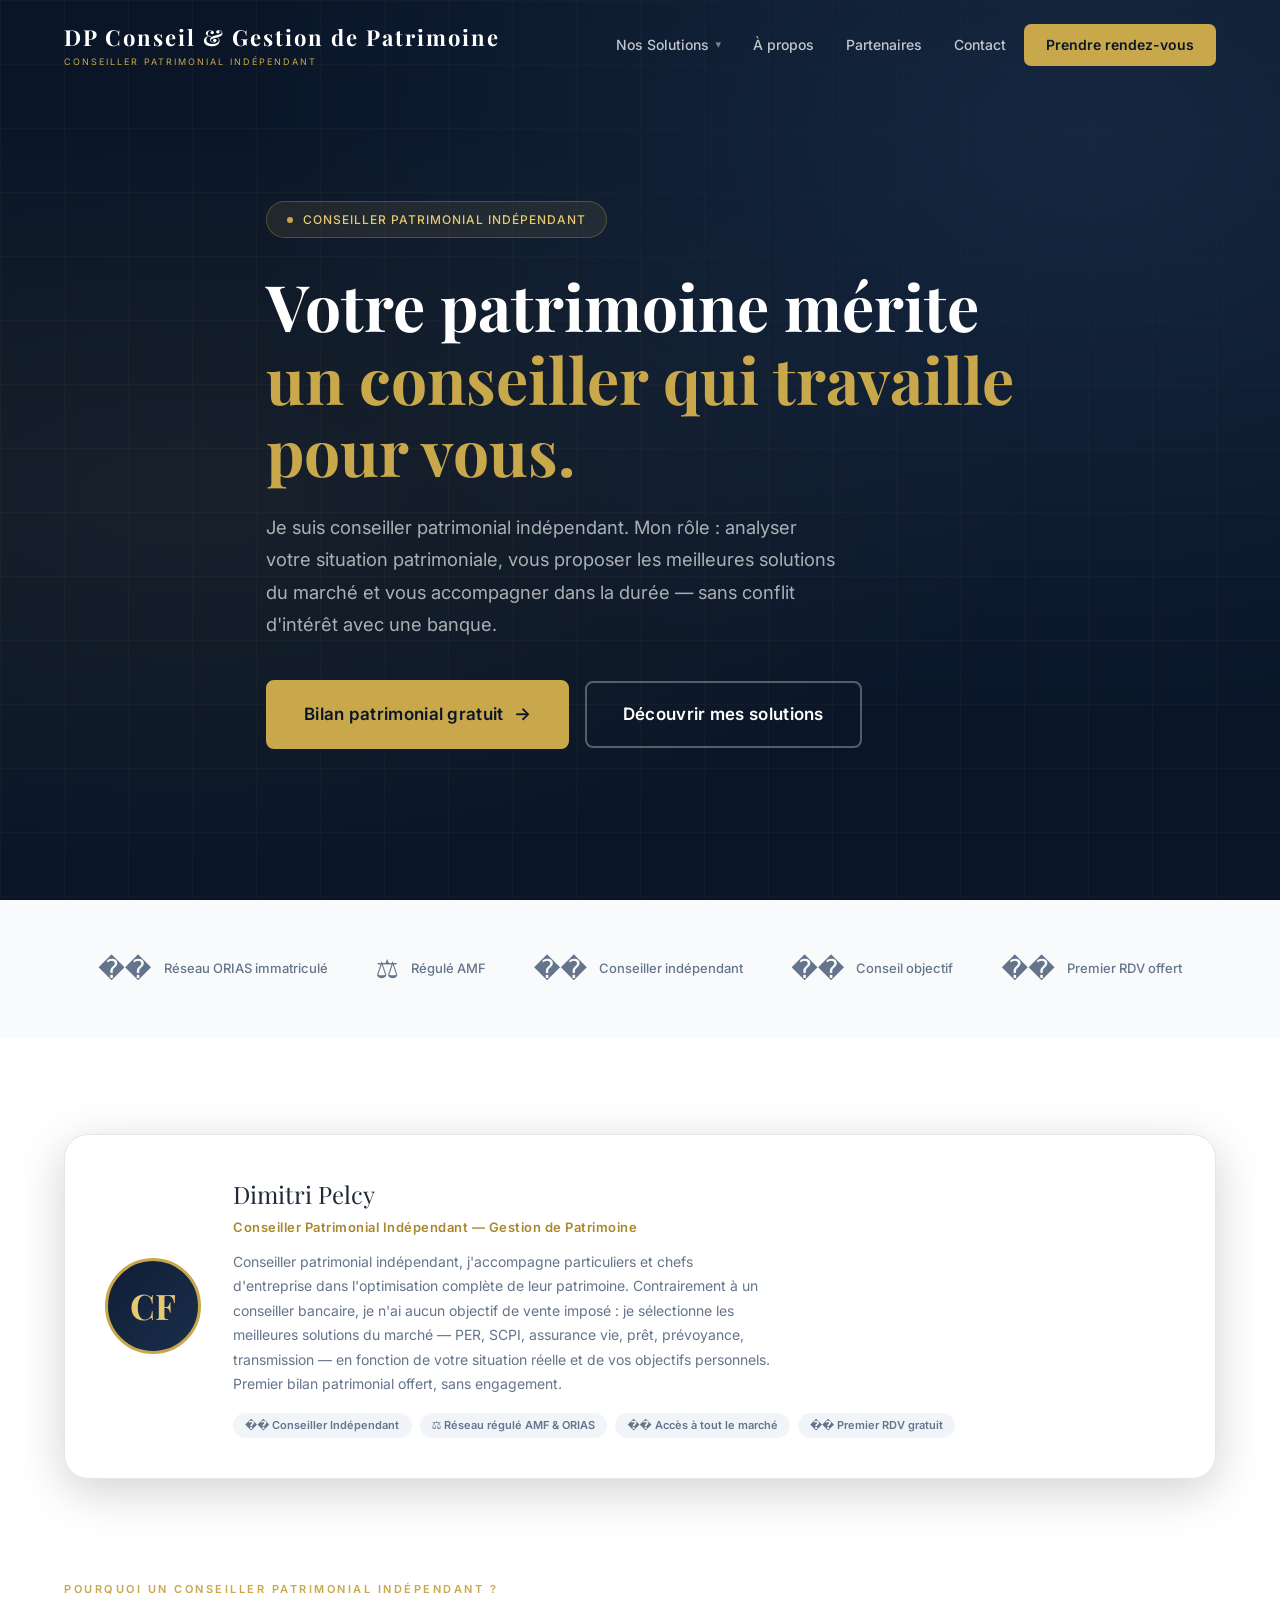
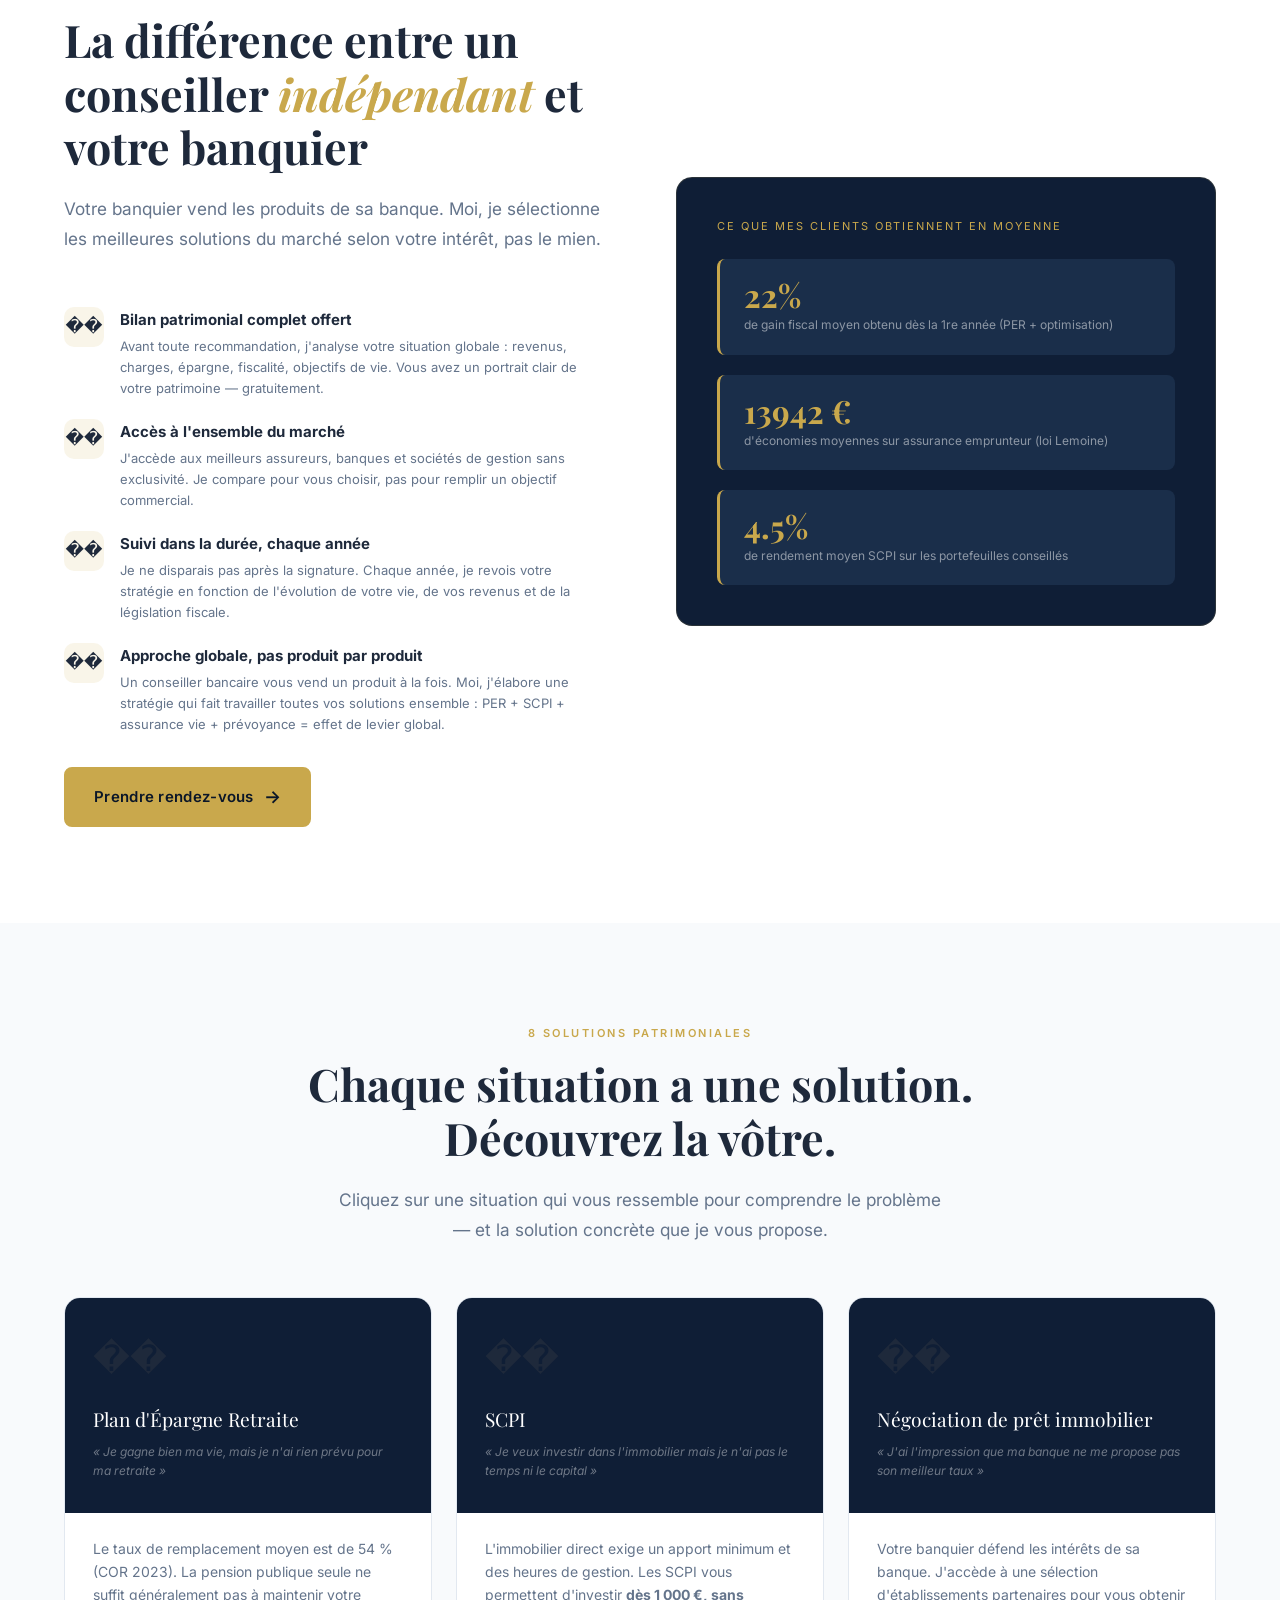
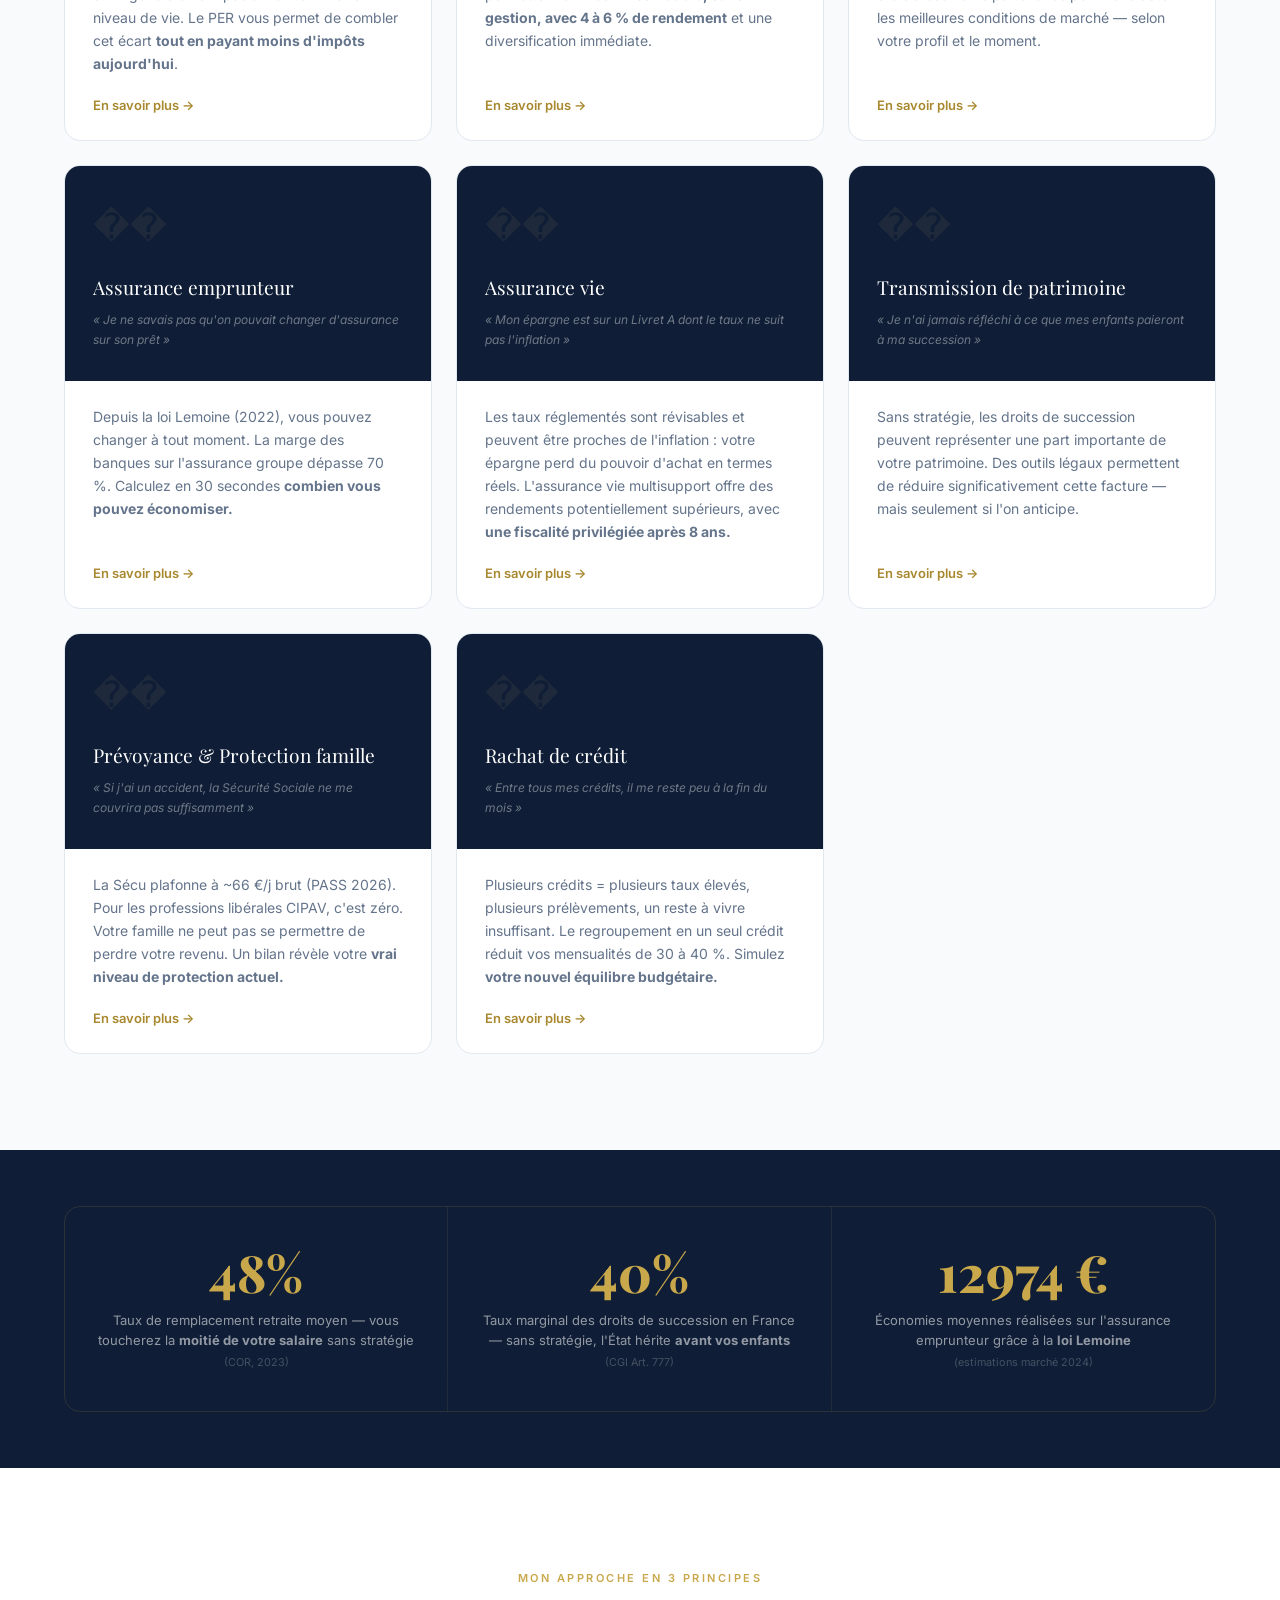
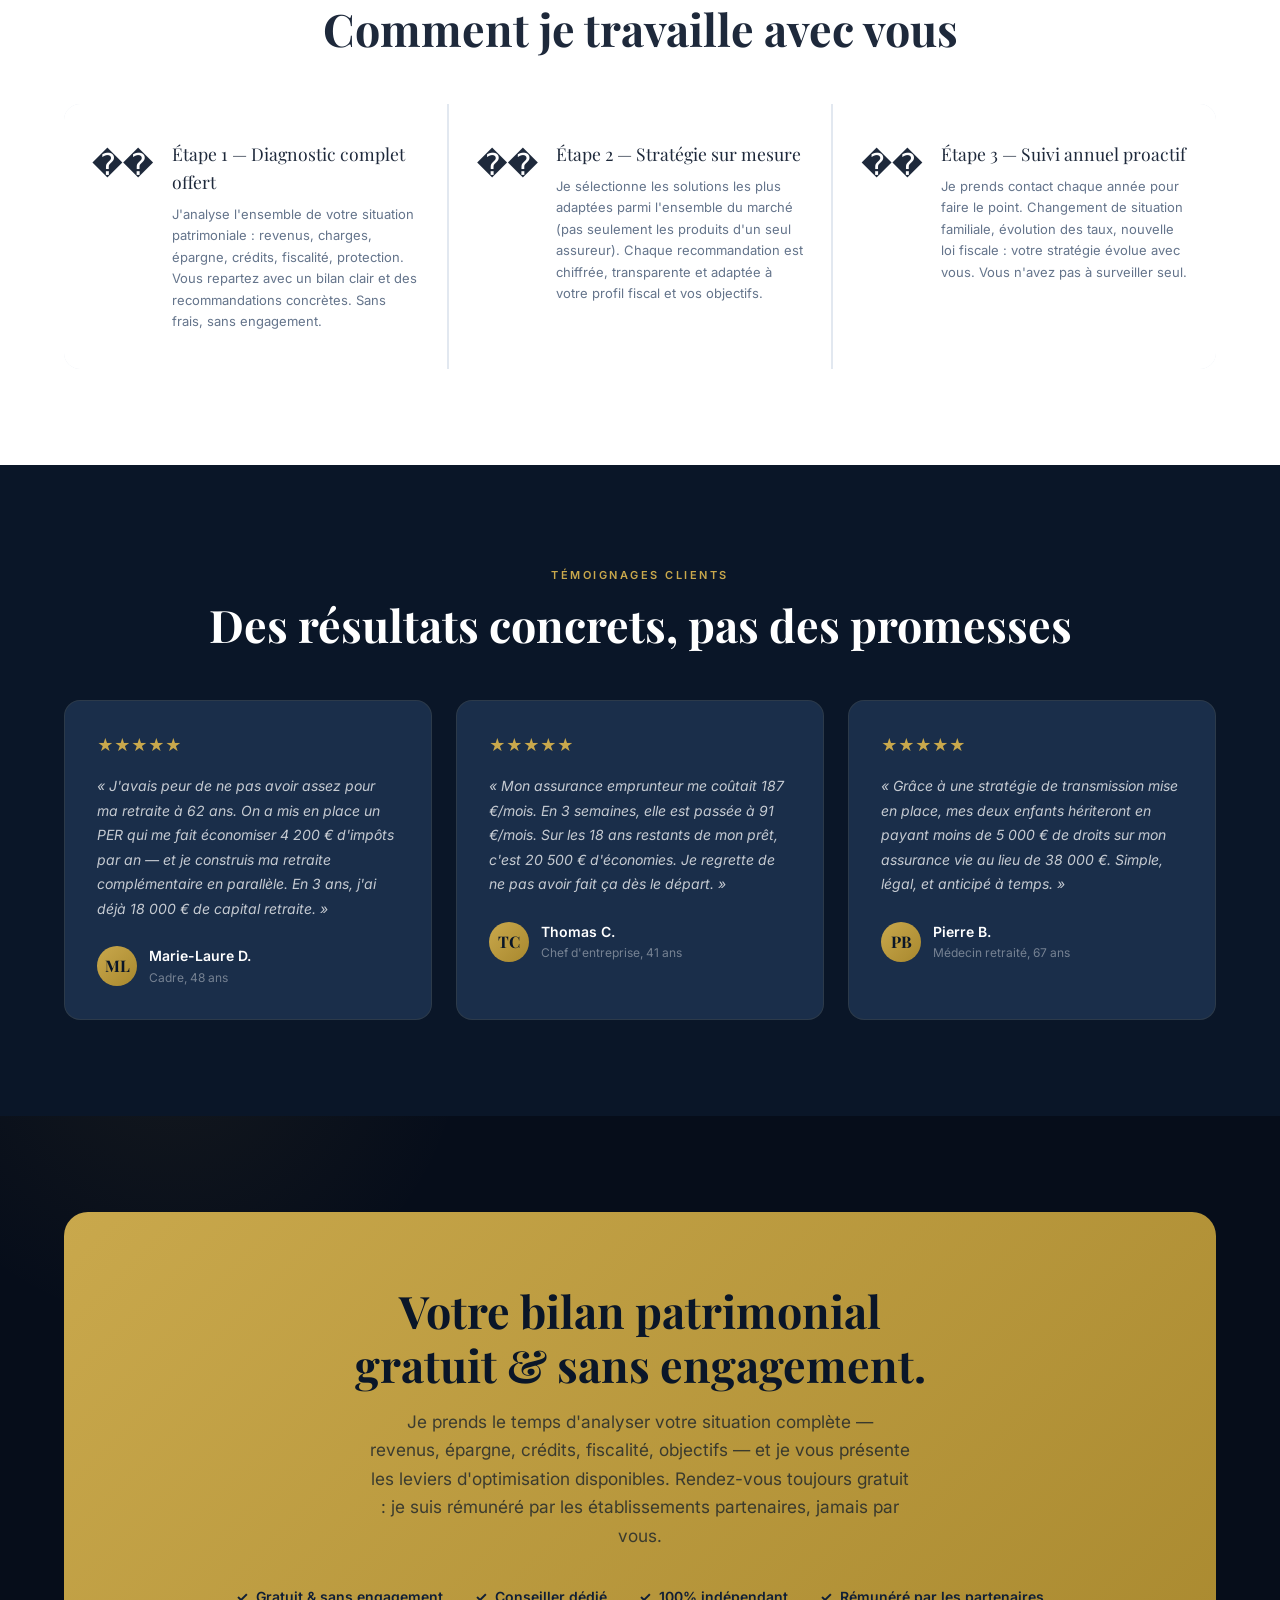
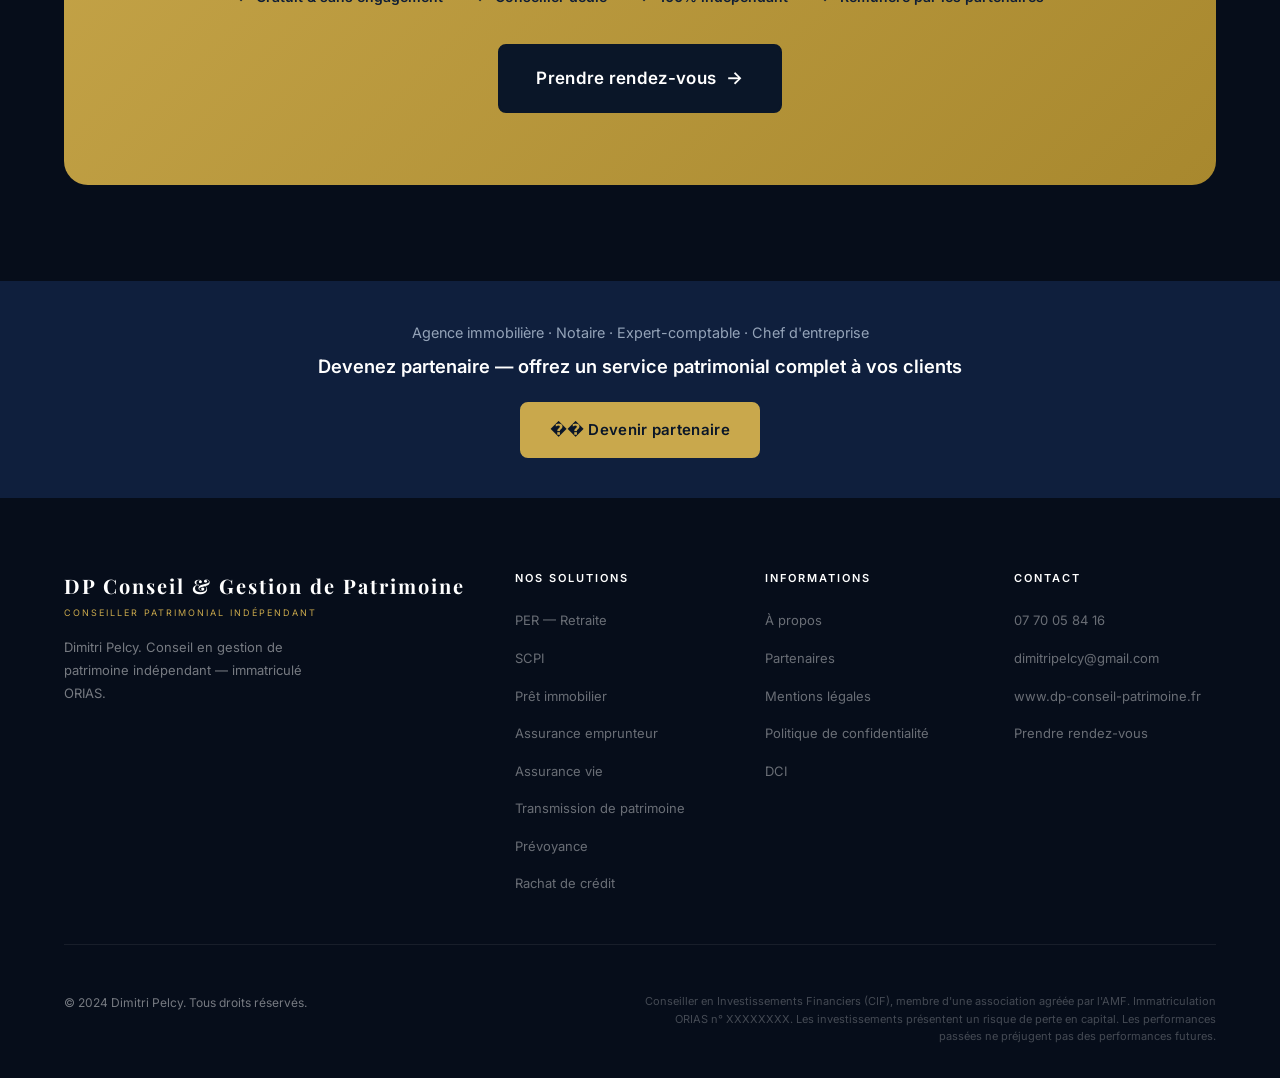
<file: index.html>
﻿<!DOCTYPE html>
<html lang="fr">
<head>
  <meta charset="UTF-8" />
  <meta name="viewport" content="width=device-width, initial-scale=1.0" />
  <title>Conseil Patrimonial Indépendant — Bilan &amp; Gestion de Patrimoine</title>
  <meta name="description" content="Conseiller patrimonial indépendant. PER, SCPI, assurance vie, prêt immobilier, transmission, prévoyance. Premier bilan patrimonial gratuit." />
  <link rel="canonical" href="https://www.dp-conseil-patrimoine.fr/" />
  <meta property="og:type" content="website" />
  <meta property="og:title" content="DP Conseil &amp; Gestion de Patrimoine — Conseiller Patrimonial Indépendant" />
  <meta property="og:description" content="Conseiller patrimonial indépendant. PER, SCPI, assurance vie, prêt immobilier, transmission, prévoyance. Premier bilan patrimonial gratuit." />
  <meta property="og:url" content="https://www.dp-conseil-patrimoine.fr/" />
  <meta name="twitter:card" content="summary" />
  <link rel="stylesheet" href="css/styles.css" />
  <link rel="stylesheet" href="css/simulators.css" />
</head>
<body>

<nav class="nav" id="nav">
  <div class="container">
    <div class="nav-inner">
      <a href="index.html" class="nav-logo">
        <span class="nav-logo-name">DP Conseil &amp; Gestion de Patrimoine</span>
        <span class="nav-logo-sub">Conseiller Patrimonial Indépendant</span>
      </a>
      <ul class="nav-links" id="nav-links">
        <li class="nav-dropdown">
          <span class="nav-dropdown-toggle">Nos Solutions</span>
          <div class="nav-dropdown-menu">
            <a href="retraite.html">�� PER — Préparer sa retraite</a>
            <a href="scpi.html">�� SCPI — Investissement immobilier</a>
            <a href="pret-immobilier.html">�� Négociation de prêt immobilier</a>
            <a href="assurance-emprunteur.html">�� Renégociation assurance emprunteur</a>
            <a href="assurance-vie.html">�� Assurance vie</a>
            <a href="transmission.html">��️ Transmission de patrimoine</a>
            <a href="prevoyance.html">��️ Prévoyance &amp; protection famille</a>
            <a href="rachat-credit.html">�� Rachat de crédit</a>
          </div>
        </li>
        <li><a href="#apropos">À propos</a></li>
        <li><a href="partenaires.html">Partenaires</a></li>
        <li><a href="#contact">Contact</a></li>
        <li><a href="#contact" class="nav-cta">Prendre rendez-vous</a></li>
      </ul>
      <button class="nav-mobile-toggle" id="nav-toggle" aria-label="Menu" aria-expanded="false">
        <span></span><span></span><span></span>
      </button>
    </div>
  </div>
</nav>

<!-- ── HERO ── -->
<section class="hero" style="min-height:100vh;">
  <div class="hero-bg-grid"></div>
  <div class="hero-bg-glow"></div>
  <div class="container">
    <div class="hero-content">
      <div class="hero-badge">
        <span class="hero-badge-dot"></span>
        Conseiller Patrimonial Indépendant
      </div>
      <h1>Votre patrimoine mérite<br/><em>un conseiller qui travaille<br/>pour vous.</em></h1>
      <p class="hero-lead">Je suis conseiller patrimonial indépendant. Mon rôle : analyser votre situation patrimoniale, vous proposer les meilleures solutions du marché et vous accompagner dans la durée — sans conflit d'intérêt avec une banque.</p>
      <div class="hero-actions">
        <a href="#contact" class="btn btn-primary btn-lg btn-arrow">Bilan patrimonial gratuit</a>
        <a href="#solutions" class="btn btn-outline btn-lg">Découvrir mes solutions</a>
      </div>
    </div>
  </div>
</section>

<!-- ── TRUST STRIP ── -->
<div class="trust-section">
  <div class="container">
    <div class="trust-items">
      <div class="trust-item"><span class="trust-icon">��️</span> Réseau ORIAS immatriculé</div>
      <div class="trust-item"><span class="trust-icon">⚖️</span> Régulé AMF</div>
      <div class="trust-item"><span class="trust-icon">��</span> Conseiller indépendant</div>
      <div class="trust-item"><span class="trust-icon">��</span> Conseil objectif</div>
      <div class="trust-item"><span class="trust-icon">��</span> Premier RDV offert</div>
    </div>
  </div>
</div>

<!-- ── ADVISOR CARD ── -->
<section class="section" id="apropos" style="padding-bottom:0;">
  <div class="container">
    <div class="advisor-card animate-in">
      <div class="advisor-avatar">CF</div>
      <div>
        <div class="advisor-name">Dimitri Pelcy</div>
        <div class="advisor-role">Conseiller Patrimonial Indépendant — Gestion de Patrimoine</div>
        <p class="advisor-bio">Conseiller patrimonial indépendant, j'accompagne particuliers et chefs d'entreprise dans l'optimisation complète de leur patrimoine. Contrairement à un conseiller bancaire, je n'ai aucun objectif de vente imposé : je sélectionne les meilleures solutions du marché — PER, SCPI, assurance vie, prêt, prévoyance, transmission — en fonction de votre situation réelle et de vos objectifs personnels. Premier bilan patrimonial offert, sans engagement.</p>
        <div class="advisor-badges">
          <span class="advisor-badge">��️ Conseiller Indépendant</span>
          <span class="advisor-badge">⚖️ Réseau régulé AMF &amp; ORIAS</span>
          <span class="advisor-badge">�� Accès à tout le marché</span>
          <span class="advisor-badge">�� Premier RDV gratuit</span>
        </div>
      </div>
    </div>
  </div>
</section>

<!-- ── DIFFERENTIATEURS ── -->
<section class="section" id="solutions">
  <div class="container">
    <div class="intro-split">
      <div>
        <span class="section-label">Pourquoi un conseiller patrimonial indépendant ?</span>
        <h2 class="section-title">La différence entre un conseiller <em class="text-gold">indépendant</em> et votre banquier</h2>
        <p class="section-subtitle">Votre banquier vend les produits de sa banque. Moi, je sélectionne les meilleures solutions du marché selon votre intérêt, pas le mien.</p>
        <div style="display:flex;flex-direction:column;gap:20px;margin-bottom:32px;">
          <div style="display:flex;gap:16px;align-items:flex-start;">
            <div style="flex-shrink:0;width:40px;height:40px;background:rgba(201,168,76,0.12);border-radius:10px;display:flex;align-items:center;justify-content:center;font-size:18px;">��</div>
            <div>
              <strong style="font-size:15px;color:var(--gray-800);">Bilan patrimonial complet offert</strong>
              <p style="font-size:13px;color:var(--gray-600);margin-top:4px;">Avant toute recommandation, j'analyse votre situation globale : revenus, charges, épargne, fiscalité, objectifs de vie. Vous avez un portrait clair de votre patrimoine — gratuitement.</p>
            </div>
          </div>
          <div style="display:flex;gap:16px;align-items:flex-start;">
            <div style="flex-shrink:0;width:40px;height:40px;background:rgba(201,168,76,0.12);border-radius:10px;display:flex;align-items:center;justify-content:center;font-size:18px;">��</div>
            <div>
              <strong style="font-size:15px;color:var(--gray-800);">Accès à l'ensemble du marché</strong>
              <p style="font-size:13px;color:var(--gray-600);margin-top:4px;">J'accède aux meilleurs assureurs, banques et sociétés de gestion sans exclusivité. Je compare pour vous choisir, pas pour remplir un objectif commercial.</p>
            </div>
          </div>
          <div style="display:flex;gap:16px;align-items:flex-start;">
            <div style="flex-shrink:0;width:40px;height:40px;background:rgba(201,168,76,0.12);border-radius:10px;display:flex;align-items:center;justify-content:center;font-size:18px;">��</div>
            <div>
              <strong style="font-size:15px;color:var(--gray-800);">Suivi dans la durée, chaque année</strong>
              <p style="font-size:13px;color:var(--gray-600);margin-top:4px;">Je ne disparais pas après la signature. Chaque année, je revois votre stratégie en fonction de l'évolution de votre vie, de vos revenus et de la législation fiscale.</p>
            </div>
          </div>
          <div style="display:flex;gap:16px;align-items:flex-start;">
            <div style="flex-shrink:0;width:40px;height:40px;background:rgba(201,168,76,0.12);border-radius:10px;display:flex;align-items:center;justify-content:center;font-size:18px;">��</div>
            <div>
              <strong style="font-size:15px;color:var(--gray-800);">Approche globale, pas produit par produit</strong>
              <p style="font-size:13px;color:var(--gray-600);margin-top:4px;">Un conseiller bancaire vous vend un produit à la fois. Moi, j'élabore une stratégie qui fait travailler toutes vos solutions ensemble : PER + SCPI + assurance vie + prévoyance = effet de levier global.</p>
            </div>
          </div>
        </div>
        <a href="#contact" class="btn btn-primary btn-arrow">Prendre rendez-vous</a>
      </div>
      <div class="animate-in delay-2">
        <div class="intro-visual-inner">
          <div style="font-size:11px;color:var(--gold-500);letter-spacing:2px;text-transform:uppercase;margin-bottom:24px;">Ce que mes clients obtiennent en moyenne</div>
          <div class="intro-stat-row">
            <div class="intro-stat-item">
              <div class="intro-stat-num" data-counter="23" data-suffix="%" data-decimals="0">0%</div>
              <div class="intro-stat-lbl">de gain fiscal moyen obtenu dès la 1re année (PER + optimisation)</div>
            </div>
            <div class="intro-stat-item">
              <div class="intro-stat-num" data-counter="14500" data-suffix=" €" data-decimals="0">0 €</div>
              <div class="intro-stat-lbl">d'économies moyennes sur assurance emprunteur (loi Lemoine)</div>
            </div>
            <div class="intro-stat-item">
              <div class="intro-stat-num" data-counter="4.7" data-suffix="%" data-decimals="1">0%</div>
              <div class="intro-stat-lbl">de rendement moyen SCPI sur les portefeuilles conseillés</div>
            </div>
          </div>
        </div>
      </div>
    </div>
  </div>
</section>

<!-- ── SOLUTIONS GRID ── -->
<section class="section section-light" id="nos-solutions">
  <div class="container">
    <div class="text-center">
      <span class="section-label">8 solutions patrimoniales</span>
      <h2 class="section-title animate-in">Chaque situation a une solution.<br/>Découvrez la vôtre.</h2>
      <p class="section-subtitle animate-in delay-1">Cliquez sur une situation qui vous ressemble pour comprendre le problème — et la solution concrète que je vous propose.</p>
    </div>
    <div class="products-grid">
      <a href="retraite.html" class="product-card animate-in">
        <div class="product-card-top">
          <div class="product-card-icon">��</div>
          <div class="product-card-title">Plan d'Épargne Retraite</div>
          <div class="product-card-problem">« Je gagne bien ma vie, mais je n'ai rien prévu pour ma retraite »</div>
        </div>
        <div class="product-card-body">
          <p class="product-card-desc">Le taux de remplacement moyen est de 54 % (COR 2023). La pension publique seule ne suffit généralement pas à maintenir votre niveau de vie. Le PER vous permet de combler cet écart <strong>tout en payant moins d'impôts aujourd'hui</strong>.</p>
          <span class="product-card-link">En savoir plus →</span>
        </div>
      </a>
      <a href="scpi.html" class="product-card animate-in delay-1">
        <div class="product-card-top">
          <div class="product-card-icon">��</div>
          <div class="product-card-title">SCPI</div>
          <div class="product-card-problem">« Je veux investir dans l'immobilier mais je n'ai pas le temps ni le capital »</div>
        </div>
        <div class="product-card-body">
          <p class="product-card-desc">L'immobilier direct exige un apport minimum et des heures de gestion. Les SCPI vous permettent d'investir <strong>dès 1 000 €, sans gestion, avec 4 à 6 % de rendement</strong> et une diversification immédiate.</p>
          <span class="product-card-link">En savoir plus →</span>
        </div>
      </a>
      <a href="pret-immobilier.html" class="product-card animate-in delay-2">
        <div class="product-card-top">
          <div class="product-card-icon">��</div>
          <div class="product-card-title">Négociation de prêt immobilier</div>
          <div class="product-card-problem">« J'ai l'impression que ma banque ne me propose pas son meilleur taux »</div>
        </div>
        <div class="product-card-body">
          <p class="product-card-desc">Votre banquier défend les intérêts de sa banque. J'accède à une sélection d'établissements partenaires pour vous obtenir les meilleures conditions de marché — selon votre profil et le moment.</p>
          <span class="product-card-link">En savoir plus →</span>
        </div>
      </a>
      <a href="assurance-emprunteur.html" class="product-card animate-in">
        <div class="product-card-top">
          <div class="product-card-icon">��</div>
          <div class="product-card-title">Assurance emprunteur</div>
          <div class="product-card-problem">« Je ne savais pas qu'on pouvait changer d'assurance sur son prêt »</div>
        </div>
        <div class="product-card-body">
          <p class="product-card-desc">Depuis la loi Lemoine (2022), vous pouvez changer à tout moment. La marge des banques sur l'assurance groupe dépasse 70 %. Calculez en 30 secondes <strong>combien vous pouvez économiser.</strong></p>
          <span class="product-card-link">En savoir plus →</span>
        </div>
      </a>
      <a href="assurance-vie.html" class="product-card animate-in delay-1">
        <div class="product-card-top">
          <div class="product-card-icon">��</div>
          <div class="product-card-title">Assurance vie</div>
          <div class="product-card-problem">« Mon épargne est sur un Livret A dont le taux ne suit pas l'inflation »</div>
        </div>
        <div class="product-card-body">
          <p class="product-card-desc">Les taux réglementés sont révisables et peuvent être proches de l'inflation : votre épargne perd du pouvoir d'achat en termes réels. L'assurance vie multisupport offre des rendements potentiellement supérieurs, avec <strong>une fiscalité privilégiée après 8 ans.</strong></p>
          <span class="product-card-link">En savoir plus →</span>
        </div>
      </a>
      <a href="transmission.html" class="product-card animate-in delay-2">
        <div class="product-card-top">
          <div class="product-card-icon">��️</div>
          <div class="product-card-title">Transmission de patrimoine</div>
          <div class="product-card-problem">« Je n'ai jamais réfléchi à ce que mes enfants paieront à ma succession »</div>
        </div>
        <div class="product-card-body">
          <p class="product-card-desc">Sans stratégie, les droits de succession peuvent représenter une part importante de votre patrimoine. Des outils légaux permettent de réduire significativement cette facture — mais seulement si l'on anticipe.</p>
          <span class="product-card-link">En savoir plus →</span>
        </div>
      </a>
      <a href="prevoyance.html" class="product-card animate-in">
        <div class="product-card-top">
          <div class="product-card-icon">��️</div>
          <div class="product-card-title">Prévoyance &amp; Protection famille</div>
          <div class="product-card-problem">« Si j'ai un accident, la Sécurité Sociale ne me couvrira pas suffisamment »</div>
        </div>
        <div class="product-card-body">
          <p class="product-card-desc">La Sécu plafonne à ~66 €/j brut (PASS 2026). Pour les professions libérales CIPAV, c'est zéro. Votre famille ne peut pas se permettre de perdre votre revenu. Un bilan révèle votre <strong>vrai niveau de protection actuel.</strong></p>
          <span class="product-card-link">En savoir plus →</span>
        </div>
      </a>
      <a href="rachat-credit.html" class="product-card animate-in delay-1">
        <div class="product-card-top">
          <div class="product-card-icon">��</div>
          <div class="product-card-title">Rachat de crédit</div>
          <div class="product-card-problem">« Entre tous mes crédits, il me reste peu à la fin du mois »</div>
        </div>
        <div class="product-card-body">
          <p class="product-card-desc">Plusieurs crédits = plusieurs taux élevés, plusieurs prélèvements, un reste à vivre insuffisant. Le regroupement en un seul crédit réduit vos mensualités de 30 à 40 %. Simulez <strong>votre nouvel équilibre budgétaire.</strong></p>
          <span class="product-card-link">En savoir plus →</span>
        </div>
      </a>
    </div>
  </div>
</section>

<!-- ── STATS ── -->
<div class="stats-strip">
  <div class="container">
    <div class="stats-grid">
      <div class="stat-item animate-in">
        <div class="stat-number" data-counter="54" data-suffix="%" data-decimals="0">0%</div>
        <div class="stat-label">Taux de remplacement retraite moyen — vous toucherez la <strong>moitié de votre salaire</strong> sans stratégie<br/><small style="opacity:0.4;">(COR, 2023)</small></div>
      </div>
      <div class="stat-item animate-in delay-1">
        <div class="stat-number" data-counter="45" data-suffix="%" data-decimals="0">0%</div>
        <div class="stat-label">Taux marginal des droits de succession en France — sans stratégie, l'État hérite <strong>avant vos enfants</strong><br/><small style="opacity:0.4;">(CGI Art. 777)</small></div>
      </div>
      <div class="stat-item animate-in delay-2">
        <div class="stat-number" data-counter="14500" data-suffix=" €" data-decimals="0">0 €</div>
        <div class="stat-label">Économies moyennes réalisées sur l'assurance emprunteur grâce à la <strong>loi Lemoine</strong><br/><small style="opacity:0.4;">(estimations marché 2024)</small></div>
      </div>
    </div>
  </div>
</div>

<!-- ── HIGHLIGHTS ── -->
<section class="section">
  <div class="container">
    <div class="text-center" style="margin-bottom:48px;">
      <span class="section-label">Mon approche en 3 principes</span>
      <h2 class="section-title animate-in">Comment je travaille avec vous</h2>
    </div>
    <div class="highlight-grid">
      <div class="highlight-item animate-in">
        <span class="highlight-icon">��</span>
        <div>
          <div class="highlight-title">Étape 1 — Diagnostic complet offert</div>
          <p class="highlight-text">J'analyse l'ensemble de votre situation patrimoniale : revenus, charges, épargne, crédits, fiscalité, protection. Vous repartez avec un bilan clair et des recommandations concrètes. Sans frais, sans engagement.</p>
        </div>
      </div>
      <div class="highlight-item animate-in delay-1">
        <span class="highlight-icon">��</span>
        <div>
          <div class="highlight-title">Étape 2 — Stratégie sur mesure</div>
          <p class="highlight-text">Je sélectionne les solutions les plus adaptées parmi l'ensemble du marché (pas seulement les produits d'un seul assureur). Chaque recommandation est chiffrée, transparente et adaptée à votre profil fiscal et vos objectifs.</p>
        </div>
      </div>
      <div class="highlight-item animate-in delay-2">
        <span class="highlight-icon">��</span>
        <div>
          <div class="highlight-title">Étape 3 — Suivi annuel proactif</div>
          <p class="highlight-text">Je prends contact chaque année pour faire le point. Changement de situation familiale, évolution des taux, nouvelle loi fiscale : votre stratégie évolue avec vous. Vous n'avez pas à surveiller seul.</p>
        </div>
      </div>
    </div>
  </div>
</section>

<!-- ── TESTIMONIALS ── -->
<section class="section section-dark">
  <div class="container">
    <div class="text-center" style="margin-bottom:48px;">
      <span class="section-label">Témoignages clients</span>
      <h2 class="section-title" style="color:var(--white);">Des résultats concrets, pas des promesses</h2>
    </div>
    <div class="testimonials-grid">
      <div class="testimonial-card animate-in">
        <div class="testimonial-stars">★★★★★</div>
        <p class="testimonial-text">« J'avais peur de ne pas avoir assez pour ma retraite à 62 ans. On a mis en place un PER qui me fait économiser 4 200 € d'impôts par an — et je construis ma retraite complémentaire en parallèle. En 3 ans, j'ai déjà 18 000 € de capital retraite. »</p>
        <div class="testimonial-author">
          <div class="testimonial-avatar">ML</div>
          <div>
            <div class="testimonial-name">Marie-Laure D.</div>
            <div class="testimonial-role">Cadre, 48 ans</div>
          </div>
        </div>
      </div>
      <div class="testimonial-card animate-in delay-1">
        <div class="testimonial-stars">★★★★★</div>
        <p class="testimonial-text">« Mon assurance emprunteur me coûtait 187 €/mois. En 3 semaines, elle est passée à 91 €/mois. Sur les 18 ans restants de mon prêt, c'est 20 500 € d'économies. Je regrette de ne pas avoir fait ça dès le départ. »</p>
        <div class="testimonial-author">
          <div class="testimonial-avatar">TC</div>
          <div>
            <div class="testimonial-name">Thomas C.</div>
            <div class="testimonial-role">Chef d'entreprise, 41 ans</div>
          </div>
        </div>
      </div>
      <div class="testimonial-card animate-in delay-2">
        <div class="testimonial-stars">★★★★★</div>
        <p class="testimonial-text">« Grâce à une stratégie de transmission mise en place, mes deux enfants hériteront en payant moins de 5 000 € de droits sur mon assurance vie au lieu de 38 000 €. Simple, légal, et anticipé à temps. »</p>
        <div class="testimonial-author">
          <div class="testimonial-avatar">PB</div>
          <div>
            <div class="testimonial-name">Pierre B.</div>
            <div class="testimonial-role">Médecin retraité, 67 ans</div>
          </div>
        </div>
      </div>
    </div>
  </div>
</section>

<!-- ── CTA ── -->
<section class="cta-section" id="contact">
  <div class="container">
    <div class="cta-box">
      <h2>Votre bilan patrimonial<br/>gratuit &amp; sans engagement.</h2>
      <p>Je prends le temps d'analyser votre situation complète — revenus, épargne, crédits, fiscalité, objectifs — et je vous présente les leviers d'optimisation disponibles. Rendez-vous toujours gratuit : je suis rémunéré par les établissements partenaires, jamais par vous.</p>
      <div class="cta-features">
        <span class="cta-feature">Gratuit &amp; sans engagement</span>
        <span class="cta-feature">Conseiller dédié</span>
        <span class="cta-feature">100% indépendant</span>
        <span class="cta-feature">Rémunéré par les partenaires</span>
      </div>
      <a href="index.html#contact" class="btn btn-dark btn-lg btn-arrow">Prendre rendez-vous</a>
    </div>
  </div>
</section>

<!-- ── DEVENIR PARTENAIRE ── -->
<div style="background:#0f1f3d;padding:2.5rem 0;text-align:center;">
  <div class="container">
    <p style="color:#94a3b8;margin:0 0 0.5rem;font-size:0.9rem;">Agence immobilière · Notaire · Expert-comptable · Chef d'entreprise</p>
    <p style="color:#fff;font-size:1.15rem;font-weight:600;margin:0 0 1.25rem;">Devenez partenaire — offrez un service patrimonial complet à vos clients</p>
    <a href="partenaires.html" class="btn btn-primary">�� Devenir partenaire</a>
  </div>
</div>

<footer class="footer">
  <div class="container">
    <div class="footer-top">
      <div>
        <div class="footer-brand-name">DP Conseil &amp; Gestion de Patrimoine</div>
        <div class="footer-brand-sub">Conseiller Patrimonial Indépendant</div>
        <p class="footer-brand-desc">Dimitri Pelcy. Conseil en gestion de patrimoine indépendant — immatriculé ORIAS.</p>
      </div>
      <div>
        <div class="footer-col-title">Nos Solutions</div>
        <ul class="footer-links">
          <li><a href="retraite.html">PER — Retraite</a></li>
          <li><a href="scpi.html">SCPI</a></li>
          <li><a href="pret-immobilier.html">Prêt immobilier</a></li>
          <li><a href="assurance-emprunteur.html">Assurance emprunteur</a></li>
          <li><a href="assurance-vie.html">Assurance vie</a></li>
          <li><a href="transmission.html">Transmission de patrimoine</a></li>
          <li><a href="prevoyance.html">Prévoyance</a></li>
          <li><a href="rachat-credit.html">Rachat de crédit</a></li>
        </ul>
      </div>
      <div>
        <div class="footer-col-title">Informations</div>
        <ul class="footer-links">
          <li><a href="#apropos">À propos</a></li>
          <li><a href="partenaires.html">Partenaires</a></li>
          <li><a href="mentions-legales.html">Mentions légales</a></li>
          <li><a href="politique-confidentialite.html">Politique de confidentialité</a></li>
          <li><a href="dci.html">DCI</a></li>
        </ul>
      </div>
      <div>
        <div class="footer-col-title">Contact</div>
        <ul class="footer-links">
          <li><a href="tel:0770058416">07 70 05 84 16</a></li>
          <li><a href="mailto:dimitripelcy@gmail.com">dimitripelcy@gmail.com</a></li>
          <li><a href="https://www.dp-conseil-patrimoine.fr">www.dp-conseil-patrimoine.fr</a></li>
          <li><a href="#contact">Prendre rendez-vous</a></li>
        </ul>
      </div>
    </div>
    <div class="footer-bottom">
      <p class="footer-copy">© 2024 Dimitri Pelcy. Tous droits réservés.</p>
      <p class="footer-legal">Conseiller en Investissements Financiers (CIF), membre d'une association agréée par l'AMF. Immatriculation ORIAS n° XXXXXXXX. Les investissements présentent un risque de perte en capital. Les performances passées ne préjugent pas des performances futures.</p>
    </div>
  </div>
</footer>

<!-- ══════════════════════ POP-UP INVITATION PARTENAIRES ══════════════════════ -->
<div class="modal-overlay" id="invite-modal" aria-hidden="true">
  <div class="modal" role="dialog" aria-modal="true" aria-labelledby="invite-title">
    <button class="modal-close" data-invite-close aria-label="Fermer">&times;</button>
    <div class="modal-pad modal-invite">
      <div class="modal-invite-icon">🤝</div>
      <h3 id="invite-title">Découvrez notre réseau de partenaires</h3>
      <p>Agences immobilières, notaires, experts-comptables, courtiers… Trouvez le professionnel de confiance le plus adapté à vos besoins, près de chez vous.</p>
      <a href="partenaires.html" class="btn btn-primary btn-arrow">Voir les partenaires</a>
      <button class="modal-invite-skip" data-invite-close>Plus tard</button>
    </div>
  </div>
</div>

<script src="js/main.js"></script>
<script src="js/simulators.js"></script>
<script>
/* ── Pop-up d'invitation vers la page Partenaires (1 fois par visiteur) ── */
(function () {
  var modal = document.getElementById('invite-modal');
  if (!modal) return;
  var KEY = 'dpcp_invite_partenaires_v1';
  var seen = false;
  try { seen = localStorage.getItem(KEY) === '1'; } catch (e) {}

  var mark = function () { try { localStorage.setItem(KEY, '1'); } catch (e) {} };
  var close = function () {
    modal.classList.remove('open');
    document.body.style.overflow = '';
    modal.setAttribute('aria-hidden', 'true');
    mark();
  };

  if (!seen) {
    setTimeout(function () {
      modal.classList.add('open');
      modal.setAttribute('aria-hidden', 'false');
      document.body.style.overflow = 'hidden';
    }, 6000);
  }

  modal.addEventListener('click', function (e) {
    if (e.target.closest('a[href]')) { mark(); return; }            // clic sur "Voir les partenaires"
    if (e.target === modal || e.target.closest('[data-invite-close]')) close();
  });
  document.addEventListener('keydown', function (e) {
    if (e.key === 'Escape' && modal.classList.contains('open')) close();
  });
})();
</script>
</body>
</html>
</file>
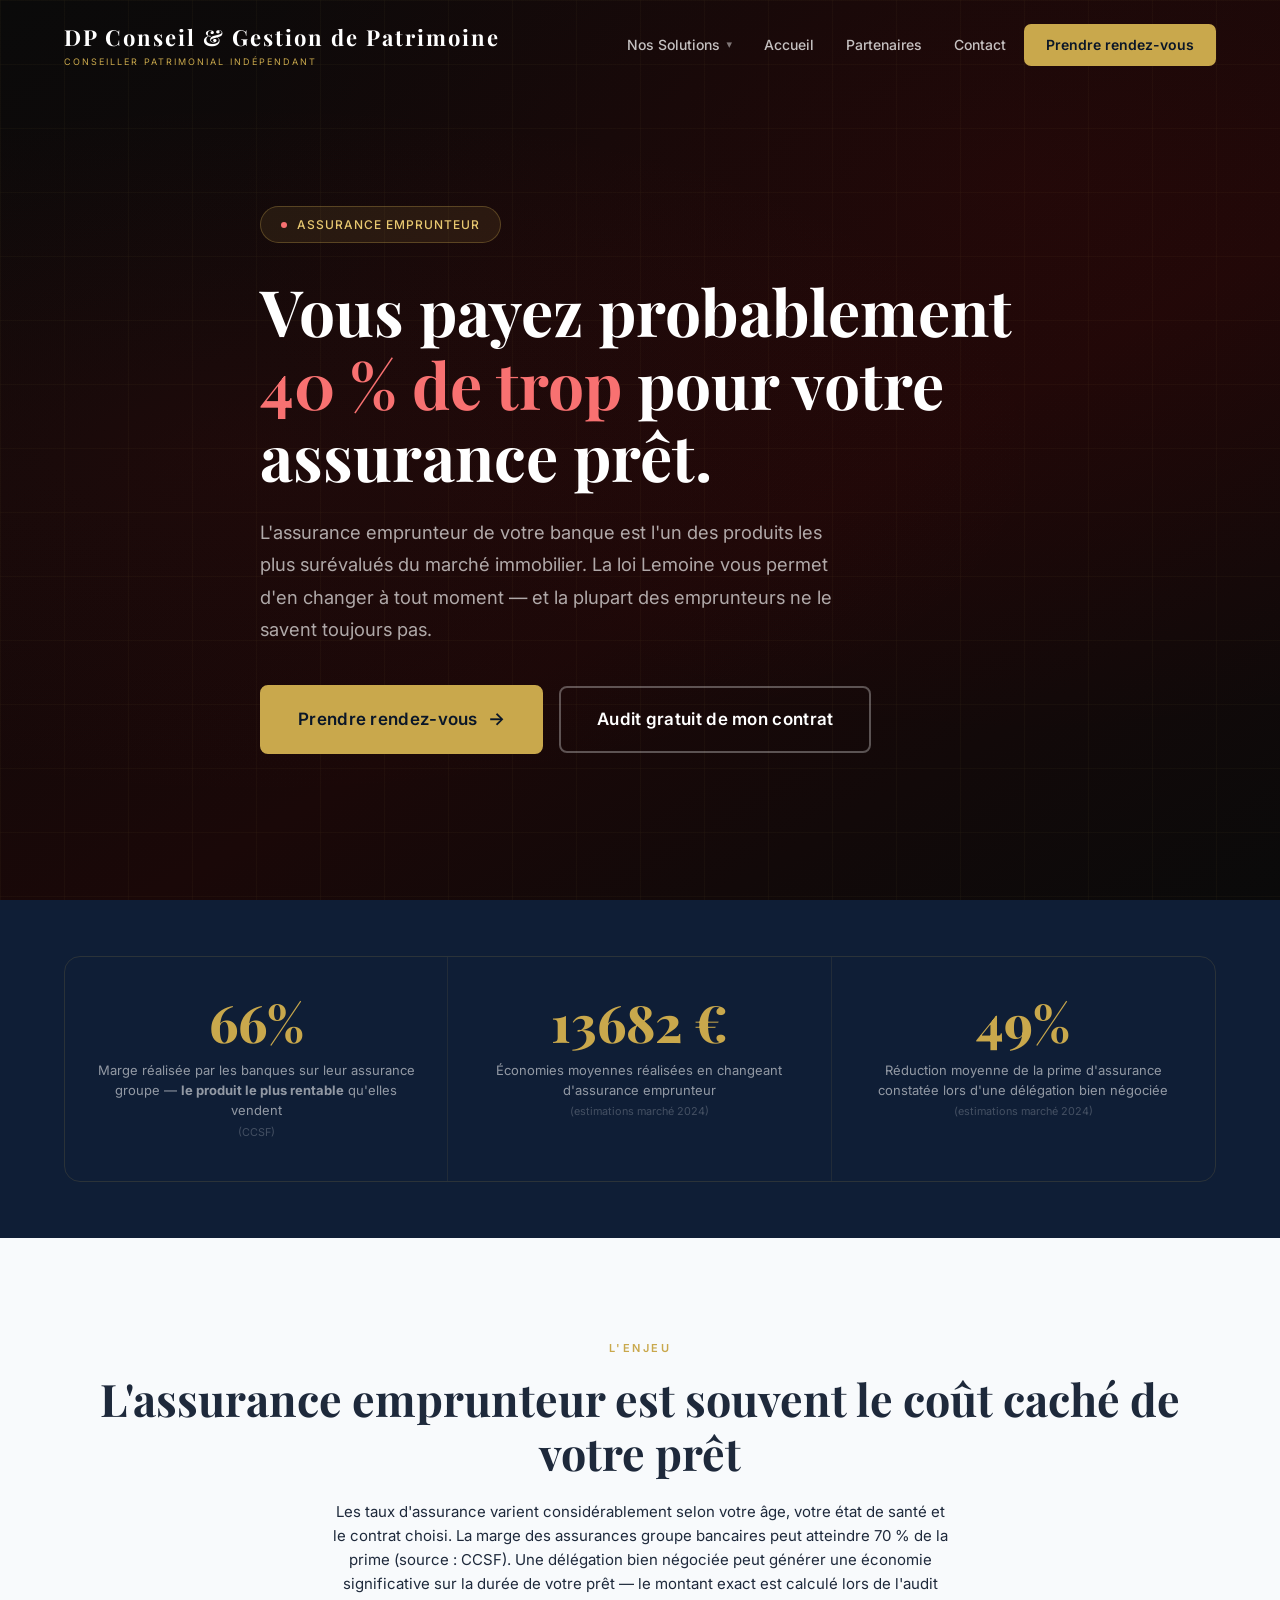
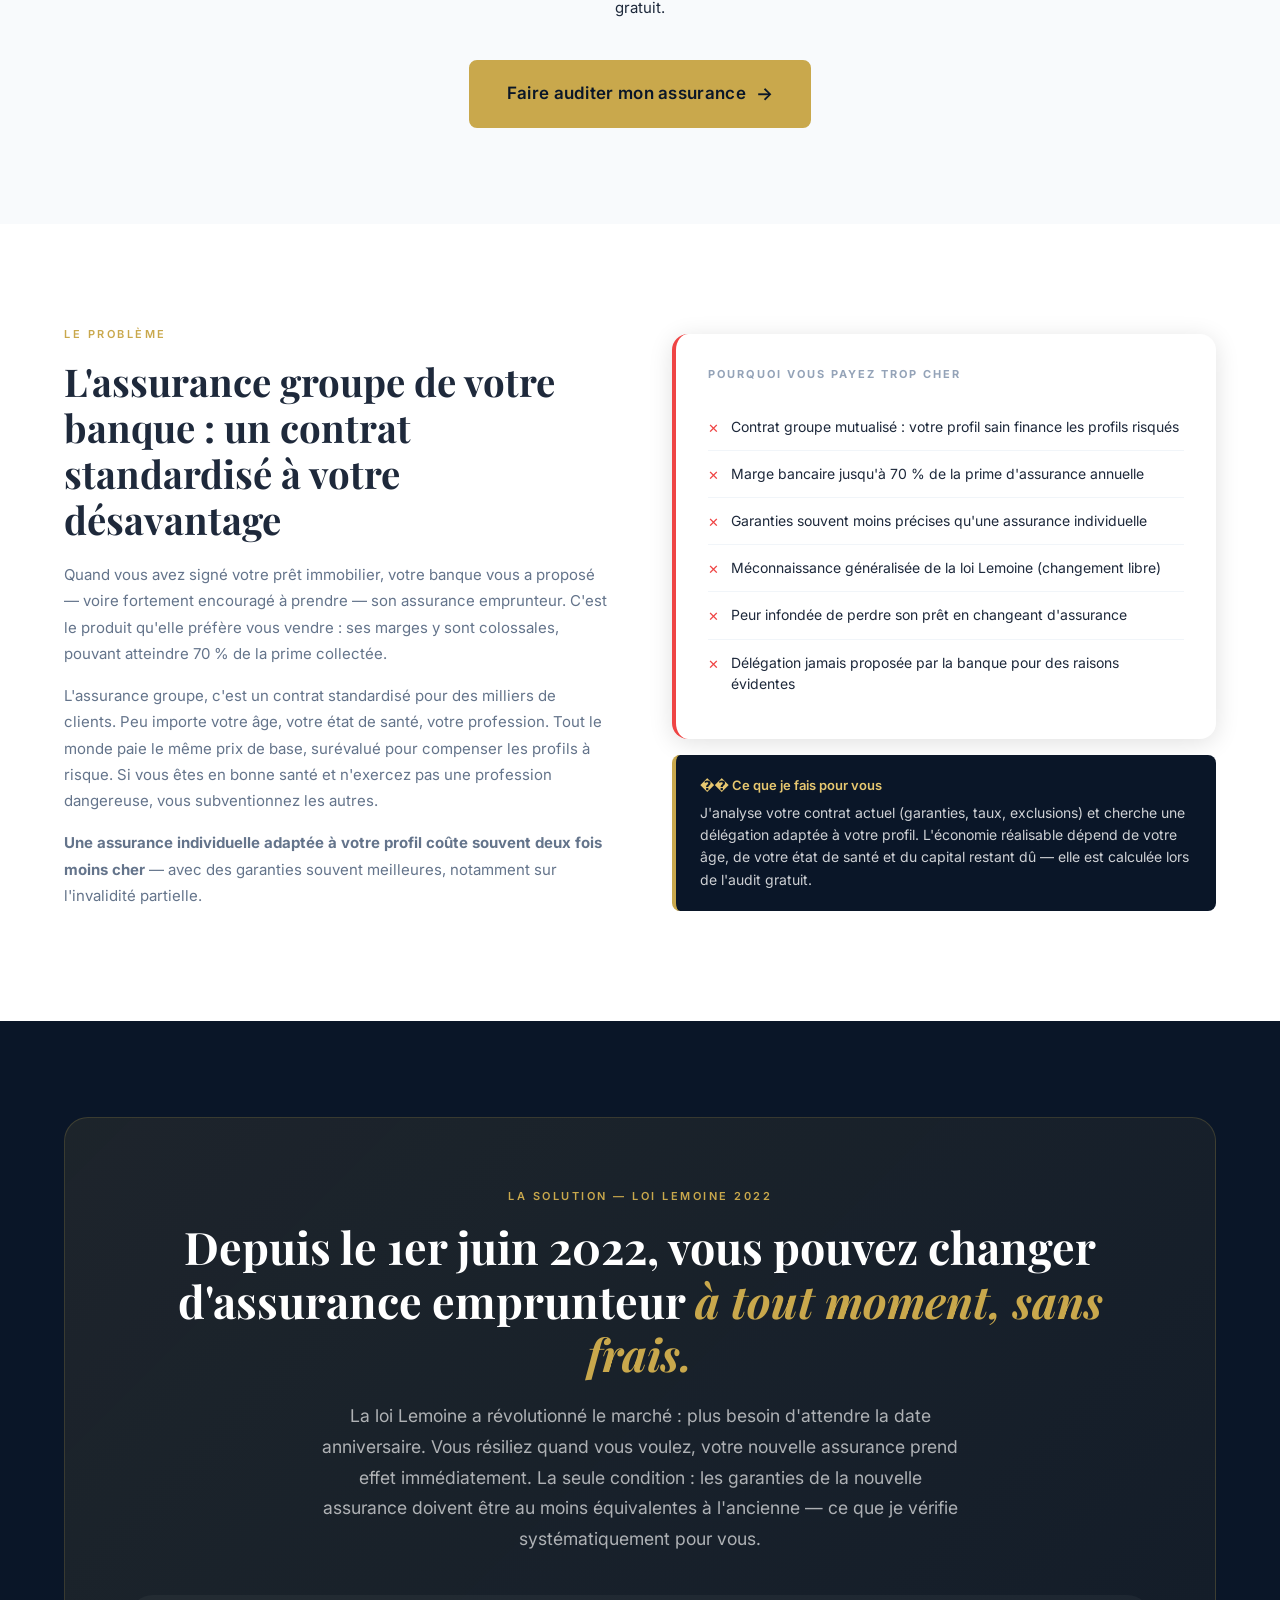
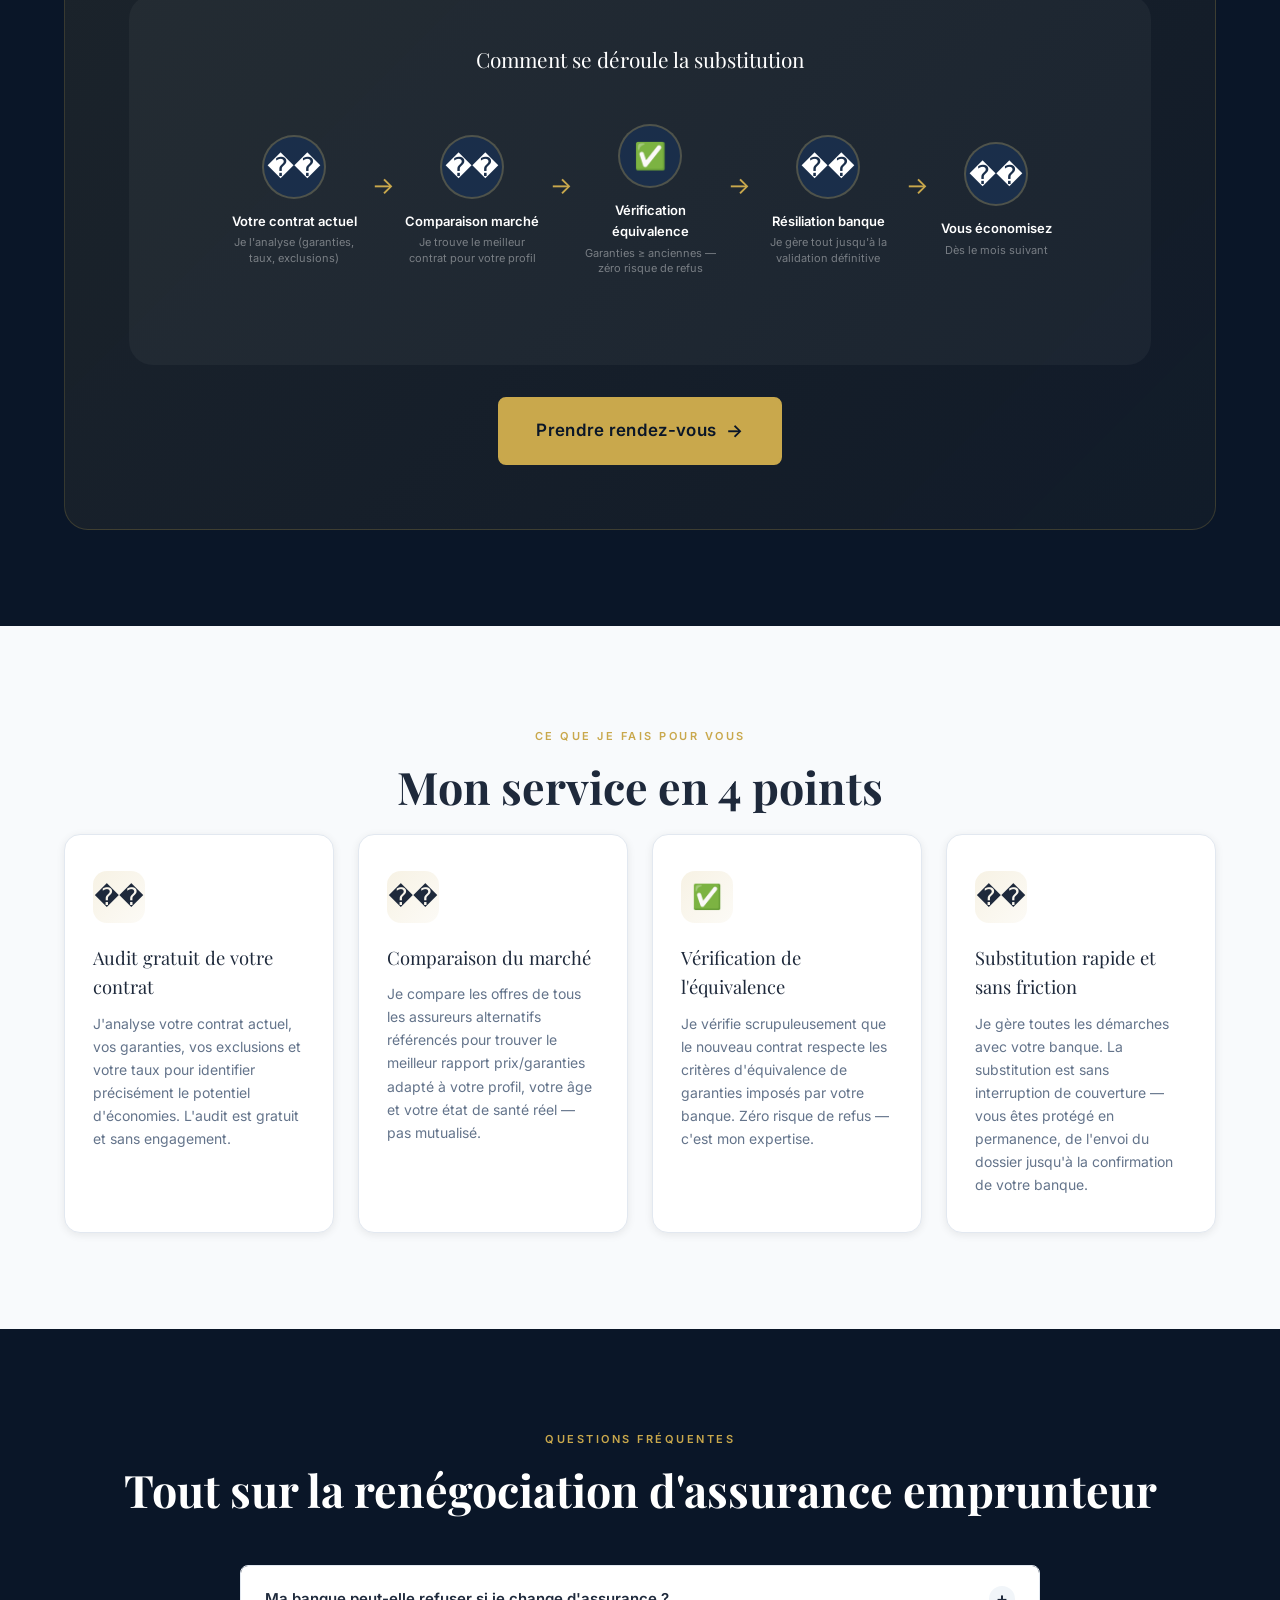
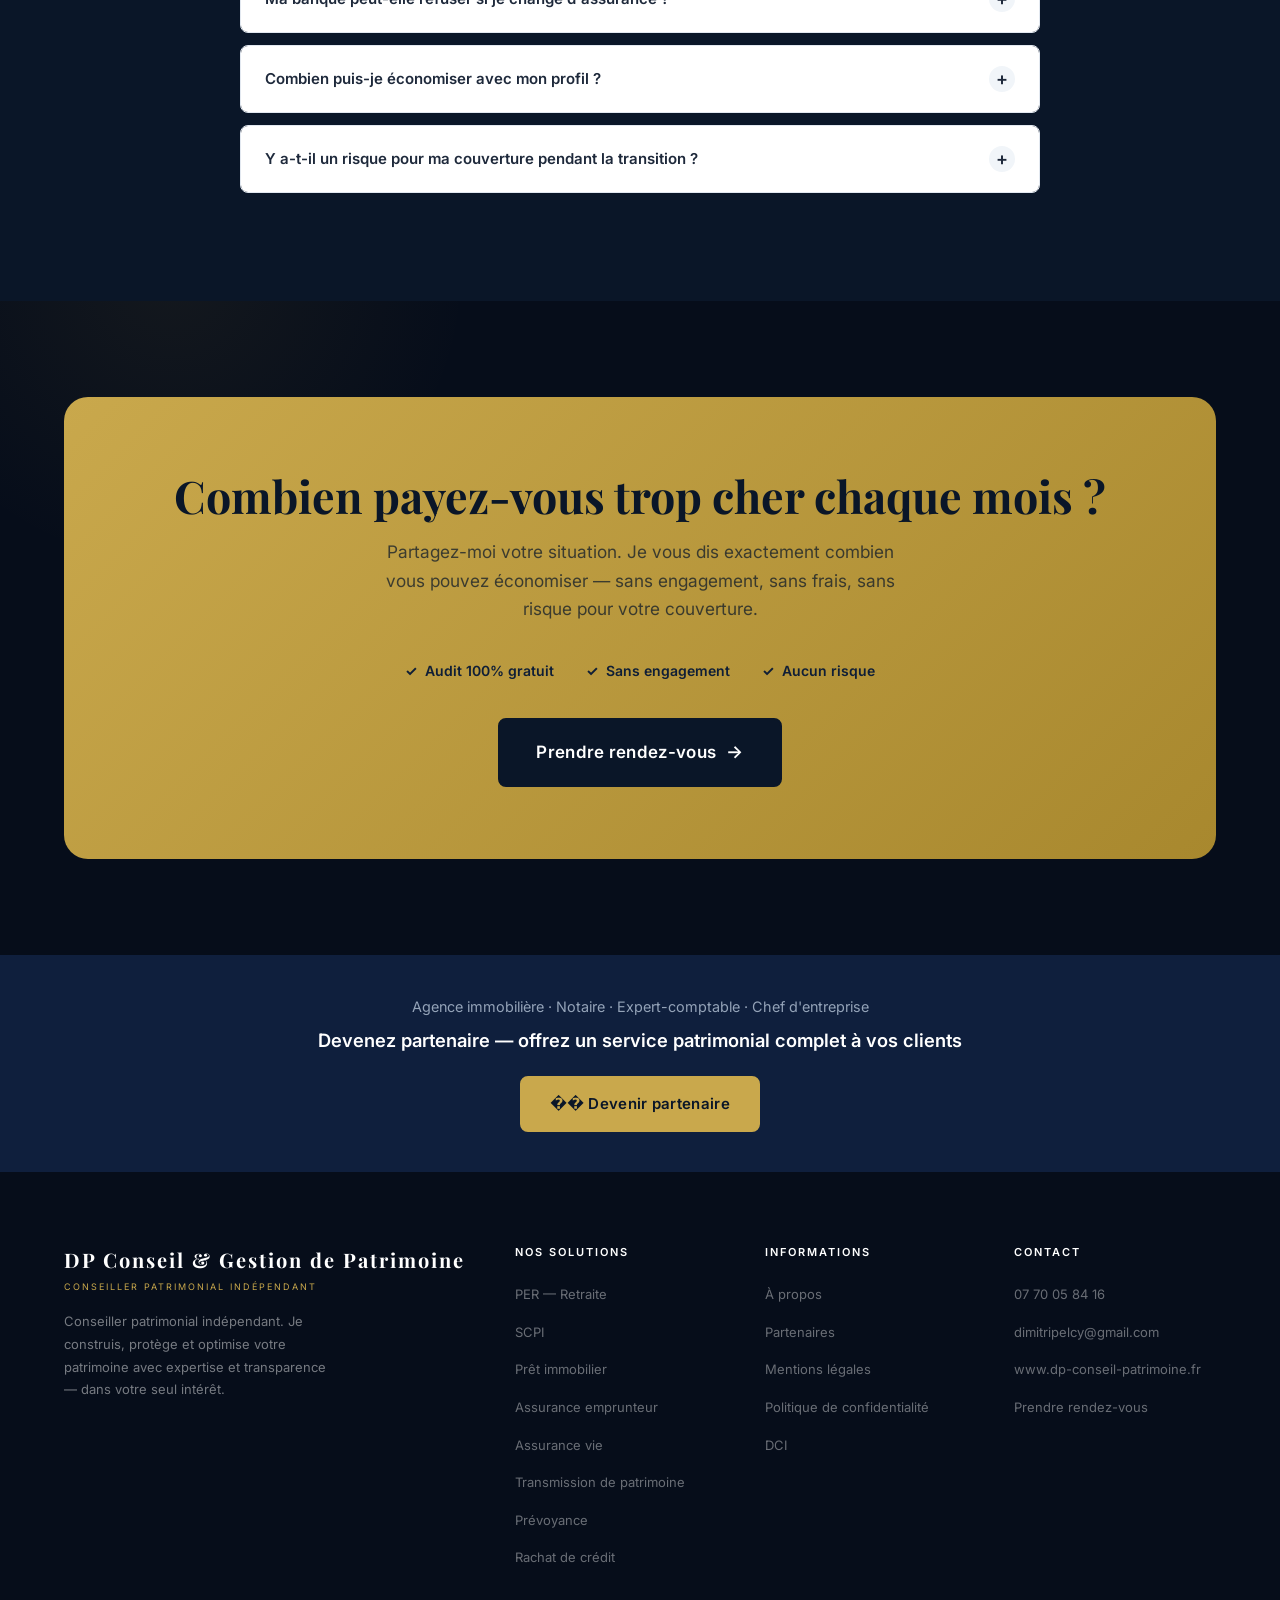
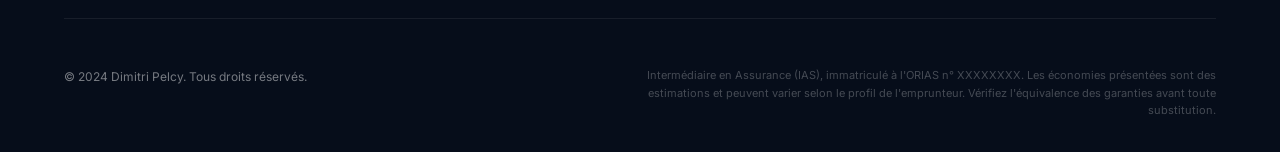
<file: assurance-emprunteur.html>
﻿<!DOCTYPE html>
<html lang="fr">
<head>
  <meta charset="UTF-8" />
  <meta name="viewport" content="width=device-width, initial-scale=1.0" />
  <title>Assurance emprunteur — Vous payez trop cher | DP Conseil &amp; Gestion de Patrimoine</title>
  <meta name="description" content="Depuis la loi Lemoine, vous pouvez changer d'assurance emprunteur à tout moment. Économisez jusqu'à 15 000 € sur la durée de votre prêt." />
  <link rel="stylesheet" href="css/styles.css" />
  <link rel="stylesheet" href="css/simulators.css" />
</head>
<body>

<nav class="nav" id="nav">
  <div class="container">
    <div class="nav-inner">
      <a href="index.html" class="nav-logo">
        <span class="nav-logo-name">DP Conseil &amp; Gestion de Patrimoine</span>
        <span class="nav-logo-sub">Conseiller Patrimonial Indépendant</span>
      </a>
      <ul class="nav-links" id="nav-links">
        <li class="nav-dropdown">
          <span class="nav-dropdown-toggle">Nos Solutions</span>
          <div class="nav-dropdown-menu">
            <a href="retraite.html">�� PER — Préparer sa retraite</a>
            <a href="scpi.html">�� SCPI — Investissement immobilier</a>
            <a href="pret-immobilier.html">�� Négociation de prêt immobilier</a>
            <a href="assurance-emprunteur.html">�� Renégociation assurance emprunteur</a>
            <a href="assurance-vie.html">�� Assurance vie</a>
            <a href="transmission.html">��️ Transmission de patrimoine</a>
            <a href="prevoyance.html">��️ Prévoyance &amp; protection famille</a>
            <a href="rachat-credit.html">�� Rachat de crédit</a>
          </div>
        </li>
        <li><a href="index.html">Accueil</a></li>
        <li><a href="partenaires.html">Partenaires</a></li>
        <li><a href="index.html#contact">Contact</a></li>
        <li><a href="index.html#contact" class="nav-cta">Prendre rendez-vous</a></li>
      </ul>
      <button class="nav-mobile-toggle" id="nav-toggle" aria-label="Menu" aria-expanded="false">
        <span></span><span></span><span></span>
      </button>
    </div>
  </div>
</nav>

<!-- ══════════════════════ HERO ══════════════════════ -->
<section class="hero hero-problem" style="padding-top:140px;padding-bottom:80px;">
  <div class="hero-bg-grid"></div>
  <div class="hero-bg-glow"></div>
  <div class="container">
    <div class="hero-content">
      <div class="hero-badge">
        <span class="hero-badge-dot" style="background:#F87171;"></span>
        Assurance emprunteur
      </div>
      <h1>Vous payez probablement<br/><span style="color:#F87171;">40 % de trop</span> pour votre assurance prêt.</h1>
      <p class="hero-lead">L'assurance emprunteur de votre banque est l'un des produits les plus surévalués du marché immobilier. La loi Lemoine vous permet d'en changer à tout moment — et la plupart des emprunteurs ne le savent toujours pas.</p>
      <div class="hero-actions">
        <a href="index.html#contact" class="btn btn-primary btn-lg btn-arrow">Prendre rendez-vous</a>
        <a href="index.html#contact" class="btn btn-outline btn-lg">Audit gratuit de mon contrat</a>
      </div>
    </div>
  </div>
</section>

<!-- ══════════════════════ STATS ══════════════════════ -->
<div class="stats-strip">
  <div class="container">
    <div class="stats-grid">
      <div class="stat-item">
        <div class="stat-number" data-counter="70" data-suffix="%" data-decimals="0">0%</div>
        <div class="stat-label">Marge réalisée par les banques sur leur assurance groupe — <strong>le produit le plus rentable</strong> qu'elles vendent<br/><small style="opacity:0.4;">(CCSF)</small></div>
      </div>
      <div class="stat-item">
        <div class="stat-number" data-counter="14500" data-suffix=" €" data-decimals="0">0</div>
        <div class="stat-label">Économies moyennes réalisées en changeant d'assurance emprunteur<br/><small style="opacity:0.4;">(estimations marché 2024)</small></div>
      </div>
      <div class="stat-item">
        <div class="stat-number" data-counter="52" data-suffix="%" data-decimals="0">0%</div>
        <div class="stat-label">Réduction moyenne de la prime d'assurance constatée lors d'une délégation bien négociée<br/><small style="opacity:0.4;">(estimations marché 2024)</small></div>
      </div>
    </div>
  </div>
</div>

<!-- ══════════════════════ ENJEU ══════════════════════ -->
<section class="section section-light">
  <div class="container">
    <div class="text-center" style="margin-bottom:40px;">
      <span class="section-label">L'enjeu</span>
      <h2 class="section-title animate-in">L'assurance emprunteur est souvent le coût caché de votre prêt</h2>
      <p style="color:var(--gray-500);max-width:620px;margin:0 auto;font-size:15px;">Les taux d'assurance varient considérablement selon votre âge, votre état de santé et le contrat choisi. La marge des assurances groupe bancaires peut atteindre 70 % de la prime (source : CCSF). Une délégation bien négociée peut générer une économie significative sur la durée de votre prêt — le montant exact est calculé lors de l'audit gratuit.</p>
    </div>
    <div style="max-width:500px;margin:0 auto;text-align:center;" class="animate-in">
      <a href="index.html#contact" class="btn btn-primary btn-lg btn-arrow">Faire auditer mon assurance</a>
    </div>
  </div>
</section>

<!-- ══════════════════════ PROBLÈME ══════════════════════ -->
<section class="section">
  <div class="container">
    <div class="problem-content">
      <div class="problem-text animate-in">
        <span class="section-label">Le problème</span>
        <h3>L'assurance groupe de votre banque : un contrat standardisé à votre désavantage</h3>
        <p>Quand vous avez signé votre prêt immobilier, votre banque vous a proposé — voire fortement encouragé à prendre — son assurance emprunteur. C'est le produit qu'elle préfère vous vendre : ses marges y sont colossales, pouvant atteindre 70 % de la prime collectée.</p>
        <p>L'assurance groupe, c'est un contrat standardisé pour des milliers de clients. Peu importe votre âge, votre état de santé, votre profession. Tout le monde paie le même prix de base, surévalué pour compenser les profils à risque. Si vous êtes en bonne santé et n'exercez pas une profession dangereuse, vous subventionnez les autres.</p>
        <p><strong>Une assurance individuelle adaptée à votre profil coûte souvent deux fois moins cher</strong> — avec des garanties souvent meilleures, notamment sur l'invalidité partielle.</p>
      </div>
      <div class="animate-in delay-2">
        <div class="problem-card">
          <div class="problem-card-title">Pourquoi vous payez trop cher</div>
          <ul class="problem-list">
            <li>Contrat groupe mutualisé : votre profil sain finance les profils risqués</li>
            <li>Marge bancaire jusqu'à 70 % de la prime d'assurance annuelle</li>
            <li>Garanties souvent moins précises qu'une assurance individuelle</li>
            <li>Méconnaissance généralisée de la loi Lemoine (changement libre)</li>
            <li>Peur infondée de perdre son prêt en changeant d'assurance</li>
            <li>Délégation jamais proposée par la banque pour des raisons évidentes</li>
          </ul>
        </div>
        <div style="margin-top:16px;background:var(--navy-800);border-radius:var(--radius-sm);padding:20px 24px;border-left:4px solid var(--gold-500);">
          <div style="font-size:13px;color:var(--gold-400);font-weight:600;margin-bottom:6px;">�� Ce que je fais pour vous</div>
          <div style="font-size:14px;color:rgba(255,255,255,0.8);line-height:1.6;">J'analyse votre contrat actuel (garanties, taux, exclusions) et cherche une délégation adaptée à votre profil. L'économie réalisable dépend de votre âge, de votre état de santé et du capital restant dû — elle est calculée lors de l'audit gratuit.</div>
        </div>
      </div>
    </div>
  </div>
</section>

<!-- ══════════════════════ SOLUTION ══════════════════════ -->
<section class="section section-dark" id="solution">
  <div class="container">
    <div class="solution-banner animate-in">
      <span class="section-label">La solution — Loi Lemoine 2022</span>
      <h2>Depuis le 1er juin 2022, vous pouvez changer<br/>d'assurance emprunteur <em class="text-gold">à tout moment, sans frais.</em></h2>
      <p>La loi Lemoine a révolutionné le marché : plus besoin d'attendre la date anniversaire. Vous résiliez quand vous voulez, votre nouvelle assurance prend effet immédiatement. La seule condition : les garanties de la nouvelle assurance doivent être au moins équivalentes à l'ancienne — ce que je vérifie systématiquement pour vous.</p>

      <!-- Flow schema substitution -->
      <div class="schema-section" style="background:rgba(255,255,255,0.04);margin-top:40px;">
        <div class="schema-section-title" style="color:var(--white);">Comment se déroule la substitution</div>
        <div class="flow-schema">
          <div class="flow-step">
            <div class="flow-icon">��</div>
            <div class="flow-step-title">Votre contrat actuel</div>
            <div class="flow-step-sub">Je l'analyse (garanties, taux, exclusions)</div>
          </div>
          <div class="flow-arrow">→</div>
          <div class="flow-step">
            <div class="flow-icon">��</div>
            <div class="flow-step-title">Comparaison marché</div>
            <div class="flow-step-sub">Je trouve le meilleur contrat pour votre profil</div>
          </div>
          <div class="flow-arrow">→</div>
          <div class="flow-step">
            <div class="flow-icon">✅</div>
            <div class="flow-step-title">Vérification équivalence</div>
            <div class="flow-step-sub">Garanties ≥ anciennes — zéro risque de refus</div>
          </div>
          <div class="flow-arrow">→</div>
          <div class="flow-step">
            <div class="flow-icon">��</div>
            <div class="flow-step-title">Résiliation banque</div>
            <div class="flow-step-sub">Je gère tout jusqu'à la validation définitive</div>
          </div>
          <div class="flow-arrow">→</div>
          <div class="flow-step">
            <div class="flow-icon">��</div>
            <div class="flow-step-title">Vous économisez</div>
            <div class="flow-step-sub">Dès le mois suivant</div>
          </div>
        </div>
      </div>

      <div style="margin-top:32px;text-align:center;">
        <a href="index.html#contact" class="btn btn-primary btn-lg btn-arrow">Prendre rendez-vous</a>
      </div>
    </div>
  </div>
</section>


<!-- ══════════════════════ AVANTAGES ══════════════════════ -->
<section class="section section-light">
  <div class="container">
    <div class="text-center">
      <span class="section-label">Ce que je fais pour vous</span>
      <h2 class="section-title animate-in">Mon service en 4 points</h2>
    </div>
    <div class="benefits-grid">
      <div class="benefit-card animate-in">
        <div class="benefit-icon">��</div>
        <div class="benefit-title">Audit gratuit de votre contrat</div>
        <p class="benefit-text">J'analyse votre contrat actuel, vos garanties, vos exclusions et votre taux pour identifier précisément le potentiel d'économies. L'audit est gratuit et sans engagement.</p>
      </div>
      <div class="benefit-card animate-in delay-1">
        <div class="benefit-icon">��</div>
        <div class="benefit-title">Comparaison du marché</div>
        <p class="benefit-text">Je compare les offres de tous les assureurs alternatifs référencés pour trouver le meilleur rapport prix/garanties adapté à votre profil, votre âge et votre état de santé réel — pas mutualisé.</p>
      </div>
      <div class="benefit-card animate-in delay-2">
        <div class="benefit-icon">✅</div>
        <div class="benefit-title">Vérification de l'équivalence</div>
        <p class="benefit-text">Je vérifie scrupuleusement que le nouveau contrat respecte les critères d'équivalence de garanties imposés par votre banque. Zéro risque de refus — c'est mon expertise.</p>
      </div>
      <div class="benefit-card animate-in delay-3">
        <div class="benefit-icon">��</div>
        <div class="benefit-title">Substitution rapide et sans friction</div>
        <p class="benefit-text">Je gère toutes les démarches avec votre banque. La substitution est sans interruption de couverture — vous êtes protégé en permanence, de l'envoi du dossier jusqu'à la confirmation de votre banque.</p>
      </div>
    </div>
  </div>
</section>

<!-- ══════════════════════ FAQ ══════════════════════ -->
<section class="section section-dark">
  <div class="container">
    <div class="text-center" style="margin-bottom:48px;">
      <span class="section-label">Questions fréquentes</span>
      <h2 class="section-title" style="color:var(--white);">Tout sur la renégociation d'assurance emprunteur</h2>
    </div>
    <div class="faq-list">
      <div class="faq-item">
        <button class="faq-question">Ma banque peut-elle refuser si je change d'assurance ?<span class="faq-icon">+</span></button>
        <div class="faq-answer"><p>Non, pas si votre nouvelle assurance présente des garanties au moins équivalentes à l'ancienne. La banque dispose de 10 jours ouvrés pour accepter ou refuser, et doit motiver tout refus par écrit. Si elle refuse sans motif valable, vous pouvez saisir le médiateur bancaire. Je vérifie systématiquement l'équivalence des garanties avant la substitution pour éliminer tout risque de refus.</p></div>
      </div>
      <div class="faq-item">
        <button class="faq-question">Combien puis-je économiser avec mon profil ?<span class="faq-icon">+</span></button>
        <div class="faq-answer"><p>Cela dépend de votre âge, de votre état de santé, du capital restant dû et du taux de votre assurance actuelle. En général, les économies sont d'autant plus importantes que vous êtes jeune et en bonne santé. Un emprunteur de 35-45 ans en bonne santé peut économiser entre 8 000 et 20 000 € sur la durée restante. L'audit gratuit vous donne le chiffre exact, sans engagement.</p></div>
      </div>
      <div class="faq-item">
        <button class="faq-question">Y a-t-il un risque pour ma couverture pendant la transition ?<span class="faq-icon">+</span></button>
        <div class="faq-answer"><p>Non. La procédure légale garantit la continuité de votre couverture. Le nouveau contrat prend effet exactement au moment où l'ancien est résilié. Vous n'êtes jamais sans protection. Je coordonne les délais entre les deux contrats pour qu'il n'y ait aucun vide de couverture.</p></div>
      </div>
    </div>
  </div>
</section>

<!-- ══════════════════════ CTA ══════════════════════ -->
<section class="cta-section">
  <div class="container">
    <div class="cta-box">
      <h2>Combien payez-vous trop cher chaque mois ?</h2>
      <p>Partagez-moi votre situation. Je vous dis exactement combien vous pouvez économiser — sans engagement, sans frais, sans risque pour votre couverture.</p>
      <div class="cta-features">
        <span class="cta-feature">Audit 100% gratuit</span>
        <span class="cta-feature">Sans engagement</span>
        <span class="cta-feature">Aucun risque</span>
      </div>
      <a href="index.html#contact" class="btn btn-dark btn-lg btn-arrow">Prendre rendez-vous</a>
    </div>
  </div>
</section>

<!-- ── DEVENIR PARTENAIRE ── -->
<div style="background:#0f1f3d;padding:2.5rem 0;text-align:center;">
  <div class="container">
    <p style="color:#94a3b8;margin:0 0 0.5rem;font-size:0.9rem;">Agence immobilière · Notaire · Expert-comptable · Chef d'entreprise</p>
    <p style="color:#fff;font-size:1.15rem;font-weight:600;margin:0 0 1.25rem;">Devenez partenaire — offrez un service patrimonial complet à vos clients</p>
    <a href="partenaires.html" class="btn btn-primary">�� Devenir partenaire</a>
  </div>
</div>

<!-- ══════════════════════ FOOTER ══════════════════════ -->
<footer class="footer">
  <div class="container">
    <div class="footer-top">
      <div>
        <div class="footer-brand-name">DP Conseil &amp; Gestion de Patrimoine</div>
        <div class="footer-brand-sub">Conseiller Patrimonial Indépendant</div>
        <p class="footer-brand-desc">Conseiller patrimonial indépendant. Je construis, protège et optimise votre patrimoine avec expertise et transparence — dans votre seul intérêt.</p>
      </div>
      <div>
        <div class="footer-col-title">Nos Solutions</div>
        <ul class="footer-links">
          <li><a href="retraite.html">PER — Retraite</a></li>
          <li><a href="scpi.html">SCPI</a></li>
          <li><a href="pret-immobilier.html">Prêt immobilier</a></li>
          <li><a href="assurance-emprunteur.html">Assurance emprunteur</a></li>
          <li><a href="assurance-vie.html">Assurance vie</a></li>
          <li><a href="transmission.html">Transmission de patrimoine</a></li>
          <li><a href="prevoyance.html">Prévoyance</a></li>
          <li><a href="rachat-credit.html">Rachat de crédit</a></li>
        </ul>
      </div>
      <div>
        <div class="footer-col-title">Informations</div>
        <ul class="footer-links">
          <li><a href="index.html#apropos">À propos</a></li>
          <li><a href="partenaires.html">Partenaires</a></li>
          <li><a href="mentions-legales.html">Mentions légales</a></li>
          <li><a href="politique-confidentialite.html">Politique de confidentialité</a></li>
          <li><a href="dci.html">DCI</a></li>
        </ul>
      </div>
      <div>
        <div class="footer-col-title">Contact</div>
        <ul class="footer-links">
          <li><a href="tel:0770058416">07 70 05 84 16</a></li>
          <li><a href="mailto:dimitripelcy@gmail.com">dimitripelcy@gmail.com</a></li>
          <li><a href="https://www.dp-conseil-patrimoine.fr">www.dp-conseil-patrimoine.fr</a></li>
          <li><a href="index.html#contact">Prendre rendez-vous</a></li>
        </ul>
      </div>
    </div>
    <div class="footer-bottom">
      <p class="footer-copy">© 2024 Dimitri Pelcy. Tous droits réservés.</p>
      <p class="footer-legal">Intermédiaire en Assurance (IAS), immatriculé à l'ORIAS n° XXXXXXXX. Les économies présentées sont des estimations et peuvent varier selon le profil de l'emprunteur. Vérifiez l'équivalence des garanties avant toute substitution.</p>
    </div>
  </div>
</footer>

<script src="js/main.js"></script>
<script src="js/simulators.js"></script>
</body>
</html>
</file>
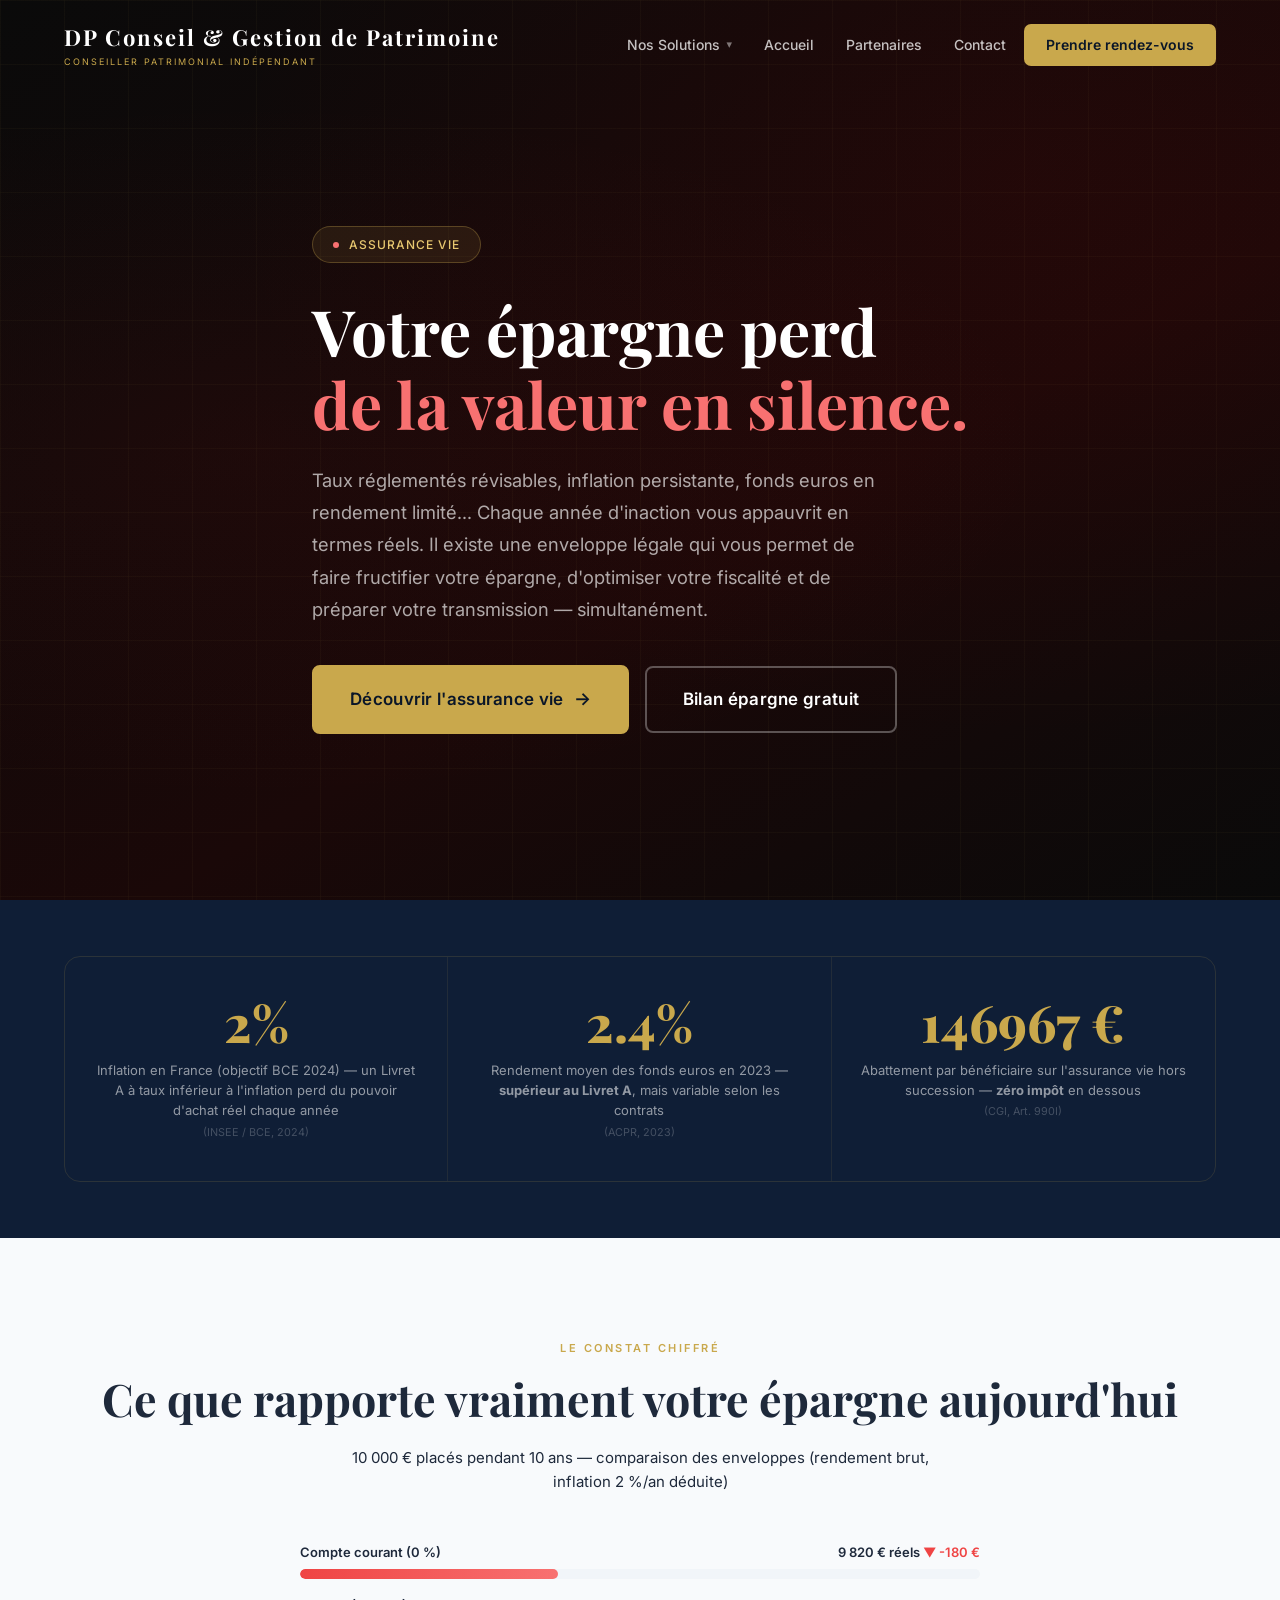
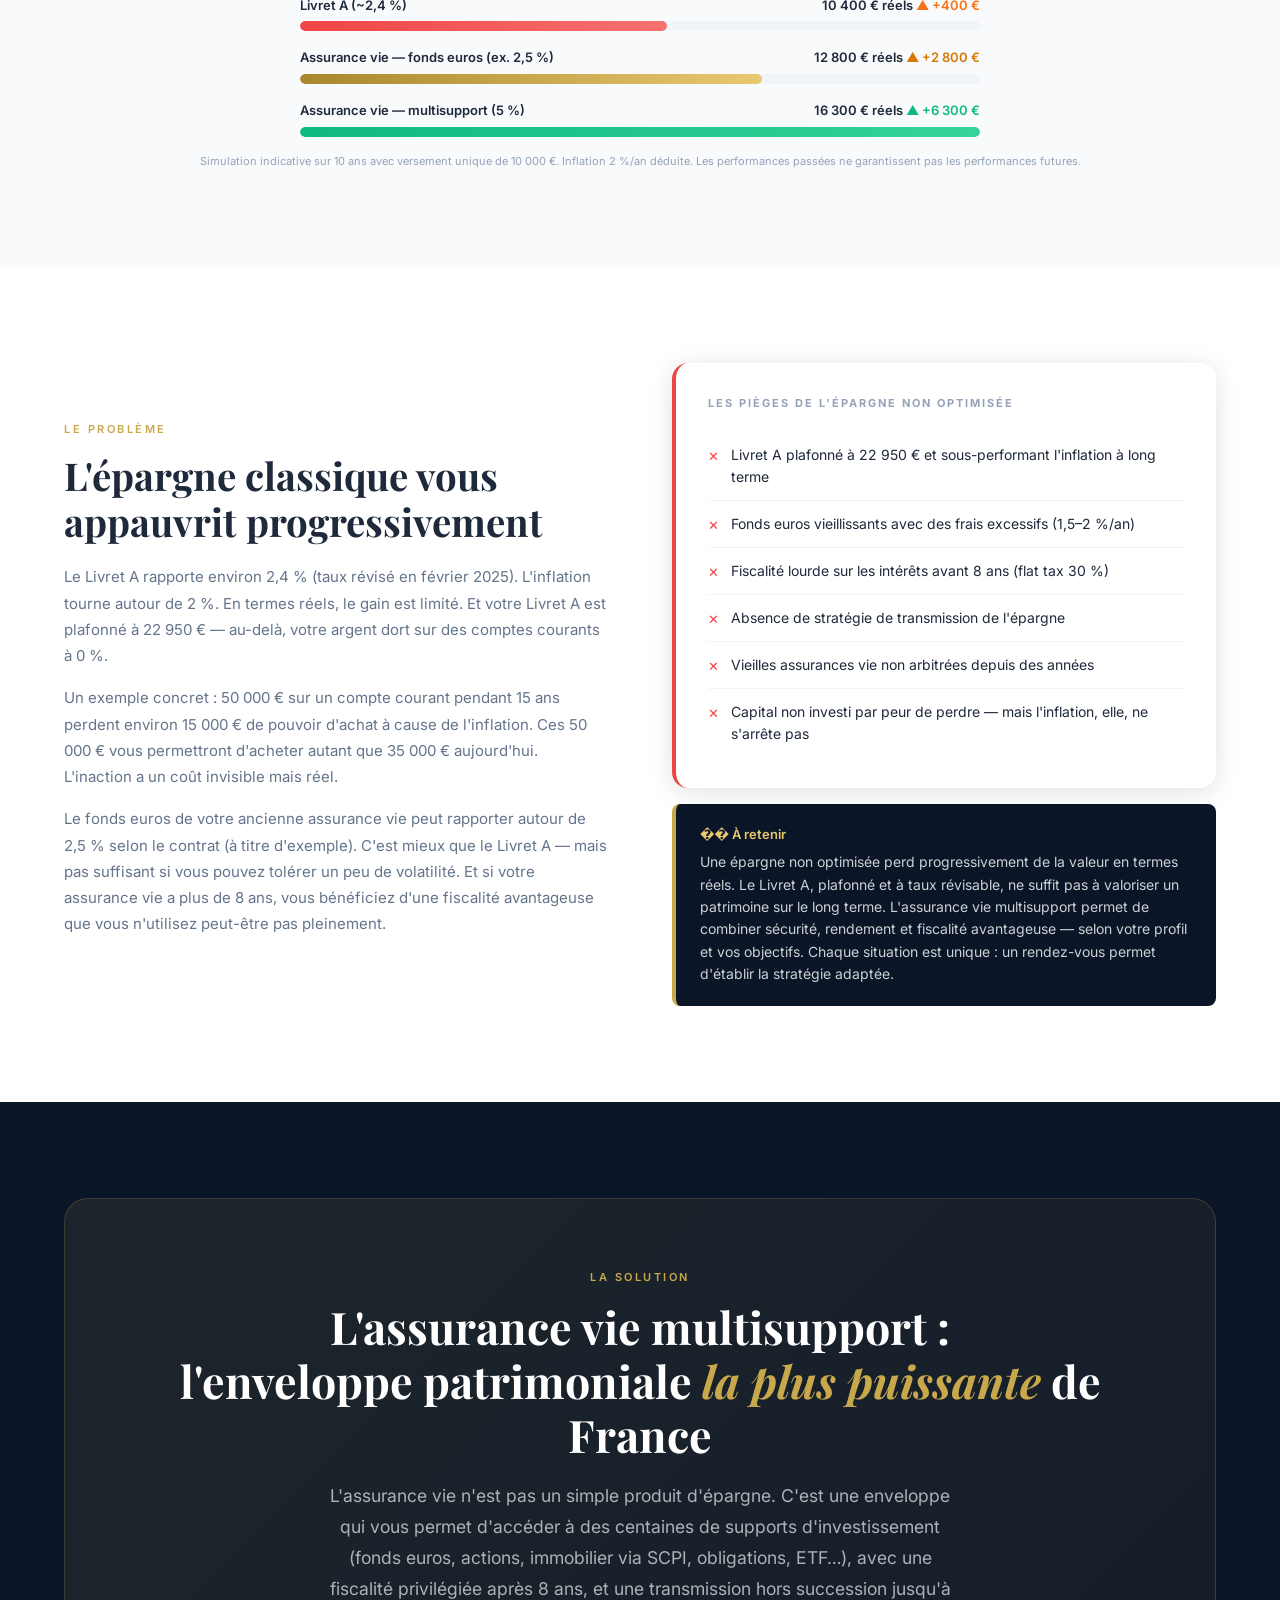
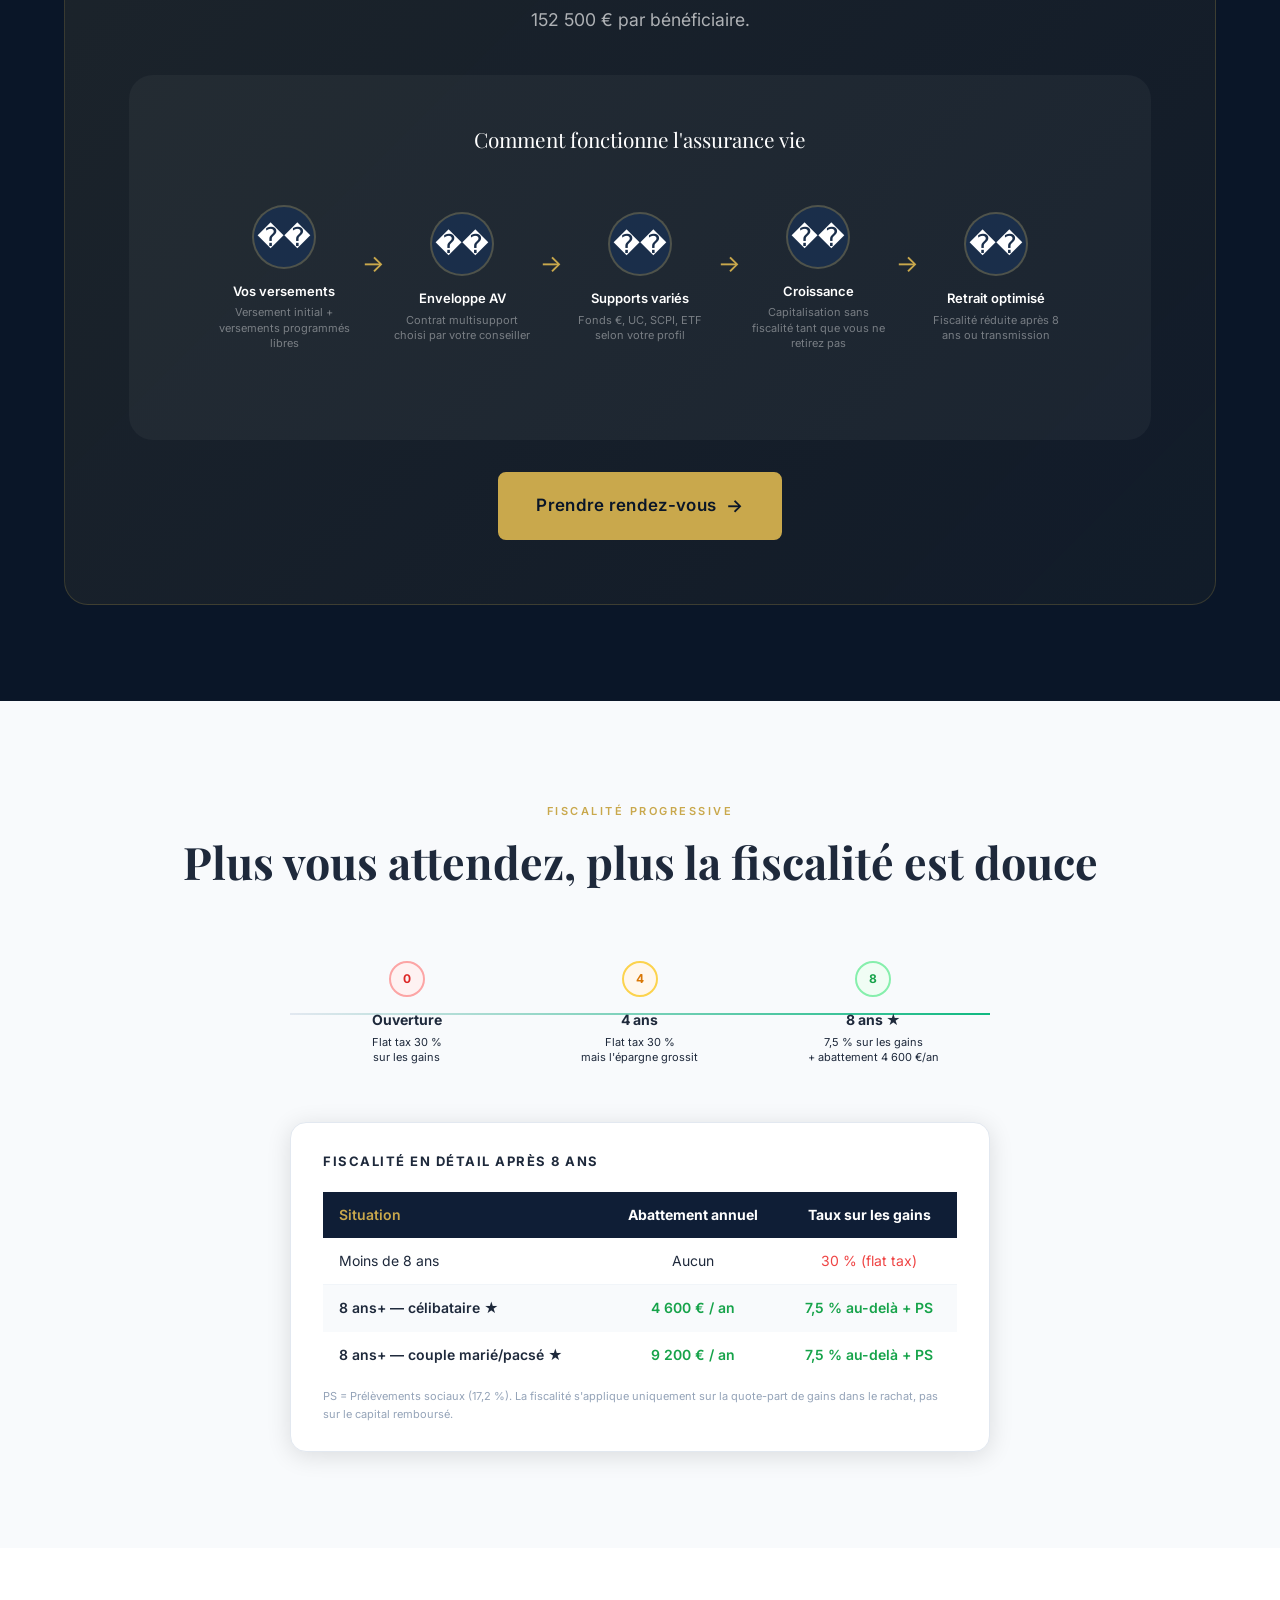
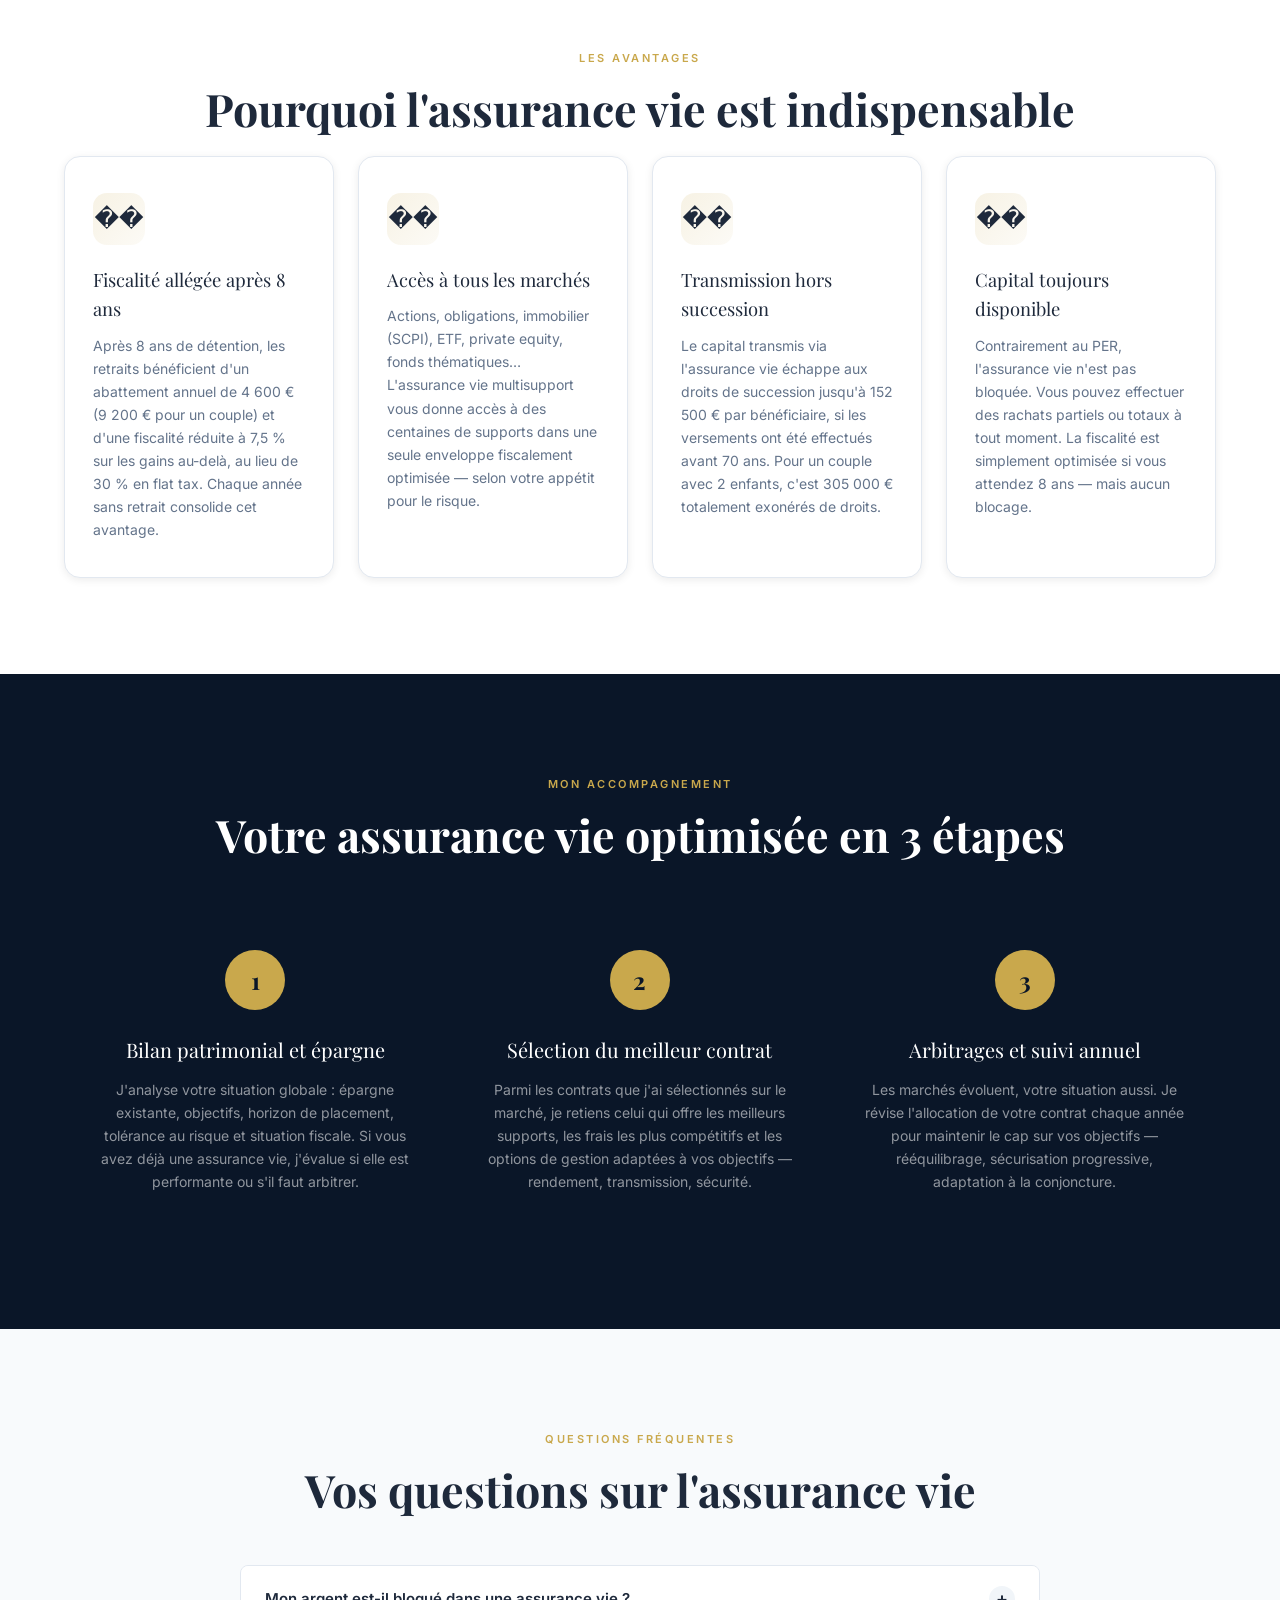
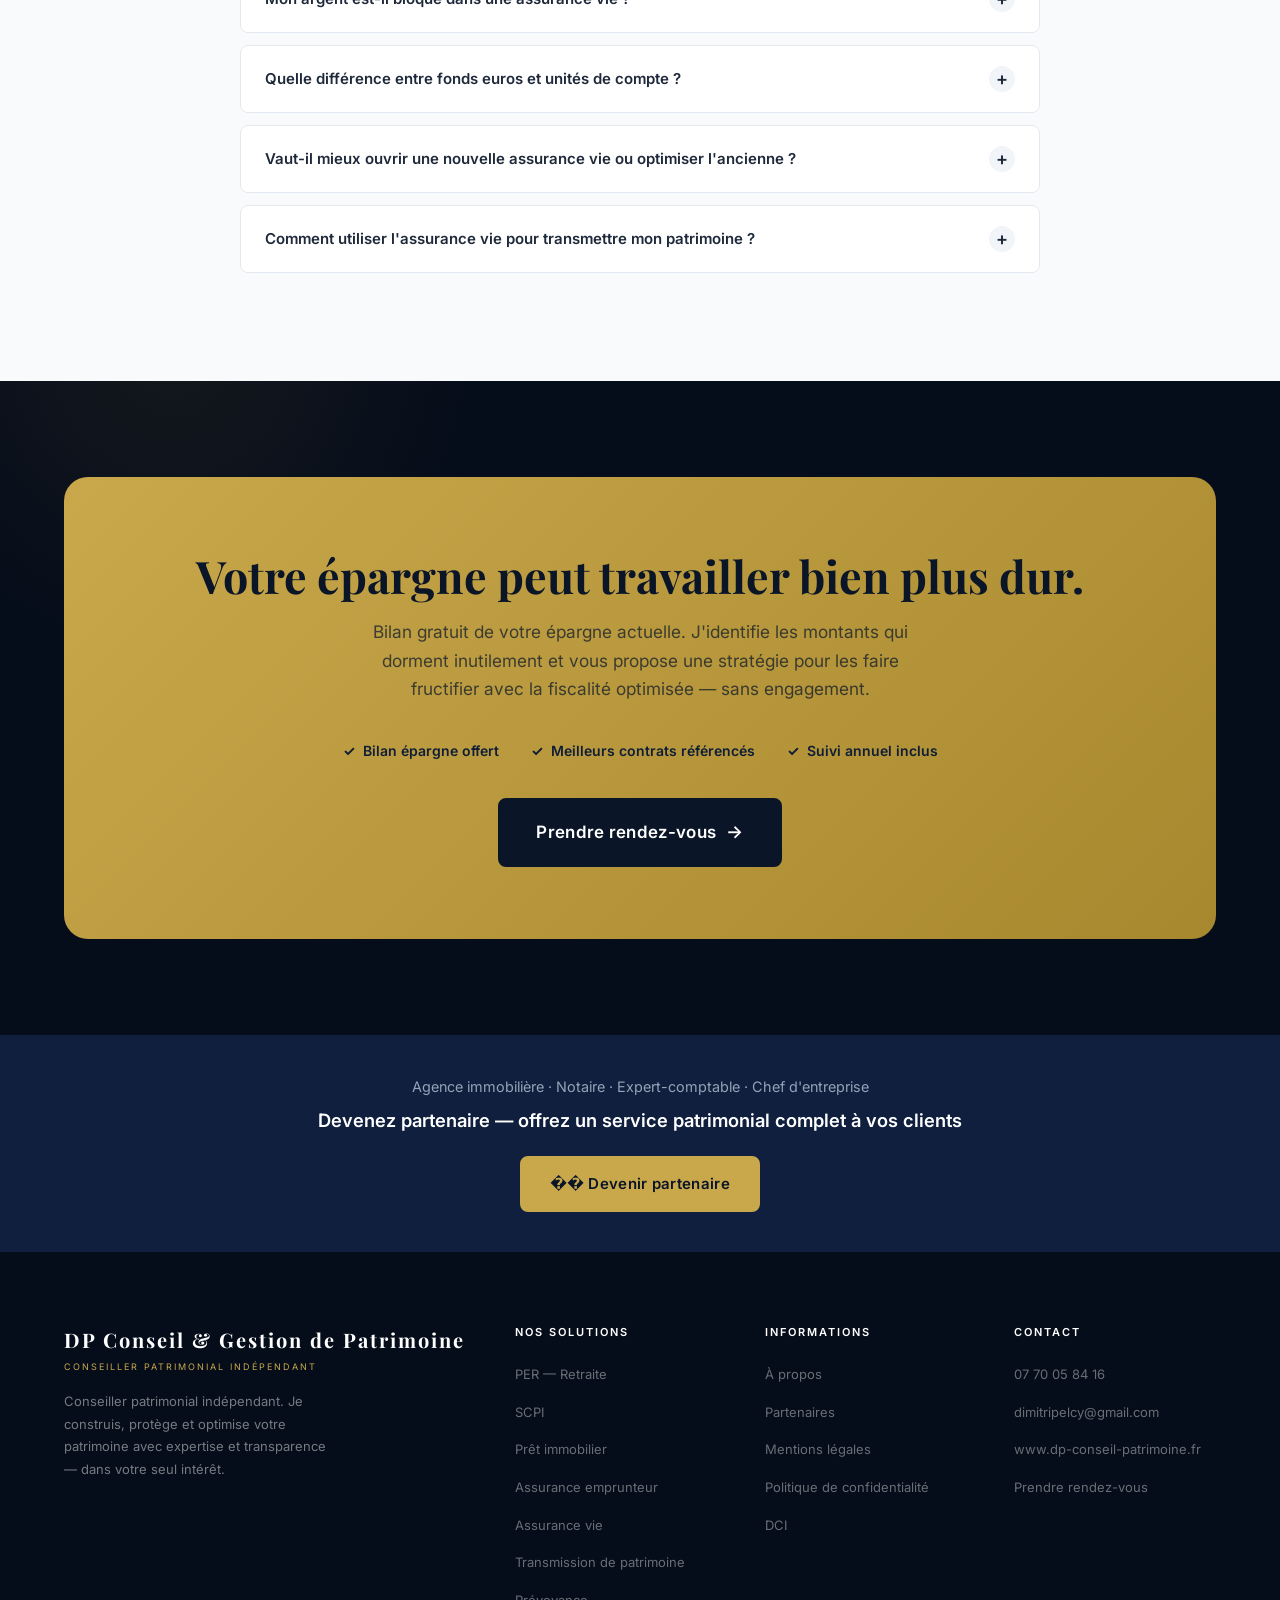
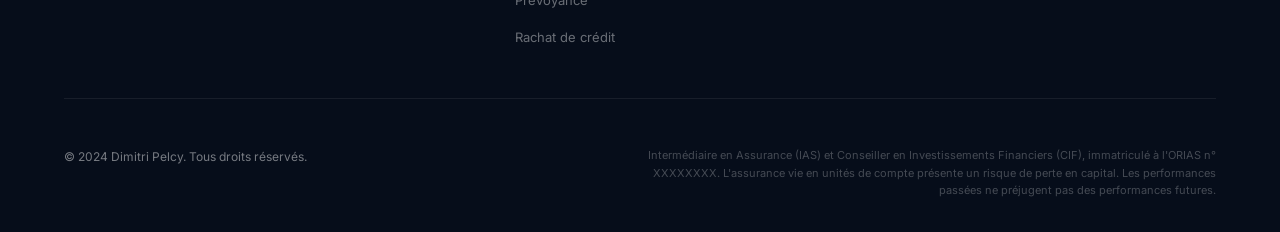
<file: assurance-vie.html>
﻿<!DOCTYPE html>
<html lang="fr">
<head>
  <meta charset="UTF-8" />
  <meta name="viewport" content="width=device-width, initial-scale=1.0" />
  <title>Assurance vie — Votre épargne perd de la valeur | DP Conseil &amp; Gestion de Patrimoine</title>
  <meta name="description" content="Inflation, taux réglementés révisables, fonds euros… votre épargne s'appauvrit en silence. L'assurance vie multisupport est l'enveloppe patrimoniale la plus puissante du marché français." />
  <link rel="stylesheet" href="css/styles.css" />
  <link rel="stylesheet" href="css/simulators.css" />
</head>
<body>

<nav class="nav" id="nav">
  <div class="container">
    <div class="nav-inner">
      <a href="index.html" class="nav-logo">
        <span class="nav-logo-name">DP Conseil &amp; Gestion de Patrimoine</span>
        <span class="nav-logo-sub">Conseiller Patrimonial Indépendant</span>
      </a>
      <ul class="nav-links" id="nav-links">
        <li class="nav-dropdown">
          <span class="nav-dropdown-toggle">Nos Solutions</span>
          <div class="nav-dropdown-menu">
            <a href="retraite.html">�� PER — Préparer sa retraite</a>
            <a href="scpi.html">�� SCPI — Investissement immobilier</a>
            <a href="pret-immobilier.html">�� Négociation de prêt immobilier</a>
            <a href="assurance-emprunteur.html">�� Renégociation assurance emprunteur</a>
            <a href="assurance-vie.html">�� Assurance vie</a>
            <a href="transmission.html">��️ Transmission de patrimoine</a>
            <a href="prevoyance.html">��️ Prévoyance &amp; protection famille</a>
            <a href="rachat-credit.html">�� Rachat de crédit</a>
          </div>
        </li>
        <li><a href="index.html">Accueil</a></li>
        <li><a href="partenaires.html">Partenaires</a></li>
        <li><a href="index.html#contact">Contact</a></li>
        <li><a href="index.html#contact" class="nav-cta">Prendre rendez-vous</a></li>
      </ul>
      <button class="nav-mobile-toggle" id="nav-toggle" aria-label="Menu" aria-expanded="false">
        <span></span><span></span><span></span>
      </button>
    </div>
  </div>
</nav>

<!-- ══════════════════════ HERO ══════════════════════ -->
<section class="hero hero-problem" style="padding-top:140px;padding-bottom:80px;">
  <div class="hero-bg-grid"></div>
  <div class="hero-bg-glow"></div>
  <div class="container">
    <div class="hero-content">
      <div class="hero-badge">
        <span class="hero-badge-dot" style="background:#F87171;"></span>
        Assurance vie
      </div>
      <h1>Votre épargne perd<br/><span style="color:#F87171;">de la valeur en silence.</span></h1>
      <p class="hero-lead">Taux réglementés révisables, inflation persistante, fonds euros en rendement limité… Chaque année d'inaction vous appauvrit en termes réels. Il existe une enveloppe légale qui vous permet de faire fructifier votre épargne, d'optimiser votre fiscalité et de préparer votre transmission — simultanément.</p>
      <div class="hero-actions">
        <a href="#solution" class="btn btn-primary btn-lg btn-arrow">Découvrir l'assurance vie</a>
        <a href="index.html#contact" class="btn btn-outline btn-lg">Bilan épargne gratuit</a>
      </div>
    </div>
  </div>
</section>

<!-- ══════════════════════ STATS ══════════════════════ -->
<div class="stats-strip">
  <div class="container">
    <div class="stats-grid">
      <div class="stat-item">
        <div class="stat-number" data-counter="2" data-suffix="%" data-decimals="0">0%</div>
        <div class="stat-label">Inflation en France (objectif BCE 2024) — un Livret A à taux inférieur à l'inflation perd du pouvoir d'achat réel chaque année<br/><small style="opacity:0.4;">(INSEE / BCE, 2024)</small></div>
      </div>
      <div class="stat-item">
        <div class="stat-number" data-counter="2.5" data-suffix="%" data-decimals="1">0%</div>
        <div class="stat-label">Rendement moyen des fonds euros en 2023 — <strong>supérieur au Livret A</strong>, mais variable selon les contrats<br/><small style="opacity:0.4;">(ACPR, 2023)</small></div>
      </div>
      <div class="stat-item">
        <div class="stat-number" data-counter="152500" data-suffix=" €" data-decimals="0">0</div>
        <div class="stat-label">Abattement par bénéficiaire sur l'assurance vie hors succession — <strong>zéro impôt</strong> en dessous<br/><small style="opacity:0.4;">(CGI, Art. 990I)</small></div>
      </div>
    </div>
  </div>
</div>

<!-- ══════════════════════ COMPARAISON VISUELLE ÉPARGNE ══════════════════════ -->
<section class="section section-light">
  <div class="container">
    <div class="text-center" style="margin-bottom:48px;">
      <span class="section-label">Le constat chiffré</span>
      <h2 class="section-title animate-in">Ce que rapporte vraiment votre épargne aujourd'hui</h2>
      <p style="color:var(--gray-500);max-width:600px;margin:0 auto;font-size:15px;">10 000 € placés pendant 10 ans — comparaison des enveloppes (rendement brut, inflation 2 %/an déduite)</p>
    </div>

    <div class="compare-bars animate-in" style="max-width:680px;margin:0 auto;">
      <div class="compare-bar-item">
        <div class="compare-bar-label">
          <span class="bar-name">Compte courant (0 %)</span>
          <span class="bar-val">9 820 € réels <span style="color:#EF4444;">▼ -180 €</span></span>
        </div>
        <div class="compare-bar-track"><div class="compare-bar-fill bar-bad" data-width="38%" style="width:0"></div></div>
      </div>
      <div class="compare-bar-item">
        <div class="compare-bar-label">
          <span class="bar-name">Livret A (~2,4 %)</span>
          <span class="bar-val">10 400 € réels <span style="color:#F97316;">▲ +400 €</span></span>
        </div>
        <div class="compare-bar-track"><div class="compare-bar-fill bar-bad" data-width="54%" style="width:0"></div></div>
      </div>
      <div class="compare-bar-item">
        <div class="compare-bar-label">
          <span class="bar-name">Assurance vie — fonds euros (ex. 2,5 %)</span>
          <span class="bar-val">12 800 € réels <span style="color:#D97706;">▲ +2 800 €</span></span>
        </div>
        <div class="compare-bar-track"><div class="compare-bar-fill bar-good" data-width="68%" style="width:0"></div></div>
      </div>
      <div class="compare-bar-item">
        <div class="compare-bar-label">
          <span class="bar-name">Assurance vie — multisupport (5 %)</span>
          <span class="bar-val">16 300 € réels <span style="color:#10B981;">▲ +6 300 €</span></span>
        </div>
        <div class="compare-bar-track"><div class="compare-bar-fill bar-great" data-width="100%" style="width:0"></div></div>
      </div>
    </div>
    <p style="font-size:11px;color:var(--gray-400);text-align:center;margin-top:16px;">Simulation indicative sur 10 ans avec versement unique de 10 000 €. Inflation 2 %/an déduite. Les performances passées ne garantissent pas les performances futures.</p>
  </div>
</section>

<!-- ══════════════════════ PROBLÈME ══════════════════════ -->
<section class="section">
  <div class="container">
    <div class="problem-content">
      <div class="problem-text animate-in">
        <span class="section-label">Le problème</span>
        <h3>L'épargne classique vous appauvrit progressivement</h3>
        <p>Le Livret A rapporte environ 2,4 % (taux révisé en février 2025). L'inflation tourne autour de 2 %. En termes réels, le gain est limité. Et votre Livret A est plafonné à 22 950 € — au-delà, votre argent dort sur des comptes courants à 0 %.</p>
        <p>Un exemple concret : 50 000 € sur un compte courant pendant 15 ans perdent environ 15 000 € de pouvoir d'achat à cause de l'inflation. Ces 50 000 € vous permettront d'acheter autant que 35 000 € aujourd'hui. L'inaction a un coût invisible mais réel.</p>
        <p>Le fonds euros de votre ancienne assurance vie peut rapporter autour de 2,5 % selon le contrat (à titre d'exemple). C'est mieux que le Livret A — mais pas suffisant si vous pouvez tolérer un peu de volatilité. Et si votre assurance vie a plus de 8 ans, vous bénéficiez d'une fiscalité avantageuse que vous n'utilisez peut-être pas pleinement.</p>
      </div>
      <div class="animate-in delay-2">
        <div class="problem-card">
          <div class="problem-card-title">Les pièges de l'épargne non optimisée</div>
          <ul class="problem-list">
            <li>Livret A plafonné à 22 950 € et sous-performant l'inflation à long terme</li>
            <li>Fonds euros vieillissants avec des frais excessifs (1,5–2 %/an)</li>
            <li>Fiscalité lourde sur les intérêts avant 8 ans (flat tax 30 %)</li>
            <li>Absence de stratégie de transmission de l'épargne</li>
            <li>Vieilles assurances vie non arbitrées depuis des années</li>
            <li>Capital non investi par peur de perdre — mais l'inflation, elle, ne s'arrête pas</li>
          </ul>
        </div>

        <div style="margin-top:16px;background:var(--navy-800);border-radius:var(--radius-sm);padding:20px 24px;border-left:4px solid var(--gold-500);">
          <div style="font-size:13px;color:var(--gold-400);font-weight:600;margin-bottom:6px;">�� À retenir</div>
          <div style="font-size:14px;color:rgba(255,255,255,0.8);line-height:1.6;">Une épargne non optimisée perd progressivement de la valeur en termes réels. Le Livret A, plafonné et à taux révisable, ne suffit pas à valoriser un patrimoine sur le long terme. L'assurance vie multisupport permet de combiner sécurité, rendement et fiscalité avantageuse — selon votre profil et vos objectifs. Chaque situation est unique : un rendez-vous permet d'établir la stratégie adaptée.</div>
        </div>
      </div>
    </div>
  </div>
</section>

<!-- ══════════════════════ SOLUTION ══════════════════════ -->
<section class="section section-dark" id="solution">
  <div class="container">
    <div class="solution-banner animate-in">
      <span class="section-label">La solution</span>
      <h2>L'assurance vie multisupport :<br/>l'enveloppe patrimoniale <em class="text-gold">la plus puissante</em> de France</h2>
      <p>L'assurance vie n'est pas un simple produit d'épargne. C'est une enveloppe qui vous permet d'accéder à des centaines de supports d'investissement (fonds euros, actions, immobilier via SCPI, obligations, ETF…), avec une fiscalité privilégiée après 8 ans, et une transmission hors succession jusqu'à 152 500 € par bénéficiaire.</p>

      <!-- Flow schema : comment ça fonctionne -->
      <div class="schema-section" style="background:rgba(255,255,255,0.04);margin-top:40px;">
        <div class="schema-section-title" style="color:var(--white);">Comment fonctionne l'assurance vie</div>
        <div class="flow-schema">
          <div class="flow-step">
            <div class="flow-icon">��</div>
            <div class="flow-step-title">Vos versements</div>
            <div class="flow-step-sub">Versement initial + versements programmés libres</div>
          </div>
          <div class="flow-arrow">→</div>
          <div class="flow-step">
            <div class="flow-icon">��️</div>
            <div class="flow-step-title">Enveloppe AV</div>
            <div class="flow-step-sub">Contrat multisupport choisi par votre conseiller</div>
          </div>
          <div class="flow-arrow">→</div>
          <div class="flow-step">
            <div class="flow-icon">��</div>
            <div class="flow-step-title">Supports variés</div>
            <div class="flow-step-sub">Fonds €, UC, SCPI, ETF selon votre profil</div>
          </div>
          <div class="flow-arrow">→</div>
          <div class="flow-step">
            <div class="flow-icon">��</div>
            <div class="flow-step-title">Croissance</div>
            <div class="flow-step-sub">Capitalisation sans fiscalité tant que vous ne retirez pas</div>
          </div>
          <div class="flow-arrow">→</div>
          <div class="flow-step">
            <div class="flow-icon">��️</div>
            <div class="flow-step-title">Retrait optimisé</div>
            <div class="flow-step-sub">Fiscalité réduite après 8 ans ou transmission</div>
          </div>
        </div>
      </div>

      <div style="margin-top:32px;text-align:center;">
        <a href="index.html#contact" class="btn btn-primary btn-lg btn-arrow">Prendre rendez-vous</a>
      </div>
    </div>
  </div>
</section>

<!-- ══════════════════════ TIMELINE FISCAL ══════════════════════ -->
<section class="section section-light">
  <div class="container">
    <div class="text-center" style="margin-bottom:48px;">
      <span class="section-label">Fiscalité progressive</span>
      <h2 class="section-title animate-in">Plus vous attendez, plus la fiscalité est douce</h2>
    </div>

    <div class="fiscal-timeline animate-in" style="max-width:700px;margin:0 auto;">
      <div class="fiscal-point">
        <div class="fiscal-dot year-0">0</div>
        <div class="fiscal-year">Ouverture</div>
        <div class="fiscal-label">Flat tax 30 %<br/>sur les gains</div>
      </div>
      <div class="fiscal-point">
        <div class="fiscal-dot year-4">4</div>
        <div class="fiscal-year">4 ans</div>
        <div class="fiscal-label">Flat tax 30 %<br/>mais l'épargne grossit</div>
      </div>
      <div class="fiscal-point">
        <div class="fiscal-dot year-8">8</div>
        <div class="fiscal-year">8 ans ★</div>
        <div class="fiscal-label">7,5 % sur les gains<br/>+ abattement 4 600 €/an</div>
      </div>
    </div>

    <div style="max-width:700px;margin:32px auto 0;background:var(--white);border-radius:var(--radius);padding:28px 32px;border:1px solid var(--gray-200);box-shadow:var(--shadow);">
      <div style="font-size:13px;font-weight:700;letter-spacing:1.5px;text-transform:uppercase;color:var(--gray-500);margin-bottom:20px;">Fiscalité en détail après 8 ans</div>
      <div style="overflow-x:auto;">
        <table style="width:100%;border-collapse:collapse;font-size:14px;">
          <thead>
            <tr style="background:var(--navy-700);">
              <th style="padding:12px 16px;text-align:left;color:var(--gold-500);font-weight:600;">Situation</th>
              <th style="padding:12px 16px;text-align:center;color:var(--white);">Abattement annuel</th>
              <th style="padding:12px 16px;text-align:center;color:var(--white);">Taux sur les gains</th>
            </tr>
          </thead>
          <tbody>
            <tr style="background:var(--white);border-bottom:1px solid var(--gray-100);">
              <td style="padding:12px 16px;color:var(--gray-700);">Moins de 8 ans</td>
              <td style="padding:12px 16px;text-align:center;color:var(--gray-500);">Aucun</td>
              <td style="padding:12px 16px;text-align:center;color:#EF4444;">30 % (flat tax)</td>
            </tr>
            <tr style="background:var(--gray-50);">
              <td style="padding:12px 16px;color:var(--gray-800);font-weight:600;">8 ans+ — célibataire ★</td>
              <td style="padding:12px 16px;text-align:center;color:#16A34A;font-weight:600;">4 600 € / an</td>
              <td style="padding:12px 16px;text-align:center;color:#16A34A;font-weight:600;">7,5 % au-delà + PS</td>
            </tr>
            <tr style="background:var(--white);">
              <td style="padding:12px 16px;color:var(--gray-800);font-weight:600;">8 ans+ — couple marié/pacsé ★</td>
              <td style="padding:12px 16px;text-align:center;color:#16A34A;font-weight:600;">9 200 € / an</td>
              <td style="padding:12px 16px;text-align:center;color:#16A34A;font-weight:600;">7,5 % au-delà + PS</td>
            </tr>
          </tbody>
        </table>
      </div>
      <p style="font-size:11px;color:var(--gray-400);margin-top:10px;">PS = Prélèvements sociaux (17,2 %). La fiscalité s'applique uniquement sur la quote-part de gains dans le rachat, pas sur le capital remboursé.</p>
    </div>
  </div>
</section>

<!-- ══════════════════════ AVANTAGES ══════════════════════ -->
<section class="section">
  <div class="container">
    <div class="text-center">
      <span class="section-label">Les avantages</span>
      <h2 class="section-title animate-in">Pourquoi l'assurance vie est indispensable</h2>
    </div>
    <div class="benefits-grid">
      <div class="benefit-card animate-in">
        <div class="benefit-icon">��</div>
        <div class="benefit-title">Fiscalité allégée après 8 ans</div>
        <p class="benefit-text">Après 8 ans de détention, les retraits bénéficient d'un abattement annuel de 4 600 € (9 200 € pour un couple) et d'une fiscalité réduite à 7,5 % sur les gains au-delà, au lieu de 30 % en flat tax. Chaque année sans retrait consolide cet avantage.</p>
      </div>
      <div class="benefit-card animate-in delay-1">
        <div class="benefit-icon">��</div>
        <div class="benefit-title">Accès à tous les marchés</div>
        <p class="benefit-text">Actions, obligations, immobilier (SCPI), ETF, private equity, fonds thématiques… L'assurance vie multisupport vous donne accès à des centaines de supports dans une seule enveloppe fiscalement optimisée — selon votre appétit pour le risque.</p>
      </div>
      <div class="benefit-card animate-in delay-2">
        <div class="benefit-icon">��️</div>
        <div class="benefit-title">Transmission hors succession</div>
        <p class="benefit-text">Le capital transmis via l'assurance vie échappe aux droits de succession jusqu'à 152 500 € par bénéficiaire, si les versements ont été effectués avant 70 ans. Pour un couple avec 2 enfants, c'est 305 000 € totalement exonérés de droits.</p>
      </div>
      <div class="benefit-card animate-in delay-3">
        <div class="benefit-icon">��</div>
        <div class="benefit-title">Capital toujours disponible</div>
        <p class="benefit-text">Contrairement au PER, l'assurance vie n'est pas bloquée. Vous pouvez effectuer des rachats partiels ou totaux à tout moment. La fiscalité est simplement optimisée si vous attendez 8 ans — mais aucun blocage.</p>
      </div>
    </div>
  </div>
</section>


<!-- ══════════════════════ PROCESS ══════════════════════ -->
<section class="section section-dark">
  <div class="container">
    <div class="text-center" style="margin-bottom:48px;">
      <span class="section-label">Mon accompagnement</span>
      <h2 class="section-title animate-in" style="color:var(--white);">Votre assurance vie optimisée en 3 étapes</h2>
    </div>
    <div class="process-grid">
      <div class="process-step animate-in">
        <div class="step-number">1</div>
        <div class="step-title">Bilan patrimonial et épargne</div>
        <p class="step-text">J'analyse votre situation globale : épargne existante, objectifs, horizon de placement, tolérance au risque et situation fiscale. Si vous avez déjà une assurance vie, j'évalue si elle est performante ou s'il faut arbitrer.</p>
      </div>
      <div class="process-step animate-in delay-1">
        <div class="step-number">2</div>
        <div class="step-title">Sélection du meilleur contrat</div>
        <p class="step-text">Parmi les contrats que j'ai sélectionnés sur le marché, je retiens celui qui offre les meilleurs supports, les frais les plus compétitifs et les options de gestion adaptées à vos objectifs — rendement, transmission, sécurité.</p>
      </div>
      <div class="process-step animate-in delay-2">
        <div class="step-number">3</div>
        <div class="step-title">Arbitrages et suivi annuel</div>
        <p class="step-text">Les marchés évoluent, votre situation aussi. Je révise l'allocation de votre contrat chaque année pour maintenir le cap sur vos objectifs — rééquilibrage, sécurisation progressive, adaptation à la conjoncture.</p>
      </div>
    </div>
  </div>
</section>

<!-- ══════════════════════ FAQ ══════════════════════ -->
<section class="section section-light">
  <div class="container">
    <div class="text-center" style="margin-bottom:48px;">
      <span class="section-label">Questions fréquentes</span>
      <h2 class="section-title animate-in">Vos questions sur l'assurance vie</h2>
    </div>
    <div class="faq-list">
      <div class="faq-item">
        <button class="faq-question">Mon argent est-il bloqué dans une assurance vie ?<span class="faq-icon">+</span></button>
        <div class="faq-answer"><p>Non. Vous pouvez effectuer des retraits partiels ou totaux à tout moment, quel que soit l'âge du contrat. La seule différence concerne la fiscalité : avant 8 ans de détention, les gains sont soumis à la flat tax de 30 %. Après 8 ans, vous bénéficiez d'un abattement annuel (4 600 € / 9 200 € couple) et d'une fiscalité à 7,5 % sur les gains au-delà. Il n'y a aucune pénalité de retrait anticipé — seulement une fiscalité plus ou moins optimisée.</p></div>
      </div>
      <div class="faq-item">
        <button class="faq-question">Quelle différence entre fonds euros et unités de compte ?<span class="faq-icon">+</span></button>
        <div class="faq-answer"><p>Le fonds euros est sécurisé : votre capital est garanti (à l'exception des frais d'entrée), mais le rendement est limité selon le contrat (généralement 2 à 4 %/an, variable selon l'assureur et l'année). Les unités de compte (UC) sont des supports investis sur les marchés financiers, immobiliers ou alternatifs. Elles ne garantissent pas le capital mais offrent un potentiel de rendement bien supérieur sur le long terme — notamment pour des horizons de 8 ans et plus. Un contrat multisupport vous permet de combiner les deux selon votre tolérance au risque et votre horizon.</p></div>
      </div>
      <div class="faq-item">
        <button class="faq-question">Vaut-il mieux ouvrir une nouvelle assurance vie ou optimiser l'ancienne ?<span class="faq-icon">+</span></button>
        <div class="faq-answer"><p>Cela dépend de l'âge de votre contrat actuel. Si votre assurance vie a plus de 8 ans, elle bénéficie déjà de l'ancienneté fiscale — mieux vaut souvent l'optimiser en arbitrant les supports ou en ajoutant des versements plutôt que de la fermer (vous perdriez l'antériorité fiscale). Si elle a moins de 8 ans et présente des frais élevés ou peu de supports performants, il peut être judicieux d'en ouvrir une meilleure en parallèle. Je réalise ce diagnostic gratuitement lors d'un premier entretien.</p></div>
      </div>
      <div class="faq-item">
        <button class="faq-question">Comment utiliser l'assurance vie pour transmettre mon patrimoine ?<span class="faq-icon">+</span></button>
        <div class="faq-answer"><p>L'assurance vie est l'outil de transmission le plus puissant en France. Les versements effectués avant 70 ans bénéficient d'un abattement de 152 500 € par bénéficiaire désigné, complètement hors succession. Concrètement : si vous désignez vos 2 enfants bénéficiaires, 305 000 € de capital transmis sont totalement exonérés de droits. Au-delà, la fiscalité est de 20 % (bien inférieure aux droits de succession classiques). La clause bénéficiaire doit être rédigée avec soin — c'est ce que je fais avec vous.</p></div>
      </div>
    </div>
  </div>
</section>

<!-- ══════════════════════ CTA ══════════════════════ -->
<section class="cta-section">
  <div class="container">
    <div class="cta-box">
      <h2>Votre épargne peut travailler bien plus dur.</h2>
      <p>Bilan gratuit de votre épargne actuelle. J'identifie les montants qui dorment inutilement et vous propose une stratégie pour les faire fructifier avec la fiscalité optimisée — sans engagement.</p>
      <div class="cta-features">
        <span class="cta-feature">Bilan épargne offert</span>
        <span class="cta-feature">Meilleurs contrats référencés</span>
        <span class="cta-feature">Suivi annuel inclus</span>
      </div>
      <a href="index.html#contact" class="btn btn-dark btn-lg btn-arrow">Prendre rendez-vous</a>
    </div>
  </div>
</section>

<!-- ── DEVENIR PARTENAIRE ── -->
<div style="background:#0f1f3d;padding:2.5rem 0;text-align:center;">
  <div class="container">
    <p style="color:#94a3b8;margin:0 0 0.5rem;font-size:0.9rem;">Agence immobilière · Notaire · Expert-comptable · Chef d'entreprise</p>
    <p style="color:#fff;font-size:1.15rem;font-weight:600;margin:0 0 1.25rem;">Devenez partenaire — offrez un service patrimonial complet à vos clients</p>
    <a href="partenaires.html" class="btn btn-primary">�� Devenir partenaire</a>
  </div>
</div>

<!-- ══════════════════════ FOOTER ══════════════════════ -->
<footer class="footer">
  <div class="container">
    <div class="footer-top">
      <div>
        <div class="footer-brand-name">DP Conseil &amp; Gestion de Patrimoine</div>
        <div class="footer-brand-sub">Conseiller Patrimonial Indépendant</div>
        <p class="footer-brand-desc">Conseiller patrimonial indépendant. Je construis, protège et optimise votre patrimoine avec expertise et transparence — dans votre seul intérêt.</p>
      </div>
      <div>
        <div class="footer-col-title">Nos Solutions</div>
        <ul class="footer-links">
          <li><a href="retraite.html">PER — Retraite</a></li>
          <li><a href="scpi.html">SCPI</a></li>
          <li><a href="pret-immobilier.html">Prêt immobilier</a></li>
          <li><a href="assurance-emprunteur.html">Assurance emprunteur</a></li>
          <li><a href="assurance-vie.html">Assurance vie</a></li>
          <li><a href="transmission.html">Transmission de patrimoine</a></li>
          <li><a href="prevoyance.html">Prévoyance</a></li>
          <li><a href="rachat-credit.html">Rachat de crédit</a></li>
        </ul>
      </div>
      <div>
        <div class="footer-col-title">Informations</div>
        <ul class="footer-links">
          <li><a href="index.html#apropos">À propos</a></li>
          <li><a href="partenaires.html">Partenaires</a></li>
          <li><a href="mentions-legales.html">Mentions légales</a></li>
          <li><a href="politique-confidentialite.html">Politique de confidentialité</a></li>
          <li><a href="dci.html">DCI</a></li>
        </ul>
      </div>
      <div>
        <div class="footer-col-title">Contact</div>
        <ul class="footer-links">
          <li><a href="tel:0770058416">07 70 05 84 16</a></li>
          <li><a href="mailto:dimitripelcy@gmail.com">dimitripelcy@gmail.com</a></li>
          <li><a href="https://www.dp-conseil-patrimoine.fr">www.dp-conseil-patrimoine.fr</a></li>
          <li><a href="index.html#contact">Prendre rendez-vous</a></li>
        </ul>
      </div>
    </div>
    <div class="footer-bottom">
      <p class="footer-copy">© 2024 Dimitri Pelcy. Tous droits réservés.</p>
      <p class="footer-legal">Intermédiaire en Assurance (IAS) et Conseiller en Investissements Financiers (CIF), immatriculé à l'ORIAS n° XXXXXXXX. L'assurance vie en unités de compte présente un risque de perte en capital. Les performances passées ne préjugent pas des performances futures.</p>
    </div>
  </div>
</footer>

<script src="js/main.js"></script>
<script src="js/simulators.js"></script>
</body>
</html>
</file>
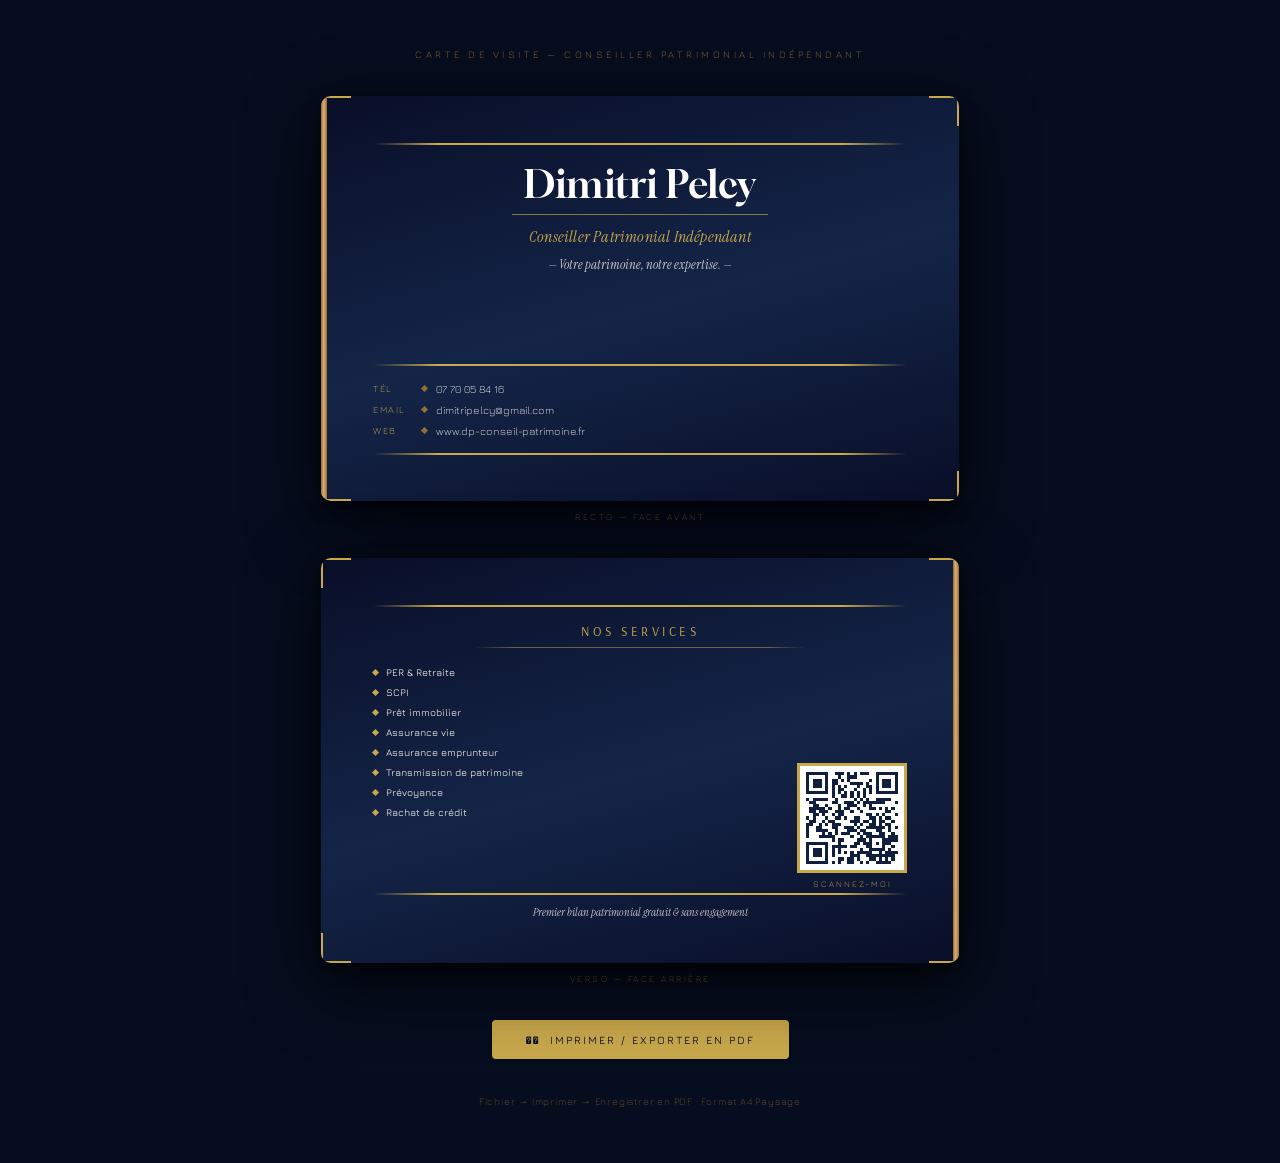
<file: carte-visite.html>
﻿<!DOCTYPE html>
<html lang="fr">
<head>
<meta charset="UTF-8"/>
<meta name="viewport" content="width=device-width,initial-scale=1"/>
<title>Carte de visite — Conseiller Patrimonial Indépendant</title>
<link href="https://fonts.googleapis.com/css2?family=Gloock&family=Instrument+Serif:ital@0;1&family=Jura:wght@300;400;500&family=Arsenal+SC&display=swap" rel="stylesheet"/>
<style>
*, *::before, *::after { box-sizing: border-box; margin: 0; padding: 0; }

:root {
  --navy-deep:  #090e28;
  --navy:       #0f1f3d;
  --navy-mid:   #142548;
  --gold:       #C9A84C;
  --gold-light: #DEAD78;
  --gold-dark:  #947030;
  --white:      #FFFFFF;
  --white-soft: #EEE8E0;
  --bg:         #060D1E;
}

body {
  background: var(--bg);
  min-height: 100vh;
  display: flex;
  flex-direction: column;
  align-items: center;
  justify-content: center;
  padding: 48px 32px 56px;
  font-family: 'Jura', sans-serif;
  gap: 36px;
}

.page-title {
  color: var(--gold-dark);
  font-family: 'Jura', sans-serif;
  font-weight: 300;
  font-size: 10px;
  letter-spacing: 3.5px;
  text-transform: uppercase;
  text-align: center;
}

.cards-row {
  display: flex;
  gap: 36px;
  align-items: flex-start;
  flex-wrap: wrap;
  justify-content: center;
}

.card-wrapper {
  display: flex;
  flex-direction: column;
  align-items: center;
  gap: 10px;
}

.card-label {
  font-family: 'Jura', sans-serif;
  font-weight: 300;
  font-size: 9px;
  letter-spacing: 2.5px;
  text-transform: uppercase;
  color: var(--gold-dark);
}

/* ═══════════════════════════════════
   CARD  —  638 × 405 px screen
   (= 85mm × 54mm at ~190 dpi equiv)
═══════════════════════════════════ */
.card {
  width: 638px;
  height: 405px;
  position: relative;
  overflow: hidden;
  border-radius: 10px;
  box-shadow: 0 20px 70px rgba(0,0,0,.75), 0 5px 18px rgba(0,0,0,.45);
  background: linear-gradient(165deg, var(--navy-deep) 0%, var(--navy-mid) 52%, var(--navy-deep) 100%);
  flex-shrink: 0;
}

/* Vertical gold accent bar */
.card::after {
  content: '';
  position: absolute;
  top: 0; bottom: 0;
  width: 6px;
  background: linear-gradient(to right, var(--gold-dark) 0%, var(--gold-light) 45%, var(--gold-dark) 100%);
}
.card-recto::after { left: 0; }
.card-verso::after { right: 0; }

/* Corner brackets */
.corner {
  position: absolute;
  width: 30px;
  height: 30px;
}
.corner::before, .corner::after {
  content: '';
  position: absolute;
  background: var(--gold);
}
.corner::before { width: 100%; height: 2px; }
.corner::after  { width: 2px;  height: 100%; }
.corner-tl { top: 0; left: 0; }
.corner-tr { top: 0; right: 0; transform: scaleX(-1); }
.corner-bl { bottom: 0; left: 0; transform: scaleY(-1); }
.corner-br { bottom: 0; right: 0; transform: scale(-1); }

/* Gold rule helper */
.rule {
  flex-shrink: 0;
  height: 2px;
  background: linear-gradient(to right, transparent 0%, var(--gold) 12%, var(--gold) 88%, transparent 100%);
}
.rule-thin {
  flex-shrink: 0;
  height: 1px;
  background: linear-gradient(to right, transparent 0%, var(--gold) 12%, var(--gold) 88%, transparent 100%);
  opacity: .5;
}

/* ═══════════ RECTO ═══════════ */
.recto-inner {
  position: absolute;
  inset: 0;
  padding: 0 52px;
  display: flex;
  flex-direction: column;
}

.recto-inner .rule    { margin-top: 47px; }

.name-block {
  display: flex;
  flex-direction: column;
  align-items: center;
  padding-top: 20px;
  flex-shrink: 0;
}

.name {
  font-family: 'Gloock', serif;
  font-size: 38px;
  color: var(--white);
  letter-spacing: .5px;
  line-height: 1;
  white-space: nowrap;
  text-align: center;
}

.name-underrule {
  width: 48%;
  height: 1px;
  background: var(--gold);
  margin: 11px auto 0;
  opacity: .65;
}

.card-title {
  font-family: 'Instrument Serif', serif;
  font-style: italic;
  font-size: 16px;
  color: var(--gold);
  text-align: center;
  margin-top: 11px;
  letter-spacing: .2px;
}

.card-tagline {
  font-family: 'Instrument Serif', serif;
  font-style: italic;
  font-size: 13px;
  color: var(--white-soft);
  text-align: center;
  margin-top: 9px;
  opacity: .85;
}

.spacer { flex: 1; }

.recto-inner .rule.divider { }

.contact-block {
  padding: 16px 0 0;
  display: flex;
  flex-direction: column;
  gap: 8px;
  flex-shrink: 0;
}

.contact-row {
  display: flex;
  align-items: center;
  gap: 9px;
}

.c-label {
  font-family: 'Jura', sans-serif;
  font-weight: 300;
  font-size: 9.5px;
  color: var(--gold);
  letter-spacing: 1.5px;
  text-transform: uppercase;
  min-width: 40px;
}

.c-dot {
  width: 5px;
  height: 5px;
  background: var(--gold-dark);
  transform: rotate(45deg);
  flex-shrink: 0;
}

.c-value {
  font-family: 'Jura', sans-serif;
  font-weight: 300;
  font-size: 11px;
  color: var(--white-soft);
}

.recto-inner .rule.bottom { margin-top: 16px; margin-bottom: 46px; }

/* ═══════════ VERSO ═══════════ */
.verso-inner {
  position: absolute;
  inset: 0;
  padding: 0 52px;
  display: flex;
  flex-direction: column;
}

.verso-inner .rule { margin-top: 47px; }

.verso-header {
  flex-shrink: 0;
  text-align: center;
  margin-top: 16px;
}

.verso-svc-title {
  font-family: 'Arsenal SC', sans-serif;
  font-size: 13px;
  letter-spacing: 3.5px;
  color: var(--gold);
  text-transform: uppercase;
}

.verso-inner .rule-thin { width: 62%; margin: 8px auto 0; }

.verso-body {
  display: flex;
  flex: 1;
  margin-top: 18px;
  min-height: 0;
  gap: 0;
}

.svc-list {
  flex: 1;
  display: flex;
  flex-direction: column;
  gap: 8px;
}

.svc-item {
  display: flex;
  align-items: center;
  gap: 8px;
}

.svc-bullet {
  width: 5px;
  height: 5px;
  background: var(--gold);
  transform: rotate(45deg);
  flex-shrink: 0;
}

.svc-name {
  font-family: 'Jura', sans-serif;
  font-weight: 500;
  font-size: 10px;
  color: var(--white-soft);
}

/* QR placeholder */
.qr-zone {
  display: flex;
  flex-direction: column;
  align-items: flex-end;
  justify-content: flex-end;
  padding-bottom: 4px;
  flex-shrink: 0;
  margin-left: 20px;
}

.qr-box {
  width: 110px;
  height: 110px;
  border: 3px solid var(--gold);
  background: white;
  position: relative;
  display: flex;
  align-items: center;
  justify-content: center;
}

.qr-finder {
  position: absolute;
  width: 24px;
  height: 24px;
}
.qr-finder::before {
  content: '';
  position: absolute;
  inset: 0;
  background: #1a1a1a;
}
.qr-finder::after {
  content: '';
  position: absolute;
  inset: 4px;
  background: white;
  box-shadow: inset 0 0 0 5px #1a1a1a;
}
.qr-finder-tl { top: 6px; left: 6px; }
.qr-finder-tr { top: 6px; right: 6px; }
.qr-finder-bl { bottom: 6px; left: 6px; }

.qr-img {
  width: 100%;
  height: 100%;
  display: block;
  object-fit: contain;
}

.qr-scan-lbl {
  font-size: 7px;
  color: #999;
  letter-spacing: 1.5px;
  font-family: 'Jura', sans-serif;
  text-transform: uppercase;
  z-index: 1;
}

.qr-caption {
  font-family: 'Jura', sans-serif;
  font-weight: 300;
  font-size: 8.5px;
  color: var(--gold);
  letter-spacing: 2px;
  text-transform: uppercase;
  margin-top: 6px;
  text-align: center;
  width: 100%;
}

.verso-inner .rule.bottom { margin-top: auto; }

.verso-tagline {
  font-family: 'Instrument Serif', serif;
  font-style: italic;
  font-size: 11px;
  color: var(--white-soft);
  text-align: center;
  padding: 10px 0 44px;
  opacity: .82;
  flex-shrink: 0;
}

/* ═══════════ PRINT BUTTON ═══════════ */
.print-btn {
  background: var(--gold);
  color: var(--navy-deep);
  border: none;
  padding: 13px 34px;
  font-family: 'Jura', sans-serif;
  font-weight: 500;
  font-size: 11px;
  letter-spacing: 2px;
  text-transform: uppercase;
  cursor: pointer;
  border-radius: 4px;
  transition: opacity .2s;
}
.print-btn:hover { opacity: .85; }

.print-note {
  color: var(--gold-dark);
  font-family: 'Jura', sans-serif;
  font-weight: 300;
  font-size: 10px;
  letter-spacing: .8px;
  text-align: center;
  opacity: .7;
}

/* ═══════════ PRINT STYLES ═══════════ */
@media print {
  @page { size: A4 landscape; margin: 12mm; }

  body {
    background: white;
    padding: 0;
    gap: 6mm;
    justify-content: flex-start;
    padding-top: 4mm;
  }
  .page-title, .print-btn, .print-note { display: none; }
  .cards-row { gap: 8mm; justify-content: center; }
  .card-wrapper { gap: 2mm; }

  .card {
    width: 85mm;
    height: 54mm;
    box-shadow: none;
    border-radius: 2px;
    -webkit-print-color-adjust: exact;
    print-color-adjust: exact;
  }

  .card::after { width: 1.5mm; }
  .corner { width: 5mm; height: 5mm; }
  .corner::before { height: .4mm; }
  .corner::after  { width: .4mm; }
  .rule    { height: .4mm; }
  .rule-thin { height: .2mm; }

  .recto-inner, .verso-inner { padding: 0 7mm; }
  .recto-inner .rule { margin-top: 6mm; }
  .verso-inner .rule { margin-top: 6mm; }

  .name  { font-size: 14pt; }
  .card-title  { font-size: 6.5pt; margin-top: 2mm; }
  .card-tagline { font-size: 5.5pt; margin-top: 1.5mm; }
  .name-block { padding-top: 3mm; }
  .name-underrule { margin: 1.5mm auto 0; }

  .contact-block { gap: 1.5mm; padding-top: 2.5mm; }
  .c-label  { font-size: 4pt; min-width: 8mm; letter-spacing: .5px; }
  .c-value  { font-size: 4.5pt; }
  .c-dot    { width: 1mm; height: 1mm; }
  .recto-inner .rule.bottom { margin-top: 2.5mm; margin-bottom: 6mm; }

  .verso-header { margin-top: 2mm; }
  .verso-svc-title { font-size: 5.5pt; letter-spacing: 1.5px; }
  .verso-inner .rule-thin { margin: 1.5mm auto 0; }
  .verso-body { margin-top: 2.5mm; }
  .svc-item { gap: 1.5mm; }
  .svc-list { gap: 1.5mm; }
  .svc-name { font-size: 4pt; }
  .svc-bullet { width: 1mm; height: 1mm; }

  .qr-zone { margin-left: 3mm; }
  .qr-box { width: 22mm; height: 22mm; border-width: .6mm; }
  .qr-finder { width: 5mm; height: 5mm; }
  .qr-finder::after { inset: .8mm; box-shadow: inset 0 0 0 1mm #1a1a1a; }
  .qr-finder-tl { top: 1.2mm; left: 1.2mm; }
  .qr-finder-tr { top: 1.2mm; right: 1.2mm; }
  .qr-finder-bl { bottom: 1.2mm; left: 1.2mm; }
  .qr-scan-lbl  { font-size: 3pt; }
  .qr-caption   { font-size: 3.5pt; margin-top: 1mm; }

  .verso-inner .rule.bottom { margin-top: auto; }
  .verso-tagline { font-size: 5pt; padding: 2mm 0 5mm; }
  .card-label { font-size: 6pt; letter-spacing: 1px; }
}
</style>
</head>
<body>

<p class="page-title">Carte de visite — Conseiller Patrimonial Indépendant</p>

<div class="cards-row">

  <!-- ════════ RECTO ════════ -->
  <div class="card-wrapper">
    <div class="card card-recto">
      <div class="corner corner-tl"></div>
      <div class="corner corner-tr"></div>
      <div class="corner corner-bl"></div>
      <div class="corner corner-br"></div>
      <div class="recto-inner">
        <div class="rule"></div>
        <div class="name-block">
          <div class="name">Dimitri Pelcy</div>
          <div class="name-underrule"></div>
          <div class="card-title">Conseiller Patrimonial Indépendant</div>
          <div class="card-tagline">— Votre patrimoine, notre expertise. —</div>
        </div>
        <div class="spacer"></div>
        <div class="rule divider"></div>
        <div class="contact-block">
          <div class="contact-row">
            <span class="c-label">Tél</span>
            <span class="c-dot"></span>
            <span class="c-value">07 70 05 84 16</span>
          </div>
          <div class="contact-row">
            <span class="c-label">Email</span>
            <span class="c-dot"></span>
            <span class="c-value">dimitripelcy@gmail.com</span>
          </div>
          <div class="contact-row">
            <span class="c-label">Web</span>
            <span class="c-dot"></span>
            <span class="c-value">www.dp-conseil-patrimoine.fr</span>
          </div>
        </div>
        <div class="rule bottom"></div>
      </div>
    </div>
    <div class="card-label">Recto — Face avant</div>
  </div>

  <!-- ════════ VERSO ════════ -->
  <div class="card-wrapper">
    <div class="card card-verso">
      <div class="corner corner-tl"></div>
      <div class="corner corner-tr"></div>
      <div class="corner corner-bl"></div>
      <div class="corner corner-br"></div>
      <div class="verso-inner">
        <div class="rule"></div>
        <div class="verso-header">
          <div class="verso-svc-title">Nos Services</div>
          <div class="rule-thin"></div>
        </div>
        <div class="verso-body">
          <div class="svc-list">
            <div class="svc-item"><div class="svc-bullet"></div><span class="svc-name">PER &amp; Retraite</span></div>
            <div class="svc-item"><div class="svc-bullet"></div><span class="svc-name">SCPI</span></div>
            <div class="svc-item"><div class="svc-bullet"></div><span class="svc-name">Prêt immobilier</span></div>
            <div class="svc-item"><div class="svc-bullet"></div><span class="svc-name">Assurance vie</span></div>
            <div class="svc-item"><div class="svc-bullet"></div><span class="svc-name">Assurance emprunteur</span></div>
            <div class="svc-item"><div class="svc-bullet"></div><span class="svc-name">Transmission de patrimoine</span></div>
            <div class="svc-item"><div class="svc-bullet"></div><span class="svc-name">Prévoyance</span></div>
            <div class="svc-item"><div class="svc-bullet"></div><span class="svc-name">Rachat de crédit</span></div>
          </div>
          <div class="qr-zone">
            <div class="qr-box">
              <img src="qr-code.svg" alt="QR code vers www.dp-conseil-patrimoine.fr" class="qr-img" />
            </div>
            <div class="qr-caption">Scannez-moi</div>
          </div>
        </div>
        <div class="rule bottom"></div>
        <div class="verso-tagline">Premier bilan patrimonial gratuit &amp; sans engagement</div>
      </div>
    </div>
    <div class="card-label">Verso — Face arrière</div>
  </div>

</div>

<button class="print-btn" onclick="window.print()">��&nbsp; Imprimer / Exporter en PDF</button>
<p class="print-note">Fichier → Imprimer → Enregistrer en PDF · Format A4 Paysage</p>

</body>
</html>
</file>
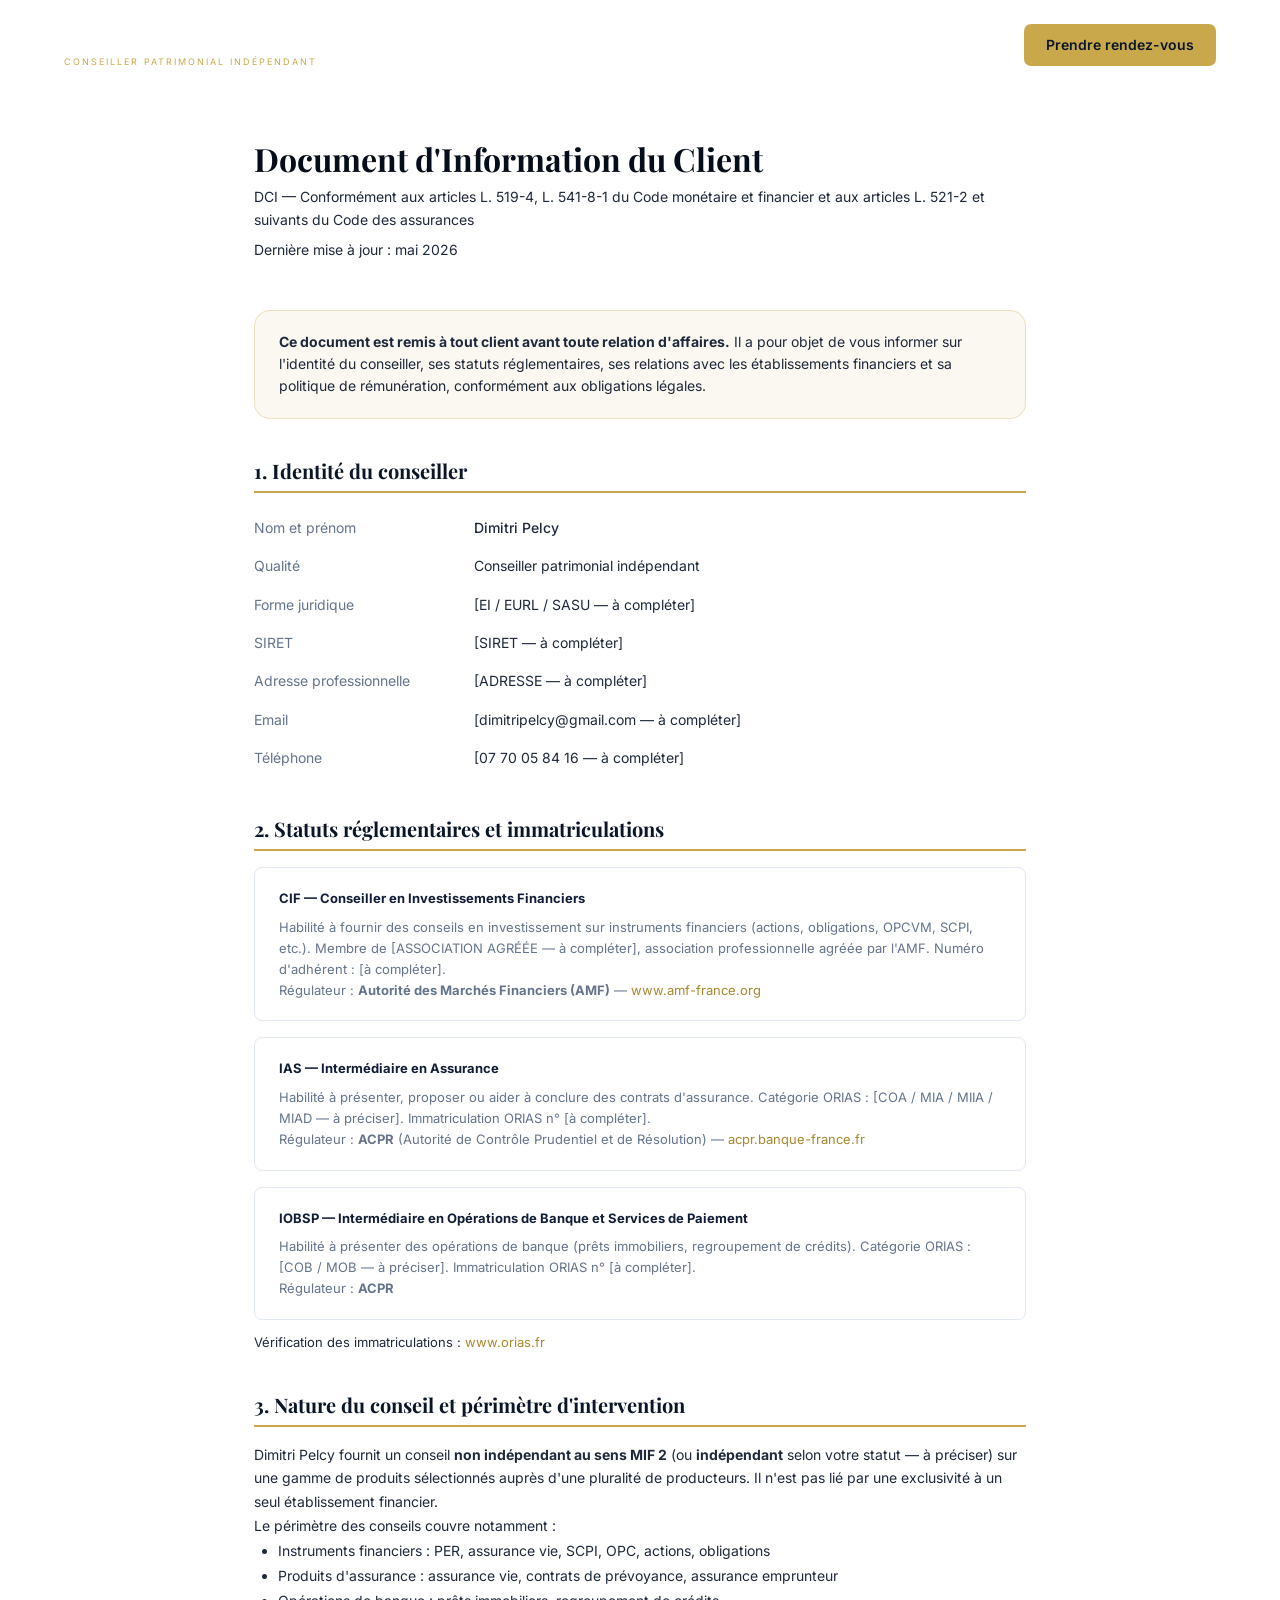
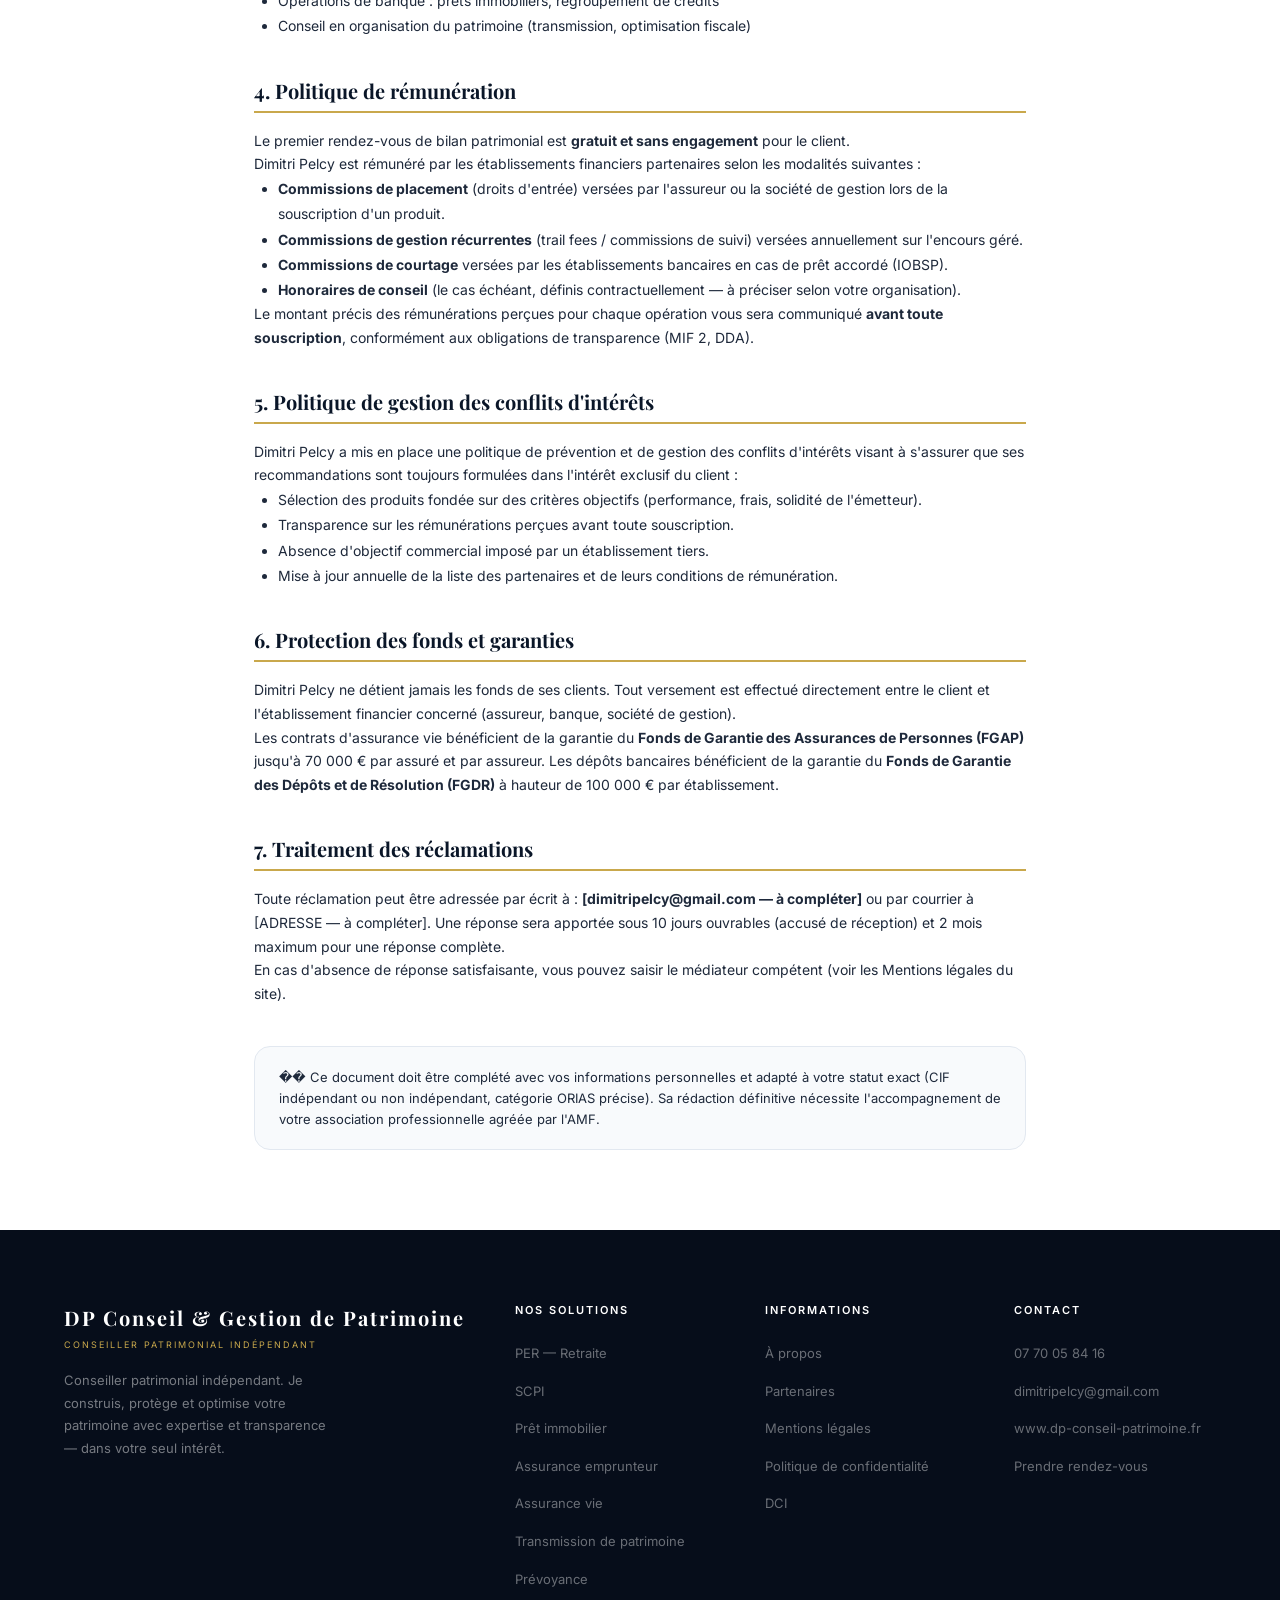
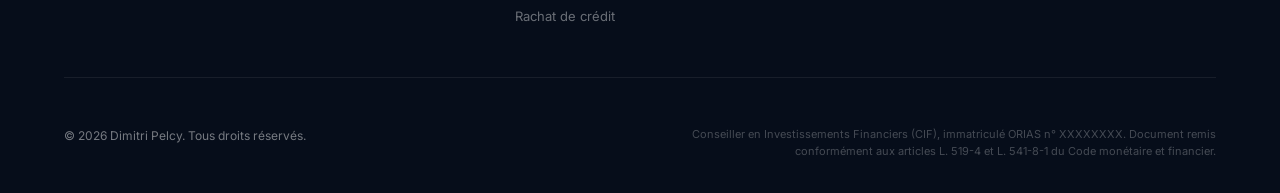
<file: dci.html>
﻿<!DOCTYPE html>
<html lang="fr">
<head>
  <meta charset="UTF-8" />
  <meta name="viewport" content="width=device-width, initial-scale=1.0" />
  <title>Document d'Information Client (DCI) — Conseil Patrimonial Indépendant</title>
  <meta name="description" content="Document d'Information du Client — présentation du conseiller, statuts réglementaires, rémunération et politique de gestion des conflits d'intérêts." />
  <link rel="stylesheet" href="css/styles.css" />
</head>
<body>

<nav class="nav" id="nav">
  <div class="container">
    <div class="nav-inner">
      <a href="index.html" class="nav-logo">
        <span class="nav-logo-name">DP Conseil &amp; Gestion de Patrimoine</span>
        <span class="nav-logo-sub">Conseiller Patrimonial Indépendant</span>
      </a>
      <ul class="nav-links" id="nav-links">
        <li class="nav-dropdown">
          <span class="nav-dropdown-toggle">Nos Solutions</span>
          <div class="nav-dropdown-menu">
            <a href="retraite.html">�� PER — Préparer sa retraite</a>
            <a href="scpi.html">�� SCPI — Investissement immobilier</a>
            <a href="pret-immobilier.html">�� Négociation de prêt immobilier</a>
            <a href="assurance-emprunteur.html">�� Renégociation assurance emprunteur</a>
            <a href="assurance-vie.html">�� Assurance vie</a>
            <a href="transmission.html">��️ Transmission de patrimoine</a>
            <a href="prevoyance.html">��️ Prévoyance &amp; protection famille</a>
            <a href="rachat-credit.html">�� Rachat de crédit</a>
          </div>
        </li>
        <li><a href="index.html">Accueil</a></li>
        <li><a href="partenaires.html">Partenaires</a></li>
        <li><a href="index.html#contact">Contact</a></li>
        <li><a href="index.html#contact" class="nav-cta">Prendre rendez-vous</a></li>
      </ul>
      <button class="nav-mobile-toggle" id="nav-toggle" aria-label="Menu" aria-expanded="false">
        <span></span><span></span><span></span>
      </button>
    </div>
  </div>
</nav>

<!-- ══════════════════════ CONTENU ══════════════════════ -->
<section style="padding-top:140px;padding-bottom:80px;">
  <div class="container" style="max-width:820px;">

    <h1 style="font-size:2rem;margin-bottom:8px;color:var(--navy-900);">Document d'Information du Client</h1>
    <p style="color:var(--gray-500);font-size:14px;margin-bottom:8px;">DCI — Conformément aux articles L. 519-4, L. 541-8-1 du Code monétaire et financier et aux articles L. 521-2 et suivants du Code des assurances</p>
    <p style="color:var(--gray-500);font-size:14px;margin-bottom:48px;">Dernière mise à jour : mai 2026</p>

    <div style="background:rgba(201,168,76,0.08);border:1px solid rgba(201,168,76,0.3);border-radius:var(--radius);padding:20px 24px;margin-bottom:40px;">
      <p style="font-size:14px;color:var(--gray-700);margin:0;line-height:1.6;"><strong>Ce document est remis à tout client avant toute relation d'affaires.</strong> Il a pour objet de vous informer sur l'identité du conseiller, ses statuts réglementaires, ses relations avec les établissements financiers et sa politique de rémunération, conformément aux obligations légales.</p>
    </div>

    <!-- 1. IDENTITÉ -->
    <div style="margin-bottom:40px;">
      <h2 style="font-size:1.25rem;color:var(--navy-800);margin-bottom:16px;padding-bottom:8px;border-bottom:2px solid var(--gold-500);">1. Identité du conseiller</h2>
      <table style="width:100%;border-collapse:collapse;font-size:14px;">
        <tr><td style="padding:8px 0;color:var(--gray-600);width:220px;">Nom et prénom</td><td style="padding:8px 0;color:var(--gray-800);font-weight:500;">Dimitri Pelcy</td></tr>
        <tr><td style="padding:8px 0;color:var(--gray-600);">Qualité</td><td style="padding:8px 0;color:var(--gray-800);">Conseiller patrimonial indépendant</td></tr>
        <tr><td style="padding:8px 0;color:var(--gray-600);">Forme juridique</td><td style="padding:8px 0;color:var(--gray-800);">[EI / EURL / SASU — à compléter]</td></tr>
        <tr><td style="padding:8px 0;color:var(--gray-600);">SIRET</td><td style="padding:8px 0;color:var(--gray-800);">[SIRET — à compléter]</td></tr>
        <tr><td style="padding:8px 0;color:var(--gray-600);">Adresse professionnelle</td><td style="padding:8px 0;color:var(--gray-800);">[ADRESSE — à compléter]</td></tr>
        <tr><td style="padding:8px 0;color:var(--gray-600);">Email</td><td style="padding:8px 0;color:var(--gray-800);">[dimitripelcy@gmail.com — à compléter]</td></tr>
        <tr><td style="padding:8px 0;color:var(--gray-600);">Téléphone</td><td style="padding:8px 0;color:var(--gray-800);">[07 70 05 84 16 — à compléter]</td></tr>
      </table>
    </div>

    <!-- 2. STATUTS RÉGLEMENTAIRES -->
    <div style="margin-bottom:40px;">
      <h2 style="font-size:1.25rem;color:var(--navy-800);margin-bottom:16px;padding-bottom:8px;border-bottom:2px solid var(--gold-500);">2. Statuts réglementaires et immatriculations</h2>

      <div style="display:grid;gap:16px;">
        <div style="background:var(--white);border:1px solid var(--gray-200);border-radius:var(--radius-sm);padding:20px 24px;">
          <div style="font-size:13px;font-weight:700;color:var(--navy-700);margin-bottom:8px;">CIF — Conseiller en Investissements Financiers</div>
          <p style="font-size:13px;color:var(--gray-600);line-height:1.6;margin:0;">Habilité à fournir des conseils en investissement sur instruments financiers (actions, obligations, OPCVM, SCPI, etc.). Membre de [ASSOCIATION AGRÉÉE — à compléter], association professionnelle agréée par l'AMF. Numéro d'adhérent : [à compléter].<br/>Régulateur : <strong>Autorité des Marchés Financiers (AMF)</strong> — <a href="https://www.amf-france.org" target="_blank" rel="noopener" style="color:var(--gold-600);">www.amf-france.org</a></p>
        </div>
        <div style="background:var(--white);border:1px solid var(--gray-200);border-radius:var(--radius-sm);padding:20px 24px;">
          <div style="font-size:13px;font-weight:700;color:var(--navy-700);margin-bottom:8px;">IAS — Intermédiaire en Assurance</div>
          <p style="font-size:13px;color:var(--gray-600);line-height:1.6;margin:0;">Habilité à présenter, proposer ou aider à conclure des contrats d'assurance. Catégorie ORIAS : [COA / MIA / MIIA / MIAD — à préciser]. Immatriculation ORIAS n° [à compléter].<br/>Régulateur : <strong>ACPR</strong> (Autorité de Contrôle Prudentiel et de Résolution) — <a href="https://acpr.banque-france.fr" target="_blank" rel="noopener" style="color:var(--gold-600);">acpr.banque-france.fr</a></p>
        </div>
        <div style="background:var(--white);border:1px solid var(--gray-200);border-radius:var(--radius-sm);padding:20px 24px;">
          <div style="font-size:13px;font-weight:700;color:var(--navy-700);margin-bottom:8px;">IOBSP — Intermédiaire en Opérations de Banque et Services de Paiement</div>
          <p style="font-size:13px;color:var(--gray-600);line-height:1.6;margin:0;">Habilité à présenter des opérations de banque (prêts immobiliers, regroupement de crédits). Catégorie ORIAS : [COB / MOB — à préciser]. Immatriculation ORIAS n° [à compléter].<br/>Régulateur : <strong>ACPR</strong></p>
        </div>
      </div>
      <p style="font-size:13px;color:var(--gray-500);margin-top:12px;">Vérification des immatriculations : <a href="https://www.orias.fr" target="_blank" rel="noopener" style="color:var(--gold-600);">www.orias.fr</a></p>
    </div>

    <!-- 3. NATURE DE L'ACTIVITÉ -->
    <div style="margin-bottom:40px;">
      <h2 style="font-size:1.25rem;color:var(--navy-800);margin-bottom:16px;padding-bottom:8px;border-bottom:2px solid var(--gold-500);">3. Nature du conseil et périmètre d'intervention</h2>
      <p style="font-size:14px;color:var(--gray-700);line-height:1.7;">Dimitri Pelcy fournit un conseil <strong>non indépendant au sens MIF 2</strong> (ou <strong>indépendant</strong> selon votre statut — à préciser) sur une gamme de produits sélectionnés auprès d'une pluralité de producteurs. Il n'est pas lié par une exclusivité à un seul établissement financier.</p>
      <p style="font-size:14px;color:var(--gray-700);line-height:1.7;">Le périmètre des conseils couvre notamment :</p>
      <ul style="font-size:14px;color:var(--gray-700);line-height:1.8;padding-left:24px;">
        <li>Instruments financiers : PER, assurance vie, SCPI, OPC, actions, obligations</li>
        <li>Produits d'assurance : assurance vie, contrats de prévoyance, assurance emprunteur</li>
        <li>Opérations de banque : prêts immobiliers, regroupement de crédits</li>
        <li>Conseil en organisation du patrimoine (transmission, optimisation fiscale)</li>
      </ul>
    </div>

    <!-- 4. RÉMUNÉRATION -->
    <div style="margin-bottom:40px;">
      <h2 style="font-size:1.25rem;color:var(--navy-800);margin-bottom:16px;padding-bottom:8px;border-bottom:2px solid var(--gold-500);">4. Politique de rémunération</h2>
      <p style="font-size:14px;color:var(--gray-700);line-height:1.7;">Le premier rendez-vous de bilan patrimonial est <strong>gratuit et sans engagement</strong> pour le client.</p>
      <p style="font-size:14px;color:var(--gray-700);line-height:1.7;">Dimitri Pelcy est rémunéré par les établissements financiers partenaires selon les modalités suivantes :</p>
      <ul style="font-size:14px;color:var(--gray-700);line-height:1.8;padding-left:24px;">
        <li><strong>Commissions de placement</strong> (droits d'entrée) versées par l'assureur ou la société de gestion lors de la souscription d'un produit.</li>
        <li><strong>Commissions de gestion récurrentes</strong> (trail fees / commissions de suivi) versées annuellement sur l'encours géré.</li>
        <li><strong>Commissions de courtage</strong> versées par les établissements bancaires en cas de prêt accordé (IOBSP).</li>
        <li><strong>Honoraires de conseil</strong> (le cas échéant, définis contractuellement — à préciser selon votre organisation).</li>
      </ul>
      <p style="font-size:14px;color:var(--gray-700);line-height:1.7;">Le montant précis des rémunérations perçues pour chaque opération vous sera communiqué <strong>avant toute souscription</strong>, conformément aux obligations de transparence (MIF 2, DDA).</p>
    </div>

    <!-- 5. CONFLITS D'INTÉRÊTS -->
    <div style="margin-bottom:40px;">
      <h2 style="font-size:1.25rem;color:var(--navy-800);margin-bottom:16px;padding-bottom:8px;border-bottom:2px solid var(--gold-500);">5. Politique de gestion des conflits d'intérêts</h2>
      <p style="font-size:14px;color:var(--gray-700);line-height:1.7;">Dimitri Pelcy a mis en place une politique de prévention et de gestion des conflits d'intérêts visant à s'assurer que ses recommandations sont toujours formulées dans l'intérêt exclusif du client :</p>
      <ul style="font-size:14px;color:var(--gray-700);line-height:1.8;padding-left:24px;">
        <li>Sélection des produits fondée sur des critères objectifs (performance, frais, solidité de l'émetteur).</li>
        <li>Transparence sur les rémunérations perçues avant toute souscription.</li>
        <li>Absence d'objectif commercial imposé par un établissement tiers.</li>
        <li>Mise à jour annuelle de la liste des partenaires et de leurs conditions de rémunération.</li>
      </ul>
    </div>

    <!-- 6. PROTECTION DES FONDS -->
    <div style="margin-bottom:40px;">
      <h2 style="font-size:1.25rem;color:var(--navy-800);margin-bottom:16px;padding-bottom:8px;border-bottom:2px solid var(--gold-500);">6. Protection des fonds et garanties</h2>
      <p style="font-size:14px;color:var(--gray-700);line-height:1.7;">Dimitri Pelcy ne détient jamais les fonds de ses clients. Tout versement est effectué directement entre le client et l'établissement financier concerné (assureur, banque, société de gestion).</p>
      <p style="font-size:14px;color:var(--gray-700);line-height:1.7;">Les contrats d'assurance vie bénéficient de la garantie du <strong>Fonds de Garantie des Assurances de Personnes (FGAP)</strong> jusqu'à 70 000 € par assuré et par assureur. Les dépôts bancaires bénéficient de la garantie du <strong>Fonds de Garantie des Dépôts et de Résolution (FGDR)</strong> à hauteur de 100 000 € par établissement.</p>
    </div>

    <!-- 7. RÉCLAMATIONS -->
    <div style="margin-bottom:40px;">
      <h2 style="font-size:1.25rem;color:var(--navy-800);margin-bottom:16px;padding-bottom:8px;border-bottom:2px solid var(--gold-500);">7. Traitement des réclamations</h2>
      <p style="font-size:14px;color:var(--gray-700);line-height:1.7;">Toute réclamation peut être adressée par écrit à : <strong>[dimitripelcy@gmail.com — à compléter]</strong> ou par courrier à [ADRESSE — à compléter]. Une réponse sera apportée sous 10 jours ouvrables (accusé de réception) et 2 mois maximum pour une réponse complète.</p>
      <p style="font-size:14px;color:var(--gray-700);line-height:1.7;">En cas d'absence de réponse satisfaisante, vous pouvez saisir le médiateur compétent (voir les Mentions légales du site).</p>
    </div>

    <div style="background:var(--gray-50);border-radius:var(--radius);padding:20px 24px;border:1px solid var(--gray-200);">
      <p style="font-size:13px;color:var(--gray-500);margin:0;">�� Ce document doit être complété avec vos informations personnelles et adapté à votre statut exact (CIF indépendant ou non indépendant, catégorie ORIAS précise). Sa rédaction définitive nécessite l'accompagnement de votre association professionnelle agréée par l'AMF.</p>
    </div>

  </div>
</section>

<!-- ══════════════════════ FOOTER ══════════════════════ -->
<footer class="footer">
  <div class="container">
    <div class="footer-top">
      <div>
        <div class="footer-brand-name">DP Conseil &amp; Gestion de Patrimoine</div>
        <div class="footer-brand-sub">Conseiller Patrimonial Indépendant</div>
        <p class="footer-brand-desc">Conseiller patrimonial indépendant. Je construis, protège et optimise votre patrimoine avec expertise et transparence — dans votre seul intérêt.</p>
      </div>
      <div>
        <div class="footer-col-title">Nos Solutions</div>
        <ul class="footer-links">
          <li><a href="retraite.html">PER — Retraite</a></li>
          <li><a href="scpi.html">SCPI</a></li>
          <li><a href="pret-immobilier.html">Prêt immobilier</a></li>
          <li><a href="assurance-emprunteur.html">Assurance emprunteur</a></li>
          <li><a href="assurance-vie.html">Assurance vie</a></li>
          <li><a href="transmission.html">Transmission de patrimoine</a></li>
          <li><a href="prevoyance.html">Prévoyance</a></li>
          <li><a href="rachat-credit.html">Rachat de crédit</a></li>
        </ul>
      </div>
      <div>
        <div class="footer-col-title">Informations</div>
        <ul class="footer-links">
          <li><a href="index.html#apropos">À propos</a></li>
          <li><a href="partenaires.html">Partenaires</a></li>
          <li><a href="mentions-legales.html">Mentions légales</a></li>
          <li><a href="politique-confidentialite.html">Politique de confidentialité</a></li>
          <li><a href="dci.html">DCI</a></li>
        </ul>
      </div>
      <div>
        <div class="footer-col-title">Contact</div>
        <ul class="footer-links">
          <li><a href="tel:0770058416">07 70 05 84 16</a></li>
          <li><a href="mailto:dimitripelcy@gmail.com">dimitripelcy@gmail.com</a></li>
          <li><a href="https://www.dp-conseil-patrimoine.fr">www.dp-conseil-patrimoine.fr</a></li>
          <li><a href="index.html#contact">Prendre rendez-vous</a></li>
        </ul>
      </div>
    </div>
    <div class="footer-bottom">
      <p class="footer-copy">© 2026 Dimitri Pelcy. Tous droits réservés.</p>
      <p class="footer-legal">Conseiller en Investissements Financiers (CIF), immatriculé ORIAS n° XXXXXXXX. Document remis conformément aux articles L. 519-4 et L. 541-8-1 du Code monétaire et financier.</p>
    </div>
  </div>
</footer>

<script src="js/main.js"></script>
</body>
</html>
</file>
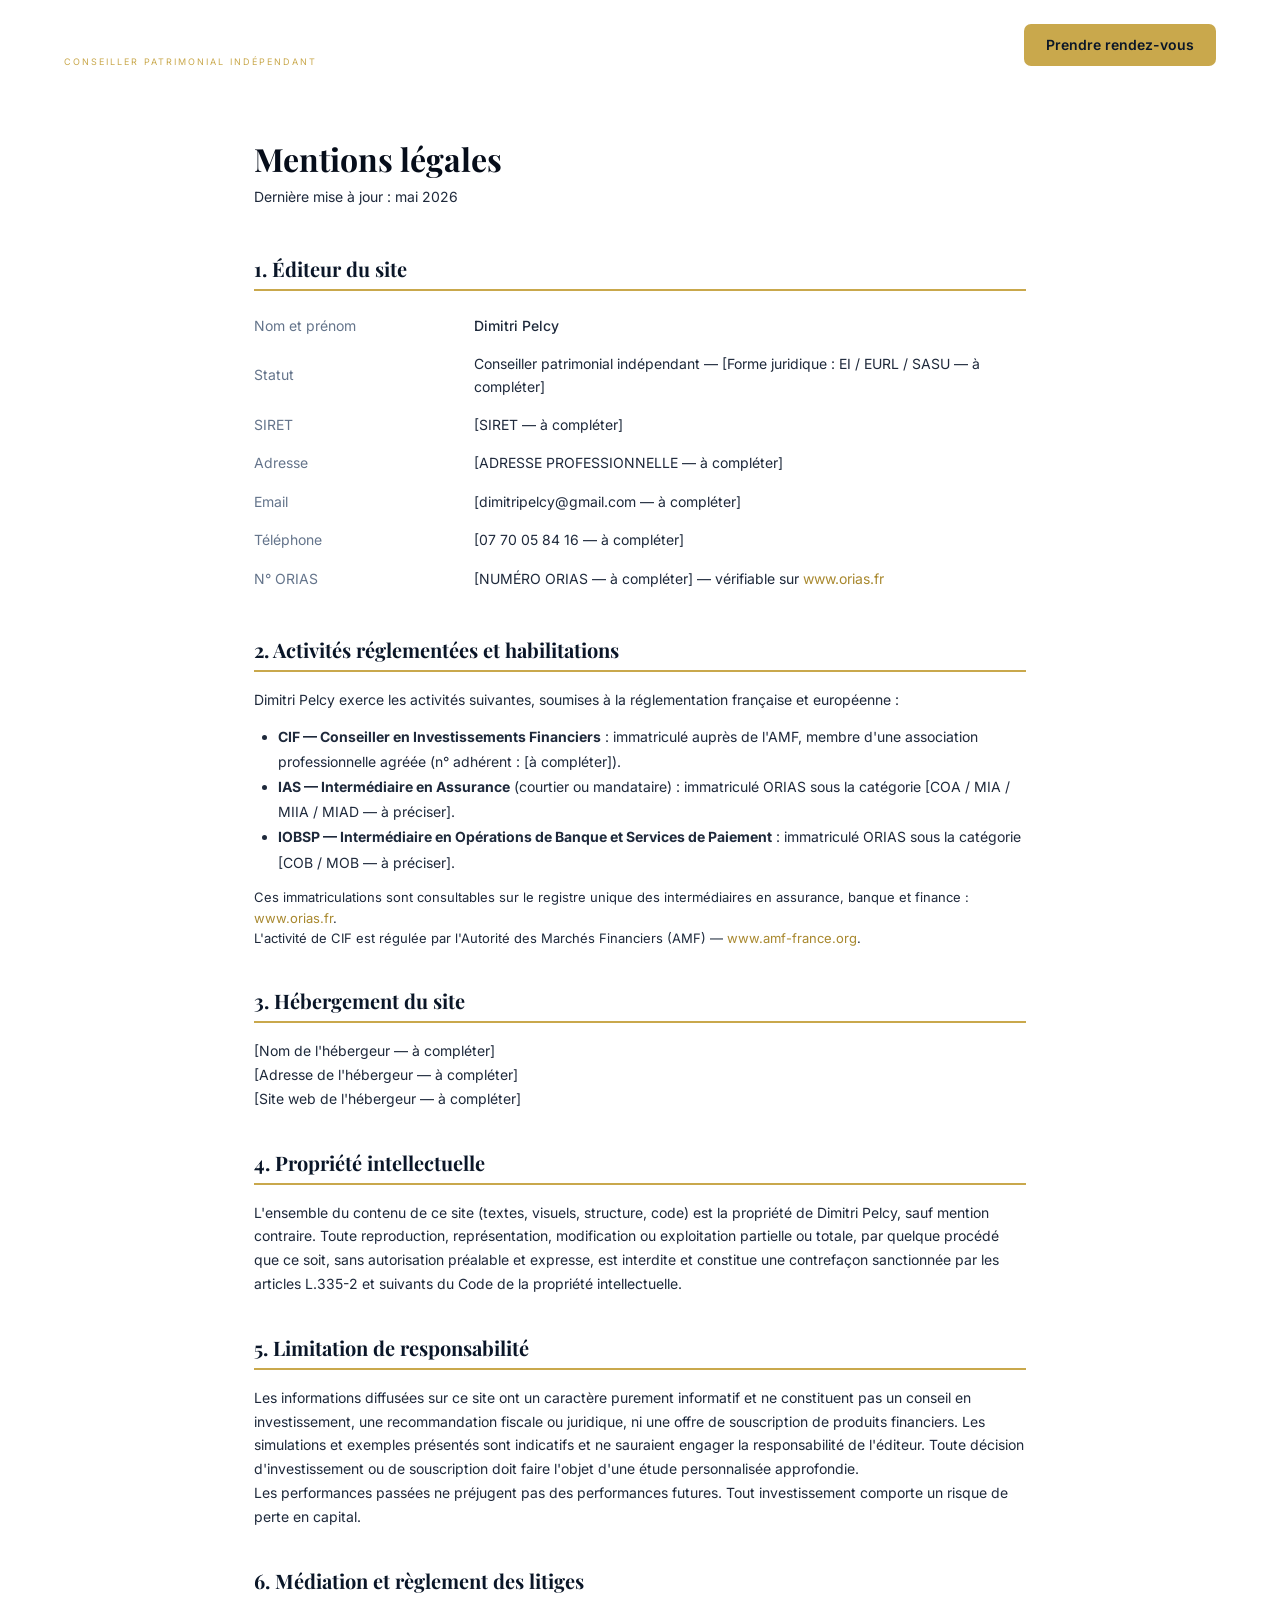
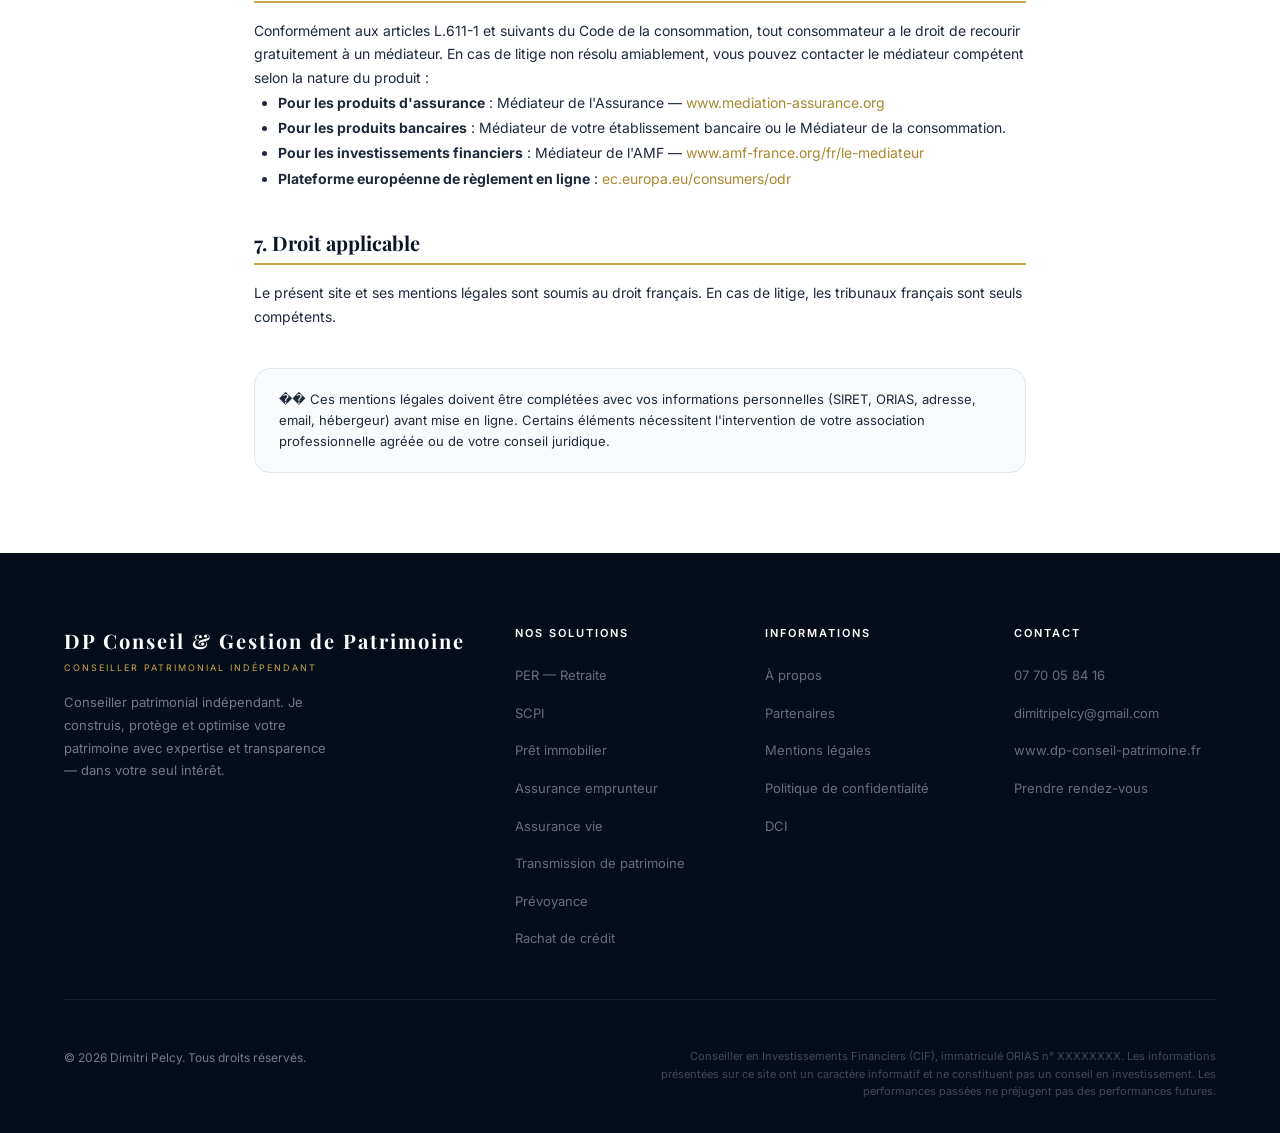
<file: mentions-legales.html>
﻿<!DOCTYPE html>
<html lang="fr">
<head>
  <meta charset="UTF-8" />
  <meta name="viewport" content="width=device-width, initial-scale=1.0" />
  <title>Mentions légales — Conseil Patrimonial Indépendant</title>
  <meta name="description" content="Mentions légales — Conseiller patrimonial indépendant, immatriculé ORIAS." />
  <link rel="stylesheet" href="css/styles.css" />
</head>
<body>

<nav class="nav" id="nav">
  <div class="container">
    <div class="nav-inner">
      <a href="index.html" class="nav-logo">
        <span class="nav-logo-name">DP Conseil &amp; Gestion de Patrimoine</span>
        <span class="nav-logo-sub">Conseiller Patrimonial Indépendant</span>
      </a>
      <ul class="nav-links" id="nav-links">
        <li class="nav-dropdown">
          <span class="nav-dropdown-toggle">Nos Solutions</span>
          <div class="nav-dropdown-menu">
            <a href="retraite.html">�� PER — Préparer sa retraite</a>
            <a href="scpi.html">�� SCPI — Investissement immobilier</a>
            <a href="pret-immobilier.html">�� Négociation de prêt immobilier</a>
            <a href="assurance-emprunteur.html">�� Renégociation assurance emprunteur</a>
            <a href="assurance-vie.html">�� Assurance vie</a>
            <a href="transmission.html">��️ Transmission de patrimoine</a>
            <a href="prevoyance.html">��️ Prévoyance &amp; protection famille</a>
            <a href="rachat-credit.html">�� Rachat de crédit</a>
          </div>
        </li>
        <li><a href="index.html">Accueil</a></li>
        <li><a href="partenaires.html">Partenaires</a></li>
        <li><a href="index.html#contact">Contact</a></li>
        <li><a href="index.html#contact" class="nav-cta">Prendre rendez-vous</a></li>
      </ul>
      <button class="nav-mobile-toggle" id="nav-toggle" aria-label="Menu" aria-expanded="false">
        <span></span><span></span><span></span>
      </button>
    </div>
  </div>
</nav>

<!-- ══════════════════════ CONTENU ══════════════════════ -->
<section style="padding-top:140px;padding-bottom:80px;">
  <div class="container" style="max-width:820px;">

    <h1 style="font-size:2rem;margin-bottom:8px;color:var(--navy-900);">Mentions légales</h1>
    <p style="color:var(--gray-500);font-size:14px;margin-bottom:48px;">Dernière mise à jour : mai 2026</p>

    <!-- ÉDITEUR -->
    <div style="margin-bottom:40px;">
      <h2 style="font-size:1.25rem;color:var(--navy-800);margin-bottom:16px;padding-bottom:8px;border-bottom:2px solid var(--gold-500);">1. Éditeur du site</h2>
      <table style="width:100%;border-collapse:collapse;font-size:14px;">
        <tr><td style="padding:8px 0;color:var(--gray-600);width:220px;">Nom et prénom</td><td style="padding:8px 0;color:var(--gray-800);font-weight:500;">Dimitri Pelcy</td></tr>
        <tr><td style="padding:8px 0;color:var(--gray-600);">Statut</td><td style="padding:8px 0;color:var(--gray-800);">Conseiller patrimonial indépendant — [Forme juridique : EI / EURL / SASU — à compléter]</td></tr>
        <tr><td style="padding:8px 0;color:var(--gray-600);">SIRET</td><td style="padding:8px 0;color:var(--gray-800);">[SIRET — à compléter]</td></tr>
        <tr><td style="padding:8px 0;color:var(--gray-600);">Adresse</td><td style="padding:8px 0;color:var(--gray-800);">[ADRESSE PROFESSIONNELLE — à compléter]</td></tr>
        <tr><td style="padding:8px 0;color:var(--gray-600);">Email</td><td style="padding:8px 0;color:var(--gray-800);">[dimitripelcy@gmail.com — à compléter]</td></tr>
        <tr><td style="padding:8px 0;color:var(--gray-600);">Téléphone</td><td style="padding:8px 0;color:var(--gray-800);">[07 70 05 84 16 — à compléter]</td></tr>
        <tr><td style="padding:8px 0;color:var(--gray-600);">N° ORIAS</td><td style="padding:8px 0;color:var(--gray-800);">[NUMÉRO ORIAS — à compléter] — vérifiable sur <a href="https://www.orias.fr" target="_blank" rel="noopener" style="color:var(--gold-600);">www.orias.fr</a></td></tr>
      </table>
    </div>

    <!-- ACTIVITÉS RÉGLEMENTÉES -->
    <div style="margin-bottom:40px;">
      <h2 style="font-size:1.25rem;color:var(--navy-800);margin-bottom:16px;padding-bottom:8px;border-bottom:2px solid var(--gold-500);">2. Activités réglementées et habilitations</h2>
      <p style="font-size:14px;color:var(--gray-700);line-height:1.7;margin-bottom:12px;">Dimitri Pelcy exerce les activités suivantes, soumises à la réglementation française et européenne :</p>
      <ul style="font-size:14px;color:var(--gray-700);line-height:1.8;padding-left:24px;">
        <li><strong>CIF — Conseiller en Investissements Financiers</strong> : immatriculé auprès de l'AMF, membre d'une association professionnelle agréée (n° adhérent : [à compléter]).</li>
        <li><strong>IAS — Intermédiaire en Assurance</strong> (courtier ou mandataire) : immatriculé ORIAS sous la catégorie [COA / MIA / MIIA / MIAD — à préciser].</li>
        <li><strong>IOBSP — Intermédiaire en Opérations de Banque et Services de Paiement</strong> : immatriculé ORIAS sous la catégorie [COB / MOB — à préciser].</li>
      </ul>
      <p style="font-size:13px;color:var(--gray-500);margin-top:12px;">Ces immatriculations sont consultables sur le registre unique des intermédiaires en assurance, banque et finance : <a href="https://www.orias.fr" target="_blank" rel="noopener" style="color:var(--gold-600);">www.orias.fr</a>.</p>
      <p style="font-size:13px;color:var(--gray-500);">L'activité de CIF est régulée par l'Autorité des Marchés Financiers (AMF) — <a href="https://www.amf-france.org" target="_blank" rel="noopener" style="color:var(--gold-600);">www.amf-france.org</a>.</p>
    </div>

    <!-- HÉBERGEMENT -->
    <div style="margin-bottom:40px;">
      <h2 style="font-size:1.25rem;color:var(--navy-800);margin-bottom:16px;padding-bottom:8px;border-bottom:2px solid var(--gold-500);">3. Hébergement du site</h2>
      <p style="font-size:14px;color:var(--gray-700);line-height:1.7;">[Nom de l'hébergeur — à compléter]<br/>[Adresse de l'hébergeur — à compléter]<br/>[Site web de l'hébergeur — à compléter]</p>
    </div>

    <!-- PROPRIÉTÉ INTELLECTUELLE -->
    <div style="margin-bottom:40px;">
      <h2 style="font-size:1.25rem;color:var(--navy-800);margin-bottom:16px;padding-bottom:8px;border-bottom:2px solid var(--gold-500);">4. Propriété intellectuelle</h2>
      <p style="font-size:14px;color:var(--gray-700);line-height:1.7;">L'ensemble du contenu de ce site (textes, visuels, structure, code) est la propriété de Dimitri Pelcy, sauf mention contraire. Toute reproduction, représentation, modification ou exploitation partielle ou totale, par quelque procédé que ce soit, sans autorisation préalable et expresse, est interdite et constitue une contrefaçon sanctionnée par les articles L.335-2 et suivants du Code de la propriété intellectuelle.</p>
    </div>

    <!-- LIMITATION DE RESPONSABILITÉ -->
    <div style="margin-bottom:40px;">
      <h2 style="font-size:1.25rem;color:var(--navy-800);margin-bottom:16px;padding-bottom:8px;border-bottom:2px solid var(--gold-500);">5. Limitation de responsabilité</h2>
      <p style="font-size:14px;color:var(--gray-700);line-height:1.7;">Les informations diffusées sur ce site ont un caractère purement informatif et ne constituent pas un conseil en investissement, une recommandation fiscale ou juridique, ni une offre de souscription de produits financiers. Les simulations et exemples présentés sont indicatifs et ne sauraient engager la responsabilité de l'éditeur. Toute décision d'investissement ou de souscription doit faire l'objet d'une étude personnalisée approfondie.</p>
      <p style="font-size:14px;color:var(--gray-700);line-height:1.7;">Les performances passées ne préjugent pas des performances futures. Tout investissement comporte un risque de perte en capital.</p>
    </div>

    <!-- MÉDIATION -->
    <div style="margin-bottom:40px;">
      <h2 style="font-size:1.25rem;color:var(--navy-800);margin-bottom:16px;padding-bottom:8px;border-bottom:2px solid var(--gold-500);">6. Médiation et règlement des litiges</h2>
      <p style="font-size:14px;color:var(--gray-700);line-height:1.7;">Conformément aux articles L.611-1 et suivants du Code de la consommation, tout consommateur a le droit de recourir gratuitement à un médiateur. En cas de litige non résolu amiablement, vous pouvez contacter le médiateur compétent selon la nature du produit :</p>
      <ul style="font-size:14px;color:var(--gray-700);line-height:1.8;padding-left:24px;">
        <li><strong>Pour les produits d'assurance</strong> : Médiateur de l'Assurance — <a href="https://www.mediation-assurance.org" target="_blank" rel="noopener" style="color:var(--gold-600);">www.mediation-assurance.org</a></li>
        <li><strong>Pour les produits bancaires</strong> : Médiateur de votre établissement bancaire ou le Médiateur de la consommation.</li>
        <li><strong>Pour les investissements financiers</strong> : Médiateur de l'AMF — <a href="https://www.amf-france.org/fr/le-mediateur" target="_blank" rel="noopener" style="color:var(--gold-600);">www.amf-france.org/fr/le-mediateur</a></li>
        <li><strong>Plateforme européenne de règlement en ligne</strong> : <a href="https://ec.europa.eu/consumers/odr" target="_blank" rel="noopener" style="color:var(--gold-600);">ec.europa.eu/consumers/odr</a></li>
      </ul>
    </div>

    <!-- DROIT APPLICABLE -->
    <div style="margin-bottom:40px;">
      <h2 style="font-size:1.25rem;color:var(--navy-800);margin-bottom:16px;padding-bottom:8px;border-bottom:2px solid var(--gold-500);">7. Droit applicable</h2>
      <p style="font-size:14px;color:var(--gray-700);line-height:1.7;">Le présent site et ses mentions légales sont soumis au droit français. En cas de litige, les tribunaux français sont seuls compétents.</p>
    </div>

    <div style="background:var(--gray-50);border-radius:var(--radius);padding:20px 24px;border:1px solid var(--gray-200);">
      <p style="font-size:13px;color:var(--gray-500);margin:0;">�� Ces mentions légales doivent être complétées avec vos informations personnelles (SIRET, ORIAS, adresse, email, hébergeur) avant mise en ligne. Certains éléments nécessitent l'intervention de votre association professionnelle agréée ou de votre conseil juridique.</p>
    </div>

  </div>
</section>

<!-- ══════════════════════ FOOTER ══════════════════════ -->
<footer class="footer">
  <div class="container">
    <div class="footer-top">
      <div>
        <div class="footer-brand-name">DP Conseil &amp; Gestion de Patrimoine</div>
        <div class="footer-brand-sub">Conseiller Patrimonial Indépendant</div>
        <p class="footer-brand-desc">Conseiller patrimonial indépendant. Je construis, protège et optimise votre patrimoine avec expertise et transparence — dans votre seul intérêt.</p>
      </div>
      <div>
        <div class="footer-col-title">Nos Solutions</div>
        <ul class="footer-links">
          <li><a href="retraite.html">PER — Retraite</a></li>
          <li><a href="scpi.html">SCPI</a></li>
          <li><a href="pret-immobilier.html">Prêt immobilier</a></li>
          <li><a href="assurance-emprunteur.html">Assurance emprunteur</a></li>
          <li><a href="assurance-vie.html">Assurance vie</a></li>
          <li><a href="transmission.html">Transmission de patrimoine</a></li>
          <li><a href="prevoyance.html">Prévoyance</a></li>
          <li><a href="rachat-credit.html">Rachat de crédit</a></li>
        </ul>
      </div>
      <div>
        <div class="footer-col-title">Informations</div>
        <ul class="footer-links">
          <li><a href="index.html#apropos">À propos</a></li>
          <li><a href="partenaires.html">Partenaires</a></li>
          <li><a href="mentions-legales.html">Mentions légales</a></li>
          <li><a href="politique-confidentialite.html">Politique de confidentialité</a></li>
          <li><a href="dci.html">DCI</a></li>
        </ul>
      </div>
      <div>
        <div class="footer-col-title">Contact</div>
        <ul class="footer-links">
          <li><a href="tel:0770058416">07 70 05 84 16</a></li>
          <li><a href="mailto:dimitripelcy@gmail.com">dimitripelcy@gmail.com</a></li>
          <li><a href="https://www.dp-conseil-patrimoine.fr">www.dp-conseil-patrimoine.fr</a></li>
          <li><a href="index.html#contact">Prendre rendez-vous</a></li>
        </ul>
      </div>
    </div>
    <div class="footer-bottom">
      <p class="footer-copy">© 2026 Dimitri Pelcy. Tous droits réservés.</p>
      <p class="footer-legal">Conseiller en Investissements Financiers (CIF), immatriculé ORIAS n° XXXXXXXX. Les informations présentées sur ce site ont un caractère informatif et ne constituent pas un conseil en investissement. Les performances passées ne préjugent pas des performances futures.</p>
    </div>
  </div>
</footer>

<script src="js/main.js"></script>
</body>
</html>
</file>
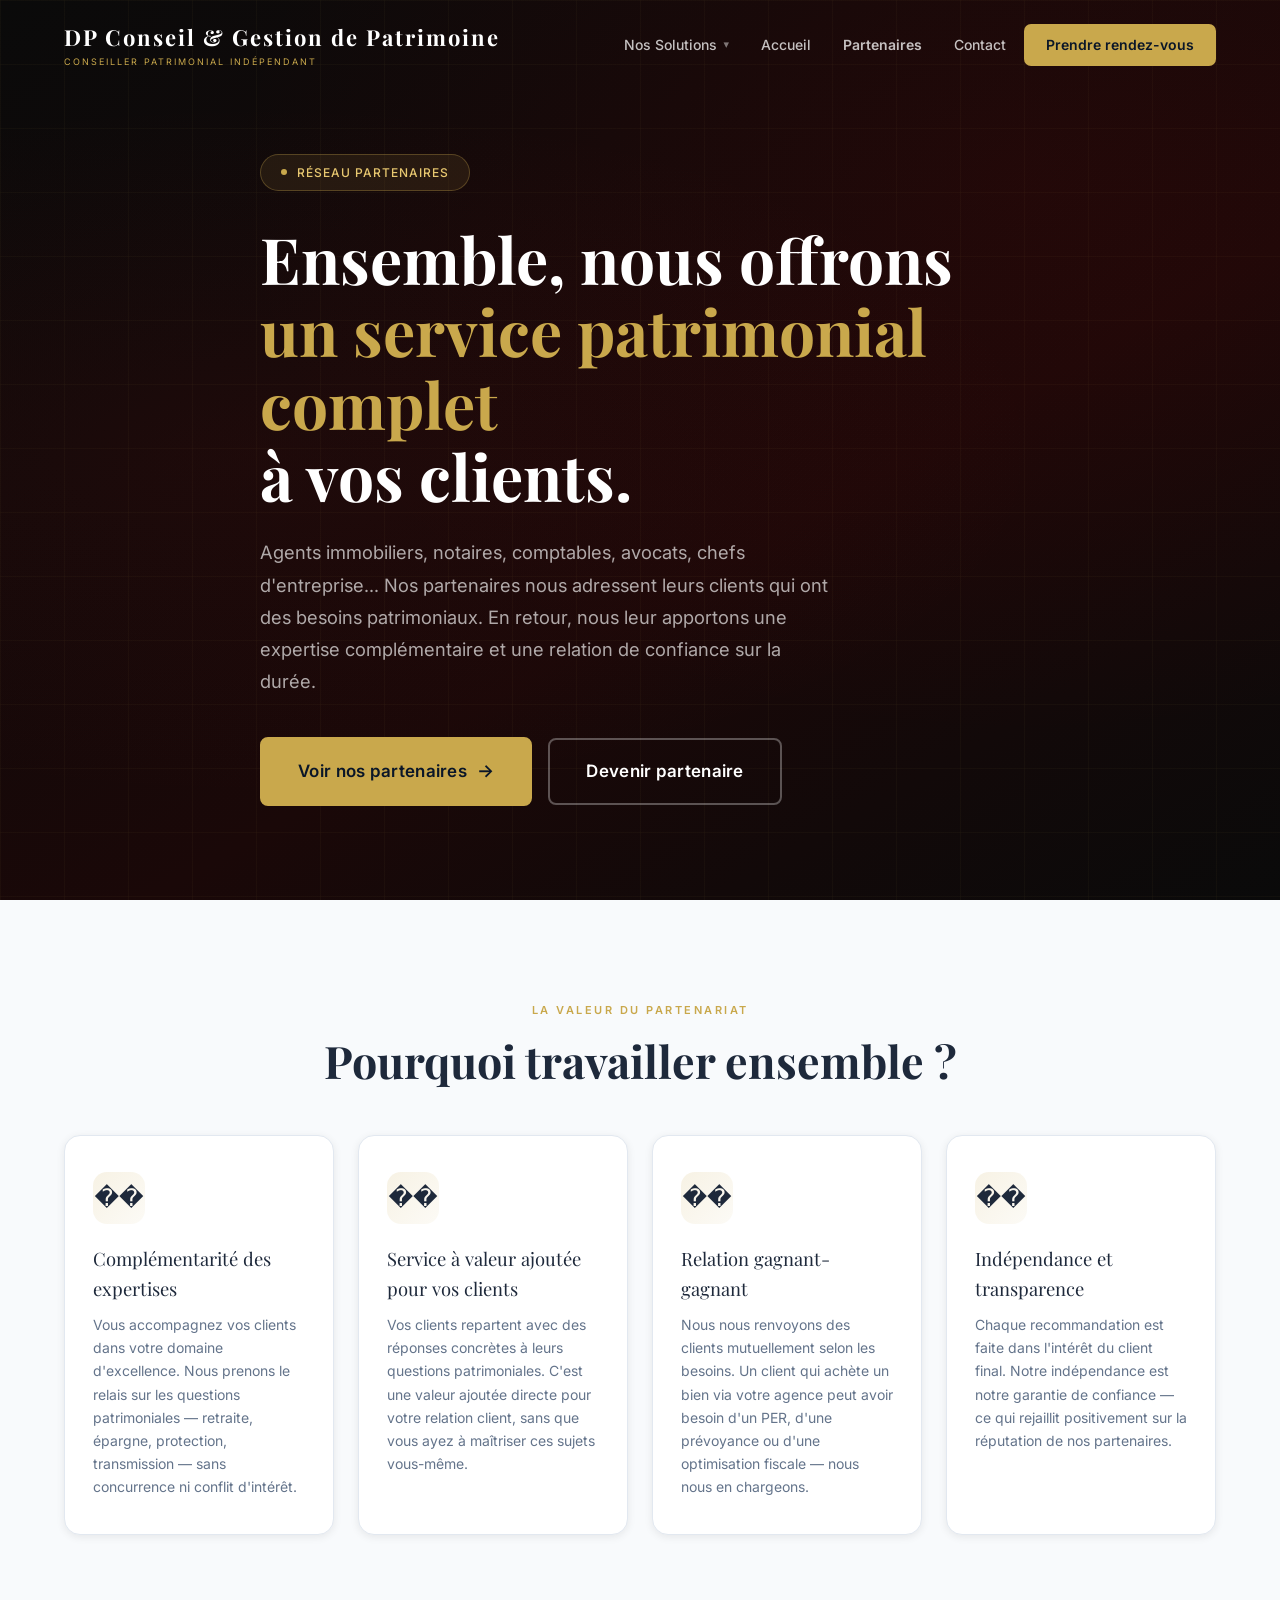
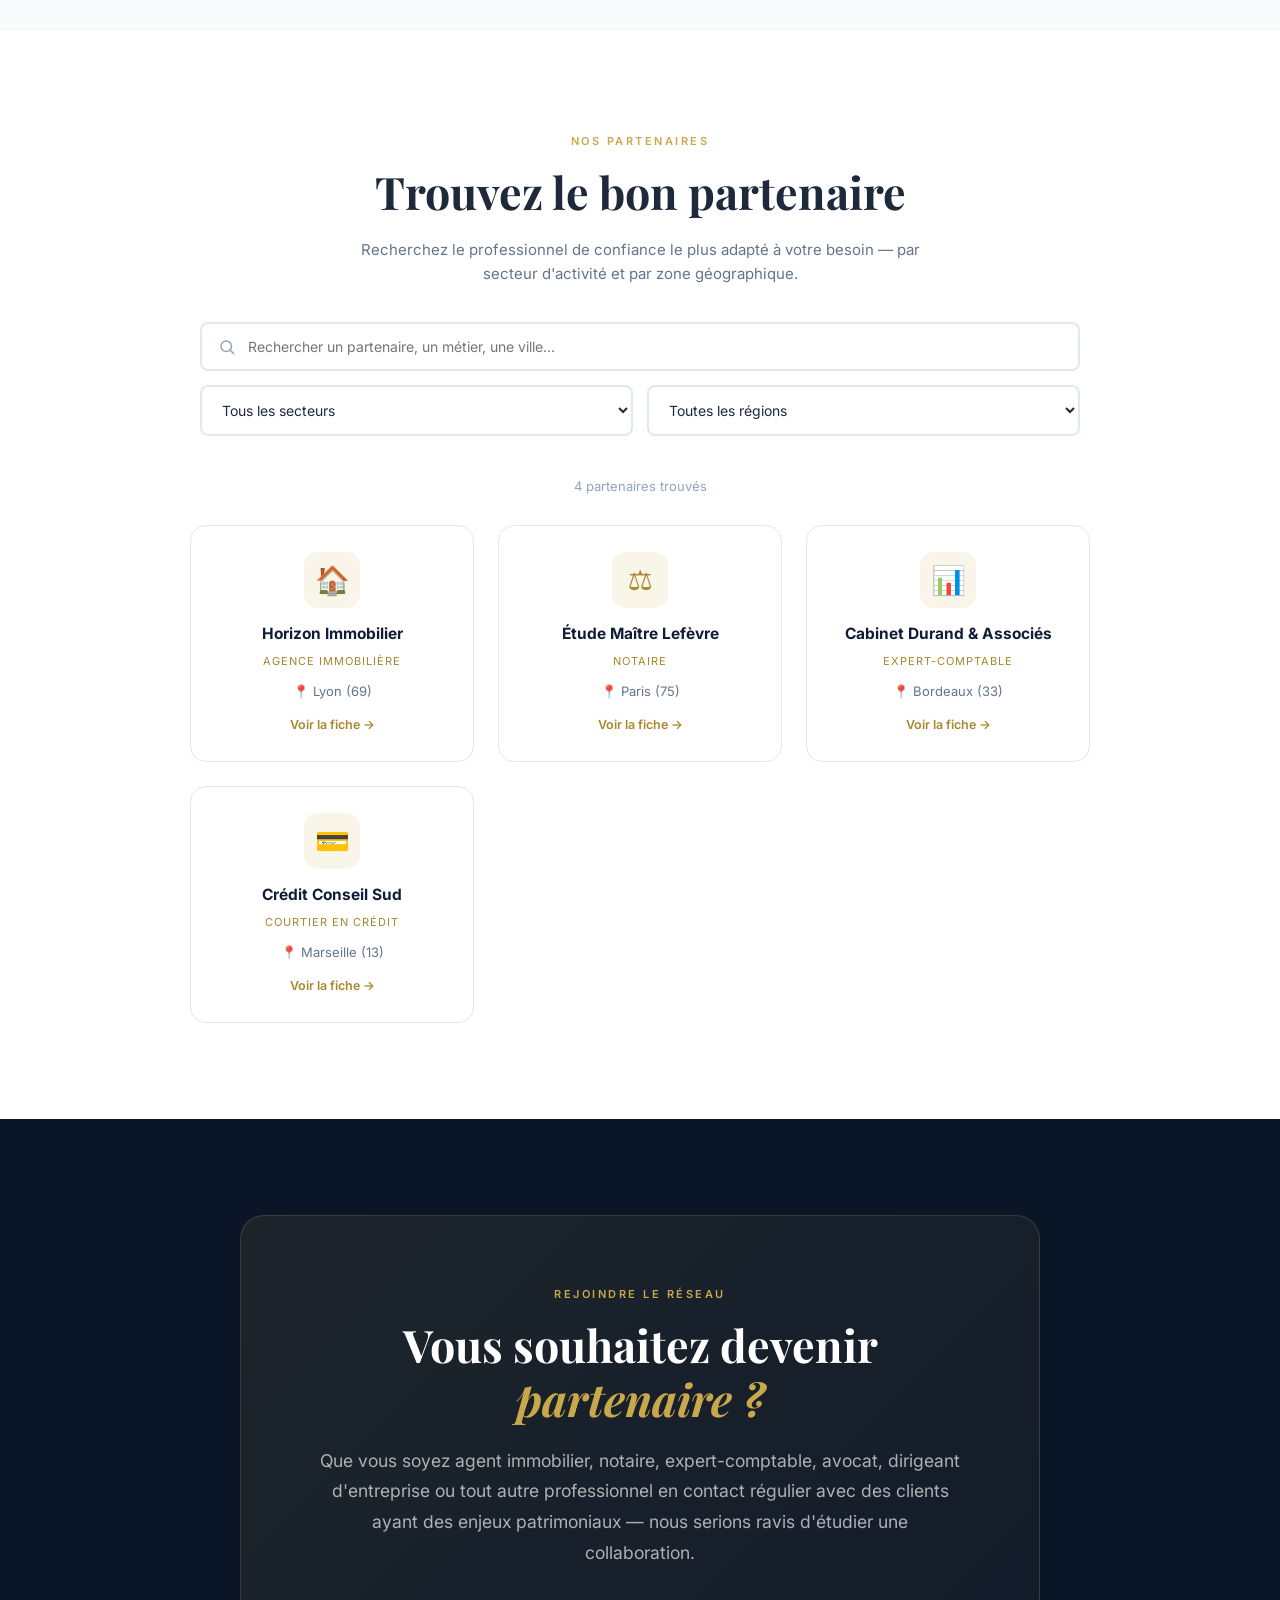
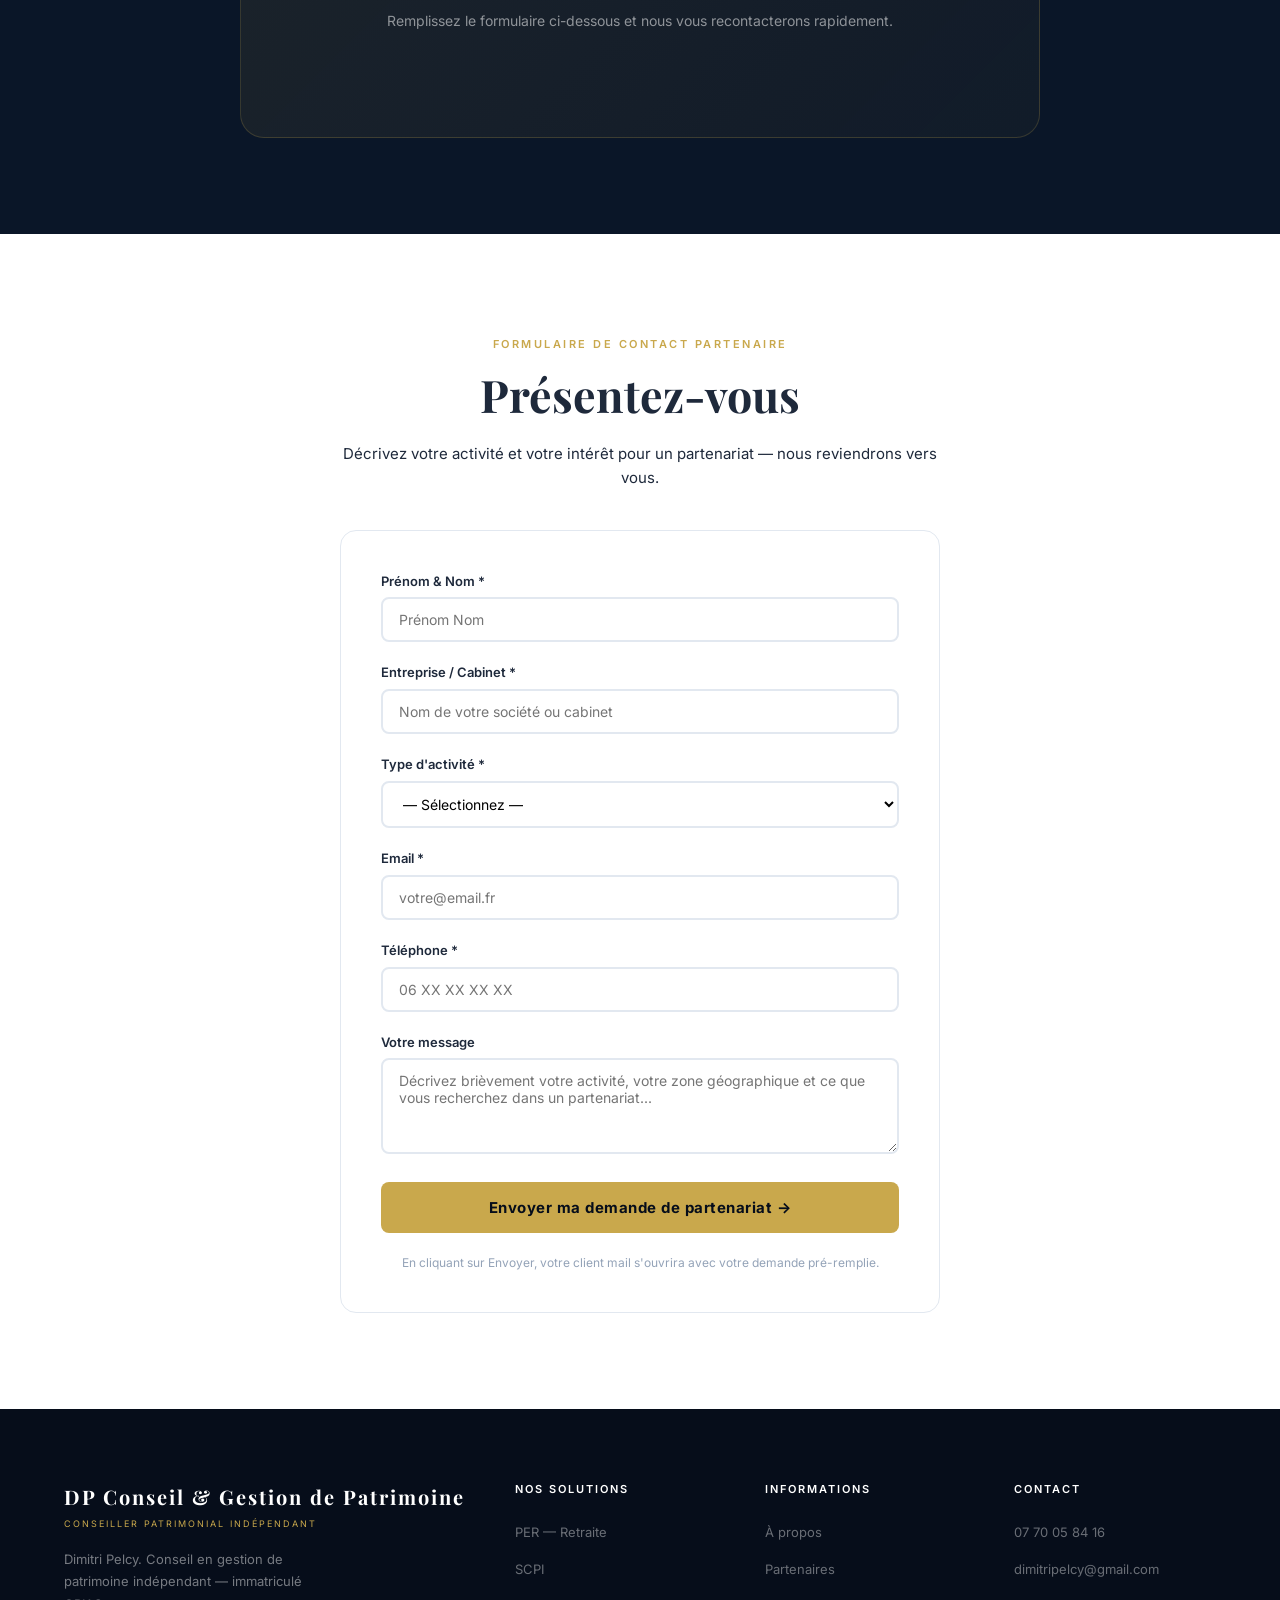
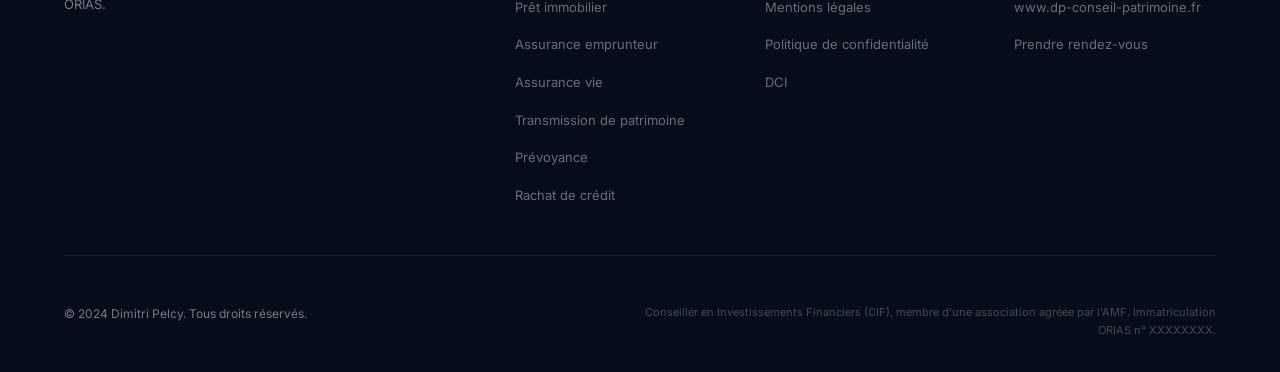
<file: partenaires.html>
﻿<!DOCTYPE html>
<html lang="fr">
<head>
  <meta charset="UTF-8" />
  <meta name="viewport" content="width=device-width, initial-scale=1.0" />
  <title>Partenaires — Conseiller Patrimonial Indépendant</title>
  <meta name="description" content="Découvrez nos partenaires de confiance et rejoignez notre réseau de partenariat pour développer ensemble votre activité." />
  <link rel="stylesheet" href="css/styles.css" />
  <link rel="stylesheet" href="css/simulators.css" />
</head>
<body>

<nav class="nav" id="nav">
  <div class="container">
    <div class="nav-inner">
      <a href="index.html" class="nav-logo">
        <span class="nav-logo-name">DP Conseil &amp; Gestion de Patrimoine</span>
        <span class="nav-logo-sub">Conseiller Patrimonial Indépendant</span>
      </a>
      <ul class="nav-links" id="nav-links">
        <li class="nav-dropdown">
          <span class="nav-dropdown-toggle">Nos Solutions</span>
          <div class="nav-dropdown-menu">
            <a href="retraite.html">�� PER — Préparer sa retraite</a>
            <a href="scpi.html">�� SCPI — Investissement immobilier</a>
            <a href="pret-immobilier.html">�� Négociation de prêt immobilier</a>
            <a href="assurance-emprunteur.html">�� Renégociation assurance emprunteur</a>
            <a href="assurance-vie.html">�� Assurance vie</a>
            <a href="transmission.html">��️ Transmission de patrimoine</a>
            <a href="prevoyance.html">��️ Prévoyance &amp; protection famille</a>
            <a href="rachat-credit.html">�� Rachat de crédit</a>
          </div>
        </li>
        <li><a href="index.html">Accueil</a></li>
        <li><a href="partenaires.html" style="font-weight:600;">Partenaires</a></li>
        <li><a href="index.html#contact">Contact</a></li>
        <li><a href="index.html#contact" class="nav-cta">Prendre rendez-vous</a></li>
      </ul>
      <button class="nav-mobile-toggle" id="nav-toggle" aria-label="Menu" aria-expanded="false">
        <span></span><span></span><span></span>
      </button>
    </div>
  </div>
</nav>

<!-- ══════════════════════ HERO ══════════════════════ -->
<section class="hero hero-problem" style="padding-top:140px;padding-bottom:80px;">
  <div class="hero-bg-grid"></div>
  <div class="hero-bg-glow"></div>
  <div class="container">
    <div class="hero-content">
      <div class="hero-badge">
        <span class="hero-badge-dot" style="background:var(--gold-500);"></span>
        Réseau Partenaires
      </div>
      <h1>Ensemble, nous offrons<br/><em>un service patrimonial complet</em><br/>à vos clients.</h1>
      <p class="hero-lead">Agents immobiliers, notaires, comptables, avocats, chefs d'entreprise… Nos partenaires nous adressent leurs clients qui ont des besoins patrimoniaux. En retour, nous leur apportons une expertise complémentaire et une relation de confiance sur la durée.</p>
      <div class="hero-actions">
        <a href="#partenaires" class="btn btn-primary btn-lg btn-arrow">Voir nos partenaires</a>
        <a href="#devenir-partenaire" class="btn btn-outline btn-lg">Devenir partenaire</a>
      </div>
    </div>
  </div>
</section>

<!-- ══════════════════════ POURQUOI PARTNARIAT ══════════════════════ -->
<section class="section section-light">
  <div class="container">
    <div class="text-center" style="margin-bottom:48px;">
      <span class="section-label">La valeur du partenariat</span>
      <h2 class="section-title animate-in">Pourquoi travailler ensemble ?</h2>
    </div>
    <div class="benefits-grid">
      <div class="benefit-card animate-in">
        <div class="benefit-icon">��</div>
        <div class="benefit-title">Complémentarité des expertises</div>
        <p class="benefit-text">Vous accompagnez vos clients dans votre domaine d'excellence. Nous prenons le relais sur les questions patrimoniales — retraite, épargne, protection, transmission — sans concurrence ni conflit d'intérêt.</p>
      </div>
      <div class="benefit-card animate-in delay-1">
        <div class="benefit-icon">��</div>
        <div class="benefit-title">Service à valeur ajoutée pour vos clients</div>
        <p class="benefit-text">Vos clients repartent avec des réponses concrètes à leurs questions patrimoniales. C'est une valeur ajoutée directe pour votre relation client, sans que vous ayez à maîtriser ces sujets vous-même.</p>
      </div>
      <div class="benefit-card animate-in delay-2">
        <div class="benefit-icon">��</div>
        <div class="benefit-title">Relation gagnant-gagnant</div>
        <p class="benefit-text">Nous nous renvoyons des clients mutuellement selon les besoins. Un client qui achète un bien via votre agence peut avoir besoin d'un PER, d'une prévoyance ou d'une optimisation fiscale — nous nous en chargeons.</p>
      </div>
      <div class="benefit-card animate-in delay-3">
        <div class="benefit-icon">��️</div>
        <div class="benefit-title">Indépendance et transparence</div>
        <p class="benefit-text">Chaque recommandation est faite dans l'intérêt du client final. Notre indépendance est notre garantie de confiance — ce qui rejaillit positivement sur la réputation de nos partenaires.</p>
      </div>
    </div>
  </div>
</section>

<!-- ══════════════════════ NOS PARTENAIRES ══════════════════════ -->
<section class="section" id="partenaires">
  <div class="container">
    <div class="text-center" style="margin-bottom:36px;">
      <span class="section-label">Nos partenaires</span>
      <h2 class="section-title animate-in">Trouvez le bon partenaire</h2>
      <p style="color:var(--gray-600);max-width:600px;margin:0 auto;font-size:15px;">Recherchez le professionnel de confiance le plus adapt&eacute; &agrave; votre besoin &mdash; par secteur d'activit&eacute; et par zone g&eacute;ographique.</p>
    </div>

    <div class="partner-search">
      <input type="text" id="partner-q" placeholder="Rechercher un partenaire, un m&eacute;tier, une ville&hellip;" aria-label="Rechercher un partenaire" />
      <div class="partner-search-row">
        <select id="partner-sector" aria-label="Filtrer par secteur d'activit&eacute;"></select>
        <select id="partner-zone" aria-label="Filtrer par zone g&eacute;ographique"></select>
      </div>
    </div>
    <div class="partner-search-count" id="partner-count"></div>

    <div id="partners-grid" style="display:grid;grid-template-columns:repeat(auto-fill,minmax(220px,1fr));gap:24px;max-width:900px;margin:0 auto;"></div>
  </div>
</section>

<!-- ══════════════════════ DEVENIR PARTENAIRE ══════════════════════ -->
<section class="section section-dark" id="devenir-partenaire">
  <div class="container">
    <div class="solution-banner animate-in" style="max-width:800px;margin:0 auto;">
      <span class="section-label">Rejoindre le réseau</span>
      <h2>Vous souhaitez devenir<br/><em class="text-gold">partenaire ?</em></h2>
      <p>Que vous soyez agent immobilier, notaire, expert-comptable, avocat, dirigeant d'entreprise ou tout autre professionnel en contact régulier avec des clients ayant des enjeux patrimoniaux — nous serions ravis d'étudier une collaboration.</p>
      <p style="margin-top:12px;opacity:0.8;font-size:14px;">Remplissez le formulaire ci-dessous et nous vous recontacterons rapidement.</p>
    </div>
  </div>
</section>

<!-- ══════════════════════ FORMULAIRE PARTENARIAT ══════════════════════ -->
<section class="section">
  <div class="container">
    <div style="max-width:600px;margin:0 auto;">
      <div class="text-center" style="margin-bottom:40px;">
        <span class="section-label">Formulaire de contact partenaire</span>
        <h2 class="section-title animate-in">Présentez-vous</h2>
        <p style="color:var(--gray-500);font-size:15px;">Décrivez votre activité et votre intérêt pour un partenariat — nous reviendrons vers vous.</p>
      </div>

      <div style="background:var(--white);border-radius:var(--radius);padding:40px;border:1px solid var(--gray-200);box-shadow:var(--shadow-md);">

        <div style="display:flex;flex-direction:column;gap:20px;" id="partner-form">

          <div>
            <label style="display:block;font-size:13px;font-weight:600;color:var(--gray-700);margin-bottom:6px;">Prénom &amp; Nom *</label>
            <input type="text" id="p-nom" placeholder="Prénom Nom" style="width:100%;padding:12px 16px;border:2px solid var(--gray-200);border-radius:8px;font-size:14px;font-family:inherit;outline:none;box-sizing:border-box;" />
          </div>

          <div>
            <label style="display:block;font-size:13px;font-weight:600;color:var(--gray-700);margin-bottom:6px;">Entreprise / Cabinet *</label>
            <input type="text" id="p-entreprise" placeholder="Nom de votre société ou cabinet" style="width:100%;padding:12px 16px;border:2px solid var(--gray-200);border-radius:8px;font-size:14px;font-family:inherit;outline:none;box-sizing:border-box;" />
          </div>

          <div>
            <label style="display:block;font-size:13px;font-weight:600;color:var(--gray-700);margin-bottom:6px;">Type d'activité *</label>
            <select id="p-activite" style="width:100%;padding:12px 16px;border:2px solid var(--gray-200);border-radius:8px;font-size:14px;font-family:inherit;outline:none;background:var(--white);box-sizing:border-box;">
              <option value="">— Sélectionnez —</option>
              <option value="Agence immobilière">Agence immobilière</option>
              <option value="Notaire">Notaire</option>
              <option value="Expert-comptable / Commissaire aux comptes">Expert-comptable / Commissaire aux comptes</option>
              <option value="Avocat / Juriste">Avocat / Juriste</option>
              <option value="Médecin / Professionnel de santé">Médecin / Professionnel de santé</option>
              <option value="Chef d'entreprise / Dirigeant">Chef d'entreprise / Dirigeant</option>
              <option value="Courtier en crédit">Courtier en crédit</option>
              <option value="Autre">Autre (préciser dans le message)</option>
            </select>
          </div>

          <div>
            <label style="display:block;font-size:13px;font-weight:600;color:var(--gray-700);margin-bottom:6px;">Email *</label>
            <input type="email" id="p-email" placeholder="votre@email.fr" style="width:100%;padding:12px 16px;border:2px solid var(--gray-200);border-radius:8px;font-size:14px;font-family:inherit;outline:none;box-sizing:border-box;" />
          </div>

          <div>
            <label style="display:block;font-size:13px;font-weight:600;color:var(--gray-700);margin-bottom:6px;">Téléphone *</label>
            <input type="tel" id="p-tel" placeholder="06 XX XX XX XX" style="width:100%;padding:12px 16px;border:2px solid var(--gray-200);border-radius:8px;font-size:14px;font-family:inherit;outline:none;box-sizing:border-box;" />
          </div>

          <div>
            <label style="display:block;font-size:13px;font-weight:600;color:var(--gray-700);margin-bottom:6px;">Votre message</label>
            <textarea id="p-message" rows="4" placeholder="Décrivez brièvement votre activité, votre zone géographique et ce que vous recherchez dans un partenariat..." style="width:100%;padding:12px 16px;border:2px solid var(--gray-200);border-radius:8px;font-size:14px;font-family:inherit;outline:none;resize:vertical;box-sizing:border-box;"></textarea>
          </div>

          <button type="button" id="p-submit" style="background:var(--gold-500);color:var(--navy-900);border:none;border-radius:8px;padding:16px 32px;font-size:15px;font-weight:700;cursor:pointer;font-family:inherit;letter-spacing:0.5px;">
            Envoyer ma demande de partenariat →
          </button>

          <p style="font-size:12px;color:var(--gray-400);text-align:center;">En cliquant sur Envoyer, votre client mail s'ouvrira avec votre demande pré-remplie.</p>
        </div>

      </div>
    </div>
  </div>
</section>

<!-- ══════════════════════ FOOTER ══════════════════════ -->
<footer class="footer">
  <div class="container">
    <div class="footer-top">
      <div>
        <div class="footer-brand-name">DP Conseil &amp; Gestion de Patrimoine</div>
        <div class="footer-brand-sub">Conseiller Patrimonial Indépendant</div>
        <p class="footer-brand-desc">Dimitri Pelcy. Conseil en gestion de patrimoine indépendant — immatriculé ORIAS.</p>
      </div>
      <div>
        <div class="footer-col-title">Nos Solutions</div>
        <ul class="footer-links">
          <li><a href="retraite.html">PER — Retraite</a></li>
          <li><a href="scpi.html">SCPI</a></li>
          <li><a href="pret-immobilier.html">Prêt immobilier</a></li>
          <li><a href="assurance-emprunteur.html">Assurance emprunteur</a></li>
          <li><a href="assurance-vie.html">Assurance vie</a></li>
          <li><a href="transmission.html">Transmission de patrimoine</a></li>
          <li><a href="prevoyance.html">Prévoyance</a></li>
          <li><a href="rachat-credit.html">Rachat de crédit</a></li>
        </ul>
      </div>
      <div>
        <div class="footer-col-title">Informations</div>
        <ul class="footer-links">
          <li><a href="index.html#apropos">À propos</a></li>
          <li><a href="partenaires.html">Partenaires</a></li>
          <li><a href="mentions-legales.html">Mentions légales</a></li>
          <li><a href="politique-confidentialite.html">Politique de confidentialité</a></li>
          <li><a href="dci.html">DCI</a></li>
        </ul>
      </div>
      <div>
        <div class="footer-col-title">Contact</div>
        <ul class="footer-links">
          <li><a href="tel:0770058416">07 70 05 84 16</a></li>
          <li><a href="mailto:dimitripelcy@gmail.com">dimitripelcy@gmail.com</a></li>
          <li><a href="https://www.dp-conseil-patrimoine.fr">www.dp-conseil-patrimoine.fr</a></li>
          <li><a href="index.html#contact">Prendre rendez-vous</a></li>
        </ul>
      </div>
    </div>
    <div class="footer-bottom">
      <p class="footer-copy">© 2024 Dimitri Pelcy. Tous droits réservés.</p>
      <p class="footer-legal">Conseiller en Investissements Financiers (CIF), membre d'une association agréée par l'AMF. Immatriculation ORIAS n° XXXXXXXX.</p>
    </div>
  </div>
</footer>

<script src="js/main.js"></script>
<script src="js/simulators.js"></script>
<script src="js/partenaires.js"></script>
<script>
/* ── Formulaire partenaire → mailto ── */
document.getElementById('p-submit').addEventListener('click', () => {
  const nom       = document.getElementById('p-nom').value.trim()       || '—';
  const entreprise= document.getElementById('p-entreprise').value.trim()|| '—';
  const activite  = document.getElementById('p-activite').value         || 'Non renseigné';
  const email     = document.getElementById('p-email').value.trim()     || 'Non renseigné';
  const tel       = document.getElementById('p-tel').value.trim()       || 'Non renseigné';
  const message   = document.getElementById('p-message').value.trim()   || '—';

  const dest = document.querySelector('footer a[href^="mailto:"]')?.href?.replace('mailto:','') || 'dimitripelcy@gmail.com';
  const subject = `Demande de partenariat — ${nom} (${entreprise})`;
  const body =
`Bonjour,

Je souhaite vous contacter au sujet d'un partenariat.

── Mes coordonnées ──
Nom : ${nom}
Entreprise / Cabinet : ${entreprise}
Type d'activité : ${activite}
Email : ${email}
Téléphone : ${tel}

── Mon message ──
${message}

Dans l'attente de votre retour,
${nom}`;

  window.location.href = `mailto:${dest}?subject=${encodeURIComponent(subject)}&body=${encodeURIComponent(body)}`;
});
</script>
</body>
</html>
</file>
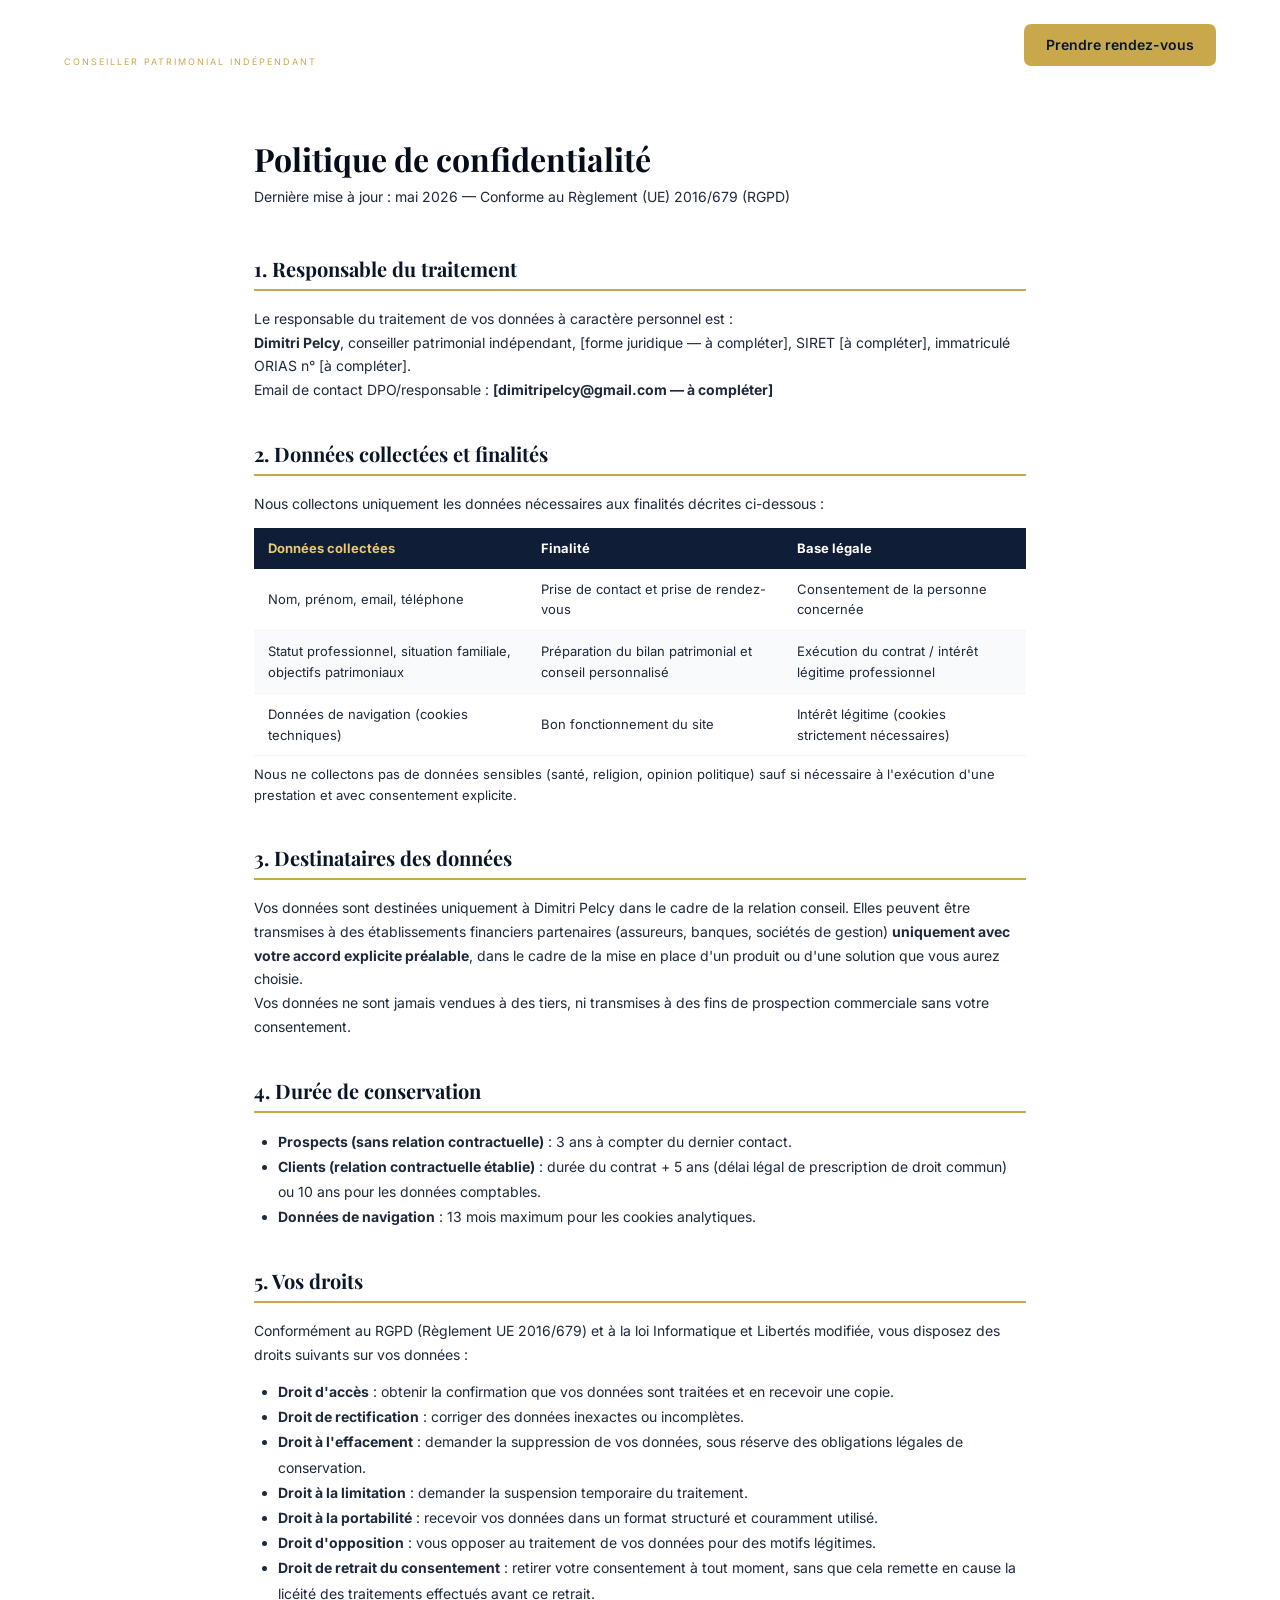
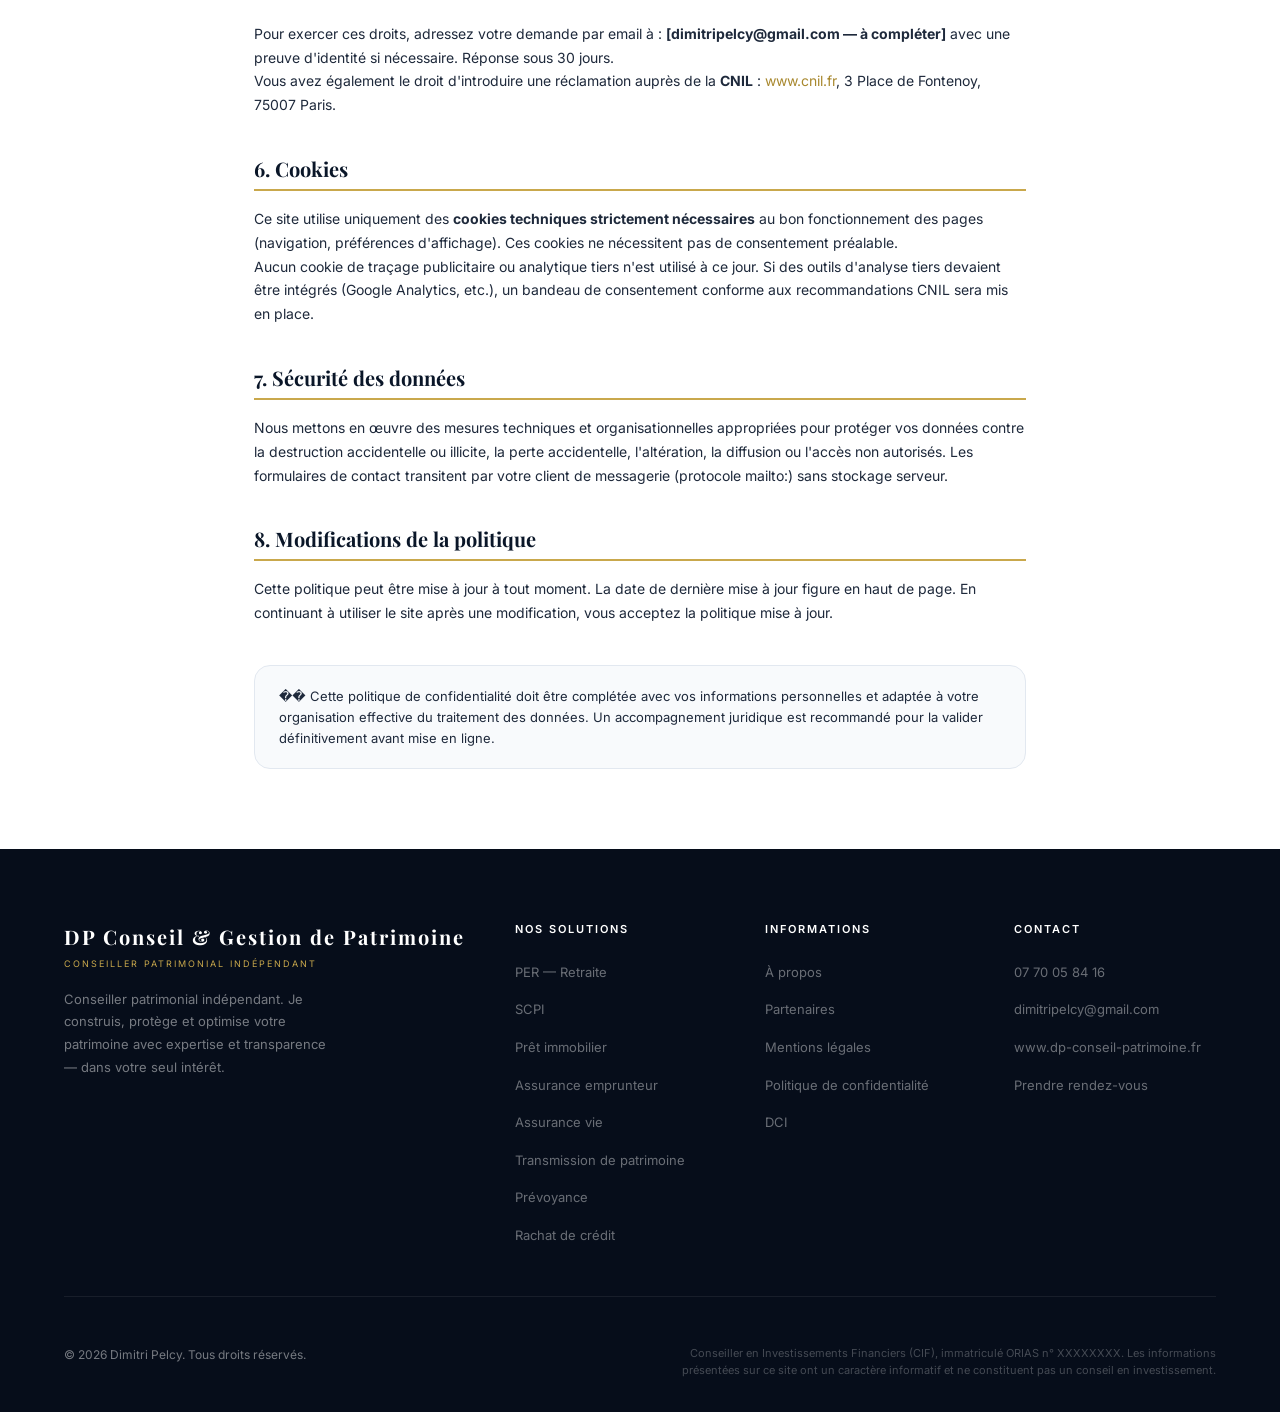
<file: politique-confidentialite.html>
﻿<!DOCTYPE html>
<html lang="fr">
<head>
  <meta charset="UTF-8" />
  <meta name="viewport" content="width=device-width, initial-scale=1.0" />
  <title>Politique de confidentialité — Conseil Patrimonial Indépendant</title>
  <meta name="description" content="Politique de confidentialité et protection des données personnelles — conformité RGPD." />
  <link rel="stylesheet" href="css/styles.css" />
</head>
<body>

<nav class="nav" id="nav">
  <div class="container">
    <div class="nav-inner">
      <a href="index.html" class="nav-logo">
        <span class="nav-logo-name">DP Conseil &amp; Gestion de Patrimoine</span>
        <span class="nav-logo-sub">Conseiller Patrimonial Indépendant</span>
      </a>
      <ul class="nav-links" id="nav-links">
        <li class="nav-dropdown">
          <span class="nav-dropdown-toggle">Nos Solutions</span>
          <div class="nav-dropdown-menu">
            <a href="retraite.html">�� PER — Préparer sa retraite</a>
            <a href="scpi.html">�� SCPI — Investissement immobilier</a>
            <a href="pret-immobilier.html">�� Négociation de prêt immobilier</a>
            <a href="assurance-emprunteur.html">�� Renégociation assurance emprunteur</a>
            <a href="assurance-vie.html">�� Assurance vie</a>
            <a href="transmission.html">��️ Transmission de patrimoine</a>
            <a href="prevoyance.html">��️ Prévoyance &amp; protection famille</a>
            <a href="rachat-credit.html">�� Rachat de crédit</a>
          </div>
        </li>
        <li><a href="index.html">Accueil</a></li>
        <li><a href="partenaires.html">Partenaires</a></li>
        <li><a href="index.html#contact">Contact</a></li>
        <li><a href="index.html#contact" class="nav-cta">Prendre rendez-vous</a></li>
      </ul>
      <button class="nav-mobile-toggle" id="nav-toggle" aria-label="Menu" aria-expanded="false">
        <span></span><span></span><span></span>
      </button>
    </div>
  </div>
</nav>

<!-- ══════════════════════ CONTENU ══════════════════════ -->
<section style="padding-top:140px;padding-bottom:80px;">
  <div class="container" style="max-width:820px;">

    <h1 style="font-size:2rem;margin-bottom:8px;color:var(--navy-900);">Politique de confidentialité</h1>
    <p style="color:var(--gray-500);font-size:14px;margin-bottom:48px;">Dernière mise à jour : mai 2026 — Conforme au Règlement (UE) 2016/679 (RGPD)</p>

    <!-- 1. IDENTITÉ DU RESPONSABLE -->
    <div style="margin-bottom:40px;">
      <h2 style="font-size:1.25rem;color:var(--navy-800);margin-bottom:16px;padding-bottom:8px;border-bottom:2px solid var(--gold-500);">1. Responsable du traitement</h2>
      <p style="font-size:14px;color:var(--gray-700);line-height:1.7;">Le responsable du traitement de vos données à caractère personnel est :</p>
      <p style="font-size:14px;color:var(--gray-700);line-height:1.7;"><strong>Dimitri Pelcy</strong>, conseiller patrimonial indépendant, [forme juridique — à compléter], SIRET [à compléter], immatriculé ORIAS n° [à compléter].<br/>
      Email de contact DPO/responsable : <strong>[dimitripelcy@gmail.com — à compléter]</strong></p>
    </div>

    <!-- 2. DONNÉES COLLECTÉES -->
    <div style="margin-bottom:40px;">
      <h2 style="font-size:1.25rem;color:var(--navy-800);margin-bottom:16px;padding-bottom:8px;border-bottom:2px solid var(--gold-500);">2. Données collectées et finalités</h2>
      <p style="font-size:14px;color:var(--gray-700);line-height:1.7;margin-bottom:12px;">Nous collectons uniquement les données nécessaires aux finalités décrites ci-dessous :</p>
      <table style="width:100%;border-collapse:collapse;font-size:13px;">
        <thead>
          <tr style="background:var(--navy-700);">
            <th style="padding:10px 14px;text-align:left;color:var(--gold-400);">Données collectées</th>
            <th style="padding:10px 14px;text-align:left;color:var(--white);">Finalité</th>
            <th style="padding:10px 14px;text-align:left;color:var(--white);">Base légale</th>
          </tr>
        </thead>
        <tbody>
          <tr style="background:var(--white);border-bottom:1px solid var(--gray-100);">
            <td style="padding:10px 14px;color:var(--gray-700);">Nom, prénom, email, téléphone</td>
            <td style="padding:10px 14px;color:var(--gray-700);">Prise de contact et prise de rendez-vous</td>
            <td style="padding:10px 14px;color:var(--gray-700);">Consentement de la personne concernée</td>
          </tr>
          <tr style="background:var(--gray-50);border-bottom:1px solid var(--gray-100);">
            <td style="padding:10px 14px;color:var(--gray-700);">Statut professionnel, situation familiale, objectifs patrimoniaux</td>
            <td style="padding:10px 14px;color:var(--gray-700);">Préparation du bilan patrimonial et conseil personnalisé</td>
            <td style="padding:10px 14px;color:var(--gray-700);">Exécution du contrat / intérêt légitime professionnel</td>
          </tr>
          <tr style="background:var(--white);border-bottom:1px solid var(--gray-100);">
            <td style="padding:10px 14px;color:var(--gray-700);">Données de navigation (cookies techniques)</td>
            <td style="padding:10px 14px;color:var(--gray-700);">Bon fonctionnement du site</td>
            <td style="padding:10px 14px;color:var(--gray-700);">Intérêt légitime (cookies strictement nécessaires)</td>
          </tr>
        </tbody>
      </table>
      <p style="font-size:13px;color:var(--gray-500);margin-top:8px;">Nous ne collectons pas de données sensibles (santé, religion, opinion politique) sauf si nécessaire à l'exécution d'une prestation et avec consentement explicite.</p>
    </div>

    <!-- 3. DESTINATAIRES -->
    <div style="margin-bottom:40px;">
      <h2 style="font-size:1.25rem;color:var(--navy-800);margin-bottom:16px;padding-bottom:8px;border-bottom:2px solid var(--gold-500);">3. Destinataires des données</h2>
      <p style="font-size:14px;color:var(--gray-700);line-height:1.7;">Vos données sont destinées uniquement à Dimitri Pelcy dans le cadre de la relation conseil. Elles peuvent être transmises à des établissements financiers partenaires (assureurs, banques, sociétés de gestion) <strong>uniquement avec votre accord explicite préalable</strong>, dans le cadre de la mise en place d'un produit ou d'une solution que vous aurez choisie.</p>
      <p style="font-size:14px;color:var(--gray-700);line-height:1.7;">Vos données ne sont jamais vendues à des tiers, ni transmises à des fins de prospection commerciale sans votre consentement.</p>
    </div>

    <!-- 4. DURÉE DE CONSERVATION -->
    <div style="margin-bottom:40px;">
      <h2 style="font-size:1.25rem;color:var(--navy-800);margin-bottom:16px;padding-bottom:8px;border-bottom:2px solid var(--gold-500);">4. Durée de conservation</h2>
      <ul style="font-size:14px;color:var(--gray-700);line-height:1.8;padding-left:24px;">
        <li><strong>Prospects (sans relation contractuelle)</strong> : 3 ans à compter du dernier contact.</li>
        <li><strong>Clients (relation contractuelle établie)</strong> : durée du contrat + 5 ans (délai légal de prescription de droit commun) ou 10 ans pour les données comptables.</li>
        <li><strong>Données de navigation</strong> : 13 mois maximum pour les cookies analytiques.</li>
      </ul>
    </div>

    <!-- 5. VOS DROITS -->
    <div style="margin-bottom:40px;">
      <h2 style="font-size:1.25rem;color:var(--navy-800);margin-bottom:16px;padding-bottom:8px;border-bottom:2px solid var(--gold-500);">5. Vos droits</h2>
      <p style="font-size:14px;color:var(--gray-700);line-height:1.7;margin-bottom:12px;">Conformément au RGPD (Règlement UE 2016/679) et à la loi Informatique et Libertés modifiée, vous disposez des droits suivants sur vos données :</p>
      <ul style="font-size:14px;color:var(--gray-700);line-height:1.8;padding-left:24px;">
        <li><strong>Droit d'accès</strong> : obtenir la confirmation que vos données sont traitées et en recevoir une copie.</li>
        <li><strong>Droit de rectification</strong> : corriger des données inexactes ou incomplètes.</li>
        <li><strong>Droit à l'effacement</strong> : demander la suppression de vos données, sous réserve des obligations légales de conservation.</li>
        <li><strong>Droit à la limitation</strong> : demander la suspension temporaire du traitement.</li>
        <li><strong>Droit à la portabilité</strong> : recevoir vos données dans un format structuré et couramment utilisé.</li>
        <li><strong>Droit d'opposition</strong> : vous opposer au traitement de vos données pour des motifs légitimes.</li>
        <li><strong>Droit de retrait du consentement</strong> : retirer votre consentement à tout moment, sans que cela remette en cause la licéité des traitements effectués avant ce retrait.</li>
      </ul>
      <p style="font-size:14px;color:var(--gray-700);line-height:1.7;margin-top:16px;">Pour exercer ces droits, adressez votre demande par email à : <strong>[dimitripelcy@gmail.com — à compléter]</strong> avec une preuve d'identité si nécessaire. Réponse sous 30 jours.</p>
      <p style="font-size:14px;color:var(--gray-700);line-height:1.7;">Vous avez également le droit d'introduire une réclamation auprès de la <strong>CNIL</strong> : <a href="https://www.cnil.fr" target="_blank" rel="noopener" style="color:var(--gold-600);">www.cnil.fr</a>, 3 Place de Fontenoy, 75007 Paris.</p>
    </div>

    <!-- 6. COOKIES -->
    <div style="margin-bottom:40px;">
      <h2 style="font-size:1.25rem;color:var(--navy-800);margin-bottom:16px;padding-bottom:8px;border-bottom:2px solid var(--gold-500);">6. Cookies</h2>
      <p style="font-size:14px;color:var(--gray-700);line-height:1.7;">Ce site utilise uniquement des <strong>cookies techniques strictement nécessaires</strong> au bon fonctionnement des pages (navigation, préférences d'affichage). Ces cookies ne nécessitent pas de consentement préalable.</p>
      <p style="font-size:14px;color:var(--gray-700);line-height:1.7;">Aucun cookie de traçage publicitaire ou analytique tiers n'est utilisé à ce jour. Si des outils d'analyse tiers devaient être intégrés (Google Analytics, etc.), un bandeau de consentement conforme aux recommandations CNIL sera mis en place.</p>
    </div>

    <!-- 7. SÉCURITÉ -->
    <div style="margin-bottom:40px;">
      <h2 style="font-size:1.25rem;color:var(--navy-800);margin-bottom:16px;padding-bottom:8px;border-bottom:2px solid var(--gold-500);">7. Sécurité des données</h2>
      <p style="font-size:14px;color:var(--gray-700);line-height:1.7;">Nous mettons en œuvre des mesures techniques et organisationnelles appropriées pour protéger vos données contre la destruction accidentelle ou illicite, la perte accidentelle, l'altération, la diffusion ou l'accès non autorisés. Les formulaires de contact transitent par votre client de messagerie (protocole mailto:) sans stockage serveur.</p>
    </div>

    <!-- 8. MODIFICATIONS -->
    <div style="margin-bottom:40px;">
      <h2 style="font-size:1.25rem;color:var(--navy-800);margin-bottom:16px;padding-bottom:8px;border-bottom:2px solid var(--gold-500);">8. Modifications de la politique</h2>
      <p style="font-size:14px;color:var(--gray-700);line-height:1.7;">Cette politique peut être mise à jour à tout moment. La date de dernière mise à jour figure en haut de page. En continuant à utiliser le site après une modification, vous acceptez la politique mise à jour.</p>
    </div>

    <div style="background:var(--gray-50);border-radius:var(--radius);padding:20px 24px;border:1px solid var(--gray-200);">
      <p style="font-size:13px;color:var(--gray-500);margin:0;">�� Cette politique de confidentialité doit être complétée avec vos informations personnelles et adaptée à votre organisation effective du traitement des données. Un accompagnement juridique est recommandé pour la valider définitivement avant mise en ligne.</p>
    </div>

  </div>
</section>

<!-- ══════════════════════ FOOTER ══════════════════════ -->
<footer class="footer">
  <div class="container">
    <div class="footer-top">
      <div>
        <div class="footer-brand-name">DP Conseil &amp; Gestion de Patrimoine</div>
        <div class="footer-brand-sub">Conseiller Patrimonial Indépendant</div>
        <p class="footer-brand-desc">Conseiller patrimonial indépendant. Je construis, protège et optimise votre patrimoine avec expertise et transparence — dans votre seul intérêt.</p>
      </div>
      <div>
        <div class="footer-col-title">Nos Solutions</div>
        <ul class="footer-links">
          <li><a href="retraite.html">PER — Retraite</a></li>
          <li><a href="scpi.html">SCPI</a></li>
          <li><a href="pret-immobilier.html">Prêt immobilier</a></li>
          <li><a href="assurance-emprunteur.html">Assurance emprunteur</a></li>
          <li><a href="assurance-vie.html">Assurance vie</a></li>
          <li><a href="transmission.html">Transmission de patrimoine</a></li>
          <li><a href="prevoyance.html">Prévoyance</a></li>
          <li><a href="rachat-credit.html">Rachat de crédit</a></li>
        </ul>
      </div>
      <div>
        <div class="footer-col-title">Informations</div>
        <ul class="footer-links">
          <li><a href="index.html#apropos">À propos</a></li>
          <li><a href="partenaires.html">Partenaires</a></li>
          <li><a href="mentions-legales.html">Mentions légales</a></li>
          <li><a href="politique-confidentialite.html">Politique de confidentialité</a></li>
          <li><a href="dci.html">DCI</a></li>
        </ul>
      </div>
      <div>
        <div class="footer-col-title">Contact</div>
        <ul class="footer-links">
          <li><a href="tel:0770058416">07 70 05 84 16</a></li>
          <li><a href="mailto:dimitripelcy@gmail.com">dimitripelcy@gmail.com</a></li>
          <li><a href="https://www.dp-conseil-patrimoine.fr">www.dp-conseil-patrimoine.fr</a></li>
          <li><a href="index.html#contact">Prendre rendez-vous</a></li>
        </ul>
      </div>
    </div>
    <div class="footer-bottom">
      <p class="footer-copy">© 2026 Dimitri Pelcy. Tous droits réservés.</p>
      <p class="footer-legal">Conseiller en Investissements Financiers (CIF), immatriculé ORIAS n° XXXXXXXX. Les informations présentées sur ce site ont un caractère informatif et ne constituent pas un conseil en investissement.</p>
    </div>
  </div>
</footer>

<script src="js/main.js"></script>
</body>
</html>
</file>
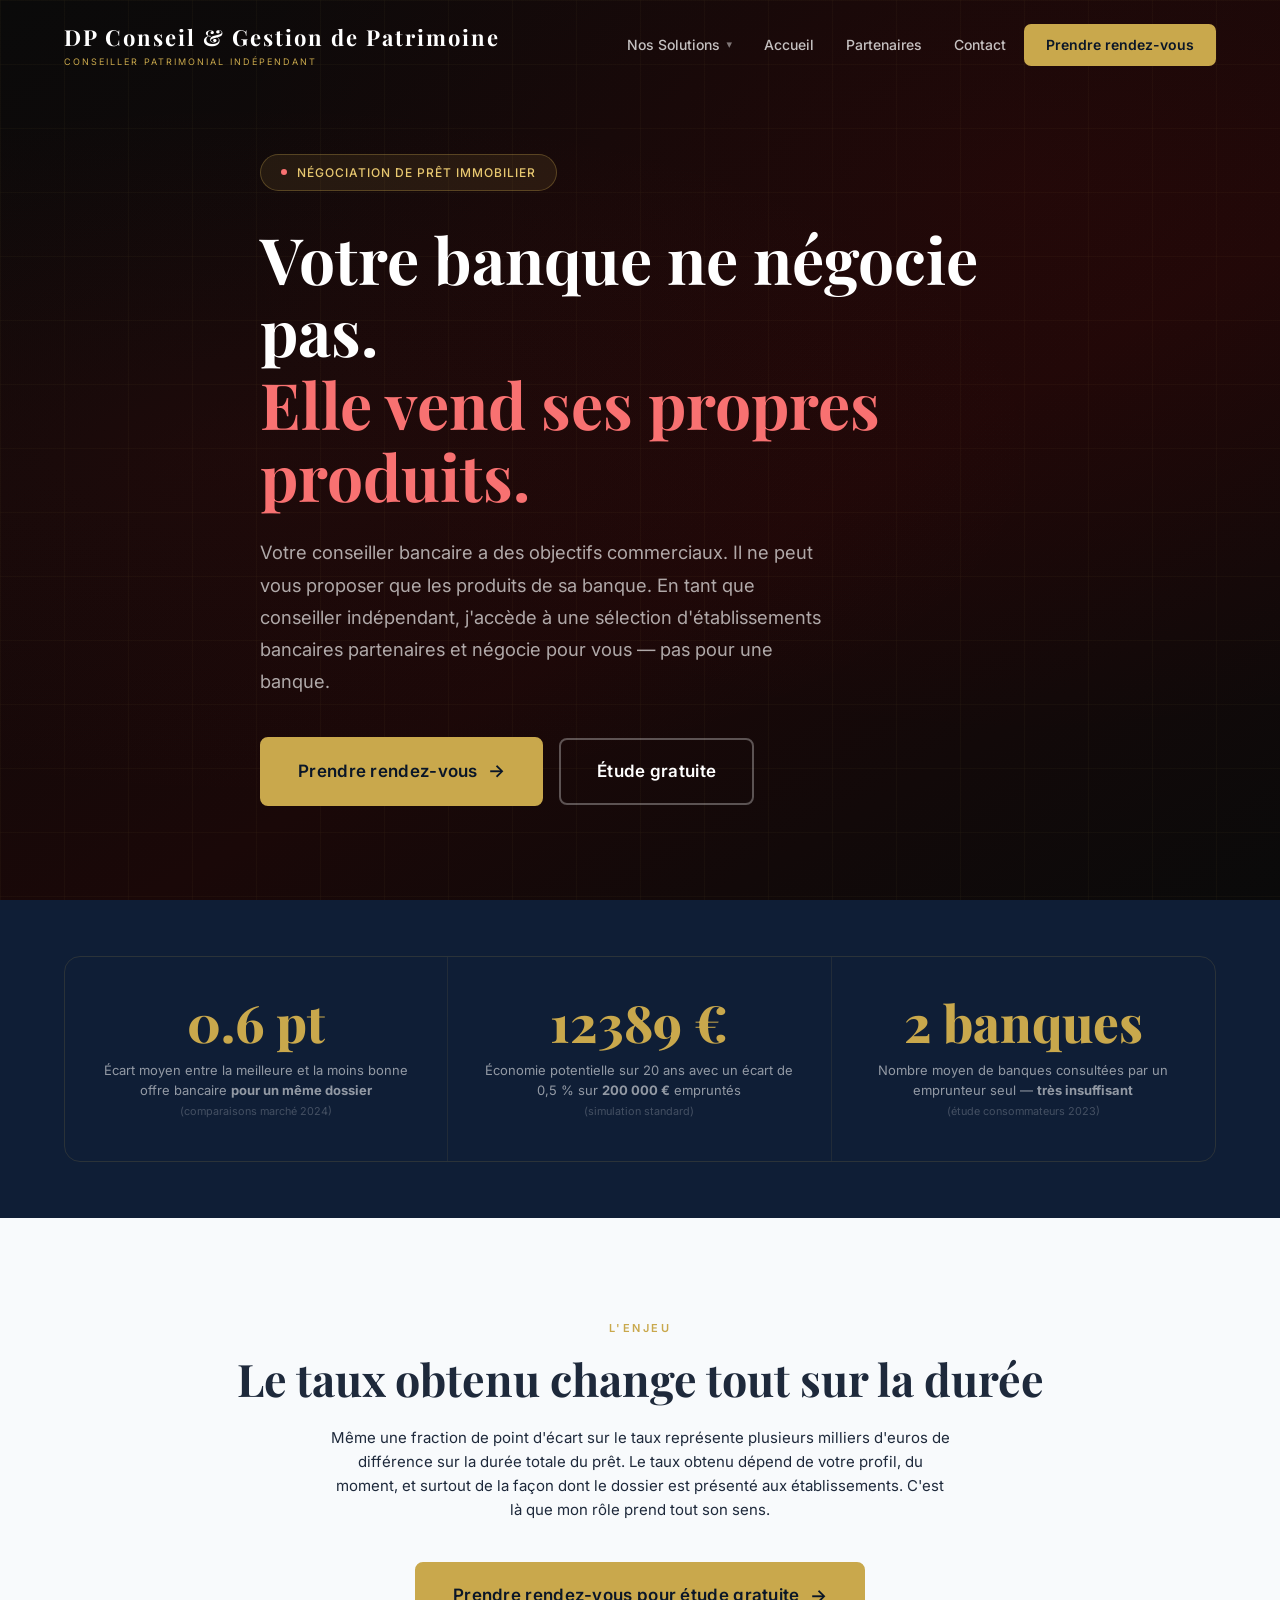
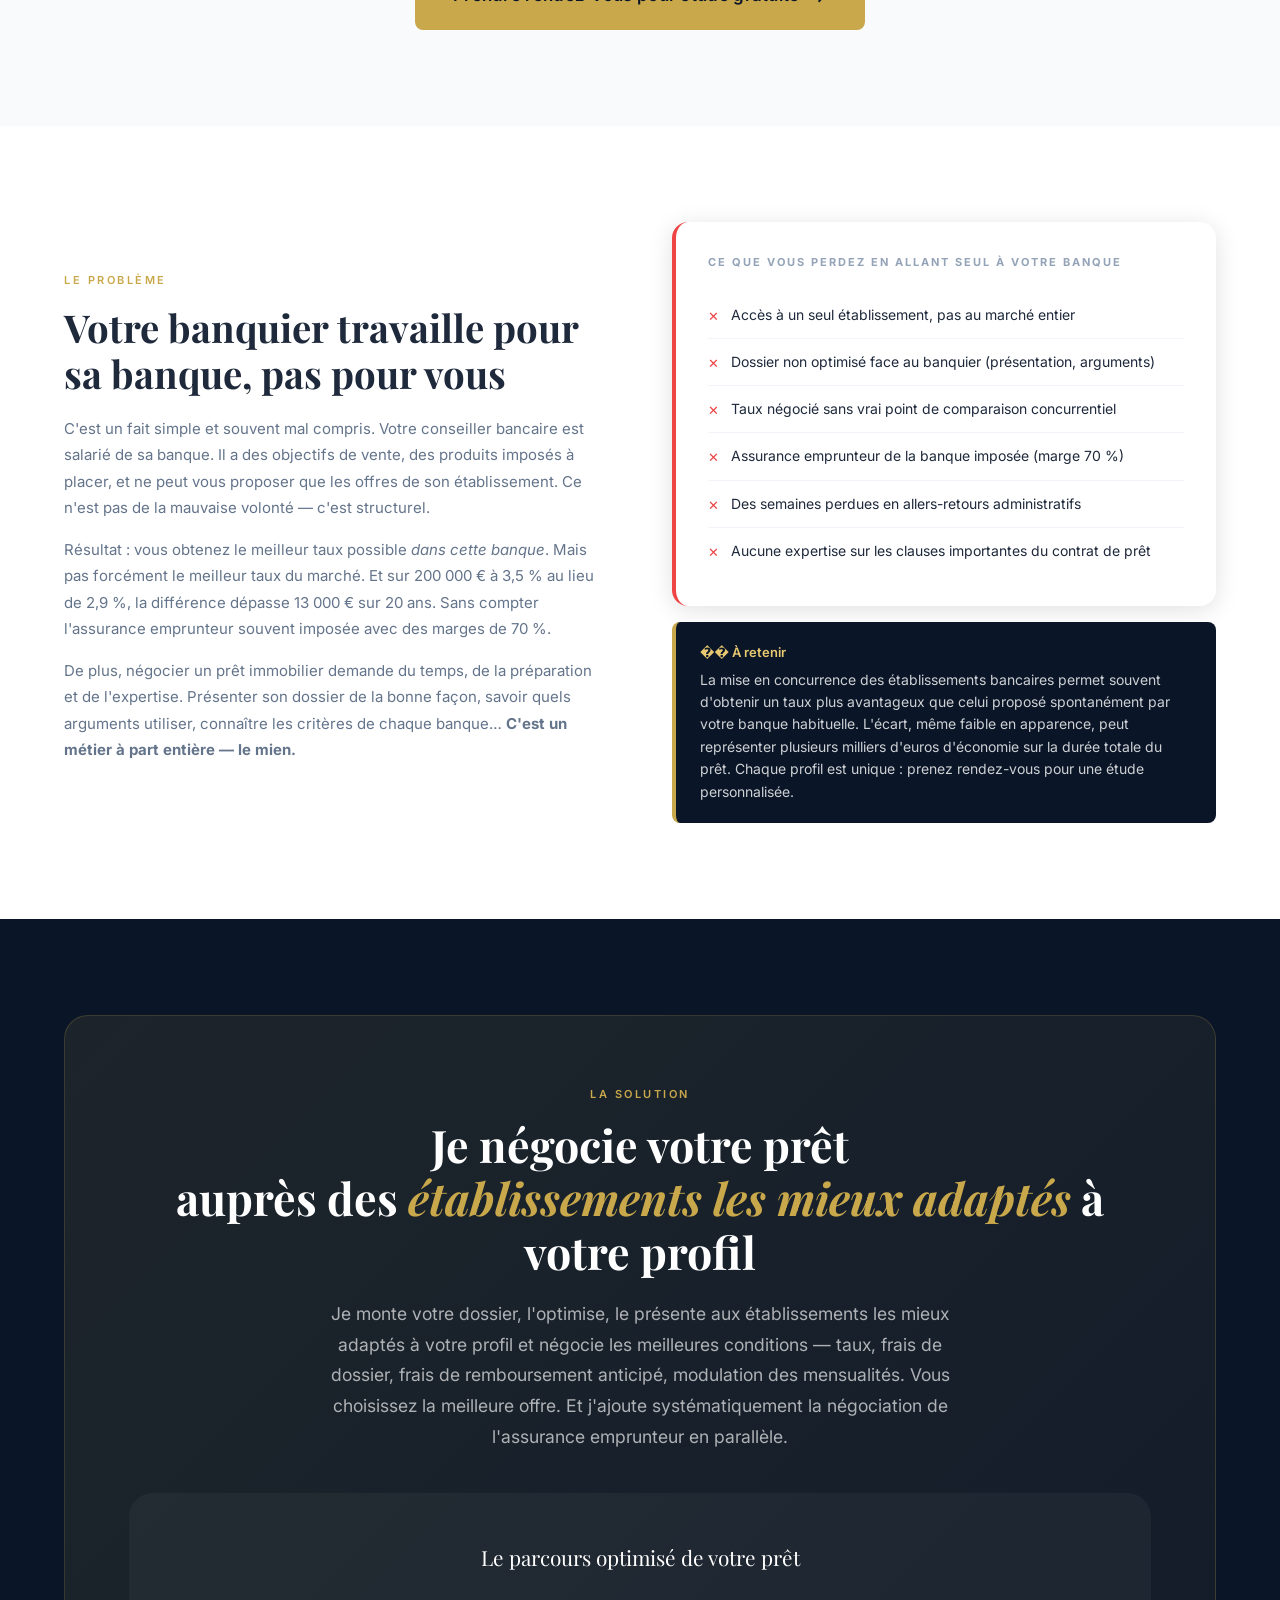
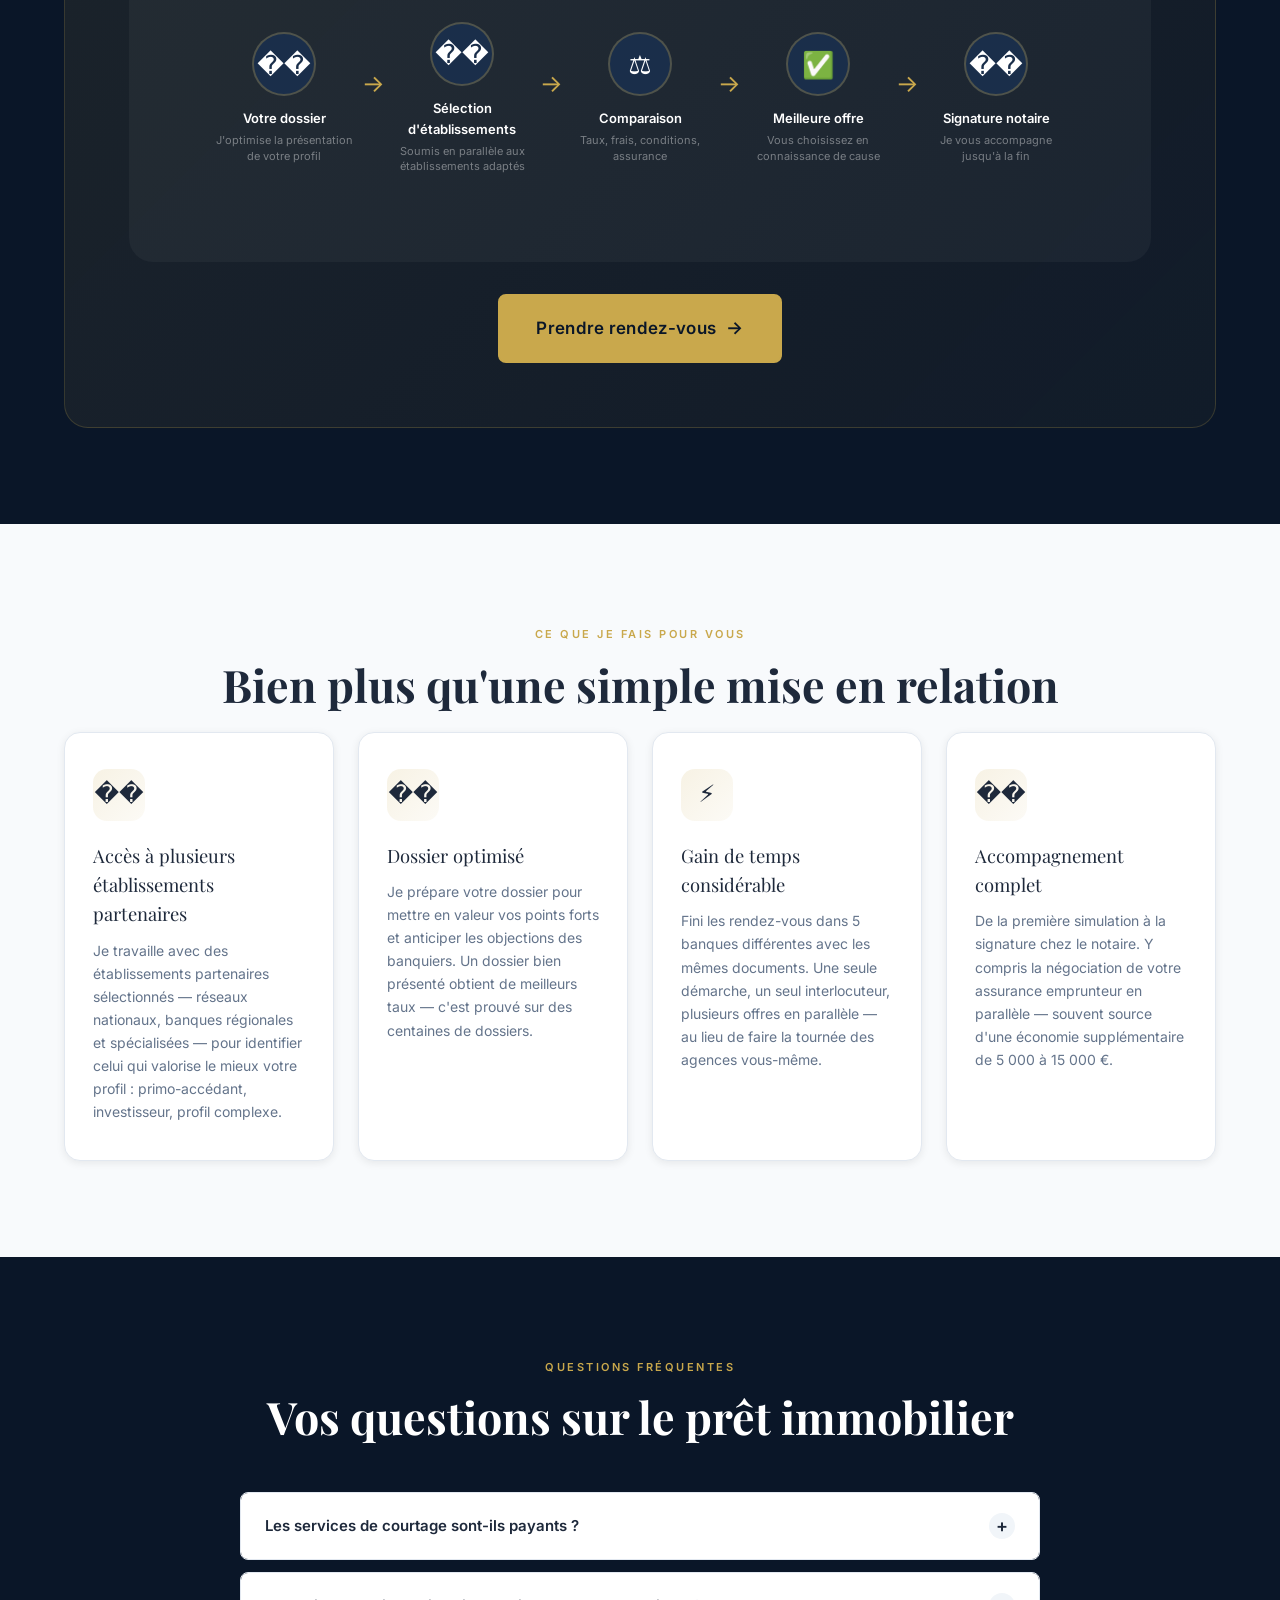
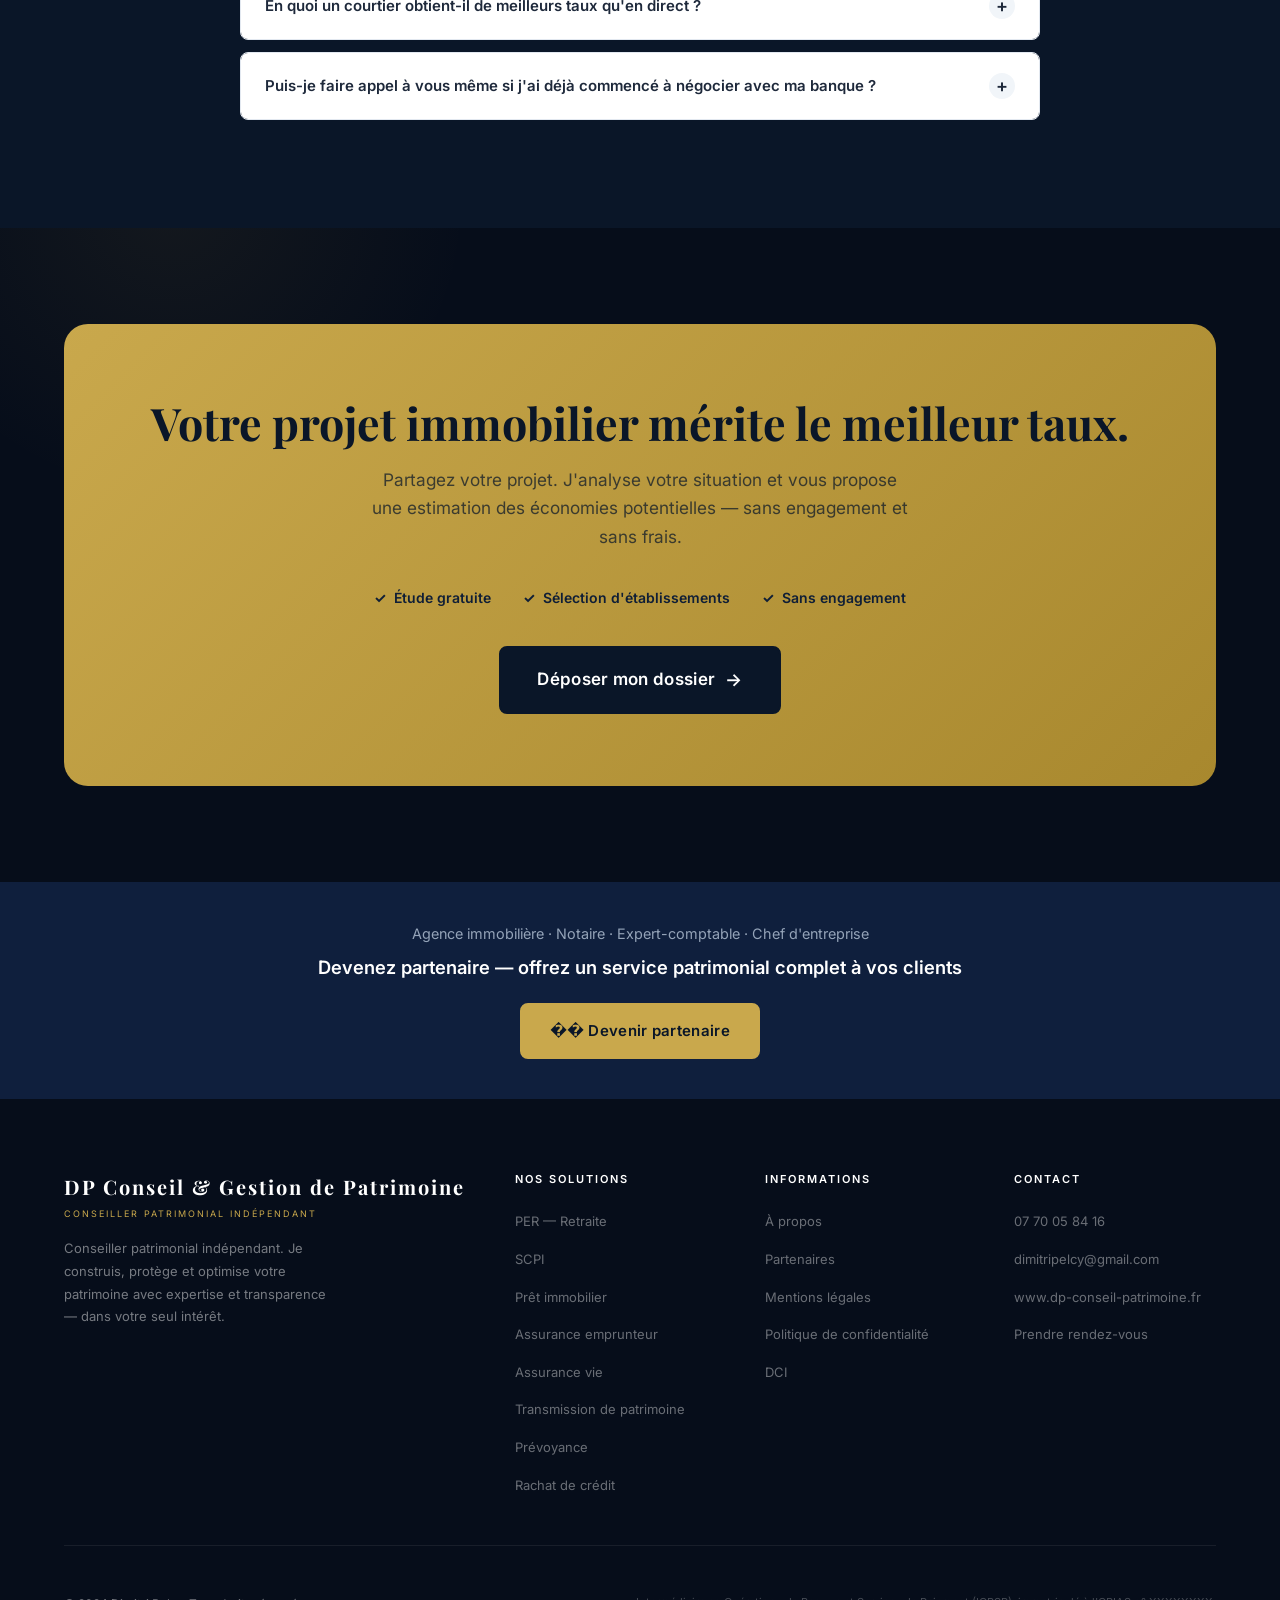
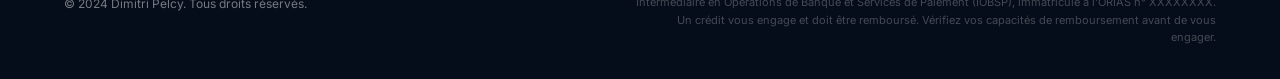
<file: pret-immobilier.html>
﻿<!DOCTYPE html>
<html lang="fr">
<head>
  <meta charset="UTF-8" />
  <meta name="viewport" content="width=device-width, initial-scale=1.0" />
  <title>Prêt immobilier — Votre banque ne négocie pas | DP Conseil &amp; Gestion de Patrimoine</title>
  <meta name="description" content="Votre banque défend ses intérêts, pas les vôtres. Votre conseiller patrimonial indépendant analyse votre dossier et le présente aux établissements les mieux adaptés à votre profil." />
  <link rel="stylesheet" href="css/styles.css" />
  <link rel="stylesheet" href="css/simulators.css" />
</head>
<body>

<nav class="nav" id="nav">
  <div class="container">
    <div class="nav-inner">
      <a href="index.html" class="nav-logo">
        <span class="nav-logo-name">DP Conseil &amp; Gestion de Patrimoine</span>
        <span class="nav-logo-sub">Conseiller Patrimonial Indépendant</span>
      </a>
      <ul class="nav-links" id="nav-links">
        <li class="nav-dropdown">
          <span class="nav-dropdown-toggle">Nos Solutions</span>
          <div class="nav-dropdown-menu">
            <a href="retraite.html">�� PER — Préparer sa retraite</a>
            <a href="scpi.html">�� SCPI — Investissement immobilier</a>
            <a href="pret-immobilier.html">�� Négociation de prêt immobilier</a>
            <a href="assurance-emprunteur.html">�� Renégociation assurance emprunteur</a>
            <a href="assurance-vie.html">�� Assurance vie</a>
            <a href="transmission.html">��️ Transmission de patrimoine</a>
            <a href="prevoyance.html">��️ Prévoyance &amp; protection famille</a>
            <a href="rachat-credit.html">�� Rachat de crédit</a>
          </div>
        </li>
        <li><a href="index.html">Accueil</a></li>
        <li><a href="partenaires.html">Partenaires</a></li>
        <li><a href="index.html#contact">Contact</a></li>
        <li><a href="index.html#contact" class="nav-cta">Prendre rendez-vous</a></li>
      </ul>
      <button class="nav-mobile-toggle" id="nav-toggle" aria-label="Menu" aria-expanded="false">
        <span></span><span></span><span></span>
      </button>
    </div>
  </div>
</nav>

<!-- ══════════════════════ HERO ══════════════════════ -->
<section class="hero hero-problem" style="padding-top:140px;padding-bottom:80px;">
  <div class="hero-bg-grid"></div>
  <div class="hero-bg-glow"></div>
  <div class="container">
    <div class="hero-content">
      <div class="hero-badge">
        <span class="hero-badge-dot" style="background:#F87171;"></span>
        Négociation de prêt immobilier
      </div>
      <h1>Votre banque ne négocie pas.<br/><span style="color:#F87171;">Elle vend ses propres produits.</span></h1>
      <p class="hero-lead">Votre conseiller bancaire a des objectifs commerciaux. Il ne peut vous proposer que les produits de sa banque. En tant que conseiller indépendant, j'accède à une sélection d'établissements bancaires partenaires et négocie pour vous — pas pour une banque.</p>
      <div class="hero-actions">
        <a href="index.html#contact" class="btn btn-primary btn-lg btn-arrow">Prendre rendez-vous</a>
        <a href="index.html#contact" class="btn btn-outline btn-lg">Étude gratuite</a>
      </div>
    </div>
  </div>
</section>

<!-- ══════════════════════ STATS ══════════════════════ -->
<div class="stats-strip">
  <div class="container">
    <div class="stats-grid">
      <div class="stat-item">
        <div class="stat-number" data-counter="0.6" data-suffix=" pt" data-decimals="1">0</div>
        <div class="stat-label">Écart moyen entre la meilleure et la moins bonne offre bancaire <strong>pour un même dossier</strong><br/><small style="opacity:0.4;">(comparaisons marché 2024)</small></div>
      </div>
      <div class="stat-item">
        <div class="stat-number" data-counter="13000" data-suffix=" €" data-decimals="0">0</div>
        <div class="stat-label">Économie potentielle sur 20 ans avec un écart de 0,5 % sur <strong>200 000 €</strong> empruntés<br/><small style="opacity:0.4;">(simulation standard)</small></div>
      </div>
      <div class="stat-item">
        <div class="stat-number" data-counter="2" data-suffix=" banques" data-decimals="0">0</div>
        <div class="stat-label">Nombre moyen de banques consultées par un emprunteur seul — <strong>très insuffisant</strong><br/><small style="opacity:0.4;">(étude consommateurs 2023)</small></div>
      </div>
    </div>
  </div>
</div>

<!-- ══════════════════════ IMPACT TAUX ══════════════════════ -->
<section class="section section-light">
  <div class="container">
    <div class="text-center" style="margin-bottom:40px;">
      <span class="section-label">L'enjeu</span>
      <h2 class="section-title animate-in">Le taux obtenu change tout sur la durée</h2>
      <p style="color:var(--gray-500);max-width:620px;margin:0 auto;font-size:15px;">Même une fraction de point d'écart sur le taux représente plusieurs milliers d'euros de différence sur la durée totale du prêt. Le taux obtenu dépend de votre profil, du moment, et surtout de la façon dont le dossier est présenté aux établissements. C'est là que mon rôle prend tout son sens.</p>
    </div>
    <div style="max-width:600px;margin:0 auto;text-align:center;" class="animate-in">
      <a href="index.html#contact" class="btn btn-primary btn-lg btn-arrow">Prendre rendez-vous pour étude gratuite</a>
    </div>
  </div>
</section>

<!-- ══════════════════════ PROBLÈME ══════════════════════ -->
<section class="section">
  <div class="container">
    <div class="problem-content">
      <div class="problem-text animate-in">
        <span class="section-label">Le problème</span>
        <h3>Votre banquier travaille pour sa banque, pas pour vous</h3>
        <p>C'est un fait simple et souvent mal compris. Votre conseiller bancaire est salarié de sa banque. Il a des objectifs de vente, des produits imposés à placer, et ne peut vous proposer que les offres de son établissement. Ce n'est pas de la mauvaise volonté — c'est structurel.</p>
        <p>Résultat : vous obtenez le meilleur taux possible <em>dans cette banque</em>. Mais pas forcément le meilleur taux du marché. Et sur 200 000 € à 3,5 % au lieu de 2,9 %, la différence dépasse 13 000 € sur 20 ans. Sans compter l'assurance emprunteur souvent imposée avec des marges de 70 %.</p>
        <p>De plus, négocier un prêt immobilier demande du temps, de la préparation et de l'expertise. Présenter son dossier de la bonne façon, savoir quels arguments utiliser, connaître les critères de chaque banque… <strong>C'est un métier à part entière — le mien.</strong></p>
      </div>
      <div class="animate-in delay-2">
        <div class="problem-card">
          <div class="problem-card-title">Ce que vous perdez en allant seul à votre banque</div>
          <ul class="problem-list">
            <li>Accès à un seul établissement, pas au marché entier</li>
            <li>Dossier non optimisé face au banquier (présentation, arguments)</li>
            <li>Taux négocié sans vrai point de comparaison concurrentiel</li>
            <li>Assurance emprunteur de la banque imposée (marge 70 %)</li>
            <li>Des semaines perdues en allers-retours administratifs</li>
            <li>Aucune expertise sur les clauses importantes du contrat de prêt</li>
          </ul>
        </div>
        <div style="margin-top:16px;background:var(--navy-800);border-radius:var(--radius-sm);padding:20px 24px;border-left:4px solid var(--gold-500);">
          <div style="font-size:13px;color:var(--gold-400);font-weight:600;margin-bottom:6px;">�� À retenir</div>
          <div style="font-size:14px;color:rgba(255,255,255,0.8);line-height:1.6;">La mise en concurrence des établissements bancaires permet souvent d'obtenir un taux plus avantageux que celui proposé spontanément par votre banque habituelle. L'écart, même faible en apparence, peut représenter plusieurs milliers d'euros d'économie sur la durée totale du prêt. Chaque profil est unique : prenez rendez-vous pour une étude personnalisée.</div>
        </div>
      </div>
    </div>
  </div>
</section>

<!-- ══════════════════════ SOLUTION ══════════════════════ -->
<section class="section section-dark" id="solution">
  <div class="container">
    <div class="solution-banner animate-in">
      <span class="section-label">La solution</span>
      <h2>Je négocie votre prêt<br/>auprès des <em class="text-gold">établissements les mieux adaptés</em> à votre profil</h2>
      <p>Je monte votre dossier, l'optimise, le présente aux établissements les mieux adaptés à votre profil et négocie les meilleures conditions — taux, frais de dossier, frais de remboursement anticipé, modulation des mensualités. Vous choisissez la meilleure offre. Et j'ajoute systématiquement la négociation de l'assurance emprunteur en parallèle.</p>

      <!-- Flow schema prêt -->
      <div class="schema-section" style="background:rgba(255,255,255,0.04);margin-top:40px;">
        <div class="schema-section-title" style="color:var(--white);">Le parcours optimisé de votre prêt</div>
        <div class="flow-schema">
          <div class="flow-step">
            <div class="flow-icon">��</div>
            <div class="flow-step-title">Votre dossier</div>
            <div class="flow-step-sub">J'optimise la présentation de votre profil</div>
          </div>
          <div class="flow-arrow">→</div>
          <div class="flow-step">
            <div class="flow-icon">��</div>
            <div class="flow-step-title">Sélection d'établissements</div>
            <div class="flow-step-sub">Soumis en parallèle aux établissements adaptés</div>
          </div>
          <div class="flow-arrow">→</div>
          <div class="flow-step">
            <div class="flow-icon">⚖️</div>
            <div class="flow-step-title">Comparaison</div>
            <div class="flow-step-sub">Taux, frais, conditions, assurance</div>
          </div>
          <div class="flow-arrow">→</div>
          <div class="flow-step">
            <div class="flow-icon">✅</div>
            <div class="flow-step-title">Meilleure offre</div>
            <div class="flow-step-sub">Vous choisissez en connaissance de cause</div>
          </div>
          <div class="flow-arrow">→</div>
          <div class="flow-step">
            <div class="flow-icon">��</div>
            <div class="flow-step-title">Signature notaire</div>
            <div class="flow-step-sub">Je vous accompagne jusqu'à la fin</div>
          </div>
        </div>
      </div>

      <div style="margin-top:32px;text-align:center;">
        <a href="index.html#contact" class="btn btn-primary btn-lg btn-arrow">Prendre rendez-vous</a>
      </div>
    </div>
  </div>
</section>


<!-- ══════════════════════ AVANTAGES ══════════════════════ -->
<section class="section section-light">
  <div class="container">
    <div class="text-center">
      <span class="section-label">Ce que je fais pour vous</span>
      <h2 class="section-title animate-in">Bien plus qu'une simple mise en relation</h2>
    </div>
    <div class="benefits-grid">
      <div class="benefit-card animate-in">
        <div class="benefit-icon">��</div>
        <div class="benefit-title">Accès à plusieurs établissements partenaires</div>
        <p class="benefit-text">Je travaille avec des établissements partenaires sélectionnés — réseaux nationaux, banques régionales et spécialisées — pour identifier celui qui valorise le mieux votre profil : primo-accédant, investisseur, profil complexe.</p>
      </div>
      <div class="benefit-card animate-in delay-1">
        <div class="benefit-icon">��</div>
        <div class="benefit-title">Dossier optimisé</div>
        <p class="benefit-text">Je prépare votre dossier pour mettre en valeur vos points forts et anticiper les objections des banquiers. Un dossier bien présenté obtient de meilleurs taux — c'est prouvé sur des centaines de dossiers.</p>
      </div>
      <div class="benefit-card animate-in delay-2">
        <div class="benefit-icon">⚡</div>
        <div class="benefit-title">Gain de temps considérable</div>
        <p class="benefit-text">Fini les rendez-vous dans 5 banques différentes avec les mêmes documents. Une seule démarche, un seul interlocuteur, plusieurs offres en parallèle — au lieu de faire la tournée des agences vous-même.</p>
      </div>
      <div class="benefit-card animate-in delay-3">
        <div class="benefit-icon">��️</div>
        <div class="benefit-title">Accompagnement complet</div>
        <p class="benefit-text">De la première simulation à la signature chez le notaire. Y compris la négociation de votre assurance emprunteur en parallèle — souvent source d'une économie supplémentaire de 5 000 à 15 000 €.</p>
      </div>
    </div>
  </div>
</section>

<!-- ══════════════════════ FAQ ══════════════════════ -->
<section class="section section-dark">
  <div class="container">
    <div class="text-center" style="margin-bottom:48px;">
      <span class="section-label">Questions fréquentes</span>
      <h2 class="section-title" style="color:var(--white);">Vos questions sur le prêt immobilier</h2>
    </div>
    <div class="faq-list">
      <div class="faq-item">
        <button class="faq-question">Les services de courtage sont-ils payants ?<span class="faq-icon">+</span></button>
        <div class="faq-answer"><p>Non. La négociation de prêt immobilier est gratuite pour vous. En tant que conseiller indépendant, je suis rémunéré par les banques via une commission de courtage, uniquement si votre prêt est accordé et que vous signez. Cette commission est intégrée dans les conditions habituelles des banques et n'augmente pas votre taux — c'est réglementé.</p></div>
      </div>
      <div class="faq-item">
        <button class="faq-question">En quoi un courtier obtient-il de meilleurs taux qu'en direct ?<span class="faq-icon">+</span></button>
        <div class="faq-answer"><p>Les courtiers apportent un volume de dossiers important aux banques, ce qui leur confère un pouvoir de négociation que vous n'avez pas en tant que particulier. De plus, je connais les critères spécifiques de chaque établissement et sais présenter votre dossier de façon optimale. Enfin, la mise en concurrence crée une pression concurrentielle entre les banques qui les pousse à améliorer leurs offres.</p></div>
      </div>
      <div class="faq-item">
        <button class="faq-question">Puis-je faire appel à vous même si j'ai déjà commencé à négocier avec ma banque ?<span class="faq-icon">+</span></button>
        <div class="faq-answer"><p>Absolument. Tant que vous n'avez pas signé l'offre de prêt définitive (pas juste un accord de principe), vous pouvez faire appel à moi. L'offre de votre banque sera notre point de référence et je chercherai à faire mieux — ou au minimum à vous confirmer que votre banque est déjà compétitive, ce qui a aussi de la valeur.</p></div>
      </div>
    </div>
  </div>
</section>

<!-- ══════════════════════ CTA ══════════════════════ -->
<section class="cta-section">
  <div class="container">
    <div class="cta-box">
      <h2>Votre projet immobilier mérite le meilleur taux.</h2>
      <p>Partagez votre projet. J'analyse votre situation et vous propose une estimation des économies potentielles — sans engagement et sans frais.</p>
      <div class="cta-features">
        <span class="cta-feature">Étude gratuite</span>
        <span class="cta-feature">Sélection d'établissements</span>
        <span class="cta-feature">Sans engagement</span>
      </div>
      <a href="index.html#contact" class="btn btn-dark btn-lg btn-arrow">Déposer mon dossier</a>
    </div>
  </div>
</section>

<!-- ── DEVENIR PARTENAIRE ── -->
<div style="background:#0f1f3d;padding:2.5rem 0;text-align:center;">
  <div class="container">
    <p style="color:#94a3b8;margin:0 0 0.5rem;font-size:0.9rem;">Agence immobilière · Notaire · Expert-comptable · Chef d'entreprise</p>
    <p style="color:#fff;font-size:1.15rem;font-weight:600;margin:0 0 1.25rem;">Devenez partenaire — offrez un service patrimonial complet à vos clients</p>
    <a href="partenaires.html" class="btn btn-primary">�� Devenir partenaire</a>
  </div>
</div>

<!-- ══════════════════════ FOOTER ══════════════════════ -->
<footer class="footer">
  <div class="container">
    <div class="footer-top">
      <div>
        <div class="footer-brand-name">DP Conseil &amp; Gestion de Patrimoine</div>
        <div class="footer-brand-sub">Conseiller Patrimonial Indépendant</div>
        <p class="footer-brand-desc">Conseiller patrimonial indépendant. Je construis, protège et optimise votre patrimoine avec expertise et transparence — dans votre seul intérêt.</p>
      </div>
      <div>
        <div class="footer-col-title">Nos Solutions</div>
        <ul class="footer-links">
          <li><a href="retraite.html">PER — Retraite</a></li>
          <li><a href="scpi.html">SCPI</a></li>
          <li><a href="pret-immobilier.html">Prêt immobilier</a></li>
          <li><a href="assurance-emprunteur.html">Assurance emprunteur</a></li>
          <li><a href="assurance-vie.html">Assurance vie</a></li>
          <li><a href="transmission.html">Transmission de patrimoine</a></li>
          <li><a href="prevoyance.html">Prévoyance</a></li>
          <li><a href="rachat-credit.html">Rachat de crédit</a></li>
        </ul>
      </div>
      <div>
        <div class="footer-col-title">Informations</div>
        <ul class="footer-links">
          <li><a href="index.html#apropos">À propos</a></li>
          <li><a href="partenaires.html">Partenaires</a></li>
          <li><a href="mentions-legales.html">Mentions légales</a></li>
          <li><a href="politique-confidentialite.html">Politique de confidentialité</a></li>
          <li><a href="dci.html">DCI</a></li>
        </ul>
      </div>
      <div>
        <div class="footer-col-title">Contact</div>
        <ul class="footer-links">
          <li><a href="tel:0770058416">07 70 05 84 16</a></li>
          <li><a href="mailto:dimitripelcy@gmail.com">dimitripelcy@gmail.com</a></li>
          <li><a href="https://www.dp-conseil-patrimoine.fr">www.dp-conseil-patrimoine.fr</a></li>
          <li><a href="index.html#contact">Prendre rendez-vous</a></li>
        </ul>
      </div>
    </div>
    <div class="footer-bottom">
      <p class="footer-copy">© 2024 Dimitri Pelcy. Tous droits réservés.</p>
      <p class="footer-legal">Intermédiaire en Opérations de Banque et Services de Paiement (IOBSP), immatriculé à l'ORIAS n° XXXXXXXX. Un crédit vous engage et doit être remboursé. Vérifiez vos capacités de remboursement avant de vous engager.</p>
    </div>
  </div>
</footer>

<script src="js/main.js"></script>
<script src="js/simulators.js"></script>
</body>
</html>
</file>
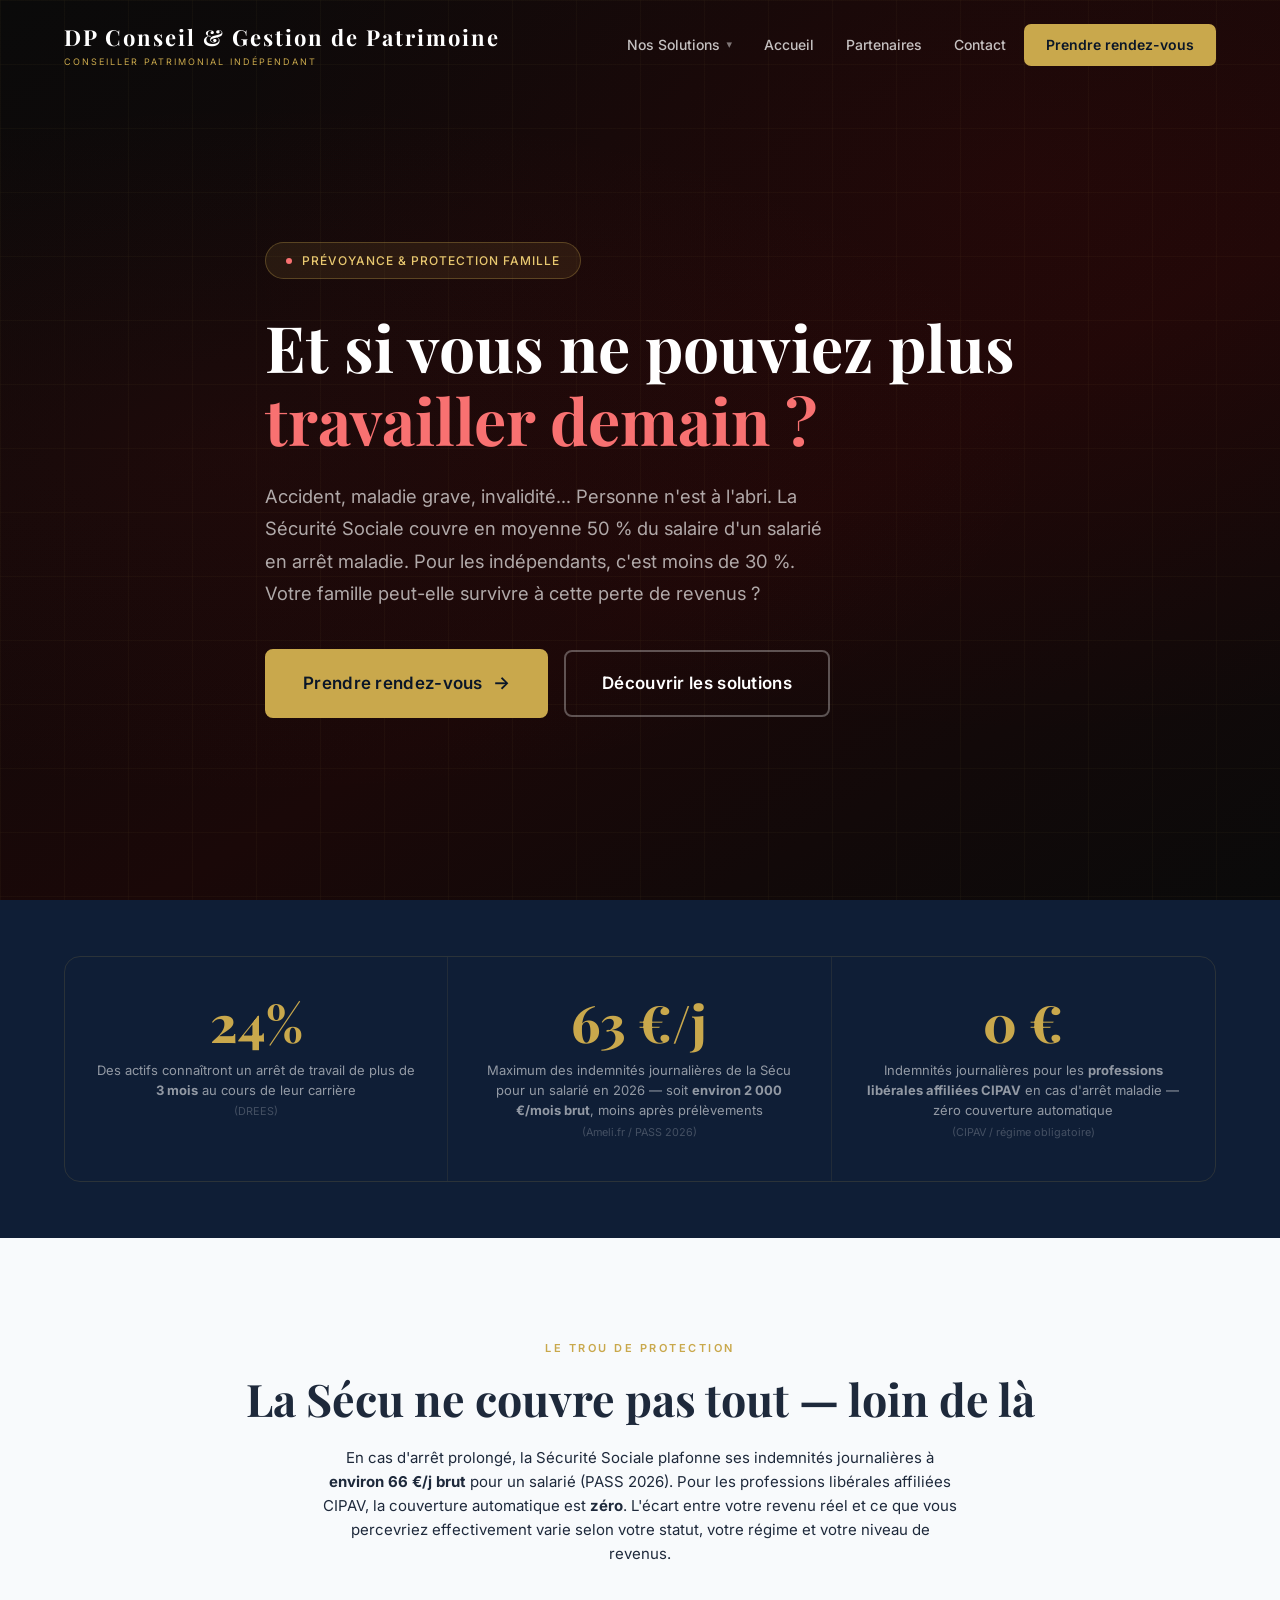
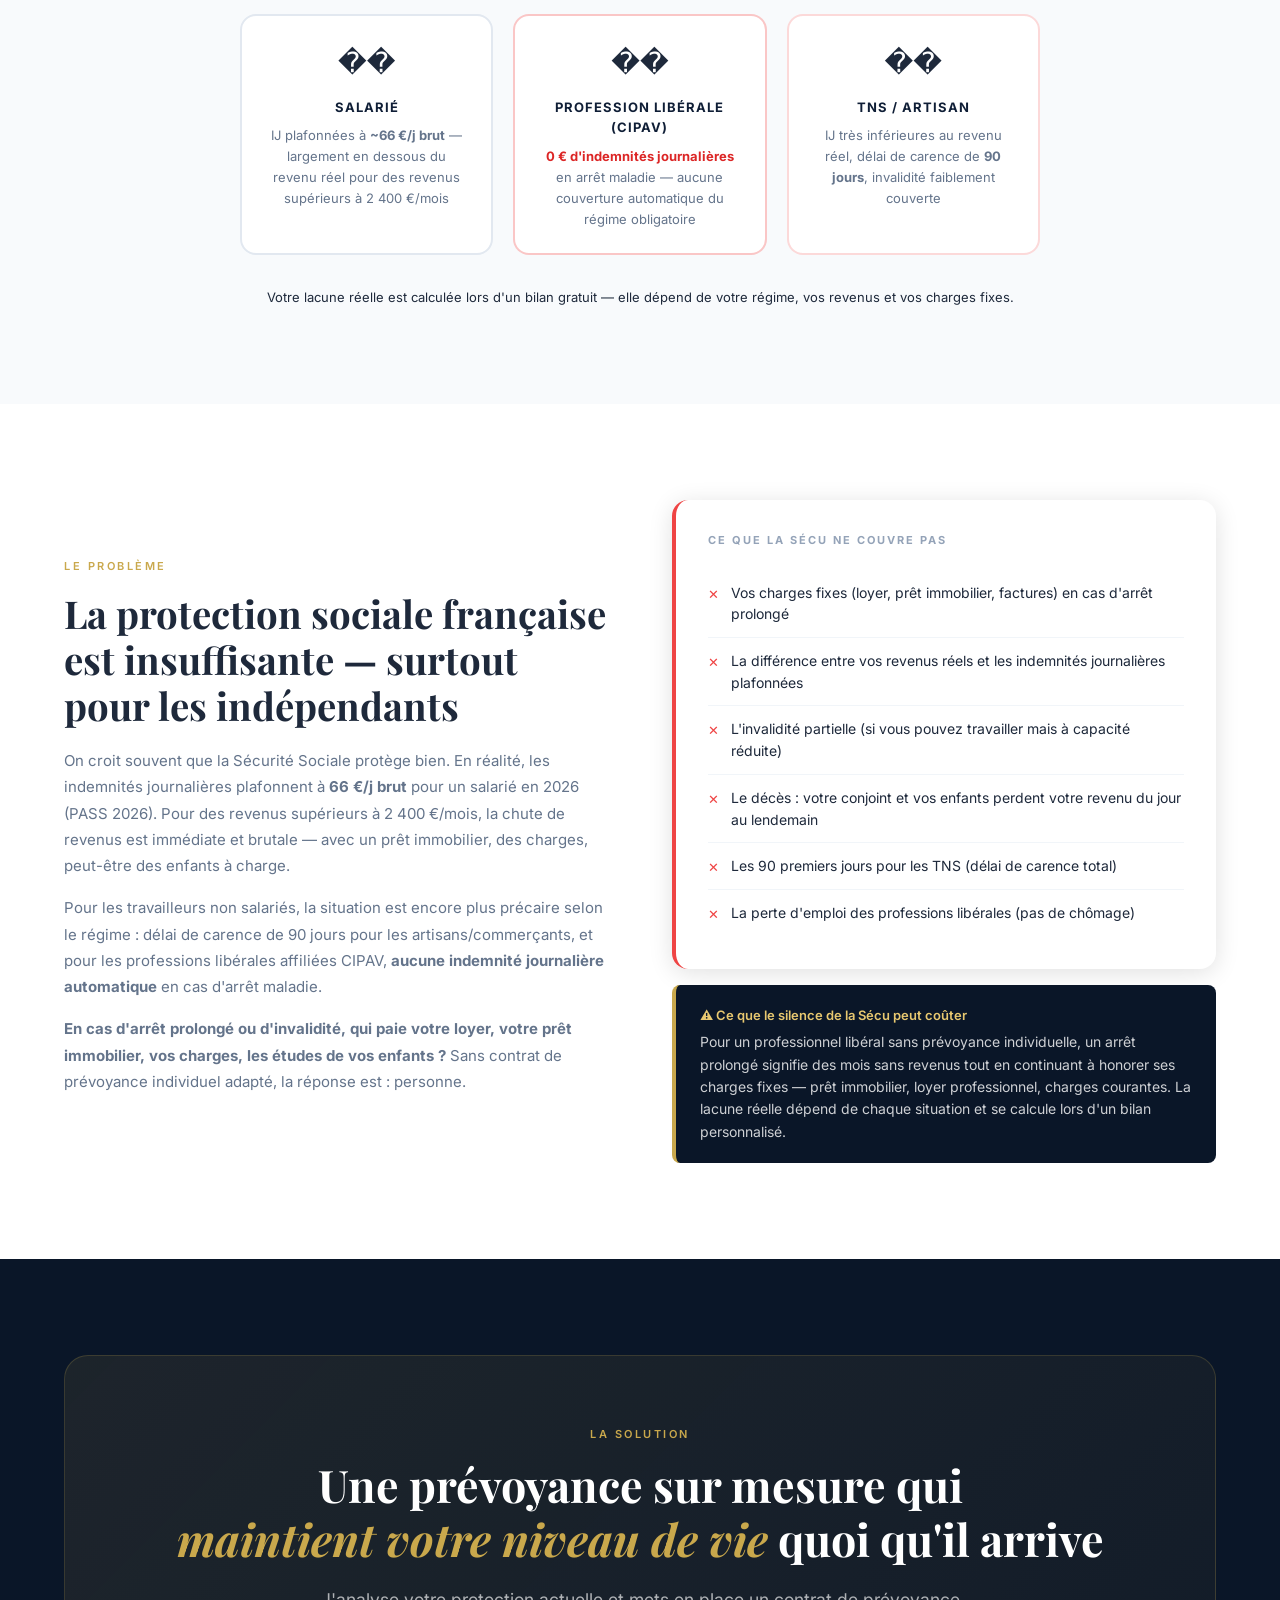
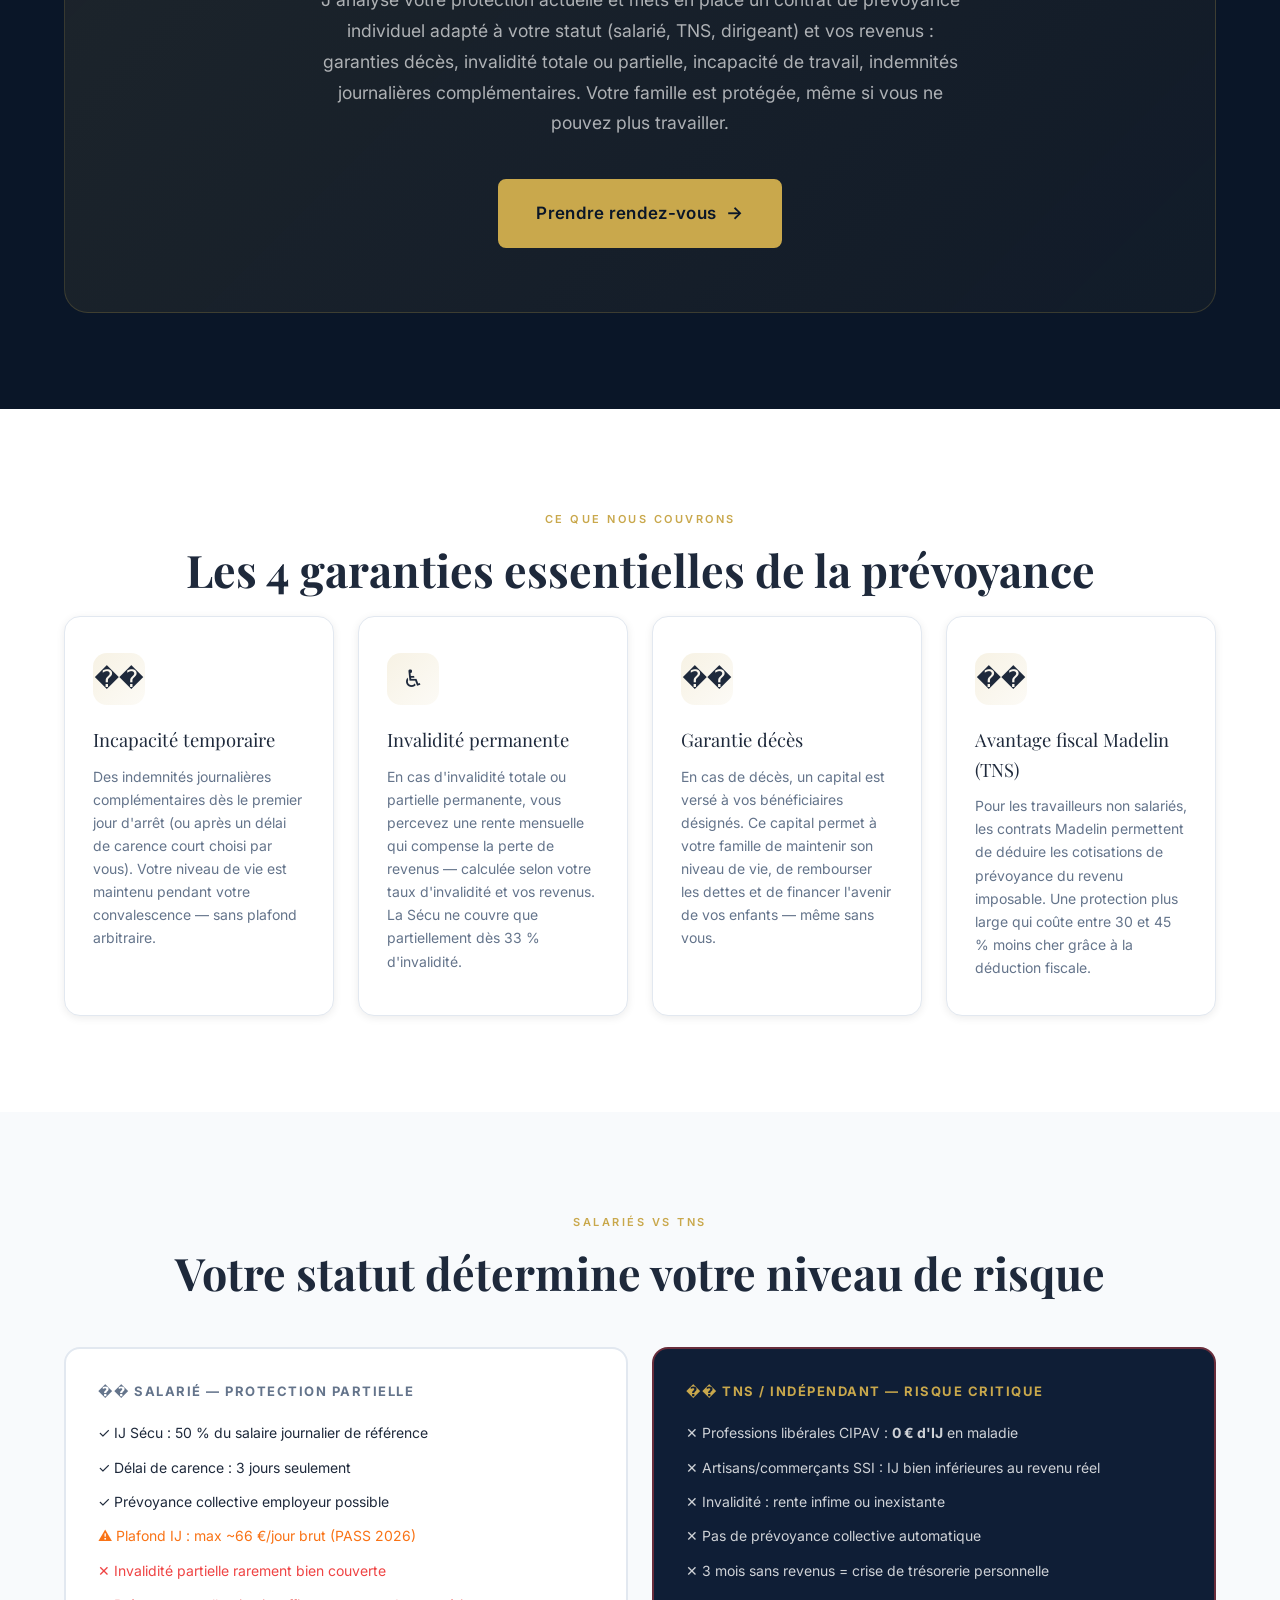
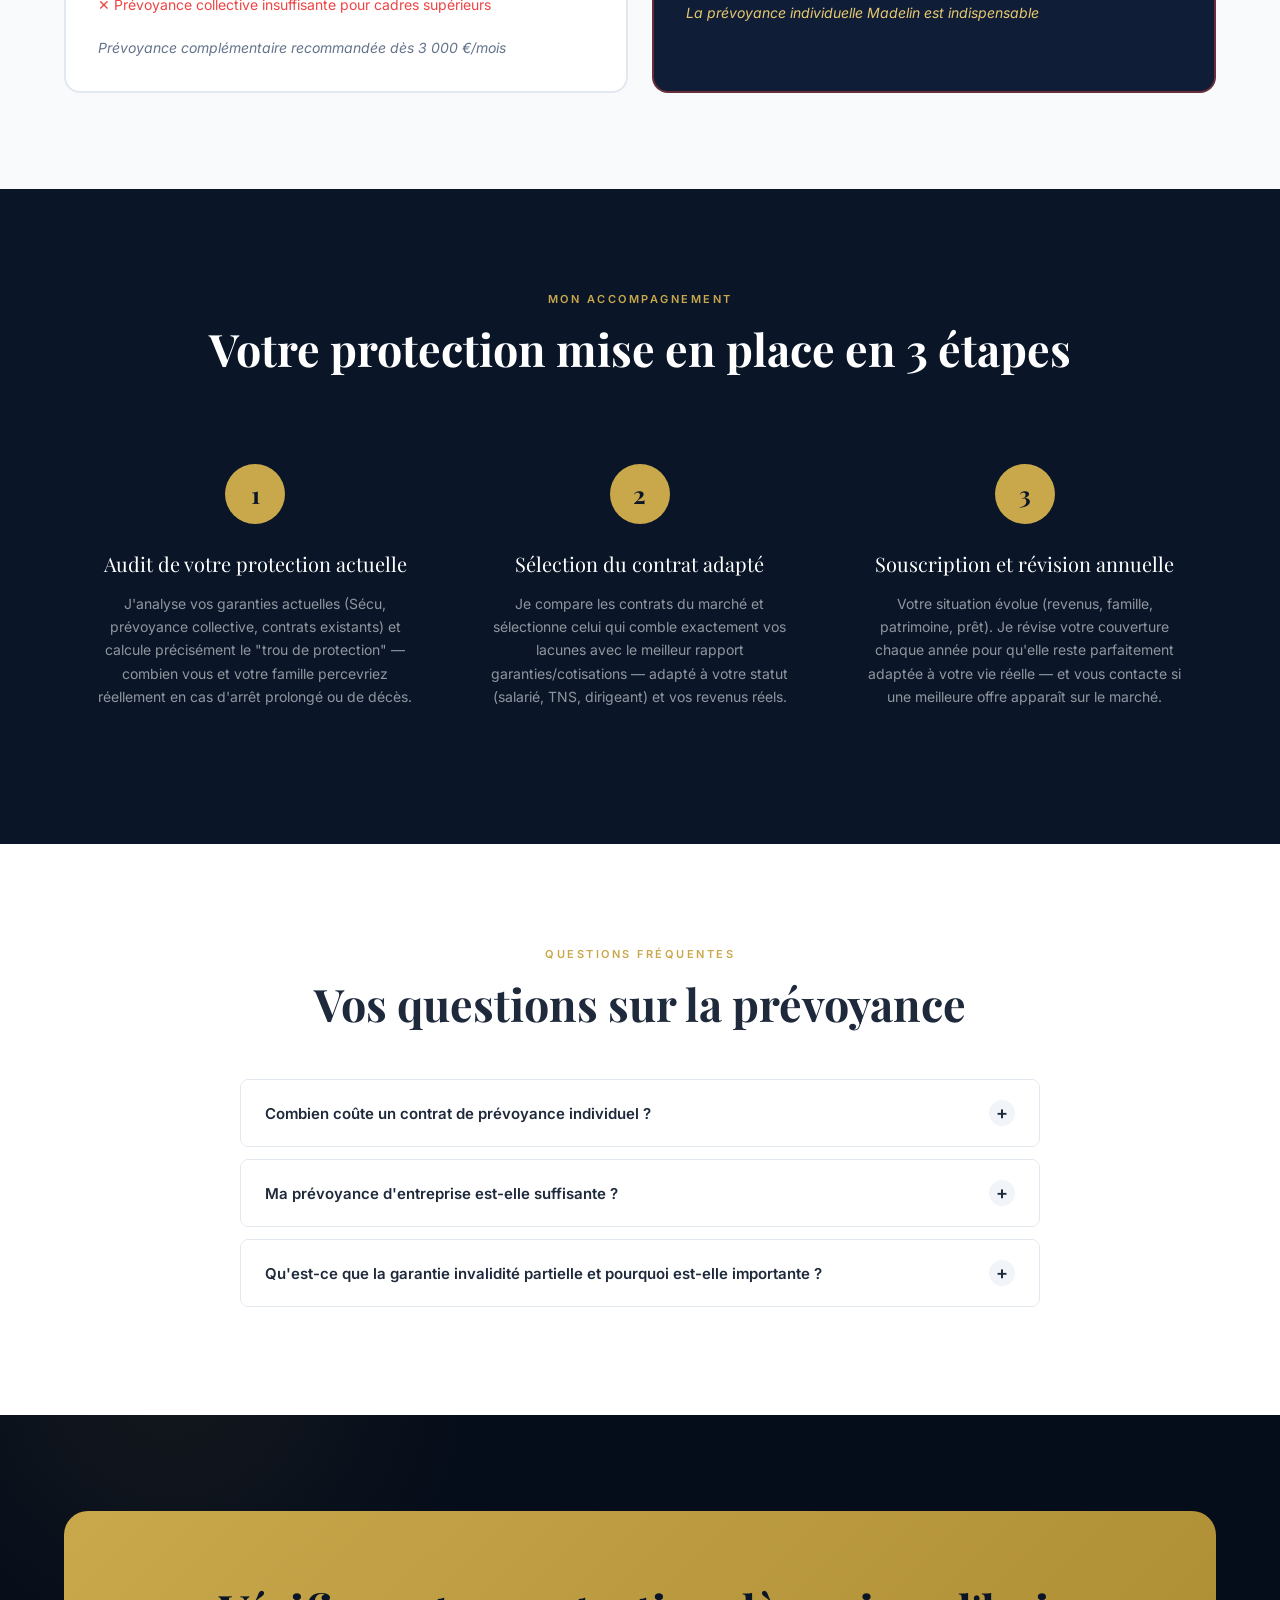
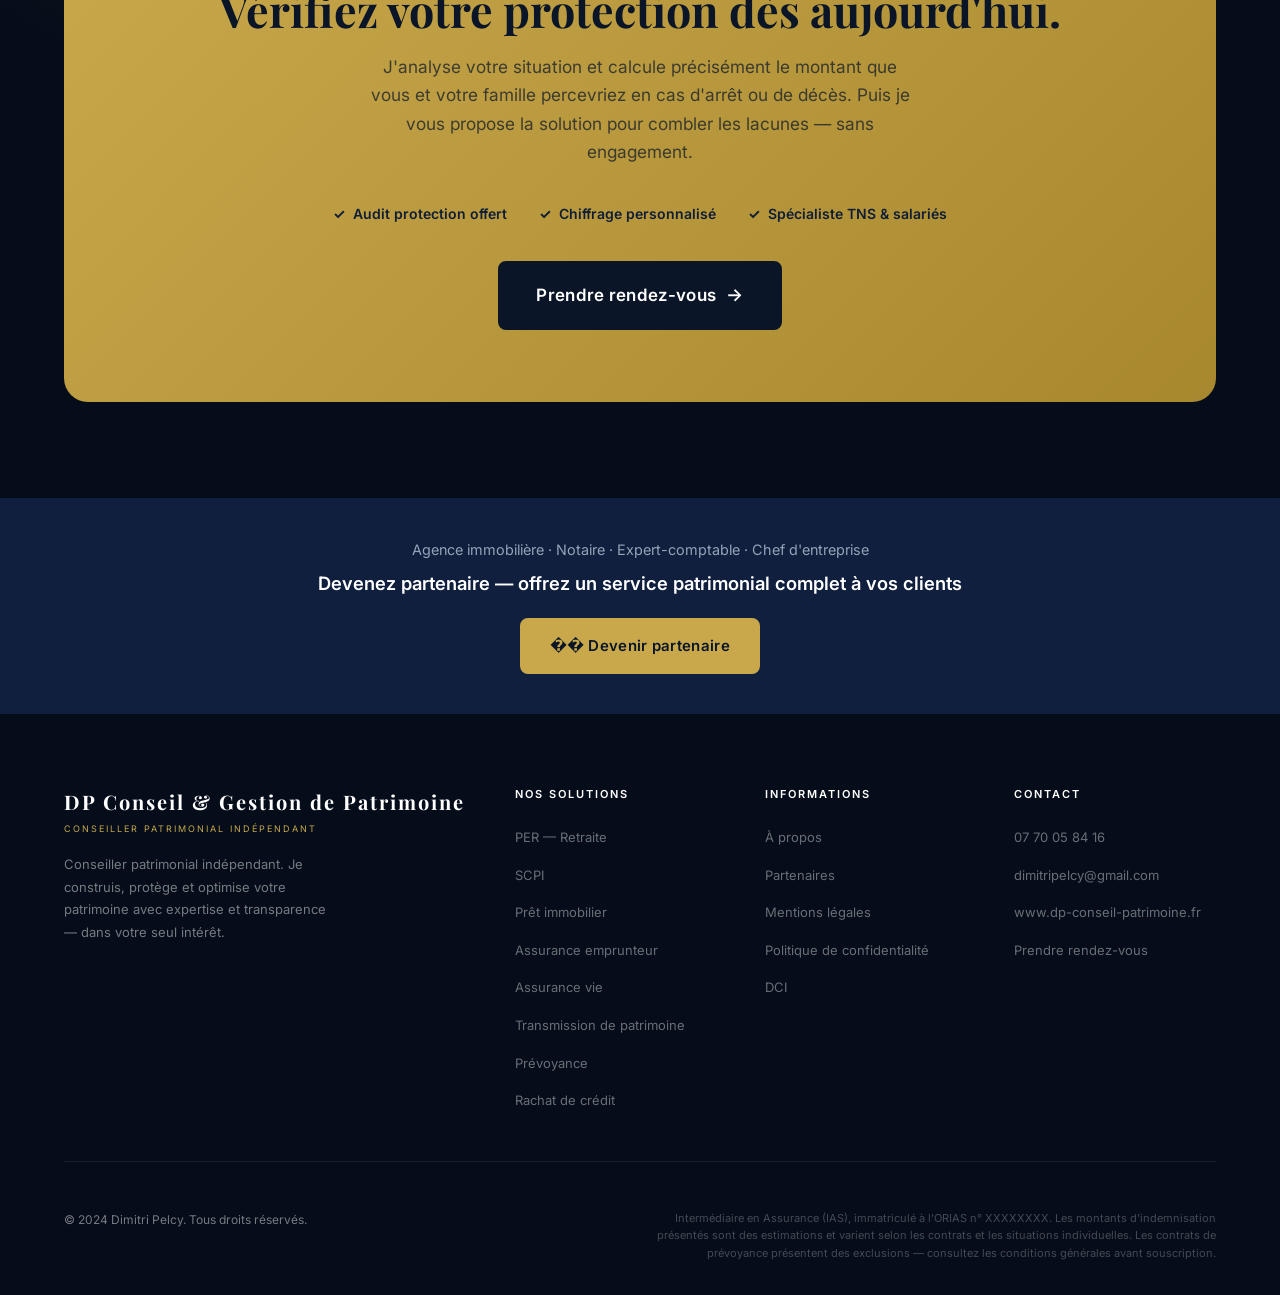
<file: prevoyance.html>
﻿<!DOCTYPE html>
<html lang="fr">
<head>
  <meta charset="UTF-8" />
  <meta name="viewport" content="width=device-width, initial-scale=1.0" />
  <title>Prévoyance — Et si vous ne pouviez plus travailler demain ? | DP Conseil &amp; Gestion de Patrimoine</title>
  <meta name="description" content="1 actif sur 4 sera arrêté plus de 3 mois dans sa carrière. La Sécurité Sociale couvre 50% de vos revenus. Protégez votre famille avec votre conseiller patrimonial indépendant." />
  <link rel="stylesheet" href="css/styles.css" />
  <link rel="stylesheet" href="css/simulators.css" />
</head>
<body>

<nav class="nav" id="nav">
  <div class="container">
    <div class="nav-inner">
      <a href="index.html" class="nav-logo">
        <span class="nav-logo-name">DP Conseil &amp; Gestion de Patrimoine</span>
        <span class="nav-logo-sub">Conseiller Patrimonial Indépendant</span>
      </a>
      <ul class="nav-links" id="nav-links">
        <li class="nav-dropdown">
          <span class="nav-dropdown-toggle">Nos Solutions</span>
          <div class="nav-dropdown-menu">
            <a href="retraite.html">�� PER — Préparer sa retraite</a>
            <a href="scpi.html">�� SCPI — Investissement immobilier</a>
            <a href="pret-immobilier.html">�� Négociation de prêt immobilier</a>
            <a href="assurance-emprunteur.html">�� Renégociation assurance emprunteur</a>
            <a href="assurance-vie.html">�� Assurance vie</a>
            <a href="transmission.html">��️ Transmission de patrimoine</a>
            <a href="prevoyance.html">��️ Prévoyance &amp; protection famille</a>
            <a href="rachat-credit.html">�� Rachat de crédit</a>
          </div>
        </li>
        <li><a href="index.html">Accueil</a></li>
        <li><a href="partenaires.html">Partenaires</a></li>
        <li><a href="index.html#contact">Contact</a></li>
        <li><a href="index.html#contact" class="nav-cta">Prendre rendez-vous</a></li>
      </ul>
      <button class="nav-mobile-toggle" id="nav-toggle" aria-label="Menu" aria-expanded="false">
        <span></span><span></span><span></span>
      </button>
    </div>
  </div>
</nav>

<!-- ══════════════════════ HERO ══════════════════════ -->
<section class="hero hero-problem" style="padding-top:140px;padding-bottom:80px;">
  <div class="hero-bg-grid"></div>
  <div class="hero-bg-glow"></div>
  <div class="container">
    <div class="hero-content">
      <div class="hero-badge">
        <span class="hero-badge-dot" style="background:#F87171;"></span>
        Prévoyance &amp; Protection famille
      </div>
      <h1>Et si vous ne pouviez plus<br/><span style="color:#F87171;">travailler demain ?</span></h1>
      <p class="hero-lead">Accident, maladie grave, invalidité… Personne n'est à l'abri. La Sécurité Sociale couvre en moyenne 50 % du salaire d'un salarié en arrêt maladie. Pour les indépendants, c'est moins de 30 %. Votre famille peut-elle survivre à cette perte de revenus ?</p>
      <div class="hero-actions">
        <a href="index.html#contact" class="btn btn-primary btn-lg btn-arrow">Prendre rendez-vous</a>
        <a href="#solution" class="btn btn-outline btn-lg">Découvrir les solutions</a>
      </div>
    </div>
  </div>
</section>

<!-- ══════════════════════ STATS ══════════════════════ -->
<div class="stats-strip">
  <div class="container">
    <div class="stats-grid">
      <div class="stat-item">
        <div class="stat-number" data-counter="25" data-suffix="%" data-decimals="0">0%</div>
        <div class="stat-label">Des actifs connaîtront un arrêt de travail de plus de <strong>3 mois</strong> au cours de leur carrière<br/><small style="opacity:0.4;">(DREES)</small></div>
      </div>
      <div class="stat-item">
        <div class="stat-number" data-counter="66" data-suffix=" €/j" data-decimals="0">0</div>
        <div class="stat-label">Maximum des indemnités journalières de la Sécu pour un salarié en 2026 — soit <strong>environ 2 000 €/mois brut</strong>, moins après prélèvements<br/><small style="opacity:0.4;">(Ameli.fr / PASS 2026)</small></div>
      </div>
      <div class="stat-item">
        <div class="stat-number" data-counter="0" data-suffix=" €" data-decimals="0">0</div>
        <div class="stat-label">Indemnités journalières pour les <strong>professions libérales affiliées CIPAV</strong> en cas d'arrêt maladie — zéro couverture automatique<br/><small style="opacity:0.4;">(CIPAV / régime obligatoire)</small></div>
      </div>
    </div>
  </div>
</div>

<!-- ══════════════════════ LACUNE PROTECTION ══════════════════════ -->
<section class="section section-light" id="lacune">
  <div class="container">
    <div class="text-center" style="margin-bottom:48px;">
      <span class="section-label">Le trou de protection</span>
      <h2 class="section-title animate-in">La Sécu ne couvre pas tout — loin de là</h2>
      <p style="color:var(--gray-500);max-width:640px;margin:0 auto;font-size:15px;">En cas d'arrêt prolongé, la Sécurité Sociale plafonne ses indemnités journalières à <strong>environ 66 €/j brut</strong> pour un salarié (PASS 2026). Pour les professions libérales affiliées CIPAV, la couverture automatique est <strong>zéro</strong>. L'écart entre votre revenu réel et ce que vous percevriez effectivement varie selon votre statut, votre régime et votre niveau de revenus.</p>
    </div>
    <div style="display:grid;grid-template-columns:repeat(auto-fit,minmax(220px,1fr));gap:20px;max-width:800px;margin:0 auto;">
      <div style="background:var(--white);border-radius:var(--radius);padding:24px;border:2px solid var(--gray-200);text-align:center;" class="animate-in">
        <div style="font-size:28px;margin-bottom:12px;">��</div>
        <div style="font-size:13px;font-weight:700;letter-spacing:1px;text-transform:uppercase;color:var(--navy-700);margin-bottom:8px;">Salarié</div>
        <div style="font-size:13px;color:var(--gray-600);line-height:1.6;">IJ plafonnées à <strong>~66 €/j brut</strong> — largement en dessous du revenu réel pour des revenus supérieurs à 2 400 €/mois</div>
      </div>
      <div style="background:var(--white);border-radius:var(--radius);padding:24px;border:2px solid rgba(239,68,68,0.3);text-align:center;" class="animate-in delay-1">
        <div style="font-size:28px;margin-bottom:12px;">��</div>
        <div style="font-size:13px;font-weight:700;letter-spacing:1px;text-transform:uppercase;color:var(--navy-700);margin-bottom:8px;">Profession libérale (CIPAV)</div>
        <div style="font-size:13px;color:var(--gray-600);line-height:1.6;"><strong style="color:#DC2626;">0 € d'indemnités journalières</strong> en arrêt maladie — aucune couverture automatique du régime obligatoire</div>
      </div>
      <div style="background:var(--white);border-radius:var(--radius);padding:24px;border:2px solid rgba(239,68,68,0.2);text-align:center;" class="animate-in delay-2">
        <div style="font-size:28px;margin-bottom:12px;">��</div>
        <div style="font-size:13px;font-weight:700;letter-spacing:1px;text-transform:uppercase;color:var(--navy-700);margin-bottom:8px;">TNS / Artisan</div>
        <div style="font-size:13px;color:var(--gray-600);line-height:1.6;">IJ très inférieures au revenu réel, délai de carence de <strong>90 jours</strong>, invalidité faiblement couverte</div>
      </div>
    </div>
    <p style="text-align:center;margin-top:32px;font-size:13px;color:var(--gray-500);">Votre lacune réelle est calculée lors d'un bilan gratuit — elle dépend de votre régime, vos revenus et vos charges fixes.</p>
  </div>
</section>

<!-- ══════════════════════ PROBLÈME ══════════════════════ -->
<section class="section">
  <div class="container">
    <div class="problem-content">
      <div class="problem-text animate-in">
        <span class="section-label">Le problème</span>
        <h3>La protection sociale française est insuffisante — surtout pour les indépendants</h3>
        <p>On croit souvent que la Sécurité Sociale protège bien. En réalité, les indemnités journalières plafonnent à <strong>66 €/j brut</strong> pour un salarié en 2026 (PASS 2026). Pour des revenus supérieurs à 2 400 €/mois, la chute de revenus est immédiate et brutale — avec un prêt immobilier, des charges, peut-être des enfants à charge.</p>
        <p>Pour les travailleurs non salariés, la situation est encore plus précaire selon le régime : délai de carence de 90 jours pour les artisans/commerçants, et pour les professions libérales affiliées CIPAV, <strong>aucune indemnité journalière automatique</strong> en cas d'arrêt maladie.</p>
        <p><strong>En cas d'arrêt prolongé ou d'invalidité, qui paie votre loyer, votre prêt immobilier, vos charges, les études de vos enfants ?</strong> Sans contrat de prévoyance individuel adapté, la réponse est : personne.</p>
      </div>
      <div class="animate-in delay-2">
        <div class="problem-card">
          <div class="problem-card-title">Ce que la Sécu ne couvre pas</div>
          <ul class="problem-list">
            <li>Vos charges fixes (loyer, prêt immobilier, factures) en cas d'arrêt prolongé</li>
            <li>La différence entre vos revenus réels et les indemnités journalières plafonnées</li>
            <li>L'invalidité partielle (si vous pouvez travailler mais à capacité réduite)</li>
            <li>Le décès : votre conjoint et vos enfants perdent votre revenu du jour au lendemain</li>
            <li>Les 90 premiers jours pour les TNS (délai de carence total)</li>
            <li>La perte d'emploi des professions libérales (pas de chômage)</li>
          </ul>
        </div>
        <div style="margin-top:16px;background:var(--navy-800);border-radius:var(--radius-sm);padding:20px 24px;border-left:4px solid var(--gold-500);">
          <div style="font-size:13px;color:var(--gold-400);font-weight:600;margin-bottom:6px;">⚠ Ce que le silence de la Sécu peut coûter</div>
          <div style="font-size:14px;color:rgba(255,255,255,0.8);line-height:1.6;">Pour un professionnel libéral sans prévoyance individuelle, un arrêt prolongé signifie des mois sans revenus tout en continuant à honorer ses charges fixes — prêt immobilier, loyer professionnel, charges courantes. La lacune réelle dépend de chaque situation et se calcule lors d'un bilan personnalisé.</div>
        </div>
      </div>
    </div>
  </div>
</section>

<!-- ══════════════════════ SOLUTION ══════════════════════ -->
<section class="section section-dark" id="solution">
  <div class="container">
    <div class="solution-banner animate-in">
      <span class="section-label">La solution</span>
      <h2>Une prévoyance sur mesure qui<br/><em class="text-gold">maintient votre niveau de vie</em> quoi qu'il arrive</h2>
      <p>J'analyse votre protection actuelle et mets en place un contrat de prévoyance individuel adapté à votre statut (salarié, TNS, dirigeant) et vos revenus : garanties décès, invalidité totale ou partielle, incapacité de travail, indemnités journalières complémentaires. Votre famille est protégée, même si vous ne pouvez plus travailler.</p>
      <a href="index.html#contact" class="btn btn-primary btn-lg btn-arrow">Prendre rendez-vous</a>
    </div>
  </div>
</section>

<!-- ══════════════════════ GARANTIES ══════════════════════ -->
<section class="section">
  <div class="container">
    <div class="text-center">
      <span class="section-label">Ce que nous couvrons</span>
      <h2 class="section-title animate-in">Les 4 garanties essentielles de la prévoyance</h2>
    </div>
    <div class="benefits-grid">
      <div class="benefit-card animate-in">
        <div class="benefit-icon">��</div>
        <div class="benefit-title">Incapacité temporaire</div>
        <p class="benefit-text">Des indemnités journalières complémentaires dès le premier jour d'arrêt (ou après un délai de carence court choisi par vous). Votre niveau de vie est maintenu pendant votre convalescence — sans plafond arbitraire.</p>
      </div>
      <div class="benefit-card animate-in delay-1">
        <div class="benefit-icon">♿</div>
        <div class="benefit-title">Invalidité permanente</div>
        <p class="benefit-text">En cas d'invalidité totale ou partielle permanente, vous percevez une rente mensuelle qui compense la perte de revenus — calculée selon votre taux d'invalidité et vos revenus. La Sécu ne couvre que partiellement dès 33 % d'invalidité.</p>
      </div>
      <div class="benefit-card animate-in delay-2">
        <div class="benefit-icon">��</div>
        <div class="benefit-title">Garantie décès</div>
        <p class="benefit-text">En cas de décès, un capital est versé à vos bénéficiaires désignés. Ce capital permet à votre famille de maintenir son niveau de vie, de rembourser les dettes et de financer l'avenir de vos enfants — même sans vous.</p>
      </div>
      <div class="benefit-card animate-in delay-3">
        <div class="benefit-icon">��</div>
        <div class="benefit-title">Avantage fiscal Madelin (TNS)</div>
        <p class="benefit-text">Pour les travailleurs non salariés, les contrats Madelin permettent de déduire les cotisations de prévoyance du revenu imposable. Une protection plus large qui coûte entre 30 et 45 % moins cher grâce à la déduction fiscale.</p>
      </div>
    </div>
  </div>
</section>

<!-- ══════════════════════ STATUTS COMPARÉS ══════════════════════ -->
<section class="section section-light">
  <div class="container">
    <div class="text-center" style="margin-bottom:48px;">
      <span class="section-label">Salariés vs TNS</span>
      <h2 class="section-title animate-in">Votre statut détermine votre niveau de risque</h2>
    </div>
    <div style="display:grid;grid-template-columns:1fr 1fr;gap:24px;">
      <div style="background:var(--white);border-radius:var(--radius);padding:32px;border:2px solid var(--gray-200);" class="animate-in">
        <div style="font-size:13px;font-weight:700;letter-spacing:1.5px;text-transform:uppercase;color:var(--gray-600);margin-bottom:20px;">�� Salarié — Protection partielle</div>
        <ul style="list-style:none;display:flex;flex-direction:column;gap:12px;">
          <li style="font-size:14px;color:var(--gray-700);">✓ IJ Sécu : 50 % du salaire journalier de référence</li>
          <li style="font-size:14px;color:var(--gray-700);">✓ Délai de carence : 3 jours seulement</li>
          <li style="font-size:14px;color:var(--gray-700);">✓ Prévoyance collective employeur possible</li>
          <li style="font-size:14px;color:#F97316;">⚠ Plafond IJ : max ~66 €/jour brut (PASS 2026)</li>
          <li style="font-size:14px;color:#EF4444;">✕ Invalidité partielle rarement bien couverte</li>
          <li style="font-size:14px;color:#EF4444;">✕ Prévoyance collective insuffisante pour cadres supérieurs</li>
          <li style="font-size:14px;color:var(--gray-600);font-style:italic;margin-top:8px;">Prévoyance complémentaire recommandée dès 3 000 €/mois</li>
        </ul>
      </div>
      <div style="background:var(--navy-700);border-radius:var(--radius);padding:32px;border:2px solid rgba(239,68,68,0.4);" class="animate-in delay-1">
        <div style="font-size:13px;font-weight:700;letter-spacing:1.5px;text-transform:uppercase;color:var(--gold-500);margin-bottom:20px;">�� TNS / Indépendant — Risque critique</div>
        <ul style="list-style:none;display:flex;flex-direction:column;gap:12px;">
          <li style="font-size:14px;color:rgba(255,255,255,0.8);">✕ Professions libérales CIPAV : <strong>0 € d'IJ</strong> en maladie</li>
          <li style="font-size:14px;color:rgba(255,255,255,0.8);">✕ Artisans/commerçants SSI : IJ bien inférieures au revenu réel</li>
          <li style="font-size:14px;color:rgba(255,255,255,0.8);">✕ Invalidité : rente infime ou inexistante</li>
          <li style="font-size:14px;color:rgba(255,255,255,0.8);">✕ Pas de prévoyance collective automatique</li>
          <li style="font-size:14px;color:rgba(255,255,255,0.8);">✕ 3 mois sans revenus = crise de trésorerie personnelle</li>
          <li style="font-size:14px;color:var(--gold-400);font-style:italic;margin-top:8px;">La prévoyance individuelle Madelin est indispensable</li>
        </ul>
      </div>
    </div>
  </div>
</section>

<!-- ══════════════════════ PROCESS ══════════════════════ -->
<section class="section section-dark">
  <div class="container">
    <div class="text-center" style="margin-bottom:48px;">
      <span class="section-label">Mon accompagnement</span>
      <h2 class="section-title" style="color:var(--white);">Votre protection mise en place en 3 étapes</h2>
    </div>
    <div class="process-grid">
      <div class="process-step animate-in">
        <div class="step-number">1</div>
        <div class="step-title">Audit de votre protection actuelle</div>
        <p class="step-text">J'analyse vos garanties actuelles (Sécu, prévoyance collective, contrats existants) et calcule précisément le "trou de protection" — combien vous et votre famille percevriez réellement en cas d'arrêt prolongé ou de décès.</p>
      </div>
      <div class="process-step animate-in delay-1">
        <div class="step-number">2</div>
        <div class="step-title">Sélection du contrat adapté</div>
        <p class="step-text">Je compare les contrats du marché et sélectionne celui qui comble exactement vos lacunes avec le meilleur rapport garanties/cotisations — adapté à votre statut (salarié, TNS, dirigeant) et vos revenus réels.</p>
      </div>
      <div class="process-step animate-in delay-2">
        <div class="step-number">3</div>
        <div class="step-title">Souscription et révision annuelle</div>
        <p class="step-text">Votre situation évolue (revenus, famille, patrimoine, prêt). Je révise votre couverture chaque année pour qu'elle reste parfaitement adaptée à votre vie réelle — et vous contacte si une meilleure offre apparaît sur le marché.</p>
      </div>
    </div>
  </div>
</section>

<!-- ══════════════════════ FAQ ══════════════════════ -->
<section class="section">
  <div class="container">
    <div class="text-center" style="margin-bottom:48px;">
      <span class="section-label">Questions fréquentes</span>
      <h2 class="section-title animate-in">Vos questions sur la prévoyance</h2>
    </div>
    <div class="faq-list">
      <div class="faq-item">
        <button class="faq-question">Combien coûte un contrat de prévoyance individuel ?<span class="faq-icon">+</span></button>
        <div class="faq-answer"><p>Le coût dépend de votre âge, de votre état de santé, de votre profession et du niveau de garanties souhaité. Pour un actif de 35-45 ans en bonne santé, un contrat couvrant correctement incapacité, invalidité et décès coûte généralement entre 50 et 200 €/mois. Pour les TNS, les cotisations Madelin sont déductibles du revenu imposable, réduisant le coût réel net de 30 à 45 % selon votre tranche marginale d'imposition. Je vous remets un chiffrage personnalisé gratuitement.</p></div>
      </div>
      <div class="faq-item">
        <button class="faq-question">Ma prévoyance d'entreprise est-elle suffisante ?<span class="faq-icon">+</span></button>
        <div class="faq-answer"><p>Souvent non, surtout pour les cadres et dirigeants. Les contrats collectifs sont conçus pour la moyenne des salariés — pas pour votre situation spécifique. Ils couvrent rarement l'invalidité partielle, plafonnent souvent les indemnités à un multiple du PMSS (Plafond Mensuel de la Sécurité Sociale) et ne suivent pas vos revenus réels. De plus, si vous quittez l'entreprise, la couverture s'arrête. Un contrat individuel complémentaire est souvent indispensable dès que vos revenus dépassent 3 000 €/mois.</p></div>
      </div>
      <div class="faq-item">
        <button class="faq-question">Qu'est-ce que la garantie invalidité partielle et pourquoi est-elle importante ?<span class="faq-icon">+</span></button>
        <div class="faq-answer"><p>L'invalidité partielle survient quand vous pouvez encore travailler, mais à capacité réduite — par exemple, un chirurgien avec une blessure à la main qui peut consulter mais pas opérer. Sans garantie d'invalidité partielle, vous ne percevez rien. La Sécu ne vous indemnise qu'en cas d'invalidité reconnue à plus de 66 %. Entre 33 % et 66 %, une rente réduite est versée. En dessous de 33 %, rien. Un contrat de prévoyance adapté couvre dès le premier % d'invalidité impactant vos revenus.</p></div>
      </div>
    </div>
  </div>
</section>

<!-- ══════════════════════ CTA ══════════════════════ -->
<section class="cta-section">
  <div class="container">
    <div class="cta-box">
      <h2>Vérifiez votre protection dès aujourd'hui.</h2>
      <p>J'analyse votre situation et calcule précisément le montant que vous et votre famille percevriez en cas d'arrêt ou de décès. Puis je vous propose la solution pour combler les lacunes — sans engagement.</p>
      <div class="cta-features">
        <span class="cta-feature">Audit protection offert</span>
        <span class="cta-feature">Chiffrage personnalisé</span>
        <span class="cta-feature">Spécialiste TNS &amp; salariés</span>
      </div>
      <a href="index.html#contact" class="btn btn-dark btn-lg btn-arrow">Prendre rendez-vous</a>
    </div>
  </div>
</section>

<!-- ── DEVENIR PARTENAIRE ── -->
<div style="background:#0f1f3d;padding:2.5rem 0;text-align:center;">
  <div class="container">
    <p style="color:#94a3b8;margin:0 0 0.5rem;font-size:0.9rem;">Agence immobilière · Notaire · Expert-comptable · Chef d'entreprise</p>
    <p style="color:#fff;font-size:1.15rem;font-weight:600;margin:0 0 1.25rem;">Devenez partenaire — offrez un service patrimonial complet à vos clients</p>
    <a href="partenaires.html" class="btn btn-primary">�� Devenir partenaire</a>
  </div>
</div>

<!-- ══════════════════════ FOOTER ══════════════════════ -->
<footer class="footer">
  <div class="container">
    <div class="footer-top">
      <div>
        <div class="footer-brand-name">DP Conseil &amp; Gestion de Patrimoine</div>
        <div class="footer-brand-sub">Conseiller Patrimonial Indépendant</div>
        <p class="footer-brand-desc">Conseiller patrimonial indépendant. Je construis, protège et optimise votre patrimoine avec expertise et transparence — dans votre seul intérêt.</p>
      </div>
      <div>
        <div class="footer-col-title">Nos Solutions</div>
        <ul class="footer-links">
          <li><a href="retraite.html">PER — Retraite</a></li>
          <li><a href="scpi.html">SCPI</a></li>
          <li><a href="pret-immobilier.html">Prêt immobilier</a></li>
          <li><a href="assurance-emprunteur.html">Assurance emprunteur</a></li>
          <li><a href="assurance-vie.html">Assurance vie</a></li>
          <li><a href="transmission.html">Transmission de patrimoine</a></li>
          <li><a href="prevoyance.html">Prévoyance</a></li>
          <li><a href="rachat-credit.html">Rachat de crédit</a></li>
        </ul>
      </div>
      <div>
        <div class="footer-col-title">Informations</div>
        <ul class="footer-links">
          <li><a href="index.html#apropos">À propos</a></li>
          <li><a href="partenaires.html">Partenaires</a></li>
          <li><a href="mentions-legales.html">Mentions légales</a></li>
          <li><a href="politique-confidentialite.html">Politique de confidentialité</a></li>
          <li><a href="dci.html">DCI</a></li>
        </ul>
      </div>
      <div>
        <div class="footer-col-title">Contact</div>
        <ul class="footer-links">
          <li><a href="tel:0770058416">07 70 05 84 16</a></li>
          <li><a href="mailto:dimitripelcy@gmail.com">dimitripelcy@gmail.com</a></li>
          <li><a href="https://www.dp-conseil-patrimoine.fr">www.dp-conseil-patrimoine.fr</a></li>
          <li><a href="index.html#contact">Prendre rendez-vous</a></li>
        </ul>
      </div>
    </div>
    <div class="footer-bottom">
      <p class="footer-copy">© 2024 Dimitri Pelcy. Tous droits réservés.</p>
      <p class="footer-legal">Intermédiaire en Assurance (IAS), immatriculé à l'ORIAS n° XXXXXXXX. Les montants d'indemnisation présentés sont des estimations et varient selon les contrats et les situations individuelles. Les contrats de prévoyance présentent des exclusions — consultez les conditions générales avant souscription.</p>
    </div>
  </div>
</footer>

<script src="js/main.js"></script>
<script src="js/simulators.js"></script>
</body>
</html>
</file>
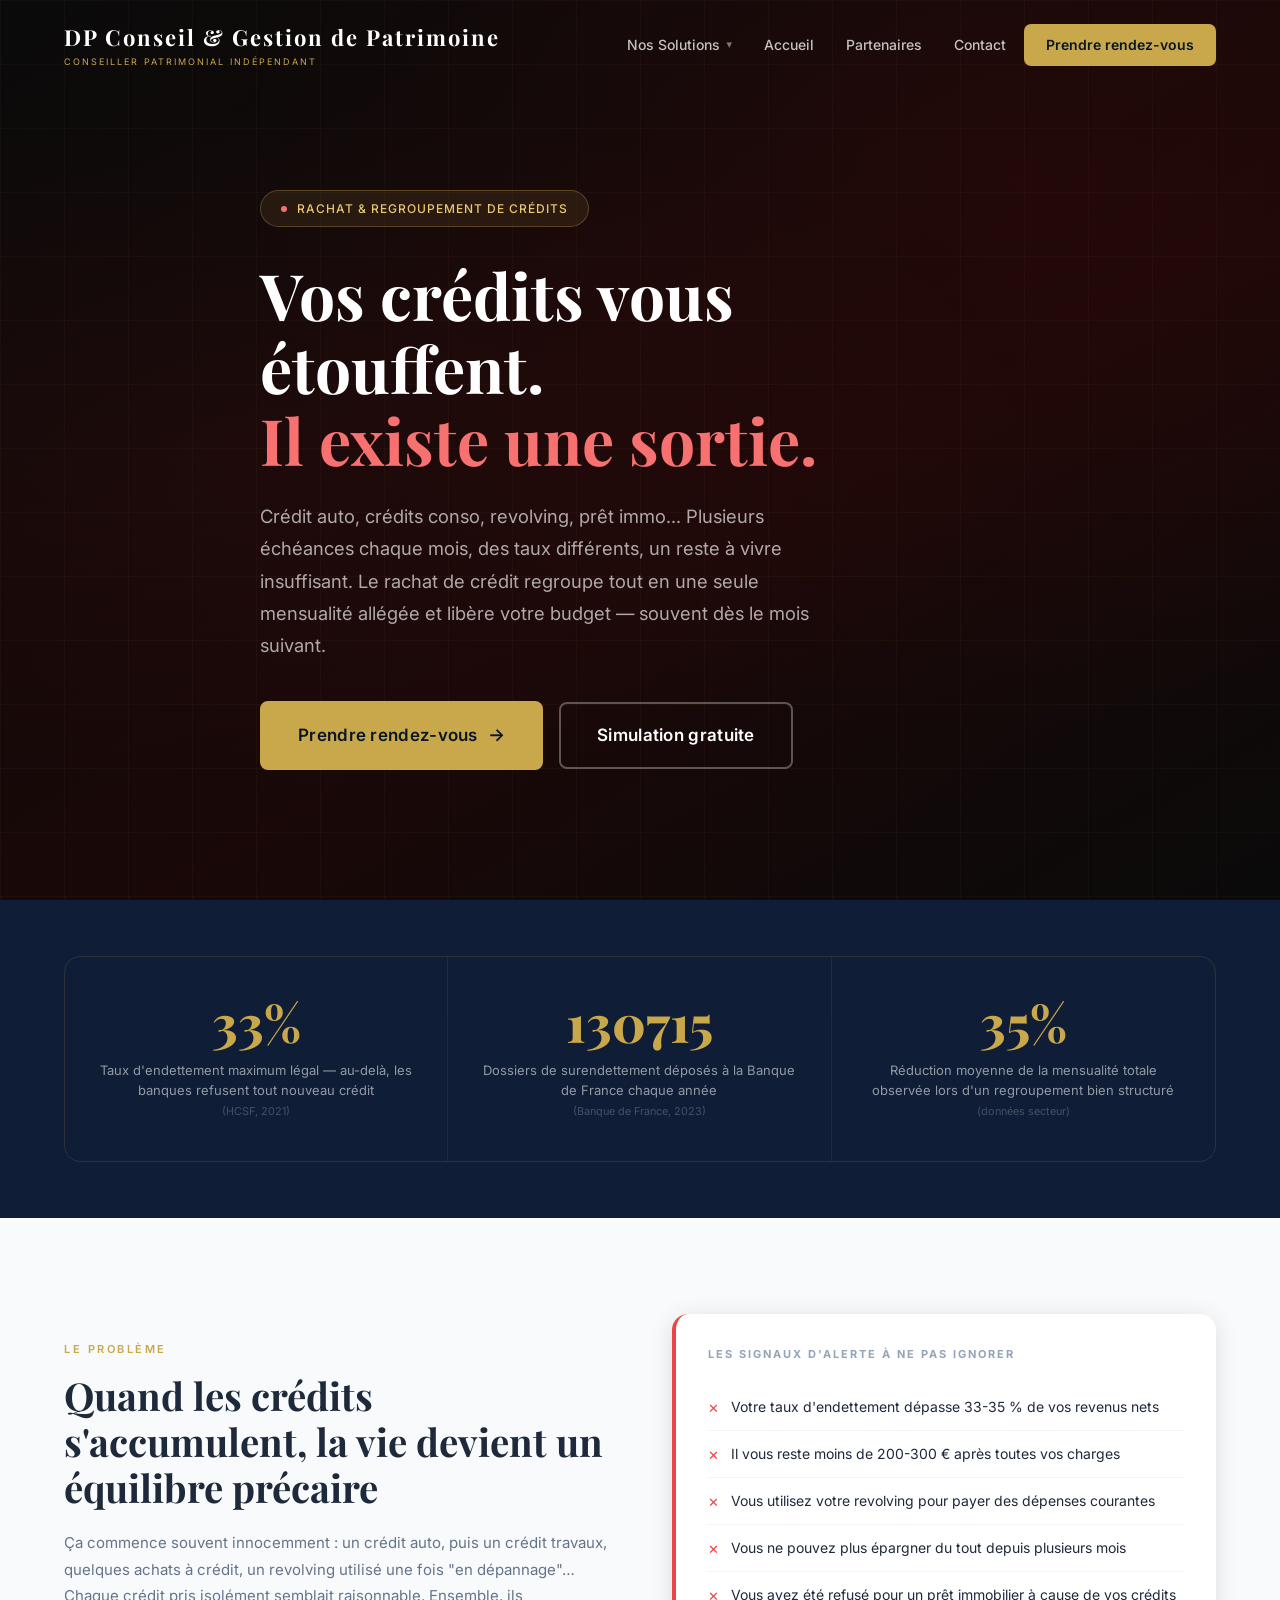
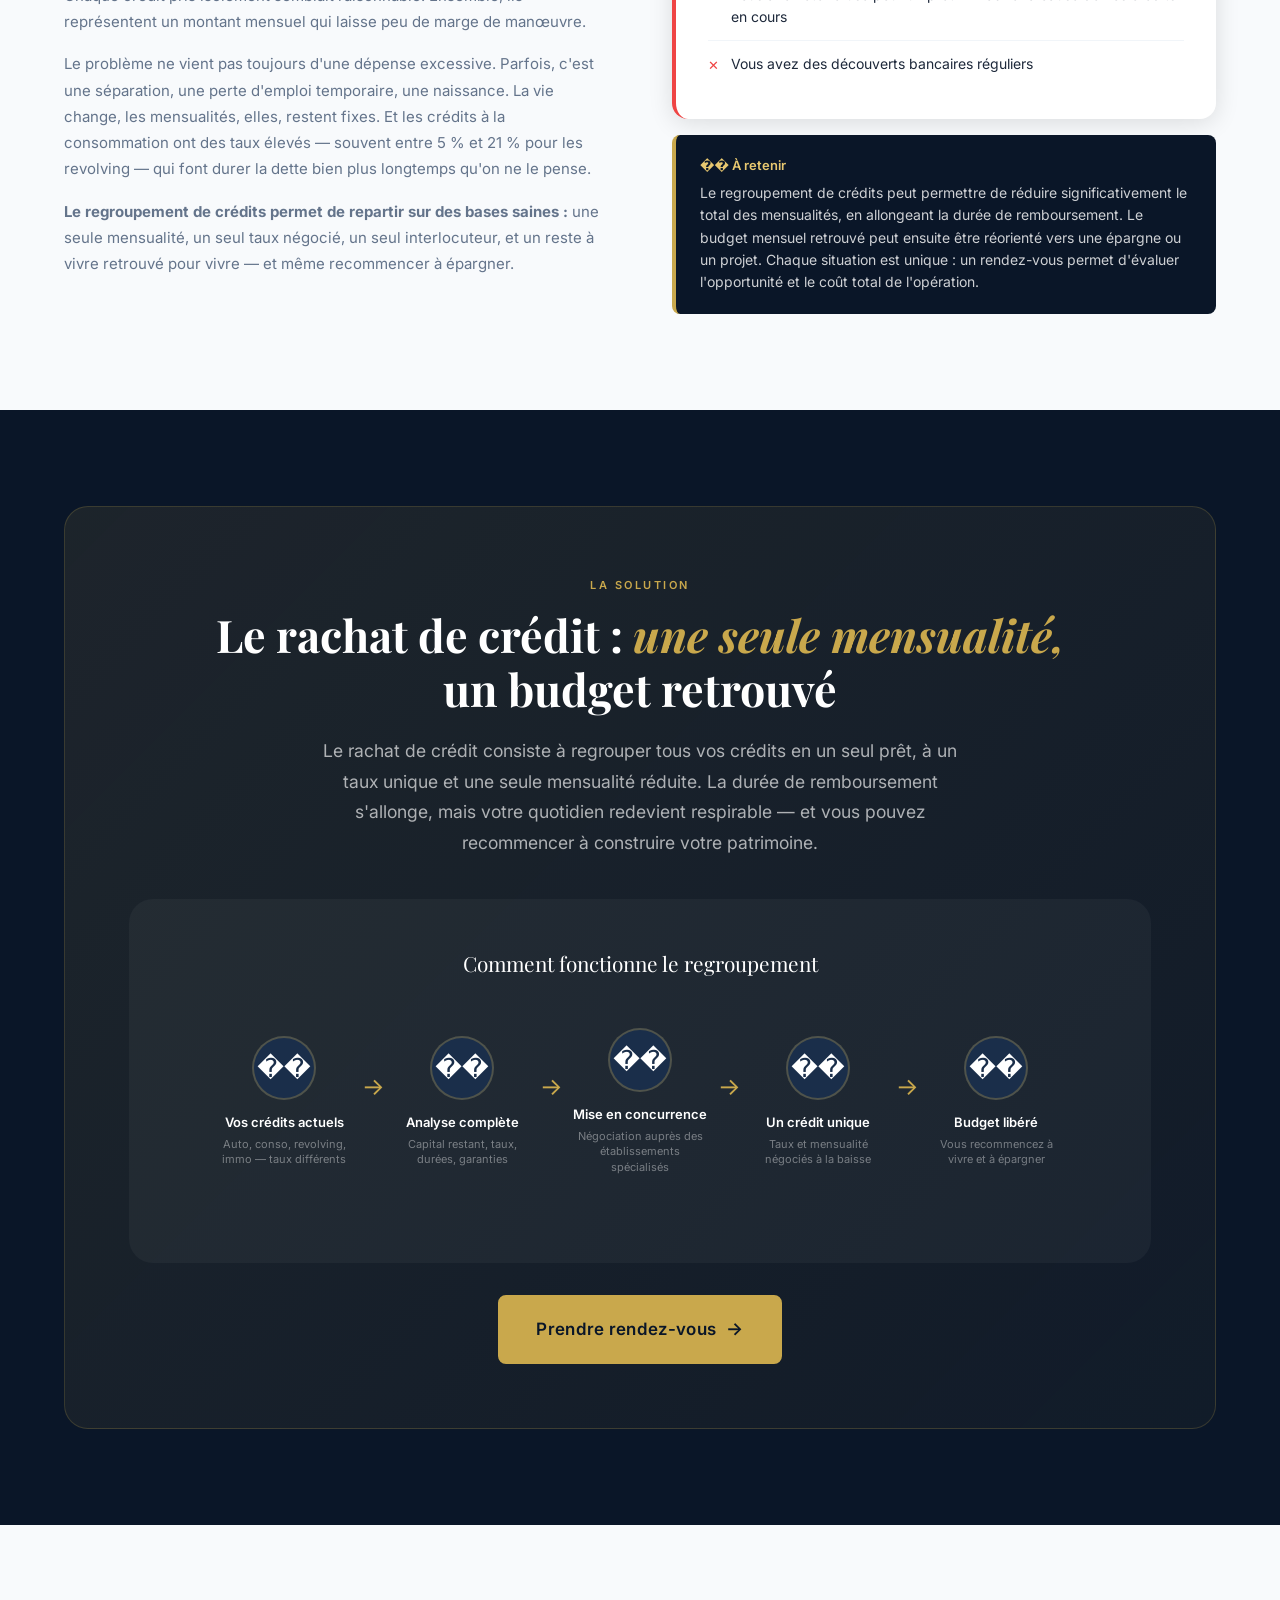
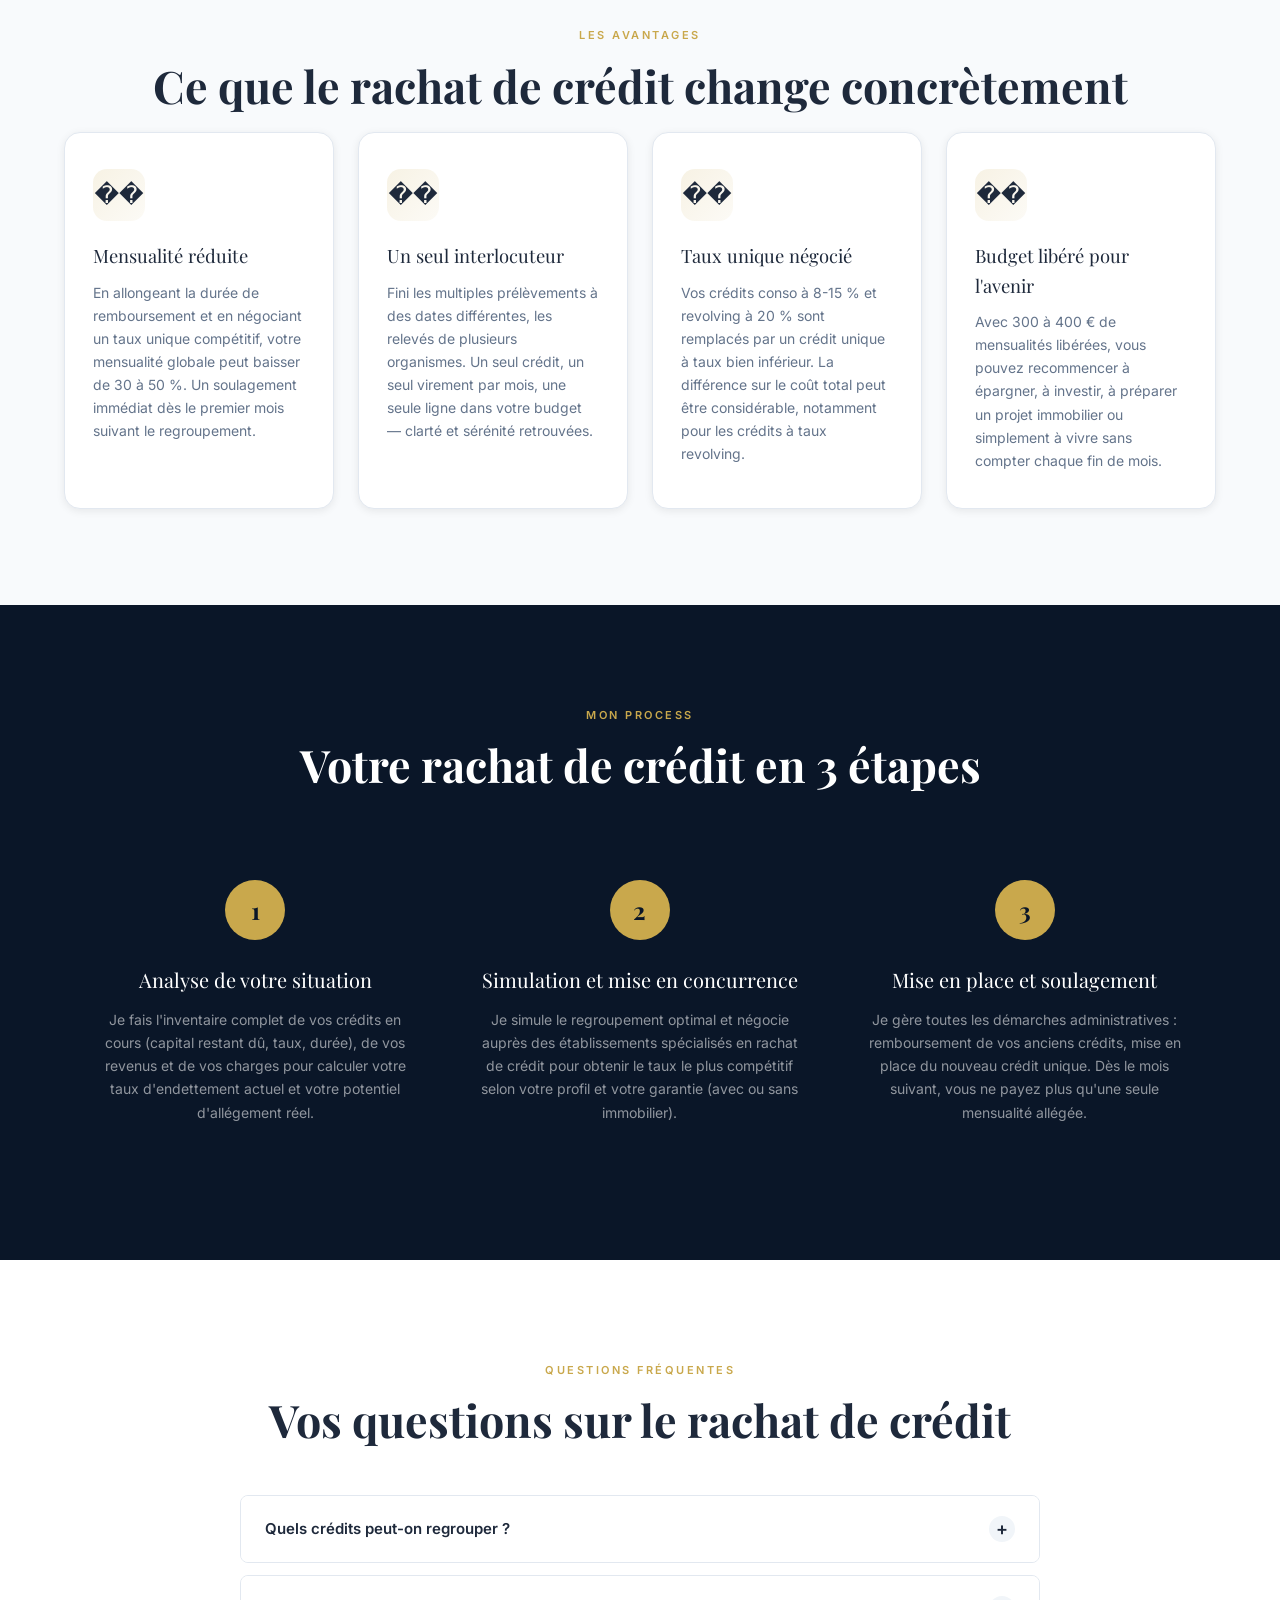
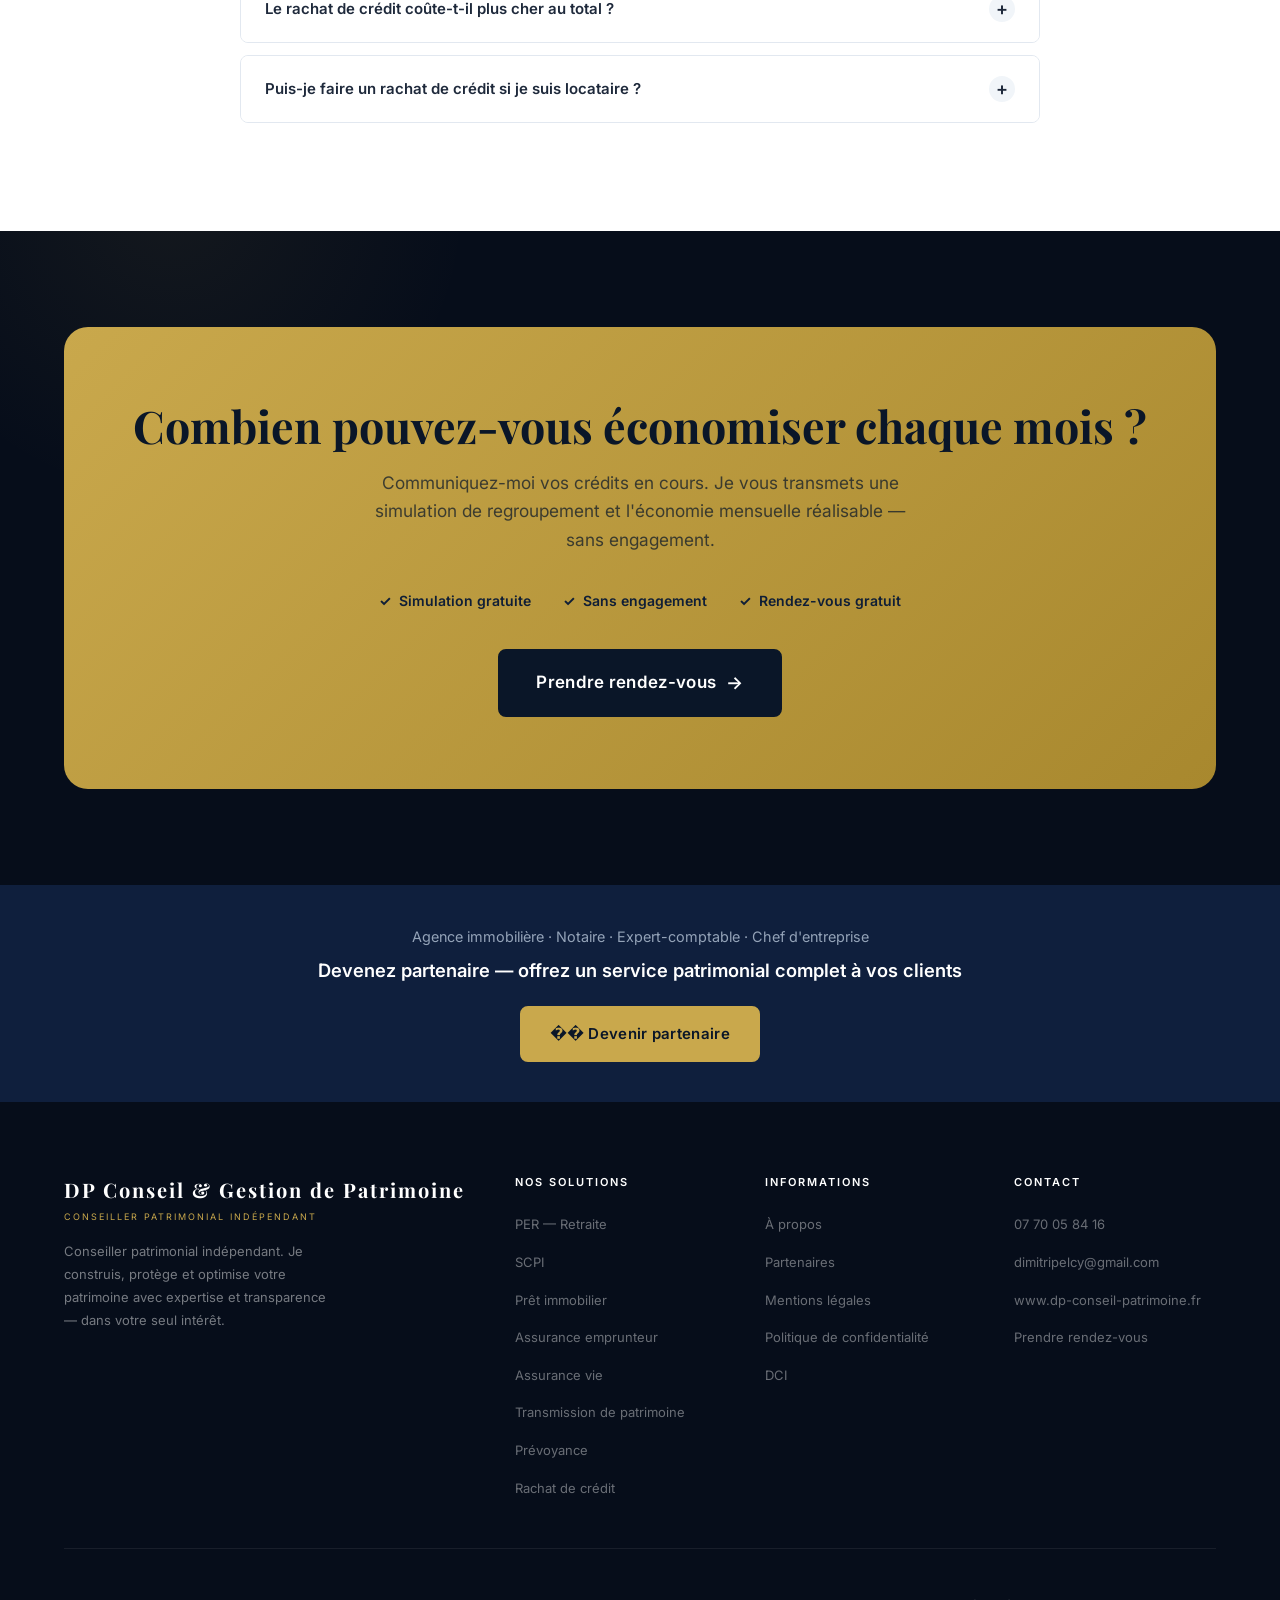
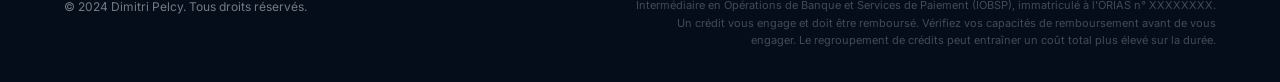
<file: rachat-credit.html>
﻿<!DOCTYPE html>
<html lang="fr">
<head>
  <meta charset="UTF-8" />
  <meta name="viewport" content="width=device-width, initial-scale=1.0" />
  <title>Rachat de crédit — Allégez vos mensualités | DP Conseil &amp; Gestion de Patrimoine</title>
  <meta name="description" content="Plusieurs crédits qui s'accumulent ? Regroupez-les en une seule mensualité réduite. Économies moyennes : 350 €/mois. Étude gratuite." />
  <link rel="stylesheet" href="css/styles.css" />
  <link rel="stylesheet" href="css/simulators.css" />
</head>
<body>

<nav class="nav" id="nav">
  <div class="container">
    <div class="nav-inner">
      <a href="index.html" class="nav-logo">
        <span class="nav-logo-name">DP Conseil &amp; Gestion de Patrimoine</span>
        <span class="nav-logo-sub">Conseiller Patrimonial Indépendant</span>
      </a>
      <ul class="nav-links" id="nav-links">
        <li class="nav-dropdown">
          <span class="nav-dropdown-toggle">Nos Solutions</span>
          <div class="nav-dropdown-menu">
            <a href="retraite.html">�� PER — Préparer sa retraite</a>
            <a href="scpi.html">�� SCPI — Investissement immobilier</a>
            <a href="pret-immobilier.html">�� Négociation de prêt immobilier</a>
            <a href="assurance-emprunteur.html">�� Renégociation assurance emprunteur</a>
            <a href="assurance-vie.html">�� Assurance vie</a>
            <a href="transmission.html">��️ Transmission de patrimoine</a>
            <a href="prevoyance.html">��️ Prévoyance &amp; protection famille</a>
            <a href="rachat-credit.html">�� Rachat de crédit</a>
          </div>
        </li>
        <li><a href="index.html">Accueil</a></li>
        <li><a href="partenaires.html">Partenaires</a></li>
        <li><a href="index.html#contact">Contact</a></li>
        <li><a href="index.html#contact" class="nav-cta">Prendre rendez-vous</a></li>
      </ul>
      <button class="nav-mobile-toggle" id="nav-toggle" aria-label="Menu" aria-expanded="false">
        <span></span><span></span><span></span>
      </button>
    </div>
  </div>
</nav>

<!-- ══════════════════════ HERO ══════════════════════ -->
<section class="hero hero-problem" style="padding-top:140px;padding-bottom:80px;">
  <div class="hero-bg-grid"></div>
  <div class="hero-bg-glow"></div>
  <div class="container">
    <div class="hero-content">
      <div class="hero-badge">
        <span class="hero-badge-dot" style="background:#F87171;"></span>
        Rachat &amp; Regroupement de crédits
      </div>
      <h1>Vos crédits vous étouffent.<br/><span style="color:#F87171;">Il existe une sortie.</span></h1>
      <p class="hero-lead">Crédit auto, crédits conso, revolving, prêt immo… Plusieurs échéances chaque mois, des taux différents, un reste à vivre insuffisant. Le rachat de crédit regroupe tout en une seule mensualité allégée et libère votre budget — souvent dès le mois suivant.</p>
      <div class="hero-actions">
        <a href="index.html#contact" class="btn btn-primary btn-lg btn-arrow">Prendre rendez-vous</a>
        <a href="index.html#contact" class="btn btn-outline btn-lg">Simulation gratuite</a>
      </div>
    </div>
  </div>
</section>

<!-- ══════════════════════ STATS ══════════════════════ -->
<div class="stats-strip">
  <div class="container">
    <div class="stats-grid">
      <div class="stat-item">
        <div class="stat-number" data-counter="35" data-suffix="%" data-decimals="0">0%</div>
        <div class="stat-label">Taux d'endettement maximum légal — au-delà, les banques refusent tout nouveau crédit<br/><small style="opacity:0.4;">(HCSF, 2021)</small></div>
      </div>
      <div class="stat-item">
        <div class="stat-number" data-counter="140000" data-suffix="" data-decimals="0">0</div>
        <div class="stat-label">Dossiers de surendettement déposés à la Banque de France chaque année<br/><small style="opacity:0.4;">(Banque de France, 2023)</small></div>
      </div>
      <div class="stat-item">
        <div class="stat-number" data-counter="37" data-suffix="%" data-decimals="0">0%</div>
        <div class="stat-label">Réduction moyenne de la mensualité totale observée lors d'un regroupement bien structuré<br/><small style="opacity:0.4;">(données secteur)</small></div>
      </div>
    </div>
  </div>
</div>

<!-- ══════════════════════ PROBLÈME ══════════════════════ -->
<section class="section section-light">
  <div class="container">
    <div class="problem-content">
      <div class="problem-text animate-in">
        <span class="section-label">Le problème</span>
        <h3>Quand les crédits s'accumulent, la vie devient un équilibre précaire</h3>
        <p>Ça commence souvent innocemment : un crédit auto, puis un crédit travaux, quelques achats à crédit, un revolving utilisé une fois "en dépannage"… Chaque crédit pris isolément semblait raisonnable. Ensemble, ils représentent un montant mensuel qui laisse peu de marge de manœuvre.</p>
        <p>Le problème ne vient pas toujours d'une dépense excessive. Parfois, c'est une séparation, une perte d'emploi temporaire, une naissance. La vie change, les mensualités, elles, restent fixes. Et les crédits à la consommation ont des taux élevés — souvent entre 5 % et 21 % pour les revolving — qui font durer la dette bien plus longtemps qu'on ne le pense.</p>
        <p><strong>Le regroupement de crédits permet de repartir sur des bases saines :</strong> une seule mensualité, un seul taux négocié, un seul interlocuteur, et un reste à vivre retrouvé pour vivre — et même recommencer à épargner.</p>
      </div>
      <div class="animate-in delay-2">
        <div class="problem-card">
          <div class="problem-card-title">Les signaux d'alerte à ne pas ignorer</div>
          <ul class="problem-list">
            <li>Votre taux d'endettement dépasse 33-35 % de vos revenus nets</li>
            <li>Il vous reste moins de 200-300 € après toutes vos charges</li>
            <li>Vous utilisez votre revolving pour payer des dépenses courantes</li>
            <li>Vous ne pouvez plus épargner du tout depuis plusieurs mois</li>
            <li>Vous avez été refusé pour un prêt immobilier à cause de vos crédits en cours</li>
            <li>Vous avez des découverts bancaires réguliers</li>
          </ul>
        </div>
        <div style="margin-top:16px;background:var(--navy-800);border-radius:var(--radius-sm);padding:20px 24px;border-left:4px solid var(--gold-500);">
          <div style="font-size:13px;color:var(--gold-400);font-weight:600;margin-bottom:6px;">�� À retenir</div>
          <div style="font-size:14px;color:rgba(255,255,255,0.8);line-height:1.6;">Le regroupement de crédits peut permettre de réduire significativement le total des mensualités, en allongeant la durée de remboursement. Le budget mensuel retrouvé peut ensuite être réorienté vers une épargne ou un projet. Chaque situation est unique : un rendez-vous permet d'évaluer l'opportunité et le coût total de l'opération.</div>
        </div>
      </div>
    </div>
  </div>
</section>

<!-- ══════════════════════ SOLUTION ══════════════════════ -->
<section class="section section-dark" id="solution">
  <div class="container">
    <div class="solution-banner animate-in">
      <span class="section-label">La solution</span>
      <h2>Le rachat de crédit : <em class="text-gold">une seule mensualité,</em><br/>un budget retrouvé</h2>
      <p>Le rachat de crédit consiste à regrouper tous vos crédits en un seul prêt, à un taux unique et une seule mensualité réduite. La durée de remboursement s'allonge, mais votre quotidien redevient respirable — et vous pouvez recommencer à construire votre patrimoine.</p>

      <!-- Flow schema regroupement -->
      <div class="schema-section" style="background:rgba(255,255,255,0.04);margin-top:40px;">
        <div class="schema-section-title" style="color:var(--white);">Comment fonctionne le regroupement</div>
        <div class="flow-schema">
          <div class="flow-step">
            <div class="flow-icon">��</div>
            <div class="flow-step-title">Vos crédits actuels</div>
            <div class="flow-step-sub">Auto, conso, revolving, immo — taux différents</div>
          </div>
          <div class="flow-arrow">→</div>
          <div class="flow-step">
            <div class="flow-icon">��</div>
            <div class="flow-step-title">Analyse complète</div>
            <div class="flow-step-sub">Capital restant, taux, durées, garanties</div>
          </div>
          <div class="flow-arrow">→</div>
          <div class="flow-step">
            <div class="flow-icon">��</div>
            <div class="flow-step-title">Mise en concurrence</div>
            <div class="flow-step-sub">Négociation auprès des établissements spécialisés</div>
          </div>
          <div class="flow-arrow">→</div>
          <div class="flow-step">
            <div class="flow-icon">��</div>
            <div class="flow-step-title">Un crédit unique</div>
            <div class="flow-step-sub">Taux et mensualité négociés à la baisse</div>
          </div>
          <div class="flow-arrow">→</div>
          <div class="flow-step">
            <div class="flow-icon">��</div>
            <div class="flow-step-title">Budget libéré</div>
            <div class="flow-step-sub">Vous recommencez à vivre et à épargner</div>
          </div>
        </div>
      </div>

      <div style="margin-top:32px;text-align:center;">
        <a href="index.html#contact" class="btn btn-primary btn-lg btn-arrow">Prendre rendez-vous</a>
      </div>
    </div>
  </div>
</section>


<!-- ══════════════════════ AVANTAGES ══════════════════════ -->
<section class="section section-light">
  <div class="container">
    <div class="text-center">
      <span class="section-label">Les avantages</span>
      <h2 class="section-title animate-in">Ce que le rachat de crédit change concrètement</h2>
    </div>
    <div class="benefits-grid">
      <div class="benefit-card animate-in">
        <div class="benefit-icon">��</div>
        <div class="benefit-title">Mensualité réduite</div>
        <p class="benefit-text">En allongeant la durée de remboursement et en négociant un taux unique compétitif, votre mensualité globale peut baisser de 30 à 50 %. Un soulagement immédiat dès le premier mois suivant le regroupement.</p>
      </div>
      <div class="benefit-card animate-in delay-1">
        <div class="benefit-icon">��️</div>
        <div class="benefit-title">Un seul interlocuteur</div>
        <p class="benefit-text">Fini les multiples prélèvements à des dates différentes, les relevés de plusieurs organismes. Un seul crédit, un seul virement par mois, une seule ligne dans votre budget — clarté et sérénité retrouvées.</p>
      </div>
      <div class="benefit-card animate-in delay-2">
        <div class="benefit-icon">��</div>
        <div class="benefit-title">Taux unique négocié</div>
        <p class="benefit-text">Vos crédits conso à 8-15 % et revolving à 20 % sont remplacés par un crédit unique à taux bien inférieur. La différence sur le coût total peut être considérable, notamment pour les crédits à taux revolving.</p>
      </div>
      <div class="benefit-card animate-in delay-3">
        <div class="benefit-icon">��</div>
        <div class="benefit-title">Budget libéré pour l'avenir</div>
        <p class="benefit-text">Avec 300 à 400 € de mensualités libérées, vous pouvez recommencer à épargner, à investir, à préparer un projet immobilier ou simplement à vivre sans compter chaque fin de mois.</p>
      </div>
    </div>
  </div>
</section>

<!-- ══════════════════════ PROCESS ══════════════════════ -->
<section class="section section-dark">
  <div class="container">
    <div class="text-center" style="margin-bottom:48px;">
      <span class="section-label">Mon process</span>
      <h2 class="section-title" style="color:var(--white);">Votre rachat de crédit en 3 étapes</h2>
    </div>
    <div class="process-grid">
      <div class="process-step animate-in">
        <div class="step-number">1</div>
        <div class="step-title">Analyse de votre situation</div>
        <p class="step-text">Je fais l'inventaire complet de vos crédits en cours (capital restant dû, taux, durée), de vos revenus et de vos charges pour calculer votre taux d'endettement actuel et votre potentiel d'allégement réel.</p>
      </div>
      <div class="process-step animate-in delay-1">
        <div class="step-number">2</div>
        <div class="step-title">Simulation et mise en concurrence</div>
        <p class="step-text">Je simule le regroupement optimal et négocie auprès des établissements spécialisés en rachat de crédit pour obtenir le taux le plus compétitif selon votre profil et votre garantie (avec ou sans immobilier).</p>
      </div>
      <div class="process-step animate-in delay-2">
        <div class="step-number">3</div>
        <div class="step-title">Mise en place et soulagement</div>
        <p class="step-text">Je gère toutes les démarches administratives : remboursement de vos anciens crédits, mise en place du nouveau crédit unique. Dès le mois suivant, vous ne payez plus qu'une seule mensualité allégée.</p>
      </div>
    </div>
  </div>
</section>

<!-- ══════════════════════ FAQ ══════════════════════ -->
<section class="section">
  <div class="container">
    <div class="text-center" style="margin-bottom:48px;">
      <span class="section-label">Questions fréquentes</span>
      <h2 class="section-title animate-in">Vos questions sur le rachat de crédit</h2>
    </div>
    <div class="faq-list">
      <div class="faq-item">
        <button class="faq-question">Quels crédits peut-on regrouper ?<span class="faq-icon">+</span></button>
        <div class="faq-answer"><p>Pratiquement tous les types de crédits peuvent être regroupés : crédits à la consommation (auto, travaux, équipement), crédits renouvelables (revolving), dettes fiscales ou sociales, et même le crédit immobilier si vous êtes propriétaire. Dans ce dernier cas, on parle de rachat de crédit hypothécaire — la présence d'un bien immobilier en garantie permet d'obtenir des conditions encore plus avantageuses grâce à la durée plus longue et au taux plus bas.</p></div>
      </div>
      <div class="faq-item">
        <button class="faq-question">Le rachat de crédit coûte-t-il plus cher au total ?<span class="faq-icon">+</span></button>
        <div class="faq-answer"><p>C'est une réalité à connaître : en allongeant la durée de remboursement, le coût total du crédit peut augmenter, même avec un taux plus bas. Mais ce n'est pas systématique — notamment si vous regroupez des crédits à taux élevés (revolving à 15-20 %) dans un crédit unique à taux bien plus faible. Je vous présente toujours le coût total comparé avant et après pour que vous décidiez en toute connaissance de cause.</p></div>
      </div>
      <div class="faq-item">
        <button class="faq-question">Puis-je faire un rachat de crédit si je suis locataire ?<span class="faq-icon">+</span></button>
        <div class="faq-answer"><p>Oui. Le rachat de crédit sans garantie hypothécaire (dit "à la consommation") est accessible aux locataires comme aux propriétaires. Les conditions sont légèrement moins avantageuses qu'avec une garantie immobilière, mais les économies restent significatives si vous avez plusieurs crédits à taux élevés. L'essentiel est d'avoir des revenus stables et un reste à vivre suffisant après le regroupement.</p></div>
      </div>
    </div>
  </div>
</section>

<!-- ══════════════════════ CTA ══════════════════════ -->
<section class="cta-section">
  <div class="container">
    <div class="cta-box">
      <h2>Combien pouvez-vous économiser chaque mois ?</h2>
      <p>Communiquez-moi vos crédits en cours. Je vous transmets une simulation de regroupement et l'économie mensuelle réalisable — sans engagement.</p>
      <div class="cta-features">
        <span class="cta-feature">Simulation gratuite</span>
        <span class="cta-feature">Sans engagement</span>
        <span class="cta-feature">Rendez-vous gratuit</span>
      </div>
      <a href="index.html#contact" class="btn btn-dark btn-lg btn-arrow">Prendre rendez-vous</a>
    </div>
  </div>
</section>

<!-- ── DEVENIR PARTENAIRE ── -->
<div style="background:#0f1f3d;padding:2.5rem 0;text-align:center;">
  <div class="container">
    <p style="color:#94a3b8;margin:0 0 0.5rem;font-size:0.9rem;">Agence immobilière · Notaire · Expert-comptable · Chef d'entreprise</p>
    <p style="color:#fff;font-size:1.15rem;font-weight:600;margin:0 0 1.25rem;">Devenez partenaire — offrez un service patrimonial complet à vos clients</p>
    <a href="partenaires.html" class="btn btn-primary">�� Devenir partenaire</a>
  </div>
</div>

<!-- ══════════════════════ FOOTER ══════════════════════ -->
<footer class="footer">
  <div class="container">
    <div class="footer-top">
      <div>
        <div class="footer-brand-name">DP Conseil &amp; Gestion de Patrimoine</div>
        <div class="footer-brand-sub">Conseiller Patrimonial Indépendant</div>
        <p class="footer-brand-desc">Conseiller patrimonial indépendant. Je construis, protège et optimise votre patrimoine avec expertise et transparence — dans votre seul intérêt.</p>
      </div>
      <div>
        <div class="footer-col-title">Nos Solutions</div>
        <ul class="footer-links">
          <li><a href="retraite.html">PER — Retraite</a></li>
          <li><a href="scpi.html">SCPI</a></li>
          <li><a href="pret-immobilier.html">Prêt immobilier</a></li>
          <li><a href="assurance-emprunteur.html">Assurance emprunteur</a></li>
          <li><a href="assurance-vie.html">Assurance vie</a></li>
          <li><a href="transmission.html">Transmission de patrimoine</a></li>
          <li><a href="prevoyance.html">Prévoyance</a></li>
          <li><a href="rachat-credit.html">Rachat de crédit</a></li>
        </ul>
      </div>
      <div>
        <div class="footer-col-title">Informations</div>
        <ul class="footer-links">
          <li><a href="index.html#apropos">À propos</a></li>
          <li><a href="partenaires.html">Partenaires</a></li>
          <li><a href="mentions-legales.html">Mentions légales</a></li>
          <li><a href="politique-confidentialite.html">Politique de confidentialité</a></li>
          <li><a href="dci.html">DCI</a></li>
        </ul>
      </div>
      <div>
        <div class="footer-col-title">Contact</div>
        <ul class="footer-links">
          <li><a href="tel:0770058416">07 70 05 84 16</a></li>
          <li><a href="mailto:dimitripelcy@gmail.com">dimitripelcy@gmail.com</a></li>
          <li><a href="https://www.dp-conseil-patrimoine.fr">www.dp-conseil-patrimoine.fr</a></li>
          <li><a href="index.html#contact">Prendre rendez-vous</a></li>
        </ul>
      </div>
    </div>
    <div class="footer-bottom">
      <p class="footer-copy">© 2024 Dimitri Pelcy. Tous droits réservés.</p>
      <p class="footer-legal">Intermédiaire en Opérations de Banque et Services de Paiement (IOBSP), immatriculé à l'ORIAS n° XXXXXXXX. Un crédit vous engage et doit être remboursé. Vérifiez vos capacités de remboursement avant de vous engager. Le regroupement de crédits peut entraîner un coût total plus élevé sur la durée.</p>
    </div>
  </div>
</footer>

<script src="js/main.js"></script>
<script src="js/simulators.js"></script>
</body>
</html>
</file>
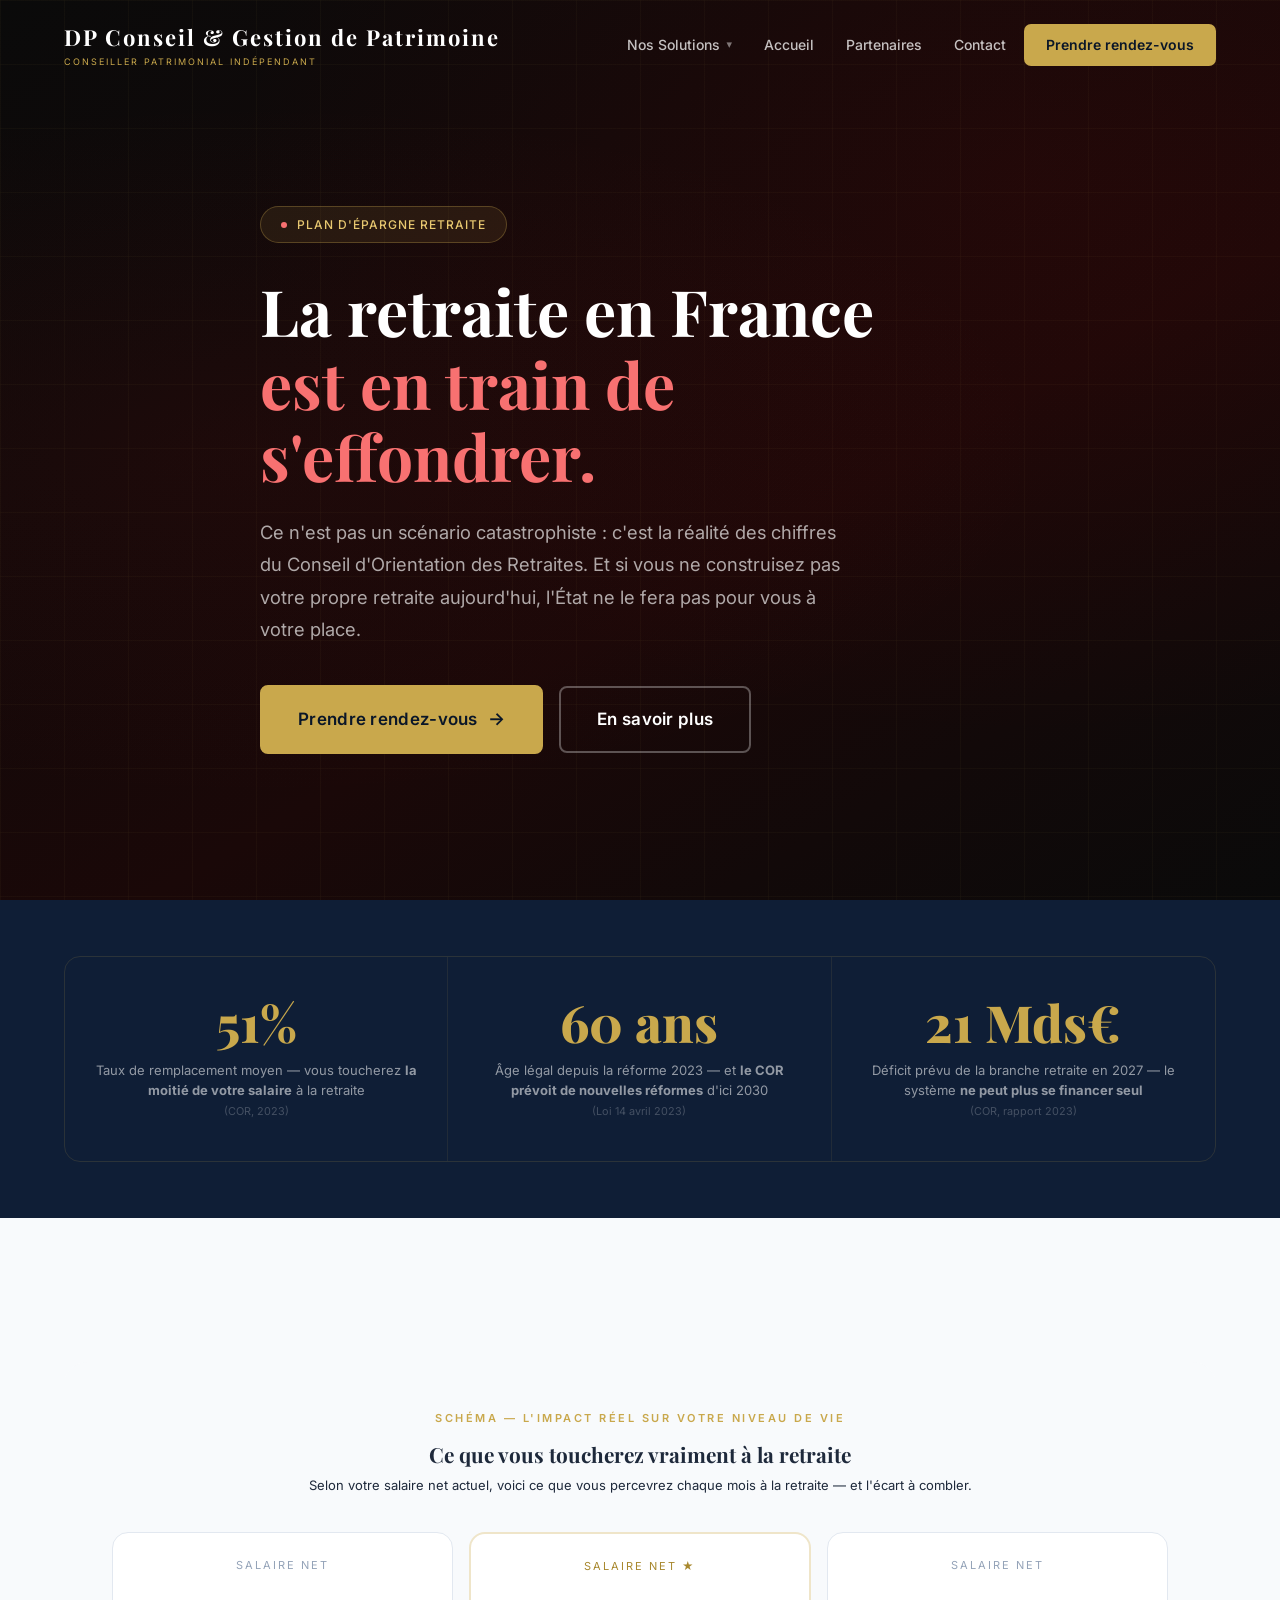
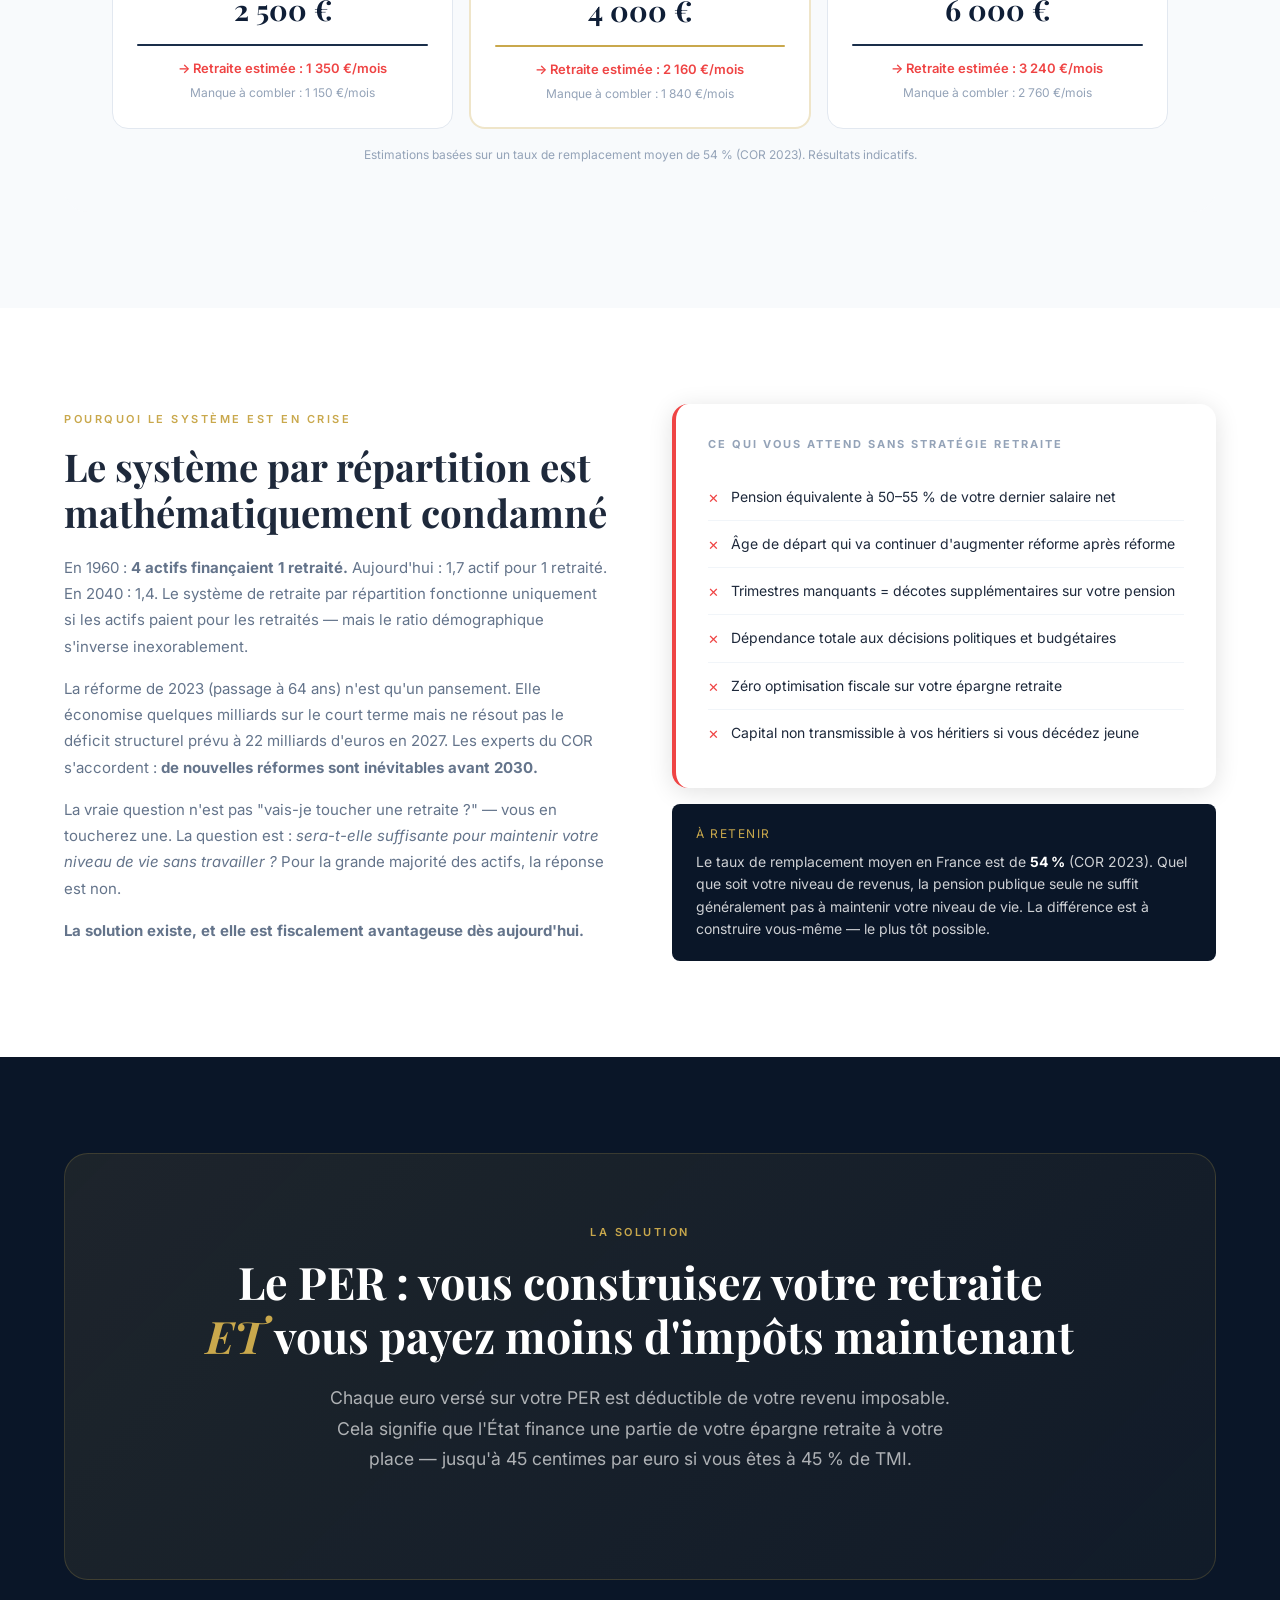
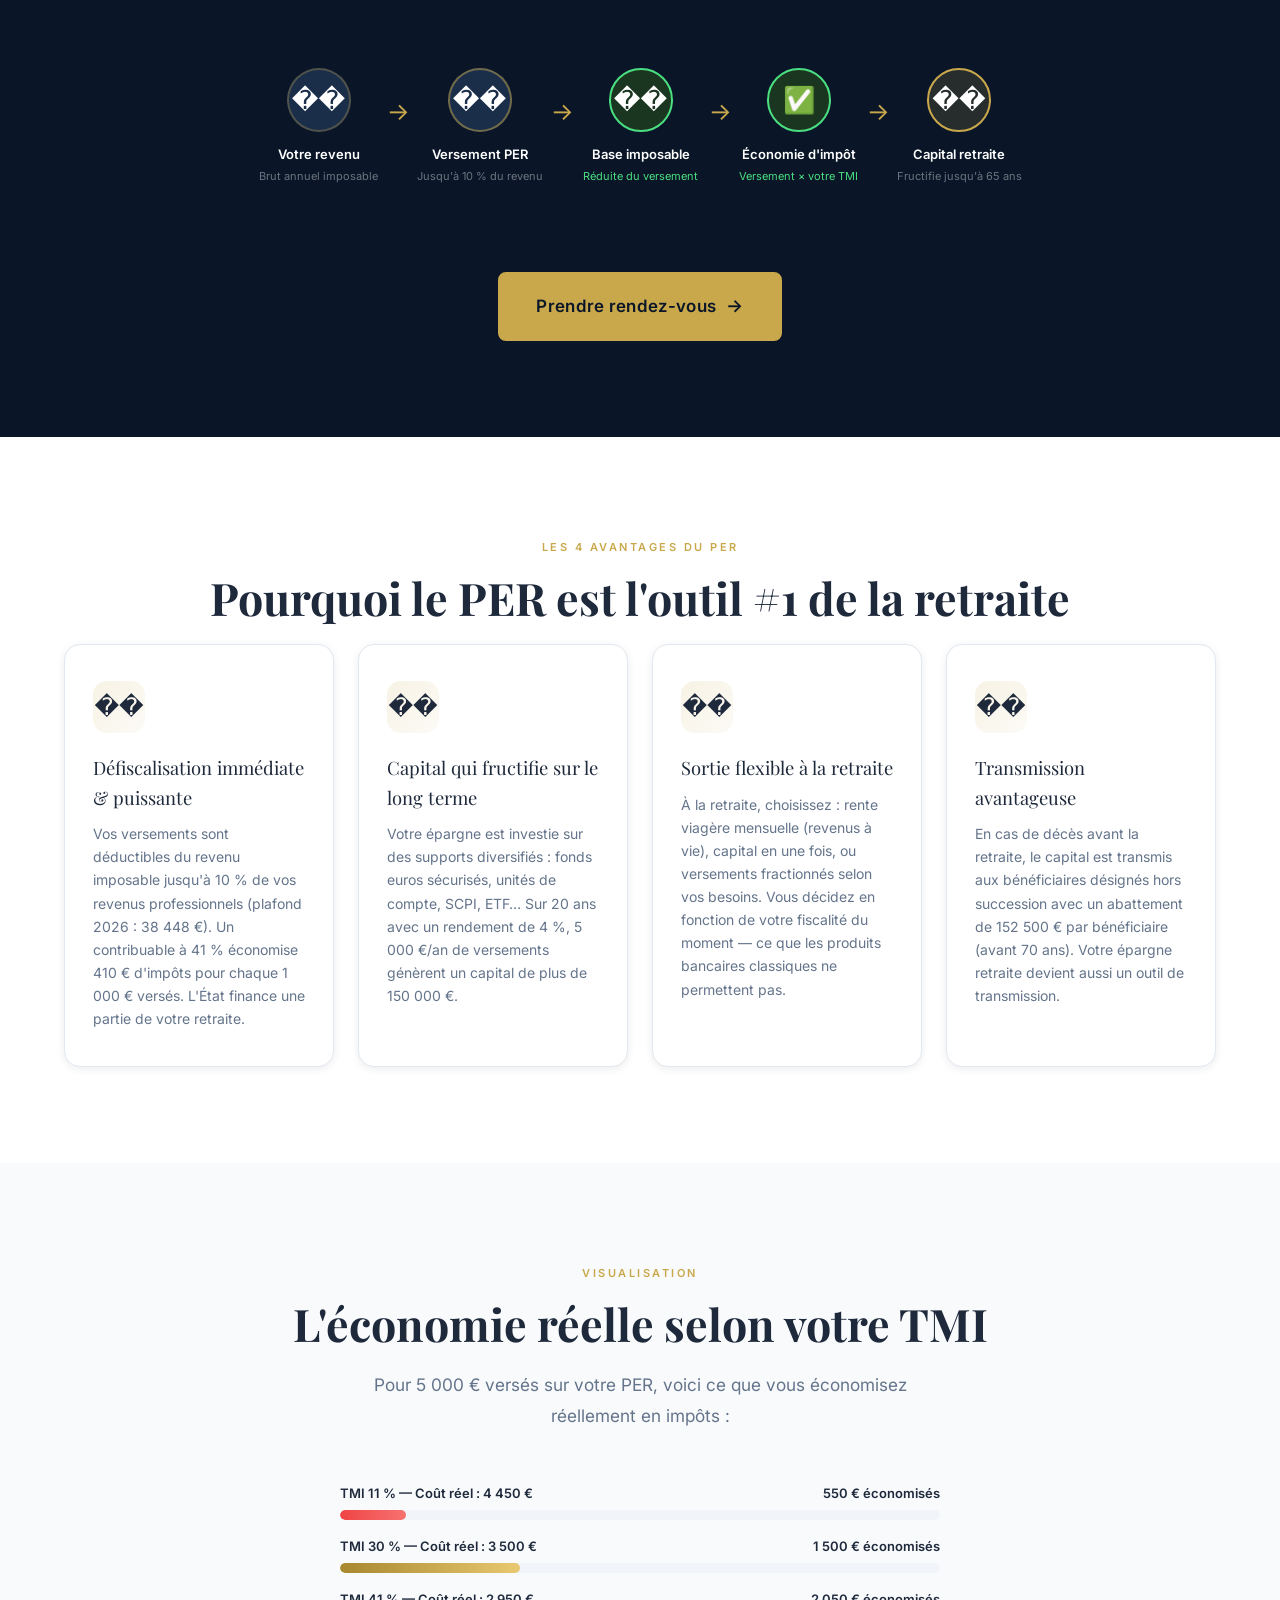
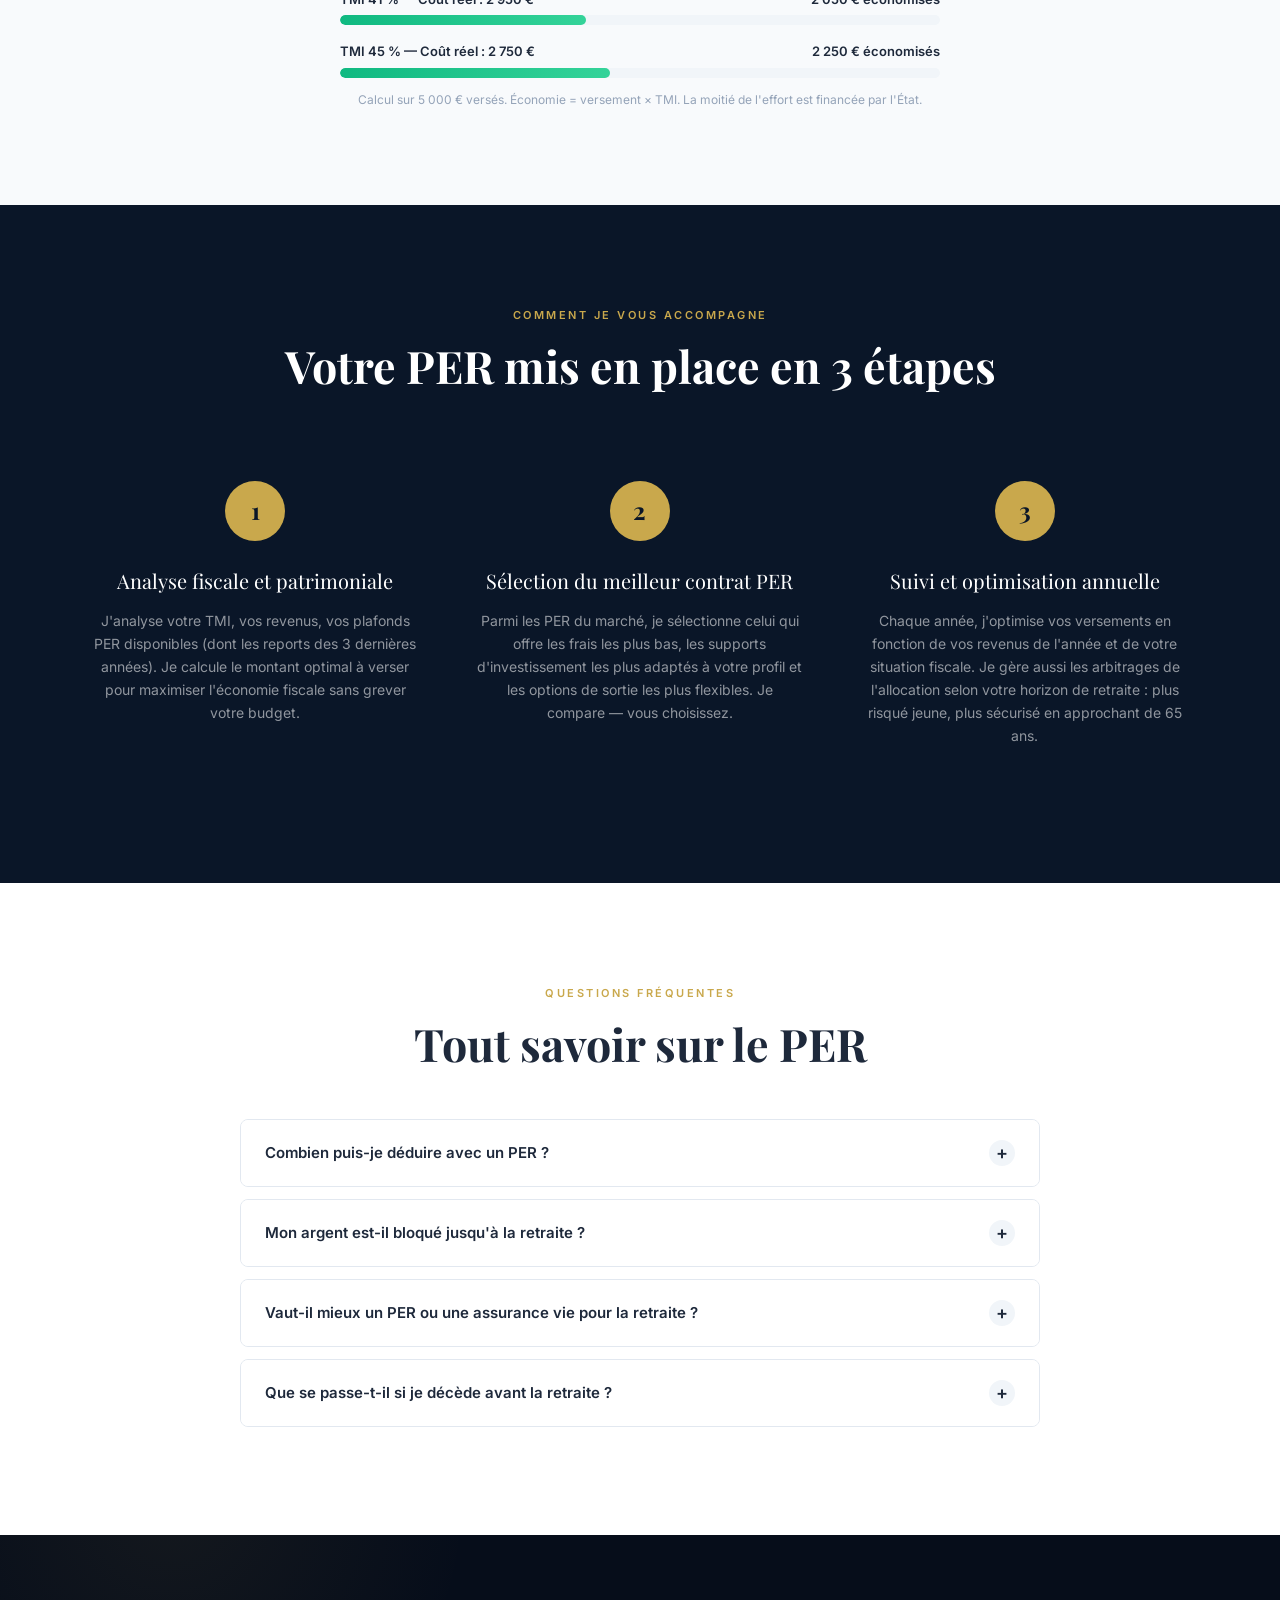
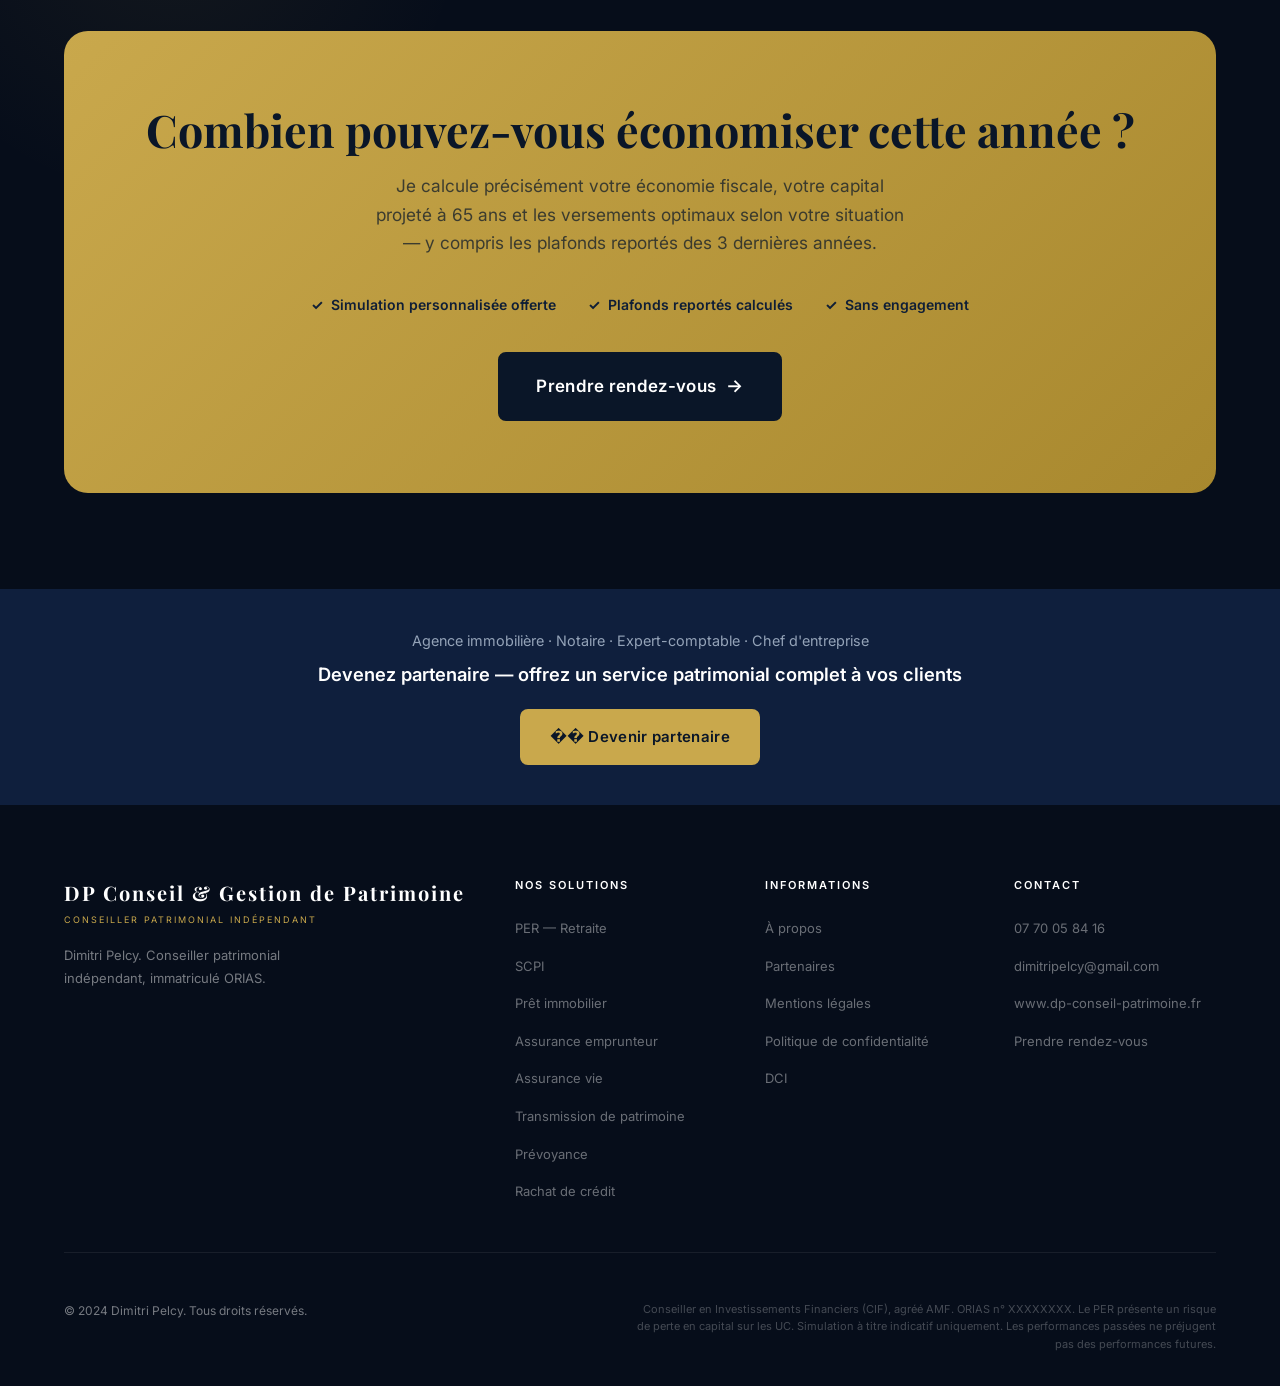
<file: retraite.html>
﻿<!DOCTYPE html>
<html lang="fr">
<head>
  <meta charset="UTF-8" />
  <meta name="viewport" content="width=device-width, initial-scale=1.0" />
  <title>PER — La retraite en France s'effondre | DP Conseil &amp; Gestion de Patrimoine</title>
  <meta name="description" content="Taux de remplacement moyen 54%, réforme 64 ans, déficit de 22 Mds€. Découvrez comment le PER vous permet de préparer votre retraite tout en payant moins d'impôts." />
  <link rel="stylesheet" href="css/styles.css" />
  <link rel="stylesheet" href="css/simulators.css" />
</head>
<body>
<nav class="nav" id="nav">
  <div class="container">
    <div class="nav-inner">
      <a href="index.html" class="nav-logo">
        <span class="nav-logo-name">DP Conseil &amp; Gestion de Patrimoine</span>
        <span class="nav-logo-sub">Conseiller Patrimonial Indépendant</span>
      </a>
      <ul class="nav-links" id="nav-links">
        <li class="nav-dropdown">
          <span class="nav-dropdown-toggle">Nos Solutions</span>
          <div class="nav-dropdown-menu">
            <a href="retraite.html">�� PER — Préparer sa retraite</a>
            <a href="scpi.html">�� SCPI — Investissement immobilier</a>
            <a href="pret-immobilier.html">�� Négociation de prêt immobilier</a>
            <a href="assurance-emprunteur.html">�� Renégociation assurance emprunteur</a>
            <a href="assurance-vie.html">�� Assurance vie</a>
            <a href="transmission.html">��️ Transmission de patrimoine</a>
            <a href="prevoyance.html">��️ Prévoyance &amp; protection famille</a>
            <a href="rachat-credit.html">�� Rachat de crédit</a>
          </div>
        </li>
        <li><a href="index.html">Accueil</a></li>
        <li><a href="partenaires.html">Partenaires</a></li>
        <li><a href="index.html#contact">Contact</a></li>
        <li><a href="index.html#contact" class="nav-cta">Prendre rendez-vous</a></li>
      </ul>
      <button class="nav-mobile-toggle" id="nav-toggle" aria-label="Menu" aria-expanded="false">
        <span></span><span></span><span></span>
      </button>
    </div>
  </div>
</nav>

<section class="hero hero-problem" style="padding-top:140px;padding-bottom:80px;">
  <div class="hero-bg-grid"></div>
  <div class="hero-bg-glow"></div>
  <div class="container">
    <div class="hero-content">
      <div class="hero-badge"><span class="hero-badge-dot" style="background:#F87171;"></span>Plan d'Épargne Retraite</div>
      <h1>La retraite en France<br/><span style="color:#F87171;">est en train de s'effondrer.</span></h1>
      <p class="hero-lead">Ce n'est pas un scénario catastrophiste : c'est la réalité des chiffres du Conseil d'Orientation des Retraites. Et si vous ne construisez pas votre propre retraite aujourd'hui, l'État ne le fera pas pour vous à votre place.</p>
      <div class="hero-actions">
        <a href="index.html#contact" class="btn btn-primary btn-lg btn-arrow">Prendre rendez-vous</a>
        <a href="index.html#contact" class="btn btn-outline btn-lg">En savoir plus</a>
      </div>
    </div>
  </div>
</section>

<!-- STATS -->
<div class="stats-strip">
  <div class="container">
    <div class="stats-grid">
      <div class="stat-item">
        <div class="stat-number" data-counter="54" data-suffix="%" data-decimals="0">0%</div>
        <div class="stat-label">Taux de remplacement moyen — vous toucherez <strong>la moitié de votre salaire</strong> à la retraite<br/><small style="opacity:0.4;">(COR, 2023)</small></div>
      </div>
      <div class="stat-item">
        <div class="stat-number" data-counter="64" data-suffix=" ans" data-decimals="0">0</div>
        <div class="stat-label">Âge légal depuis la réforme 2023 — et <strong>le COR prévoit de nouvelles réformes</strong> d'ici 2030<br/><small style="opacity:0.4;">(Loi 14 avril 2023)</small></div>
      </div>
      <div class="stat-item">
        <div class="stat-number" data-counter="22" data-suffix=" Mds€" data-decimals="0">0</div>
        <div class="stat-label">Déficit prévu de la branche retraite en 2027 — le système <strong>ne peut plus se financer seul</strong><br/><small style="opacity:0.4;">(COR, rapport 2023)</small></div>
      </div>
    </div>
  </div>
</div>

<!-- SCHÉMA VISUEL : La chute du taux de remplacement -->
<section class="section section-light">
  <div class="container">
    <div class="schema-section animate-in">
      <div class="section-label" style="display:block;text-align:center;">Schéma — L'impact réel sur votre niveau de vie</div>
      <h3 class="schema-section-title">Ce que vous toucherez vraiment à la retraite</h3>
      <p class="schema-section-sub">Selon votre salaire net actuel, voici ce que vous percevrez chaque mois à la retraite — et l'écart à combler.</p>
      <div style="display:grid;grid-template-columns:repeat(auto-fit,minmax(220px,1fr));gap:16px;margin-top:24px;">
        <div style="background:var(--white);border-radius:var(--radius);padding:24px;border:1px solid var(--gray-200);text-align:center;">
          <div style="font-size:11px;letter-spacing:2px;text-transform:uppercase;color:var(--gray-400);margin-bottom:12px;">Salaire net</div>
          <div style="font-family:var(--font-display);font-size:1.8rem;font-weight:700;color:var(--navy-700);">2 500 €</div>
          <div style="margin:12px 0;height:2px;background:var(--gray-200);border-radius:2px;overflow:hidden;"><div style="height:100%;background:var(--navy-600);width:100%;"></div></div>
          <div style="font-size:13px;color:var(--red-500);font-weight:600;">→ Retraite estimée : 1 350 €/mois</div>
          <div style="font-size:12px;color:var(--gray-400);margin-top:4px;">Manque à combler : 1 150 €/mois</div>
        </div>
        <div style="background:var(--white);border-radius:var(--radius);padding:24px;border:2px solid rgba(201,168,76,0.3);text-align:center;">
          <div style="font-size:11px;letter-spacing:2px;text-transform:uppercase;color:var(--gold-600);margin-bottom:12px;">Salaire net ★</div>
          <div style="font-family:var(--font-display);font-size:1.8rem;font-weight:700;color:var(--navy-700);">4 000 €</div>
          <div style="margin:12px 0;height:2px;background:var(--gray-200);border-radius:2px;overflow:hidden;"><div style="height:100%;background:var(--gold-500);width:100%;"></div></div>
          <div style="font-size:13px;color:var(--red-500);font-weight:600;">→ Retraite estimée : 2 160 €/mois</div>
          <div style="font-size:12px;color:var(--gray-400);margin-top:4px;">Manque à combler : 1 840 €/mois</div>
        </div>
        <div style="background:var(--white);border-radius:var(--radius);padding:24px;border:1px solid var(--gray-200);text-align:center;">
          <div style="font-size:11px;letter-spacing:2px;text-transform:uppercase;color:var(--gray-400);margin-bottom:12px;">Salaire net</div>
          <div style="font-family:var(--font-display);font-size:1.8rem;font-weight:700;color:var(--navy-700);">6 000 €</div>
          <div style="margin:12px 0;height:2px;background:var(--gray-200);border-radius:2px;overflow:hidden;"><div style="height:100%;background:var(--navy-600);width:100%;"></div></div>
          <div style="font-size:13px;color:var(--red-500);font-weight:600;">→ Retraite estimée : 3 240 €/mois</div>
          <div style="font-size:12px;color:var(--gray-400);margin-top:4px;">Manque à combler : 2 760 €/mois</div>
        </div>
      </div>
      <p style="text-align:center;font-size:12px;color:var(--gray-400);margin-top:16px;">Estimations basées sur un taux de remplacement moyen de 54 % (COR 2023). Résultats indicatifs.</p>
    </div>
  </div>
</section>

<!-- PROBLÈME -->
<section class="section">
  <div class="container">
    <div class="problem-content">
      <div class="problem-text animate-in">
        <span class="section-label">Pourquoi le système est en crise</span>
        <h3>Le système par répartition est mathématiquement condamné</h3>
        <p>En 1960 : <strong>4 actifs finançaient 1 retraité.</strong> Aujourd'hui : 1,7 actif pour 1 retraité. En 2040 : 1,4. Le système de retraite par répartition fonctionne uniquement si les actifs paient pour les retraités — mais le ratio démographique s'inverse inexorablement.</p>
        <p>La réforme de 2023 (passage à 64 ans) n'est qu'un pansement. Elle économise quelques milliards sur le court terme mais ne résout pas le déficit structurel prévu à 22 milliards d'euros en 2027. Les experts du COR s'accordent : <strong>de nouvelles réformes sont inévitables avant 2030.</strong></p>
        <p>La vraie question n'est pas "vais-je toucher une retraite ?" — vous en toucherez une. La question est : <em>sera-t-elle suffisante pour maintenir votre niveau de vie sans travailler ?</em> Pour la grande majorité des actifs, la réponse est non.</p>
        <p><strong>La solution existe, et elle est fiscalement avantageuse dès aujourd'hui.</strong></p>
      </div>
      <div class="animate-in delay-2">
        <div class="problem-card">
          <div class="problem-card-title">Ce qui vous attend sans stratégie retraite</div>
          <ul class="problem-list">
            <li>Pension équivalente à 50–55 % de votre dernier salaire net</li>
            <li>Âge de départ qui va continuer d'augmenter réforme après réforme</li>
            <li>Trimestres manquants = décotes supplémentaires sur votre pension</li>
            <li>Dépendance totale aux décisions politiques et budgétaires</li>
            <li>Zéro optimisation fiscale sur votre épargne retraite</li>
            <li>Capital non transmissible à vos héritiers si vous décédez jeune</li>
          </ul>
        </div>
        <div style="margin-top:16px;background:var(--navy-800);border-radius:var(--radius-sm);padding:20px 24px;">
          <div style="font-size:12px;color:var(--gold-500);letter-spacing:1.5px;text-transform:uppercase;margin-bottom:8px;">À retenir</div>
          <div style="font-size:14px;color:rgba(255,255,255,0.8);">Le taux de remplacement moyen en France est de <strong style="color:var(--white);">54 %</strong> (COR 2023). Quel que soit votre niveau de revenus, la pension publique seule ne suffit généralement pas à maintenir votre niveau de vie. La différence est à construire vous-même — le plus tôt possible.</div>
        </div>
      </div>
    </div>
  </div>
</section>

<!-- SCHÉMA : Comment fonctionne le PER -->
<section class="section section-dark" id="solution">
  <div class="container">
    <div class="solution-banner animate-in">
      <span class="section-label">La solution</span>
      <h2>Le PER : vous construisez votre retraite<br/><em class="text-gold">ET</em> vous payez moins d'impôts maintenant</h2>
      <p>Chaque euro versé sur votre PER est déductible de votre revenu imposable. Cela signifie que l'État finance une partie de votre épargne retraite à votre place — jusqu'à 45 centimes par euro si vous êtes à 45 % de TMI.</p>
    </div>

    <!-- Flow diagram PER -->
    <div class="flow-schema" style="margin-top:48px;">
      <div class="flow-step">
        <div class="flow-icon">��</div>
        <div class="flow-step-title">Votre revenu</div>
        <div class="flow-step-sub">Brut annuel imposable</div>
      </div>
      <div class="flow-arrow">→</div>
      <div class="flow-step">
        <div class="flow-icon" style="border-color:rgba(201,168,76,0.5);">��</div>
        <div class="flow-step-title">Versement PER</div>
        <div class="flow-step-sub">Jusqu'à 10 % du revenu</div>
      </div>
      <div class="flow-arrow">→</div>
      <div class="flow-step">
        <div class="flow-icon" style="background:#1A3520;border-color:#4ADE80;">��</div>
        <div class="flow-step-title">Base imposable</div>
        <div class="flow-step-sub" style="color:#4ADE80;">Réduite du versement</div>
      </div>
      <div class="flow-arrow">→</div>
      <div class="flow-step">
        <div class="flow-icon" style="background:#1A3520;border-color:#4ADE80;">✅</div>
        <div class="flow-step-title">Économie d'impôt</div>
        <div class="flow-step-sub" style="color:#4ADE80;">Versement × votre TMI</div>
      </div>
      <div class="flow-arrow">→</div>
      <div class="flow-step">
        <div class="flow-icon" style="background:rgba(201,168,76,0.15);border-color:var(--gold-500);">��</div>
        <div class="flow-step-title">Capital retraite</div>
        <div class="flow-step-sub">Fructifie jusqu'à 65 ans</div>
      </div>
    </div>

    <div style="text-align:center;margin-top:48px;">
      <a href="index.html#contact" class="btn btn-primary btn-lg btn-arrow">Prendre rendez-vous</a>
    </div>
  </div>
</section>

<!-- AVANTAGES -->
<section class="section">
  <div class="container">
    <div class="text-center"><span class="section-label">Les 4 avantages du PER</span>
      <h2 class="section-title animate-in">Pourquoi le PER est l'outil #1 de la retraite</h2>
    </div>
    <div class="benefits-grid">
      <div class="benefit-card animate-in">
        <div class="benefit-icon">��</div>
        <div class="benefit-title">Défiscalisation immédiate &amp; puissante</div>
        <p class="benefit-text">Vos versements sont déductibles du revenu imposable jusqu'à 10 % de vos revenus professionnels (plafond 2026 : 38 448 €). Un contribuable à 41 % économise 410 € d'impôts pour chaque 1 000 € versés. L'État finance une partie de votre retraite.</p>
      </div>
      <div class="benefit-card animate-in delay-1">
        <div class="benefit-icon">��</div>
        <div class="benefit-title">Capital qui fructifie sur le long terme</div>
        <p class="benefit-text">Votre épargne est investie sur des supports diversifiés : fonds euros sécurisés, unités de compte, SCPI, ETF… Sur 20 ans avec un rendement de 4 %, 5 000 €/an de versements génèrent un capital de plus de 150 000 €.</p>
      </div>
      <div class="benefit-card animate-in delay-2">
        <div class="benefit-icon">��</div>
        <div class="benefit-title">Sortie flexible à la retraite</div>
        <p class="benefit-text">À la retraite, choisissez : rente viagère mensuelle (revenus à vie), capital en une fois, ou versements fractionnés selon vos besoins. Vous décidez en fonction de votre fiscalité du moment — ce que les produits bancaires classiques ne permettent pas.</p>
      </div>
      <div class="benefit-card animate-in delay-3">
        <div class="benefit-icon">��️</div>
        <div class="benefit-title">Transmission avantageuse</div>
        <p class="benefit-text">En cas de décès avant la retraite, le capital est transmis aux bénéficiaires désignés hors succession avec un abattement de 152 500 € par bénéficiaire (avant 70 ans). Votre épargne retraite devient aussi un outil de transmission.</p>
      </div>
    </div>
  </div>
</section>

<!-- COMPARAISON VISUELLE : Combien économise-t-on ? -->
<section class="section section-light">
  <div class="container">
    <div class="text-center" style="margin-bottom:40px;">
      <span class="section-label">Visualisation</span>
      <h2 class="section-title animate-in">L'économie réelle selon votre TMI</h2>
      <p class="section-subtitle animate-in delay-1">Pour 5 000 € versés sur votre PER, voici ce que vous économisez réellement en impôts :</p>
    </div>
    <div style="max-width:600px;margin:0 auto;" class="animate-in">
      <div class="compare-bars">
        <div class="compare-bar-item">
          <div class="compare-bar-label">
            <span class="bar-name">TMI 11 % — Coût réel : 4 450 €</span>
            <span class="bar-val">550 € économisés</span>
          </div>
          <div class="compare-bar-track"><div class="compare-bar-fill bar-bad" data-width="11%" style="width:0;"></div></div>
        </div>
        <div class="compare-bar-item">
          <div class="compare-bar-label">
            <span class="bar-name">TMI 30 % — Coût réel : 3 500 €</span>
            <span class="bar-val">1 500 € économisés</span>
          </div>
          <div class="compare-bar-track"><div class="compare-bar-fill bar-good" data-width="30%" style="width:0;"></div></div>
        </div>
        <div class="compare-bar-item">
          <div class="compare-bar-label">
            <span class="bar-name">TMI 41 % — Coût réel : 2 950 €</span>
            <span class="bar-val">2 050 € économisés</span>
          </div>
          <div class="compare-bar-track"><div class="compare-bar-fill bar-great" data-width="41%" style="width:0;"></div></div>
        </div>
        <div class="compare-bar-item">
          <div class="compare-bar-label">
            <span class="bar-name">TMI 45 % — Coût réel : 2 750 €</span>
            <span class="bar-val">2 250 € économisés</span>
          </div>
          <div class="compare-bar-track"><div class="compare-bar-fill bar-great" data-width="45%" style="width:0;"></div></div>
        </div>
      </div>
      <p style="font-size:12px;color:var(--gray-400);text-align:center;margin-top:12px;">Calcul sur 5 000 € versés. Économie = versement × TMI. La moitié de l'effort est financée par l'État.</p>
    </div>
  </div>
</section>

<!-- PROCESSUS -->
<section class="section section-dark">
  <div class="container">
    <div class="text-center" style="margin-bottom:48px;">
      <span class="section-label">Comment je vous accompagne</span>
      <h2 class="section-title" style="color:var(--white);">Votre PER mis en place en 3 étapes</h2>
    </div>
    <div class="process-grid">
      <div class="process-step animate-in">
        <div class="step-number">1</div>
        <div class="step-title">Analyse fiscale et patrimoniale</div>
        <p class="step-text">J'analyse votre TMI, vos revenus, vos plafonds PER disponibles (dont les reports des 3 dernières années). Je calcule le montant optimal à verser pour maximiser l'économie fiscale sans grever votre budget.</p>
      </div>
      <div class="process-step animate-in delay-1">
        <div class="step-number">2</div>
        <div class="step-title">Sélection du meilleur contrat PER</div>
        <p class="step-text">Parmi les PER du marché, je sélectionne celui qui offre les frais les plus bas, les supports d'investissement les plus adaptés à votre profil et les options de sortie les plus flexibles. Je compare — vous choisissez.</p>
      </div>
      <div class="process-step animate-in delay-2">
        <div class="step-number">3</div>
        <div class="step-title">Suivi et optimisation annuelle</div>
        <p class="step-text">Chaque année, j'optimise vos versements en fonction de vos revenus de l'année et de votre situation fiscale. Je gère aussi les arbitrages de l'allocation selon votre horizon de retraite : plus risqué jeune, plus sécurisé en approchant de 65 ans.</p>
      </div>
    </div>
  </div>
</section>

<!-- FAQ -->
<section class="section">
  <div class="container">
    <div class="text-center" style="margin-bottom:48px;">
      <span class="section-label">Questions fréquentes</span>
      <h2 class="section-title animate-in">Tout savoir sur le PER</h2>
    </div>
    <div class="faq-list">
      <div class="faq-item">
        <button class="faq-question">Combien puis-je déduire avec un PER ?<span class="faq-icon">+</span></button>
        <div class="faq-answer"><p>Le plafond est de 10 % de vos revenus professionnels nets de l'année précédente, dans la limite de 38 448 € en 2026 (soit 10 % × 8 × PASS 2026 = 10 % × 8 × 48 060 €). Si vous n'avez pas utilisé ce plafond lors des 3 dernières années, les montants non utilisés se cumulent — vous pouvez donc potentiellement déduire bien plus la première année. Pour un salarié, le plafond est réduit des versements déjà effectués sur un plan d'épargne entreprise (PEE, PERCO).</p></div>
      </div>
      <div class="faq-item">
        <button class="faq-question">Mon argent est-il bloqué jusqu'à la retraite ?<span class="faq-icon">+</span></button>
        <div class="faq-answer"><p>En principe oui, le PER est un produit tunnel. Mais la loi prévoit 6 cas de déblocage anticipé sans pénalité : acquisition de la résidence principale, invalidité (vous ou conjoint ou enfant), décès du conjoint, expiration des droits au chômage, surendettement, cessation d'activité non salariée suite à liquidation judiciaire. L'achat de la résidence principale est le cas le plus utilisé — c'est souvent un avantage stratégique supplémentaire.</p></div>
      </div>
      <div class="faq-item">
        <button class="faq-question">Vaut-il mieux un PER ou une assurance vie pour la retraite ?<span class="faq-icon">+</span></button>
        <div class="faq-answer"><p>Les deux sont complémentaires. Le PER offre un avantage fiscal à l'entrée (déduction des versements) mais est imposé à la sortie. L'assurance vie n'offre pas de déduction à l'entrée mais bénéficie d'une fiscalité très avantageuse à la sortie après 8 ans. La stratégie optimale consiste généralement à combiner les deux : PER pour réduire l'imposition actuelle si vous êtes à TMI élevée, assurance vie pour constituer une épargne disponible et transmettre. Je vous aide à trouver le bon équilibre selon votre situation.</p></div>
      </div>
      <div class="faq-item">
        <button class="faq-question">Que se passe-t-il si je décède avant la retraite ?<span class="faq-icon">+</span></button>
        <div class="faq-answer"><p>Le capital accumulé est transmis aux bénéficiaires désignés dans le contrat, hors succession. Si le décès intervient avant 70 ans, chaque bénéficiaire bénéficie d'un abattement de 152 500 € (même régime fiscal que l'assurance vie). Au-delà de 70 ans, l'abattement global est de 30 500 €. C'est pourquoi il faut impérativement rédiger une clause bénéficiaire soigneusement rédigée — c'est ce que je fais systématiquement lors de la mise en place.</p></div>
      </div>
    </div>
  </div>
</section>

<!-- CTA -->
<section class="cta-section">
  <div class="container">
    <div class="cta-box">
      <h2>Combien pouvez-vous économiser cette année ?</h2>
      <p>Je calcule précisément votre économie fiscale, votre capital projeté à 65 ans et les versements optimaux selon votre situation — y compris les plafonds reportés des 3 dernières années.</p>
      <div class="cta-features">
        <span class="cta-feature">Simulation personnalisée offerte</span>
        <span class="cta-feature">Plafonds reportés calculés</span>
        <span class="cta-feature">Sans engagement</span>
      </div>
      <a href="index.html#contact" class="btn btn-dark btn-lg btn-arrow">Prendre rendez-vous</a>
    </div>
  </div>
</section>

<!-- ── DEVENIR PARTENAIRE ── -->
<div style="background:#0f1f3d;padding:2.5rem 0;text-align:center;">
  <div class="container">
    <p style="color:#94a3b8;margin:0 0 0.5rem;font-size:0.9rem;">Agence immobilière · Notaire · Expert-comptable · Chef d'entreprise</p>
    <p style="color:#fff;font-size:1.15rem;font-weight:600;margin:0 0 1.25rem;">Devenez partenaire — offrez un service patrimonial complet à vos clients</p>
    <a href="partenaires.html" class="btn btn-primary">�� Devenir partenaire</a>
  </div>
</div>

<footer class="footer">
  <div class="container">
    <div class="footer-top">
      <div>
        <div class="footer-brand-name">DP Conseil &amp; Gestion de Patrimoine</div>
        <div class="footer-brand-sub">Conseiller Patrimonial Indépendant</div>
        <p class="footer-brand-desc">Dimitri Pelcy. Conseiller patrimonial indépendant, immatriculé ORIAS.</p>
      </div>
      <div>
        <div class="footer-col-title">Nos Solutions</div>
        <ul class="footer-links">
          <li><a href="retraite.html">PER — Retraite</a></li>
          <li><a href="scpi.html">SCPI</a></li>
          <li><a href="pret-immobilier.html">Prêt immobilier</a></li>
          <li><a href="assurance-emprunteur.html">Assurance emprunteur</a></li>
          <li><a href="assurance-vie.html">Assurance vie</a></li>
          <li><a href="transmission.html">Transmission de patrimoine</a></li>
          <li><a href="prevoyance.html">Prévoyance</a></li>
          <li><a href="rachat-credit.html">Rachat de crédit</a></li>
        </ul>
      </div>
      <div>
        <div class="footer-col-title">Informations</div>
        <ul class="footer-links">
          <li><a href="index.html#apropos">À propos</a></li>
          <li><a href="partenaires.html">Partenaires</a></li>
          <li><a href="mentions-legales.html">Mentions légales</a></li>
          <li><a href="politique-confidentialite.html">Politique de confidentialité</a></li>
          <li><a href="dci.html">DCI</a></li>
        </ul>
      </div>
      <div>
        <div class="footer-col-title">Contact</div>
        <ul class="footer-links">
          <li><a href="tel:0770058416">07 70 05 84 16</a></li>
          <li><a href="mailto:dimitripelcy@gmail.com">dimitripelcy@gmail.com</a></li>
          <li><a href="https://www.dp-conseil-patrimoine.fr">www.dp-conseil-patrimoine.fr</a></li>
          <li><a href="index.html#contact">Prendre rendez-vous</a></li>
        </ul>
      </div>
    </div>
    <div class="footer-bottom">
      <p class="footer-copy">© 2024 Dimitri Pelcy. Tous droits réservés.</p>
      <p class="footer-legal">Conseiller en Investissements Financiers (CIF), agréé AMF. ORIAS n° XXXXXXXX. Le PER présente un risque de perte en capital sur les UC. Simulation à titre indicatif uniquement. Les performances passées ne préjugent pas des performances futures.</p>
    </div>
  </div>
</footer>
<script src="js/main.js"></script>
<script src="js/simulators.js"></script>
</body>
</html>
</file>
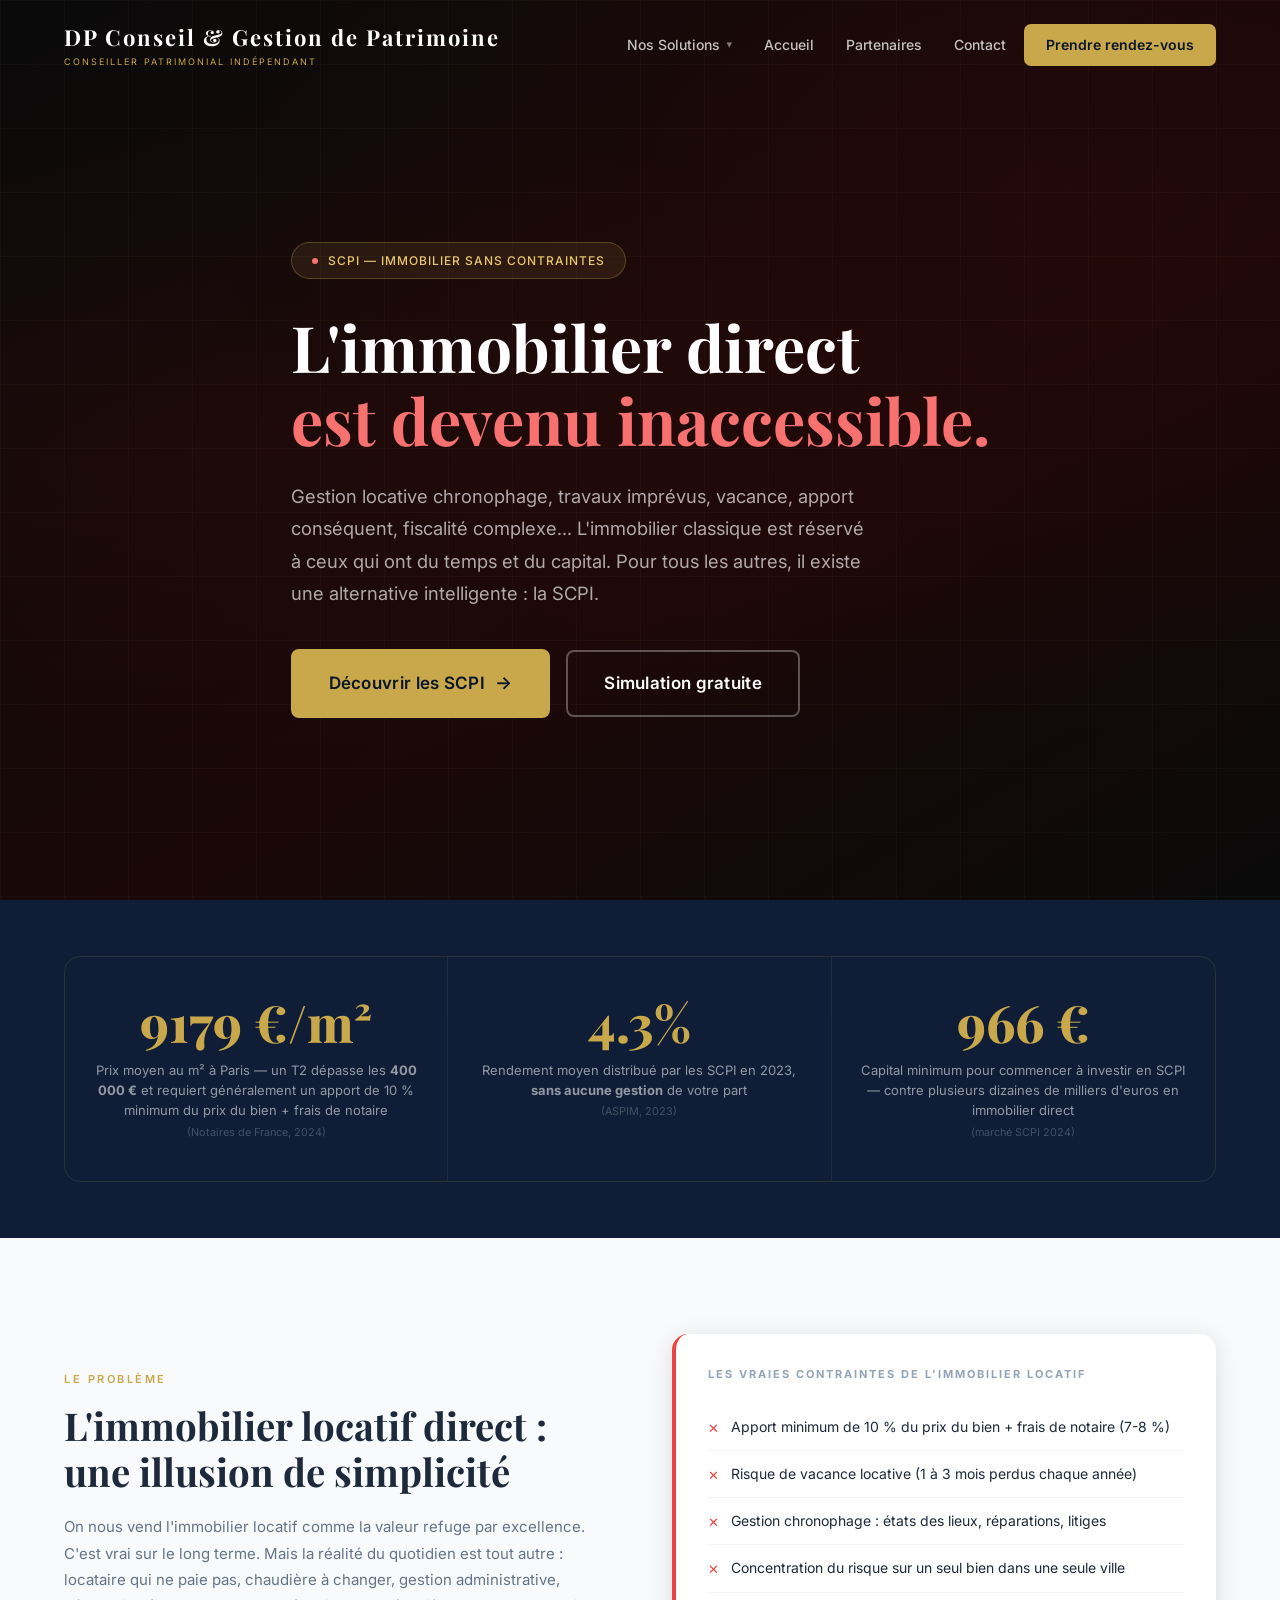
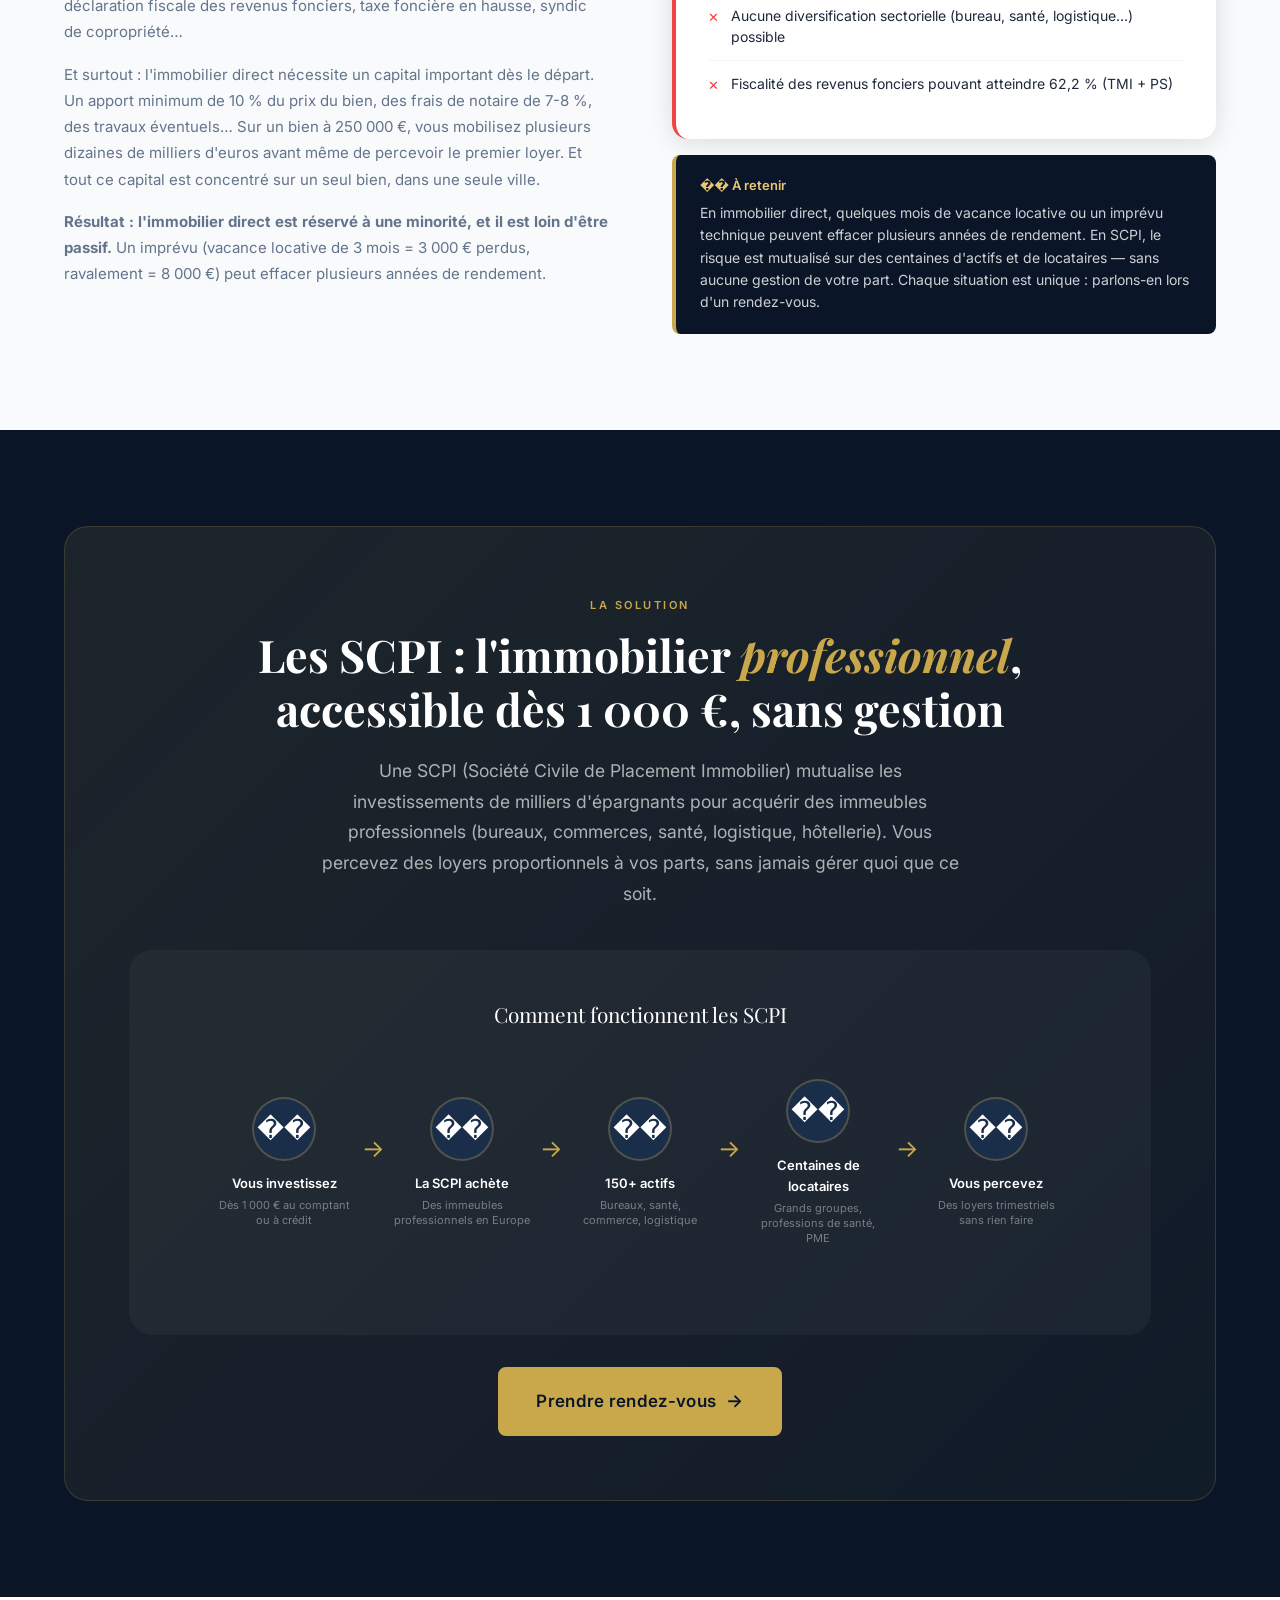
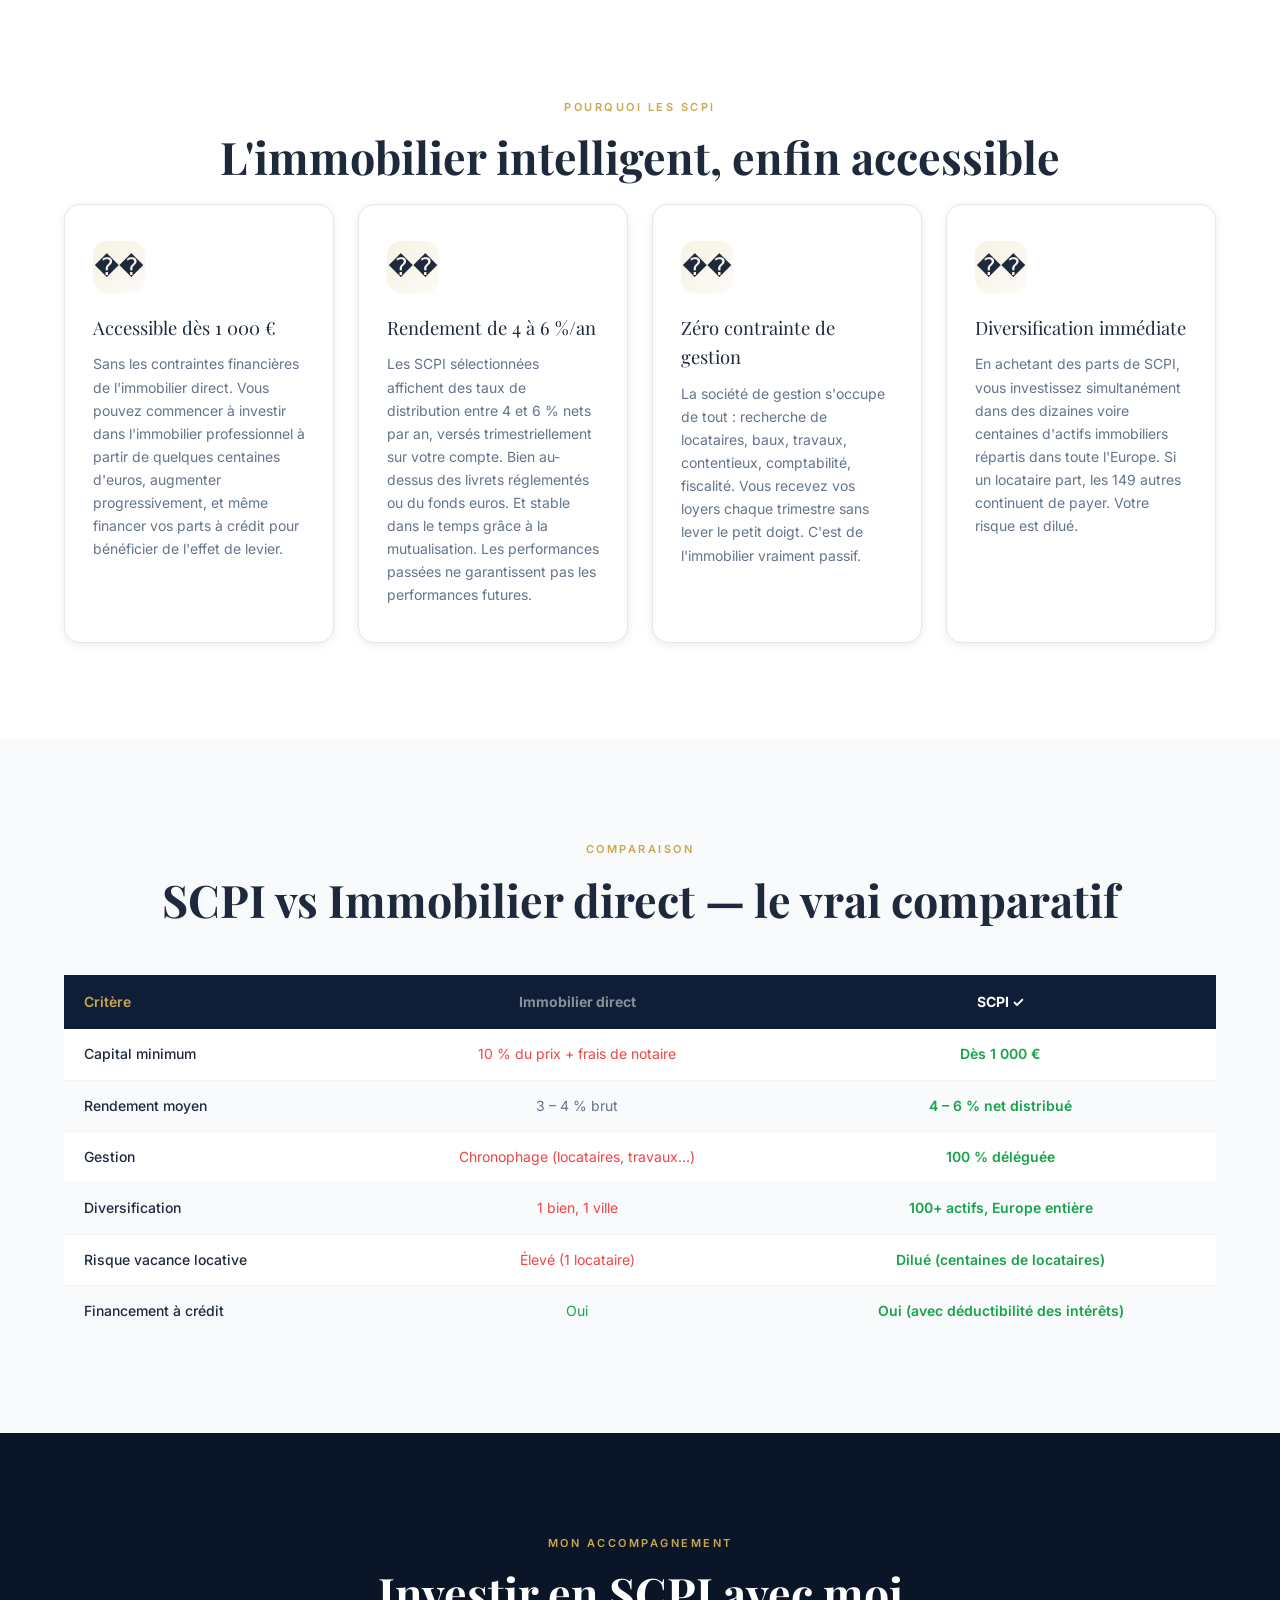
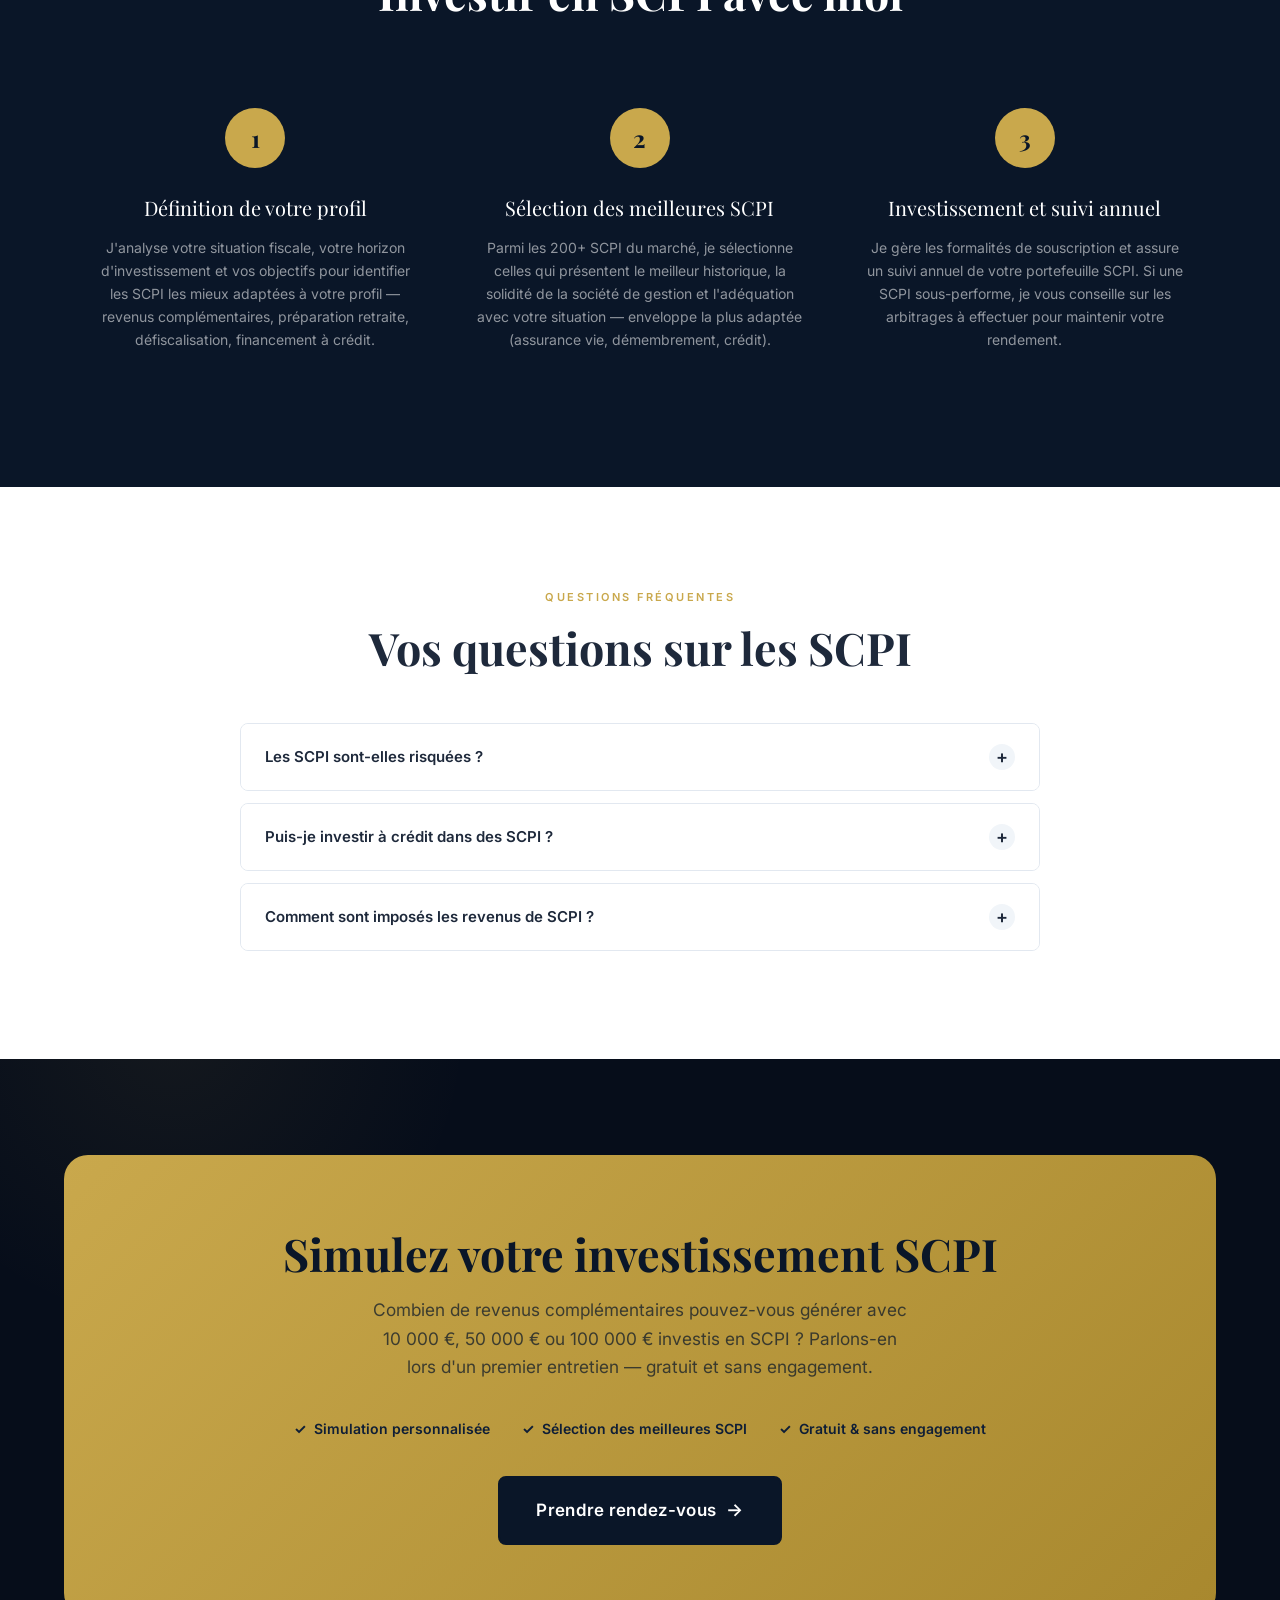
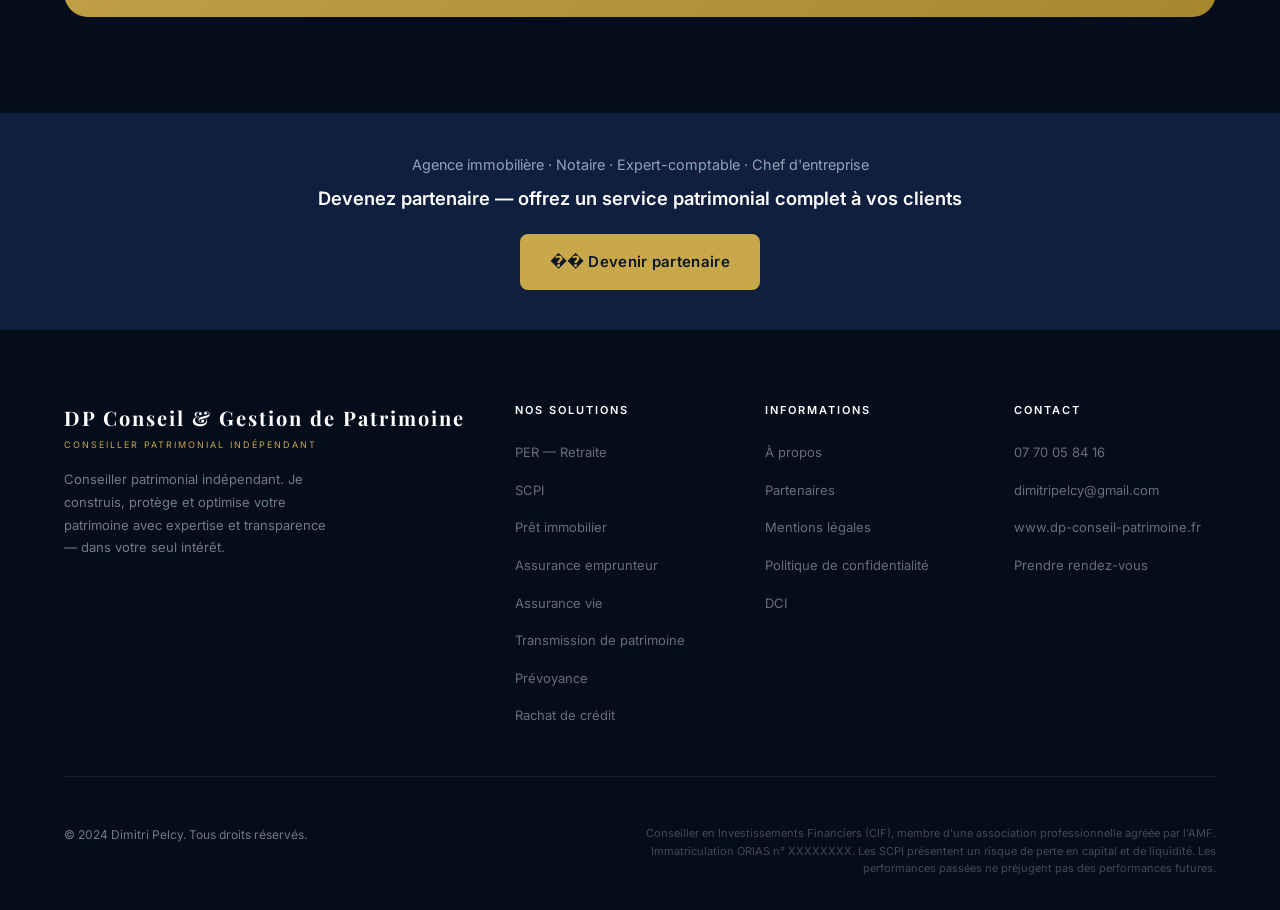
<file: scpi.html>
﻿<!DOCTYPE html>
<html lang="fr">
<head>
  <meta charset="UTF-8" />
  <meta name="viewport" content="width=device-width, initial-scale=1.0" />
  <title>SCPI — L'immobilier accessible sans les contraintes | DP Conseil &amp; Gestion de Patrimoine</title>
  <meta name="description" content="Investissez dans l'immobilier professionnel dès 1 000 €, sans gestion, avec des rendements de 4 à 6%/an. Découvrez les SCPI avec votre conseiller patrimonial indépendant." />
  <link rel="stylesheet" href="css/styles.css" />
  <link rel="stylesheet" href="css/simulators.css" />
</head>
<body>

<nav class="nav" id="nav">
  <div class="container">
    <div class="nav-inner">
      <a href="index.html" class="nav-logo">
        <span class="nav-logo-name">DP Conseil &amp; Gestion de Patrimoine</span>
        <span class="nav-logo-sub">Conseiller Patrimonial Indépendant</span>
      </a>
      <ul class="nav-links" id="nav-links">
        <li class="nav-dropdown">
          <span class="nav-dropdown-toggle">Nos Solutions</span>
          <div class="nav-dropdown-menu">
            <a href="retraite.html">�� PER — Préparer sa retraite</a>
            <a href="scpi.html">�� SCPI — Investissement immobilier</a>
            <a href="pret-immobilier.html">�� Négociation de prêt immobilier</a>
            <a href="assurance-emprunteur.html">�� Renégociation assurance emprunteur</a>
            <a href="assurance-vie.html">�� Assurance vie</a>
            <a href="transmission.html">��️ Transmission de patrimoine</a>
            <a href="prevoyance.html">��️ Prévoyance &amp; protection famille</a>
            <a href="rachat-credit.html">�� Rachat de crédit</a>
          </div>
        </li>
        <li><a href="index.html">Accueil</a></li>
        <li><a href="partenaires.html">Partenaires</a></li>
        <li><a href="index.html#contact">Contact</a></li>
        <li><a href="index.html#contact" class="nav-cta">Prendre rendez-vous</a></li>
      </ul>
      <button class="nav-mobile-toggle" id="nav-toggle" aria-label="Menu" aria-expanded="false">
        <span></span><span></span><span></span>
      </button>
    </div>
  </div>
</nav>

<!-- ══════════════════════ HERO ══════════════════════ -->
<section class="hero hero-problem" style="padding-top:140px;padding-bottom:80px;">
  <div class="hero-bg-grid"></div>
  <div class="hero-bg-glow"></div>
  <div class="container">
    <div class="hero-content">
      <div class="hero-badge">
        <span class="hero-badge-dot" style="background:#F87171;"></span>
        SCPI — Immobilier sans contraintes
      </div>
      <h1>L'immobilier direct<br/><span style="color:#F87171;">est devenu inaccessible.</span></h1>
      <p class="hero-lead">Gestion locative chronophage, travaux imprévus, vacance, apport conséquent, fiscalité complexe… L'immobilier classique est réservé à ceux qui ont du temps et du capital. Pour tous les autres, il existe une alternative intelligente : la SCPI.</p>
      <div class="hero-actions">
        <a href="#solution" class="btn btn-primary btn-lg btn-arrow">Découvrir les SCPI</a>
        <a href="index.html#contact" class="btn btn-outline btn-lg">Simulation gratuite</a>
      </div>
    </div>
  </div>
</section>

<!-- ══════════════════════ STATS ══════════════════════ -->
<div class="stats-strip">
  <div class="container">
    <div class="stats-grid">
      <div class="stat-item">
        <div class="stat-number" data-counter="9500" data-suffix=" €/m²" data-decimals="0">0</div>
        <div class="stat-label">Prix moyen au m² à Paris — un T2 dépasse les <strong>400 000 €</strong> et requiert généralement un apport de 10 % minimum du prix du bien + frais de notaire<br/><small style="opacity:0.4;">(Notaires de France, 2024)</small></div>
      </div>
      <div class="stat-item">
        <div class="stat-number" data-counter="4.5" data-suffix="%" data-decimals="1">0%</div>
        <div class="stat-label">Rendement moyen distribué par les SCPI en 2023, <strong>sans aucune gestion</strong> de votre part<br/><small style="opacity:0.4;">(ASPIM, 2023)</small></div>
      </div>
      <div class="stat-item">
        <div class="stat-number" data-counter="1000" data-suffix=" €" data-decimals="0">0</div>
        <div class="stat-label">Capital minimum pour commencer à investir en SCPI — contre plusieurs dizaines de milliers d'euros en immobilier direct<br/><small style="opacity:0.4;">(marché SCPI 2024)</small></div>
      </div>
    </div>
  </div>
</div>

<!-- ══════════════════════ PROBLÈME ══════════════════════ -->
<section class="section section-light">
  <div class="container">
    <div class="problem-content">
      <div class="problem-text animate-in">
        <span class="section-label">Le problème</span>
        <h3>L'immobilier locatif direct : une illusion de simplicité</h3>
        <p>On nous vend l'immobilier locatif comme la valeur refuge par excellence. C'est vrai sur le long terme. Mais la réalité du quotidien est tout autre : locataire qui ne paie pas, chaudière à changer, gestion administrative, déclaration fiscale des revenus fonciers, taxe foncière en hausse, syndic de copropriété…</p>
        <p>Et surtout : l'immobilier direct nécessite un capital important dès le départ. Un apport minimum de 10 % du prix du bien, des frais de notaire de 7-8 %, des travaux éventuels… Sur un bien à 250 000 €, vous mobilisez plusieurs dizaines de milliers d'euros avant même de percevoir le premier loyer. Et tout ce capital est concentré sur un seul bien, dans une seule ville.</p>
        <p><strong>Résultat : l'immobilier direct est réservé à une minorité, et il est loin d'être passif.</strong> Un imprévu (vacance locative de 3 mois = 3 000 € perdus, ravalement = 8 000 €) peut effacer plusieurs années de rendement.</p>
      </div>
      <div class="animate-in delay-2">
        <div class="problem-card">
          <div class="problem-card-title">Les vraies contraintes de l'immobilier locatif</div>
          <ul class="problem-list">
            <li>Apport minimum de 10 % du prix du bien + frais de notaire (7-8 %)</li>
            <li>Risque de vacance locative (1 à 3 mois perdus chaque année)</li>
            <li>Gestion chronophage : états des lieux, réparations, litiges</li>
            <li>Concentration du risque sur un seul bien dans une seule ville</li>
            <li>Aucune diversification sectorielle (bureau, santé, logistique…) possible</li>
            <li>Fiscalité des revenus fonciers pouvant atteindre 62,2 % (TMI + PS)</li>
          </ul>
        </div>
        <div style="margin-top:16px;background:var(--navy-800);border-radius:var(--radius-sm);padding:20px 24px;border-left:4px solid var(--gold-500);">
          <div style="font-size:13px;color:var(--gold-400);font-weight:600;margin-bottom:6px;">�� À retenir</div>
          <div style="font-size:14px;color:rgba(255,255,255,0.8);line-height:1.6;">En immobilier direct, quelques mois de vacance locative ou un imprévu technique peuvent effacer plusieurs années de rendement. En SCPI, le risque est mutualisé sur des centaines d'actifs et de locataires — sans aucune gestion de votre part. Chaque situation est unique : parlons-en lors d'un rendez-vous.</div>
        </div>
      </div>
    </div>
  </div>
</section>

<!-- ══════════════════════ SOLUTION ══════════════════════ -->
<section class="section section-dark" id="solution">
  <div class="container">
    <div class="solution-banner animate-in">
      <span class="section-label">La solution</span>
      <h2>Les SCPI : l'immobilier <em class="text-gold">professionnel</em>,<br/>accessible dès 1 000 €, sans gestion</h2>
      <p>Une SCPI (Société Civile de Placement Immobilier) mutualise les investissements de milliers d'épargnants pour acquérir des immeubles professionnels (bureaux, commerces, santé, logistique, hôtellerie). Vous percevez des loyers proportionnels à vos parts, sans jamais gérer quoi que ce soit.</p>

      <!-- Flow schema SCPI -->
      <div class="schema-section" style="background:rgba(255,255,255,0.04);margin-top:40px;">
        <div class="schema-section-title" style="color:var(--white);">Comment fonctionnent les SCPI</div>
        <div class="flow-schema">
          <div class="flow-step">
            <div class="flow-icon">��</div>
            <div class="flow-step-title">Vous investissez</div>
            <div class="flow-step-sub">Dès 1 000 € au comptant ou à crédit</div>
          </div>
          <div class="flow-arrow">→</div>
          <div class="flow-step">
            <div class="flow-icon">��</div>
            <div class="flow-step-title">La SCPI achète</div>
            <div class="flow-step-sub">Des immeubles professionnels en Europe</div>
          </div>
          <div class="flow-arrow">→</div>
          <div class="flow-step">
            <div class="flow-icon">��️</div>
            <div class="flow-step-title">150+ actifs</div>
            <div class="flow-step-sub">Bureaux, santé, commerce, logistique</div>
          </div>
          <div class="flow-arrow">→</div>
          <div class="flow-step">
            <div class="flow-icon">��</div>
            <div class="flow-step-title">Centaines de locataires</div>
            <div class="flow-step-sub">Grands groupes, professions de santé, PME</div>
          </div>
          <div class="flow-arrow">→</div>
          <div class="flow-step">
            <div class="flow-icon">��</div>
            <div class="flow-step-title">Vous percevez</div>
            <div class="flow-step-sub">Des loyers trimestriels sans rien faire</div>
          </div>
        </div>
      </div>

      <div style="margin-top:32px;text-align:center;">
        <a href="index.html#contact" class="btn btn-primary btn-lg btn-arrow">Prendre rendez-vous</a>
      </div>
    </div>
  </div>
</section>

<!-- ══════════════════════ AVANTAGES ══════════════════════ -->
<section class="section">
  <div class="container">
    <div class="text-center">
      <span class="section-label">Pourquoi les SCPI</span>
      <h2 class="section-title animate-in">L'immobilier intelligent, enfin accessible</h2>
    </div>
    <div class="benefits-grid">
      <div class="benefit-card animate-in">
        <div class="benefit-icon">��</div>
        <div class="benefit-title">Accessible dès 1 000 €</div>
        <p class="benefit-text">Sans les contraintes financières de l'immobilier direct. Vous pouvez commencer à investir dans l'immobilier professionnel à partir de quelques centaines d'euros, augmenter progressivement, et même financer vos parts à crédit pour bénéficier de l'effet de levier.</p>
      </div>
      <div class="benefit-card animate-in delay-1">
        <div class="benefit-icon">��</div>
        <div class="benefit-title">Rendement de 4 à 6 %/an</div>
        <p class="benefit-text">Les SCPI sélectionnées affichent des taux de distribution entre 4 et 6 % nets par an, versés trimestriellement sur votre compte. Bien au-dessus des livrets réglementés ou du fonds euros. Et stable dans le temps grâce à la mutualisation. Les performances passées ne garantissent pas les performances futures.</p>
      </div>
      <div class="benefit-card animate-in delay-2">
        <div class="benefit-icon">��</div>
        <div class="benefit-title">Zéro contrainte de gestion</div>
        <p class="benefit-text">La société de gestion s'occupe de tout : recherche de locataires, baux, travaux, contentieux, comptabilité, fiscalité. Vous recevez vos loyers chaque trimestre sans lever le petit doigt. C'est de l'immobilier vraiment passif.</p>
      </div>
      <div class="benefit-card animate-in delay-3">
        <div class="benefit-icon">��</div>
        <div class="benefit-title">Diversification immédiate</div>
        <p class="benefit-text">En achetant des parts de SCPI, vous investissez simultanément dans des dizaines voire centaines d'actifs immobiliers répartis dans toute l'Europe. Si un locataire part, les 149 autres continuent de payer. Votre risque est dilué.</p>
      </div>
    </div>
  </div>
</section>


<!-- ══════════════════════ COMPARAISON TABLE ══════════════════════ -->
<section class="section section-light">
  <div class="container">
    <div class="text-center" style="margin-bottom:48px;">
      <span class="section-label">Comparaison</span>
      <h2 class="section-title animate-in">SCPI vs Immobilier direct — le vrai comparatif</h2>
    </div>
    <div style="overflow-x:auto;">
      <table style="width:100%;border-collapse:collapse;font-size:14px;">
        <thead>
          <tr style="background:var(--navy-700);">
            <th style="padding:16px 20px;text-align:left;color:var(--gold-500);font-weight:600;">Critère</th>
            <th style="padding:16px 20px;text-align:center;color:rgba(255,255,255,0.5);">Immobilier direct</th>
            <th style="padding:16px 20px;text-align:center;color:var(--white);">SCPI ✓</th>
          </tr>
        </thead>
        <tbody>
          <tr style="background:var(--white);border-bottom:1px solid var(--gray-100);">
            <td style="padding:14px 20px;color:var(--gray-800);font-weight:500;">Capital minimum</td>
            <td style="padding:14px 20px;text-align:center;color:#EF4444;">10 % du prix + frais de notaire</td>
            <td style="padding:14px 20px;text-align:center;color:#16A34A;font-weight:600;">Dès 1 000 €</td>
          </tr>
          <tr style="background:var(--gray-50);border-bottom:1px solid var(--gray-100);">
            <td style="padding:14px 20px;color:var(--gray-800);font-weight:500;">Rendement moyen</td>
            <td style="padding:14px 20px;text-align:center;color:var(--gray-600);">3 – 4 % brut</td>
            <td style="padding:14px 20px;text-align:center;color:#16A34A;font-weight:600;">4 – 6 % net distribué</td>
          </tr>
          <tr style="background:var(--white);border-bottom:1px solid var(--gray-100);">
            <td style="padding:14px 20px;color:var(--gray-800);font-weight:500;">Gestion</td>
            <td style="padding:14px 20px;text-align:center;color:#EF4444;">Chronophage (locataires, travaux…)</td>
            <td style="padding:14px 20px;text-align:center;color:#16A34A;font-weight:600;">100 % déléguée</td>
          </tr>
          <tr style="background:var(--gray-50);border-bottom:1px solid var(--gray-100);">
            <td style="padding:14px 20px;color:var(--gray-800);font-weight:500;">Diversification</td>
            <td style="padding:14px 20px;text-align:center;color:#EF4444;">1 bien, 1 ville</td>
            <td style="padding:14px 20px;text-align:center;color:#16A34A;font-weight:600;">100+ actifs, Europe entière</td>
          </tr>
          <tr style="background:var(--white);border-bottom:1px solid var(--gray-100);">
            <td style="padding:14px 20px;color:var(--gray-800);font-weight:500;">Risque vacance locative</td>
            <td style="padding:14px 20px;text-align:center;color:#EF4444;">Élevé (1 locataire)</td>
            <td style="padding:14px 20px;text-align:center;color:#16A34A;font-weight:600;">Dilué (centaines de locataires)</td>
          </tr>
          <tr style="background:var(--gray-50);">
            <td style="padding:14px 20px;color:var(--gray-800);font-weight:500;">Financement à crédit</td>
            <td style="padding:14px 20px;text-align:center;color:#16A34A;">Oui</td>
            <td style="padding:14px 20px;text-align:center;color:#16A34A;font-weight:600;">Oui (avec déductibilité des intérêts)</td>
          </tr>
        </tbody>
      </table>
    </div>
  </div>
</section>

<!-- ══════════════════════ PROCESS ══════════════════════ -->
<section class="section section-dark">
  <div class="container">
    <div class="text-center" style="margin-bottom:48px;">
      <span class="section-label">Mon accompagnement</span>
      <h2 class="section-title" style="color:var(--white);">Investir en SCPI avec moi</h2>
    </div>
    <div class="process-grid">
      <div class="process-step animate-in">
        <div class="step-number">1</div>
        <div class="step-title">Définition de votre profil</div>
        <p class="step-text">J'analyse votre situation fiscale, votre horizon d'investissement et vos objectifs pour identifier les SCPI les mieux adaptées à votre profil — revenus complémentaires, préparation retraite, défiscalisation, financement à crédit.</p>
      </div>
      <div class="process-step animate-in delay-1">
        <div class="step-number">2</div>
        <div class="step-title">Sélection des meilleures SCPI</div>
        <p class="step-text">Parmi les 200+ SCPI du marché, je sélectionne celles qui présentent le meilleur historique, la solidité de la société de gestion et l'adéquation avec votre situation — enveloppe la plus adaptée (assurance vie, démembrement, crédit).</p>
      </div>
      <div class="process-step animate-in delay-2">
        <div class="step-number">3</div>
        <div class="step-title">Investissement et suivi annuel</div>
        <p class="step-text">Je gère les formalités de souscription et assure un suivi annuel de votre portefeuille SCPI. Si une SCPI sous-performe, je vous conseille sur les arbitrages à effectuer pour maintenir votre rendement.</p>
      </div>
    </div>
  </div>
</section>

<!-- ══════════════════════ FAQ ══════════════════════ -->
<section class="section">
  <div class="container">
    <div class="text-center" style="margin-bottom:48px;">
      <span class="section-label">Questions fréquentes</span>
      <h2 class="section-title animate-in">Vos questions sur les SCPI</h2>
    </div>
    <div class="faq-list">
      <div class="faq-item">
        <button class="faq-question">Les SCPI sont-elles risquées ?<span class="faq-icon">+</span></button>
        <div class="faq-answer"><p>Comme tout investissement immobilier, les SCPI présentent des risques : risque de perte en capital, risque de baisse des rendements, risque de liquidité (les parts ne sont pas aussi liquides qu'une action). Cependant, la mutualisation sur des centaines d'actifs et de locataires réduit considérablement le risque par rapport à un bien en direct. Il est recommandé d'investir avec un horizon de 8 à 10 ans minimum. Je vous présente uniquement des SCPI gérées par des sociétés de gestion avec un historique solide.</p></div>
      </div>
      <div class="faq-item">
        <button class="faq-question">Puis-je investir à crédit dans des SCPI ?<span class="faq-icon">+</span></button>
        <div class="faq-answer"><p>Oui, et c'est même souvent recommandé si vous êtes imposé dans les tranches élevées. Investir à crédit dans des SCPI permet de bénéficier de l'effet de levier : les loyers perçus remboursent une partie du crédit, et les intérêts d'emprunt sont déductibles des revenus fonciers. Certaines personnes investissent même en SCPI "à crédit total", où les loyers couvrent entièrement les mensualités. Je vous accompagne dans la structuration d'un investissement SCPI à crédit optimisé fiscalement.</p></div>
      </div>
      <div class="faq-item">
        <button class="faq-question">Comment sont imposés les revenus de SCPI ?<span class="faq-icon">+</span></button>
        <div class="faq-answer"><p>Les revenus de SCPI françaises sont imposés comme des revenus fonciers : ils s'ajoutent à vos revenus et sont soumis à votre TMI + 17,2 % de prélèvements sociaux. Pour optimiser la fiscalité, plusieurs solutions existent : investir via une assurance vie (flat tax 30 %), opter pour des SCPI européennes (revenus de source étrangère souvent mieux traités grâce aux conventions fiscales), financer à crédit (déduction des intérêts), ou démembrer les parts. J'optimise systématiquement l'enveloppe de détention selon votre situation.</p></div>
      </div>
    </div>
  </div>
</section>

<!-- ══════════════════════ CTA ══════════════════════ -->
<section class="cta-section">
  <div class="container">
    <div class="cta-box">
      <h2>Simulez votre investissement SCPI</h2>
      <p>Combien de revenus complémentaires pouvez-vous générer avec 10 000 €, 50 000 € ou 100 000 € investis en SCPI ? Parlons-en lors d'un premier entretien — gratuit et sans engagement.</p>
      <div class="cta-features">
        <span class="cta-feature">Simulation personnalisée</span>
        <span class="cta-feature">Sélection des meilleures SCPI</span>
        <span class="cta-feature">Gratuit &amp; sans engagement</span>
      </div>
      <a href="index.html#contact" class="btn btn-dark btn-lg btn-arrow">Prendre rendez-vous</a>
    </div>
  </div>
</section>

<!-- ── DEVENIR PARTENAIRE ── -->
<div style="background:#0f1f3d;padding:2.5rem 0;text-align:center;">
  <div class="container">
    <p style="color:#94a3b8;margin:0 0 0.5rem;font-size:0.9rem;">Agence immobilière · Notaire · Expert-comptable · Chef d'entreprise</p>
    <p style="color:#fff;font-size:1.15rem;font-weight:600;margin:0 0 1.25rem;">Devenez partenaire — offrez un service patrimonial complet à vos clients</p>
    <a href="partenaires.html" class="btn btn-primary">�� Devenir partenaire</a>
  </div>
</div>

<!-- ══════════════════════ FOOTER ══════════════════════ -->
<footer class="footer">
  <div class="container">
    <div class="footer-top">
      <div>
        <div class="footer-brand-name">DP Conseil &amp; Gestion de Patrimoine</div>
        <div class="footer-brand-sub">Conseiller Patrimonial Indépendant</div>
        <p class="footer-brand-desc">Conseiller patrimonial indépendant. Je construis, protège et optimise votre patrimoine avec expertise et transparence — dans votre seul intérêt.</p>
      </div>
      <div>
        <div class="footer-col-title">Nos Solutions</div>
        <ul class="footer-links">
          <li><a href="retraite.html">PER — Retraite</a></li>
          <li><a href="scpi.html">SCPI</a></li>
          <li><a href="pret-immobilier.html">Prêt immobilier</a></li>
          <li><a href="assurance-emprunteur.html">Assurance emprunteur</a></li>
          <li><a href="assurance-vie.html">Assurance vie</a></li>
          <li><a href="transmission.html">Transmission de patrimoine</a></li>
          <li><a href="prevoyance.html">Prévoyance</a></li>
          <li><a href="rachat-credit.html">Rachat de crédit</a></li>
        </ul>
      </div>
      <div>
        <div class="footer-col-title">Informations</div>
        <ul class="footer-links">
          <li><a href="index.html#apropos">À propos</a></li>
          <li><a href="partenaires.html">Partenaires</a></li>
          <li><a href="mentions-legales.html">Mentions légales</a></li>
          <li><a href="politique-confidentialite.html">Politique de confidentialité</a></li>
          <li><a href="dci.html">DCI</a></li>
        </ul>
      </div>
      <div>
        <div class="footer-col-title">Contact</div>
        <ul class="footer-links">
          <li><a href="tel:0770058416">07 70 05 84 16</a></li>
          <li><a href="mailto:dimitripelcy@gmail.com">dimitripelcy@gmail.com</a></li>
          <li><a href="https://www.dp-conseil-patrimoine.fr">www.dp-conseil-patrimoine.fr</a></li>
          <li><a href="index.html#contact">Prendre rendez-vous</a></li>
        </ul>
      </div>
    </div>
    <div class="footer-bottom">
      <p class="footer-copy">© 2024 Dimitri Pelcy. Tous droits réservés.</p>
      <p class="footer-legal">Conseiller en Investissements Financiers (CIF), membre d'une association professionnelle agréée par l'AMF. Immatriculation ORIAS n° XXXXXXXX. Les SCPI présentent un risque de perte en capital et de liquidité. Les performances passées ne préjugent pas des performances futures.</p>
    </div>
  </div>
</footer>

<script src="js/main.js"></script>
<script src="js/simulators.js"></script>
</body>
</html>
</file>
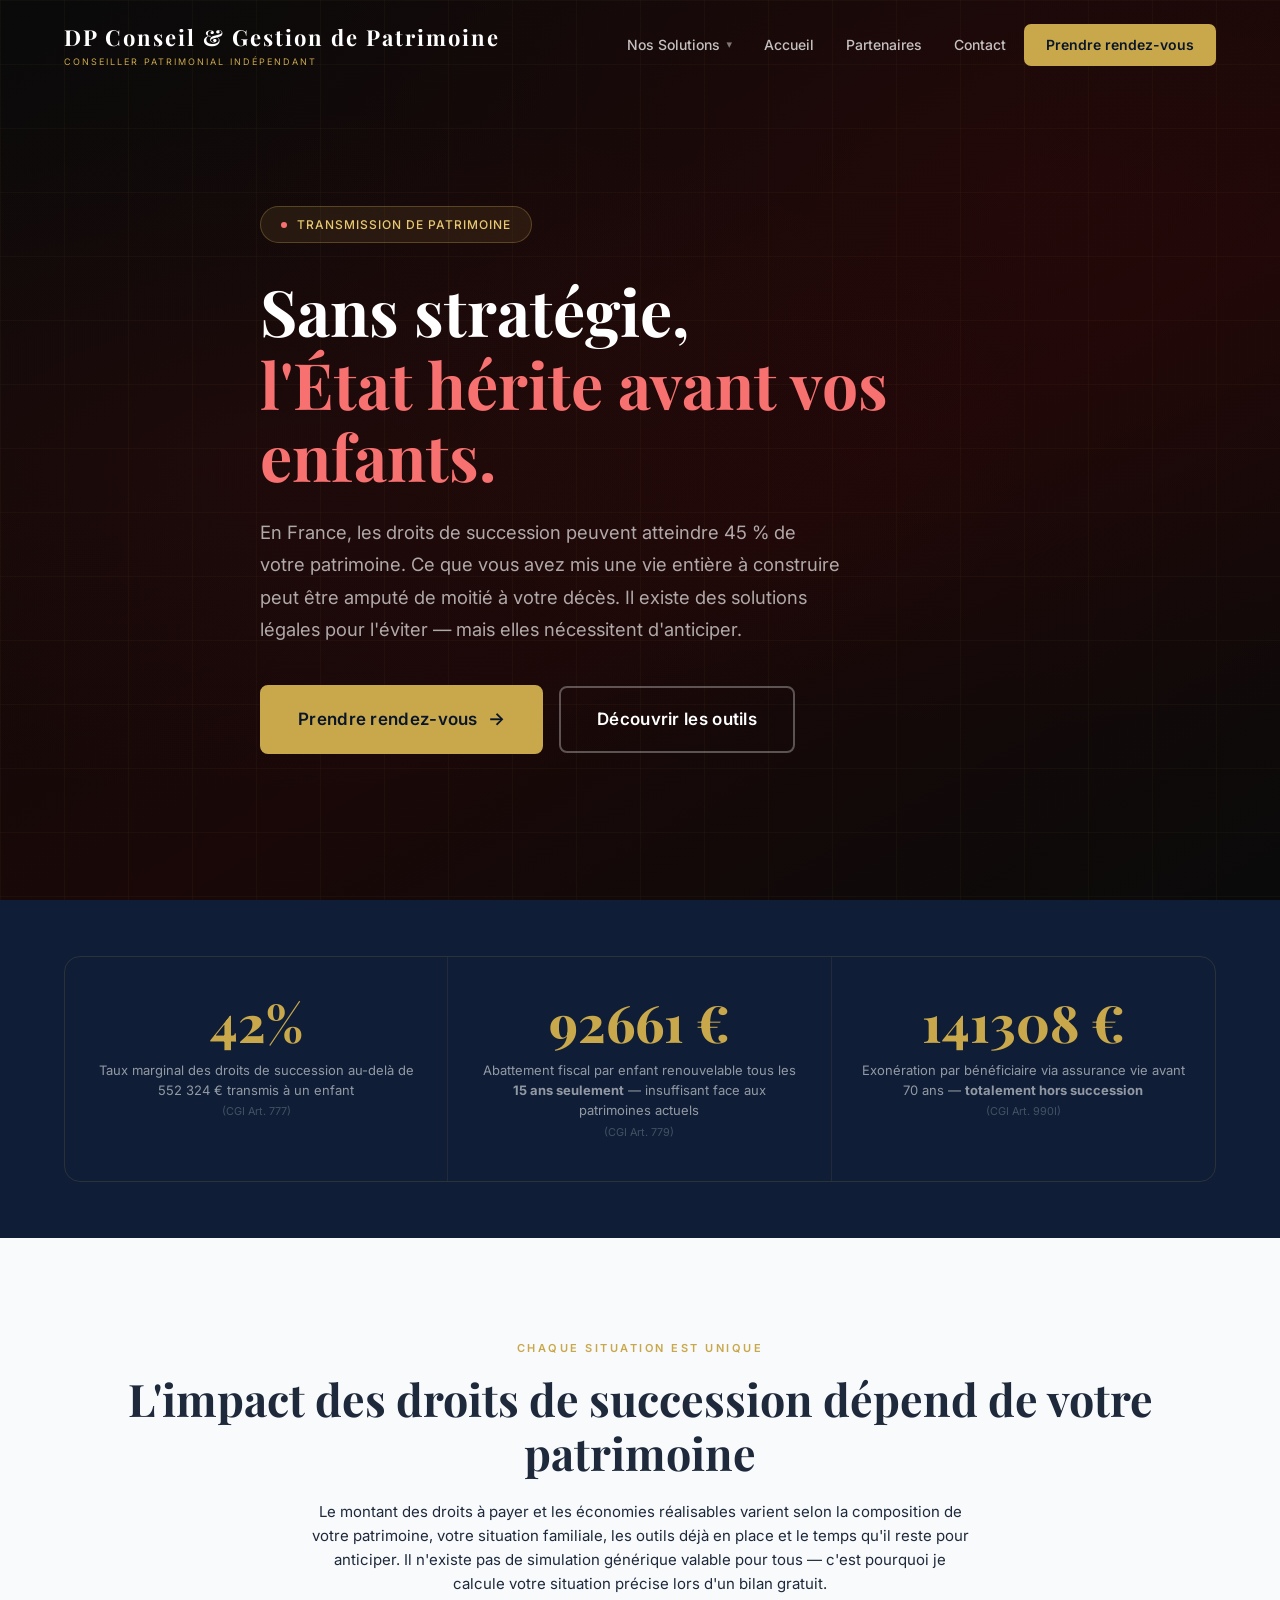
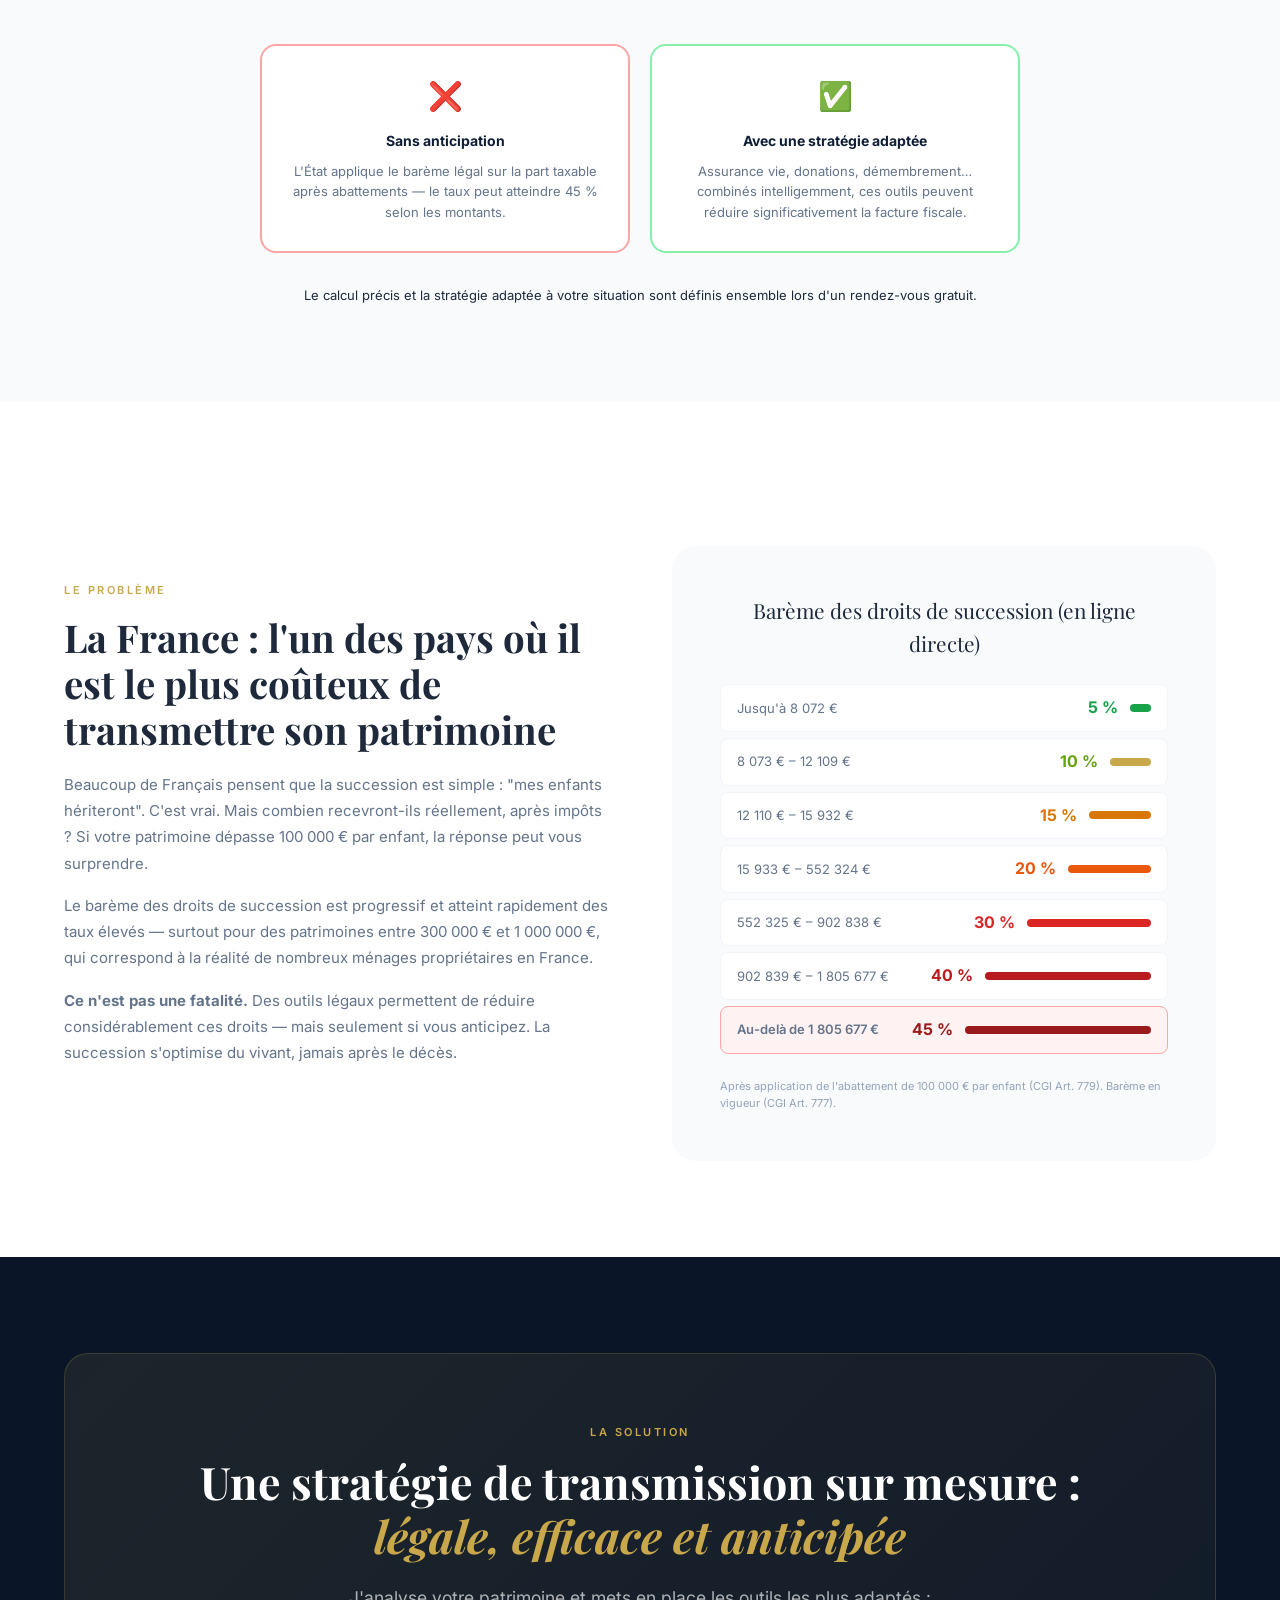
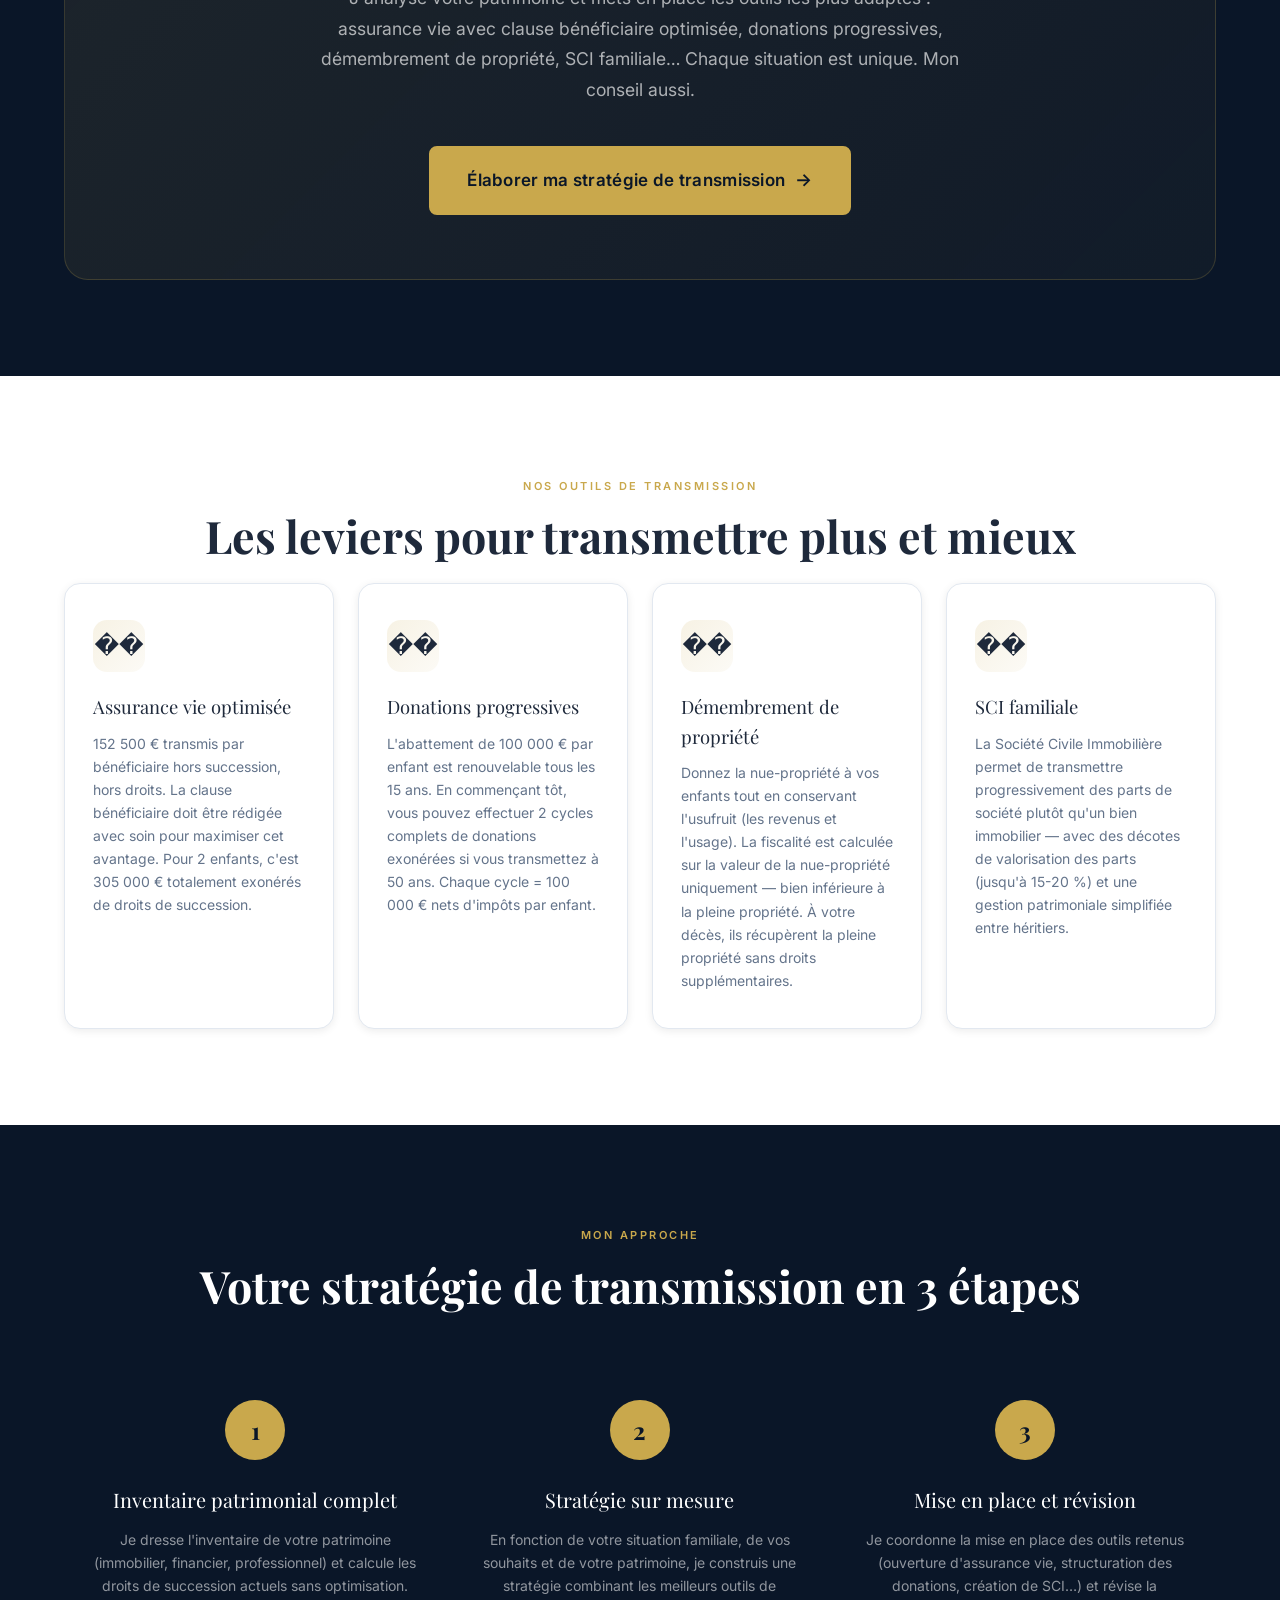
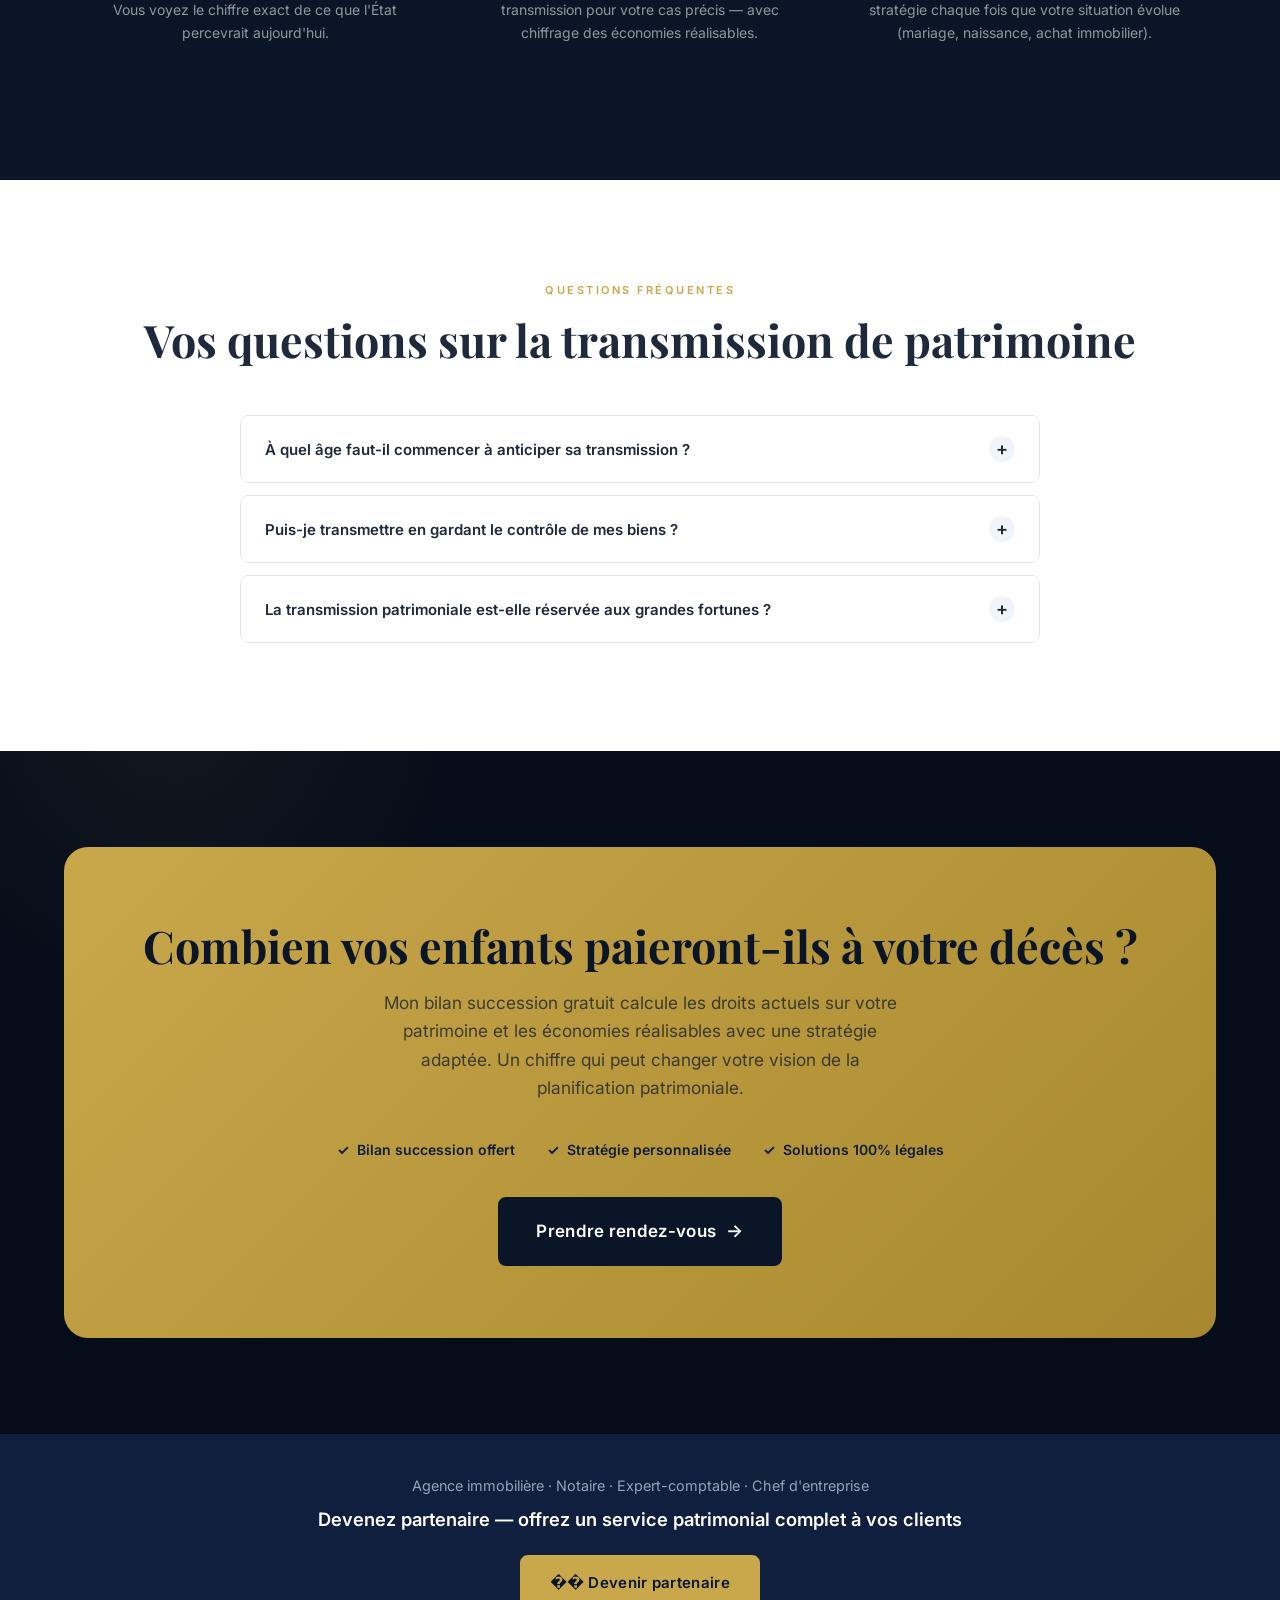
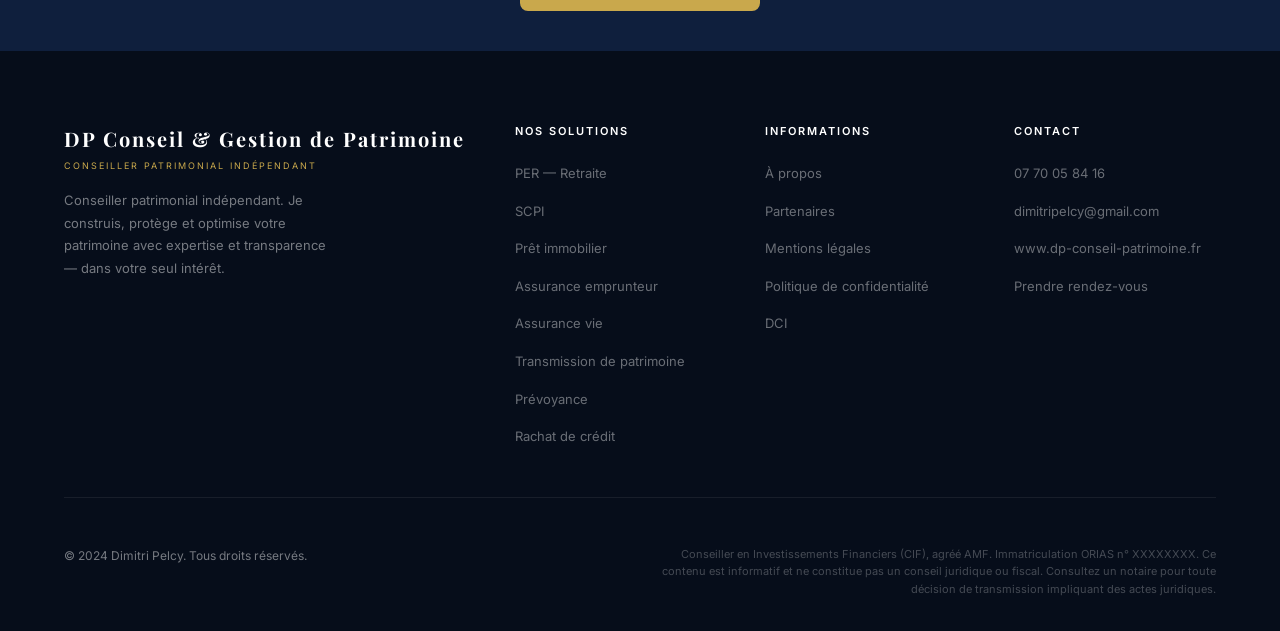
<file: transmission.html>
﻿<!DOCTYPE html>
<html lang="fr">
<head>
  <meta charset="UTF-8" />
  <meta name="viewport" content="width=device-width, initial-scale=1.0" />
  <title>Transmission de patrimoine — L'État hérite avant vos enfants | DP Conseil &amp; Gestion de Patrimoine</title>
  <meta name="description" content="Sans stratégie de transmission, vos héritiers peuvent perdre jusqu'à 45% de votre patrimoine en droits de succession. Anticipez avec votre conseiller patrimonial indépendant." />
  <link rel="stylesheet" href="css/styles.css" />
  <link rel="stylesheet" href="css/simulators.css" />
</head>
<body>

<nav class="nav" id="nav">
  <div class="container">
    <div class="nav-inner">
      <a href="index.html" class="nav-logo">
        <span class="nav-logo-name">DP Conseil &amp; Gestion de Patrimoine</span>
        <span class="nav-logo-sub">Conseiller Patrimonial Indépendant</span>
      </a>
      <ul class="nav-links" id="nav-links">
        <li class="nav-dropdown">
          <span class="nav-dropdown-toggle">Nos Solutions</span>
          <div class="nav-dropdown-menu">
            <a href="retraite.html">�� PER — Préparer sa retraite</a>
            <a href="scpi.html">�� SCPI — Investissement immobilier</a>
            <a href="pret-immobilier.html">�� Négociation de prêt immobilier</a>
            <a href="assurance-emprunteur.html">�� Renégociation assurance emprunteur</a>
            <a href="assurance-vie.html">�� Assurance vie</a>
            <a href="transmission.html">��️ Transmission de patrimoine</a>
            <a href="prevoyance.html">��️ Prévoyance &amp; protection famille</a>
            <a href="rachat-credit.html">�� Rachat de crédit</a>
          </div>
        </li>
        <li><a href="index.html">Accueil</a></li>
        <li><a href="partenaires.html">Partenaires</a></li>
        <li><a href="index.html#contact">Contact</a></li>
        <li><a href="index.html#contact" class="nav-cta">Prendre rendez-vous</a></li>
      </ul>
      <button class="nav-mobile-toggle" id="nav-toggle" aria-label="Menu" aria-expanded="false">
        <span></span><span></span><span></span>
      </button>
    </div>
  </div>
</nav>

<!-- ══════════════════════ HERO ══════════════════════ -->
<section class="hero hero-problem" style="padding-top:140px;padding-bottom:80px;">
  <div class="hero-bg-grid"></div>
  <div class="hero-bg-glow"></div>
  <div class="container">
    <div class="hero-content">
      <div class="hero-badge">
        <span class="hero-badge-dot" style="background:#F87171;"></span>
        Transmission de patrimoine
      </div>
      <h1>Sans stratégie,<br/><span style="color:#F87171;">l'État hérite avant vos enfants.</span></h1>
      <p class="hero-lead">En France, les droits de succession peuvent atteindre 45 % de votre patrimoine. Ce que vous avez mis une vie entière à construire peut être amputé de moitié à votre décès. Il existe des solutions légales pour l'éviter — mais elles nécessitent d'anticiper.</p>
      <div class="hero-actions">
        <a href="index.html#contact" class="btn btn-primary btn-lg btn-arrow">Prendre rendez-vous</a>
        <a href="#solution" class="btn btn-outline btn-lg">Découvrir les outils</a>
      </div>
    </div>
  </div>
</section>

<!-- ══════════════════════ STATS ══════════════════════ -->
<div class="stats-strip">
  <div class="container">
    <div class="stats-grid">
      <div class="stat-item">
        <div class="stat-number" data-counter="45" data-suffix="%" data-decimals="0">0%</div>
        <div class="stat-label">Taux marginal des droits de succession au-delà de 552 324 € transmis à un enfant<br/><small style="opacity:0.4;">(CGI Art. 777)</small></div>
      </div>
      <div class="stat-item">
        <div class="stat-number" data-counter="100000" data-suffix=" €" data-decimals="0">0</div>
        <div class="stat-label">Abattement fiscal par enfant renouvelable tous les <strong>15 ans seulement</strong> — insuffisant face aux patrimoines actuels<br/><small style="opacity:0.4;">(CGI Art. 779)</small></div>
      </div>
      <div class="stat-item">
        <div class="stat-number" data-counter="152500" data-suffix=" €" data-decimals="0">0</div>
        <div class="stat-label">Exonération par bénéficiaire via assurance vie avant 70 ans — <strong>totalement hors succession</strong><br/><small style="opacity:0.4;">(CGI Art. 990I)</small></div>
      </div>
    </div>
  </div>
</div>

<!-- ══════════════════════ ANTICIPATION ══════════════════════ -->
<section class="section section-light" id="avant-apres">
  <div class="container">
    <div class="text-center" style="margin-bottom:48px;">
      <span class="section-label">Chaque situation est unique</span>
      <h2 class="section-title animate-in">L'impact des droits de succession dépend de votre patrimoine</h2>
      <p style="color:var(--gray-500);max-width:660px;margin:0 auto;font-size:15px;">Le montant des droits à payer et les économies réalisables varient selon la composition de votre patrimoine, votre situation familiale, les outils déjà en place et le temps qu'il reste pour anticiper. Il n'existe pas de simulation générique valable pour tous — c'est pourquoi je calcule votre situation précise lors d'un bilan gratuit.</p>
    </div>
    <div style="display:grid;grid-template-columns:repeat(auto-fit,minmax(220px,1fr));gap:20px;max-width:760px;margin:0 auto;" class="animate-in">
      <div style="background:var(--white);border-radius:var(--radius);padding:28px;border:2px solid #FCA5A5;text-align:center;">
        <div style="font-size:28px;margin-bottom:12px;">❌</div>
        <div style="font-size:14px;font-weight:700;color:var(--navy-700);margin-bottom:8px;">Sans anticipation</div>
        <div style="font-size:13px;color:var(--gray-600);line-height:1.6;">L'État applique le barème légal sur la part taxable après abattements — le taux peut atteindre 45 % selon les montants.</div>
      </div>
      <div style="background:var(--white);border-radius:var(--radius);padding:28px;border:2px solid #86EFAC;text-align:center;">
        <div style="font-size:28px;margin-bottom:12px;">✅</div>
        <div style="font-size:14px;font-weight:700;color:var(--navy-700);margin-bottom:8px;">Avec une stratégie adaptée</div>
        <div style="font-size:13px;color:var(--gray-600);line-height:1.6;">Assurance vie, donations, démembrement… combinés intelligemment, ces outils peuvent réduire significativement la facture fiscale.</div>
      </div>
    </div>
    <p style="text-align:center;margin-top:32px;font-size:13px;color:var(--gray-500);">Le calcul précis et la stratégie adaptée à votre situation sont définis ensemble lors d'un rendez-vous gratuit.</p>
  </div>
</section>

<!-- ══════════════════════ BARÈME SUCCESSION ══════════════════════ -->
<section class="section">
  <div class="container">
    <div class="problem-content">
      <div class="problem-text animate-in">
        <span class="section-label">Le problème</span>
        <h3>La France : l'un des pays où il est le plus coûteux de transmettre son patrimoine</h3>
        <p>Beaucoup de Français pensent que la succession est simple : "mes enfants hériteront". C'est vrai. Mais combien recevront-ils réellement, après impôts ? Si votre patrimoine dépasse 100 000 € par enfant, la réponse peut vous surprendre.</p>
        <p>Le barème des droits de succession est progressif et atteint rapidement des taux élevés — surtout pour des patrimoines entre 300 000 € et 1 000 000 €, qui correspond à la réalité de nombreux ménages propriétaires en France.</p>
        <p><strong>Ce n'est pas une fatalité.</strong> Des outils légaux permettent de réduire considérablement ces droits — mais seulement si vous anticipez. La succession s'optimise du vivant, jamais après le décès.</p>
      </div>
      <div class="animate-in delay-2">
        <div class="schema-section" style="background:var(--gray-50);">
          <div class="schema-section-title">Barème des droits de succession (en ligne directe)</div>
          <div class="bracket-list">
            <div class="bracket-row">
              <span class="bracket-range">Jusqu'à 8 072 €</span>
              <span class="bracket-rate" style="color:#16A34A;">5 %</span>
              <div class="bracket-bar-mini" style="width:5%;background:#16A34A;"></div>
            </div>
            <div class="bracket-row">
              <span class="bracket-range">8 073 € – 12 109 €</span>
              <span class="bracket-rate" style="color:#65A30D;">10 %</span>
              <div class="bracket-bar-mini" style="width:10%;"></div>
            </div>
            <div class="bracket-row">
              <span class="bracket-range">12 110 € – 15 932 €</span>
              <span class="bracket-rate" style="color:#D97706;">15 %</span>
              <div class="bracket-bar-mini" style="width:15%;background:#D97706;"></div>
            </div>
            <div class="bracket-row">
              <span class="bracket-range">15 933 € – 552 324 €</span>
              <span class="bracket-rate" style="color:#EA580C;">20 %</span>
              <div class="bracket-bar-mini" style="width:20%;background:#EA580C;"></div>
            </div>
            <div class="bracket-row">
              <span class="bracket-range">552 325 € – 902 838 €</span>
              <span class="bracket-rate" style="color:#DC2626;">30 %</span>
              <div class="bracket-bar-mini" style="width:30%;background:#DC2626;"></div>
            </div>
            <div class="bracket-row">
              <span class="bracket-range">902 839 € – 1 805 677 €</span>
              <span class="bracket-rate" style="color:#B91C1C;">40 %</span>
              <div class="bracket-bar-mini" style="width:40%;background:#B91C1C;"></div>
            </div>
            <div class="bracket-row" style="background:#FEF2F2;border:1px solid #FCA5A5;">
              <span class="bracket-range" style="font-weight:600;">Au-delà de 1 805 677 €</span>
              <span class="bracket-rate" style="color:#991B1B;">45 %</span>
              <div class="bracket-bar-mini" style="width:45%;background:#991B1B;"></div>
            </div>
          </div>
          <p style="font-size:11px;color:var(--gray-400);margin-top:12px;">Après application de l'abattement de 100 000 € par enfant (CGI Art. 779). Barème en vigueur (CGI Art. 777).</p>
        </div>
      </div>
    </div>
  </div>
</section>

<!-- ══════════════════════ SOLUTION ══════════════════════ -->
<section class="section section-dark" id="solution">
  <div class="container">
    <div class="solution-banner animate-in">
      <span class="section-label">La solution</span>
      <h2>Une stratégie de transmission sur mesure :<br/><em class="text-gold">légale, efficace et anticipée</em></h2>
      <p>J'analyse votre patrimoine et mets en place les outils les plus adaptés : assurance vie avec clause bénéficiaire optimisée, donations progressives, démembrement de propriété, SCI familiale… Chaque situation est unique. Mon conseil aussi.</p>
      <a href="index.html#contact" class="btn btn-primary btn-lg btn-arrow">Élaborer ma stratégie de transmission</a>
    </div>
  </div>
</section>

<!-- ══════════════════════ OUTILS ══════════════════════ -->
<section class="section">
  <div class="container">
    <div class="text-center">
      <span class="section-label">Nos outils de transmission</span>
      <h2 class="section-title animate-in">Les leviers pour transmettre plus et mieux</h2>
    </div>
    <div class="benefits-grid">
      <div class="benefit-card animate-in">
        <div class="benefit-icon">��</div>
        <div class="benefit-title">Assurance vie optimisée</div>
        <p class="benefit-text">152 500 € transmis par bénéficiaire hors succession, hors droits. La clause bénéficiaire doit être rédigée avec soin pour maximiser cet avantage. Pour 2 enfants, c'est 305 000 € totalement exonérés de droits de succession.</p>
      </div>
      <div class="benefit-card animate-in delay-1">
        <div class="benefit-icon">��</div>
        <div class="benefit-title">Donations progressives</div>
        <p class="benefit-text">L'abattement de 100 000 € par enfant est renouvelable tous les 15 ans. En commençant tôt, vous pouvez effectuer 2 cycles complets de donations exonérées si vous transmettez à 50 ans. Chaque cycle = 100 000 € nets d'impôts par enfant.</p>
      </div>
      <div class="benefit-card animate-in delay-2">
        <div class="benefit-icon">��</div>
        <div class="benefit-title">Démembrement de propriété</div>
        <p class="benefit-text">Donnez la nue-propriété à vos enfants tout en conservant l'usufruit (les revenus et l'usage). La fiscalité est calculée sur la valeur de la nue-propriété uniquement — bien inférieure à la pleine propriété. À votre décès, ils récupèrent la pleine propriété sans droits supplémentaires.</p>
      </div>
      <div class="benefit-card animate-in delay-3">
        <div class="benefit-icon">��️</div>
        <div class="benefit-title">SCI familiale</div>
        <p class="benefit-text">La Société Civile Immobilière permet de transmettre progressivement des parts de société plutôt qu'un bien immobilier — avec des décotes de valorisation des parts (jusqu'à 15-20 %) et une gestion patrimoniale simplifiée entre héritiers.</p>
      </div>
    </div>
  </div>
</section>

<!-- ══════════════════════ PROCESS ══════════════════════ -->
<section class="section section-dark">
  <div class="container">
    <div class="text-center" style="margin-bottom:48px;">
      <span class="section-label">Mon approche</span>
      <h2 class="section-title" style="color:var(--white);">Votre stratégie de transmission en 3 étapes</h2>
    </div>
    <div class="process-grid">
      <div class="process-step animate-in">
        <div class="step-number">1</div>
        <div class="step-title">Inventaire patrimonial complet</div>
        <p class="step-text">Je dresse l'inventaire de votre patrimoine (immobilier, financier, professionnel) et calcule les droits de succession actuels sans optimisation. Vous voyez le chiffre exact de ce que l'État percevrait aujourd'hui.</p>
      </div>
      <div class="process-step animate-in delay-1">
        <div class="step-number">2</div>
        <div class="step-title">Stratégie sur mesure</div>
        <p class="step-text">En fonction de votre situation familiale, de vos souhaits et de votre patrimoine, je construis une stratégie combinant les meilleurs outils de transmission pour votre cas précis — avec chiffrage des économies réalisables.</p>
      </div>
      <div class="process-step animate-in delay-2">
        <div class="step-number">3</div>
        <div class="step-title">Mise en place et révision</div>
        <p class="step-text">Je coordonne la mise en place des outils retenus (ouverture d'assurance vie, structuration des donations, création de SCI…) et révise la stratégie chaque fois que votre situation évolue (mariage, naissance, achat immobilier).</p>
      </div>
    </div>
  </div>
</section>

<!-- ══════════════════════ FAQ ══════════════════════ -->
<section class="section">
  <div class="container">
    <div class="text-center" style="margin-bottom:48px;">
      <span class="section-label">Questions fréquentes</span>
      <h2 class="section-title animate-in">Vos questions sur la transmission de patrimoine</h2>
    </div>
    <div class="faq-list">
      <div class="faq-item">
        <button class="faq-question">À quel âge faut-il commencer à anticiper sa transmission ?<span class="faq-icon">+</span></button>
        <div class="faq-answer"><p>Le plus tôt est le mieux. Les donations bénéficient d'abattements renouvelables tous les 15 ans — commencer à 50 ans plutôt qu'à 65 ans permet deux cycles de donations exonérées (200 000 € par enfant au lieu de 100 000 €). L'assurance vie doit idéalement être alimentée avant 70 ans pour bénéficier du régime fiscal le plus favorable. Néanmoins, même à 70 ans, des optimisations significatives restent possibles.</p></div>
      </div>
      <div class="faq-item">
        <button class="faq-question">Puis-je transmettre en gardant le contrôle de mes biens ?<span class="faq-icon">+</span></button>
        <div class="faq-answer"><p>Oui, et c'est précisément l'objectif du démembrement de propriété. Vous donnez la nue-propriété à vos enfants tout en conservant l'usufruit : vous continuez à percevoir les revenus du bien (loyers) et à en disposer de votre vivant. À votre décès, vos enfants récupèrent la pleine propriété sans droits supplémentaires à payer. C'est l'un des outils de transmission les plus efficaces et les plus utilisés pour les propriétaires immobiliers.</p></div>
      </div>
      <div class="faq-item">
        <button class="faq-question">La transmission patrimoniale est-elle réservée aux grandes fortunes ?<span class="faq-icon">+</span></button>
        <div class="faq-answer"><p>Non. Dès que votre patrimoine dépasse 100 000 € par enfant, une stratégie de transmission peut être utile. En France, la valeur moyenne du patrimoine transmis dépasse 135 000 € par héritier. Tout propriétaire immobilier dont la résidence principale vaut plus de 300 000 € est potentiellement concerné. Plus votre patrimoine est important, plus l'optimisation est indispensable — mais même pour des patrimoines modestes, l'anticipation fait une différence significative.</p></div>
      </div>
    </div>
  </div>
</section>

<!-- ══════════════════════ CTA ══════════════════════ -->
<section class="cta-section">
  <div class="container">
    <div class="cta-box">
      <h2>Combien vos enfants paieront-ils à votre décès ?</h2>
      <p>Mon bilan succession gratuit calcule les droits actuels sur votre patrimoine et les économies réalisables avec une stratégie adaptée. Un chiffre qui peut changer votre vision de la planification patrimoniale.</p>
      <div class="cta-features">
        <span class="cta-feature">Bilan succession offert</span>
        <span class="cta-feature">Stratégie personnalisée</span>
        <span class="cta-feature">Solutions 100% légales</span>
      </div>
      <a href="index.html#contact" class="btn btn-dark btn-lg btn-arrow">Prendre rendez-vous</a>
    </div>
  </div>
</section>

<!-- ── DEVENIR PARTENAIRE ── -->
<div style="background:#0f1f3d;padding:2.5rem 0;text-align:center;">
  <div class="container">
    <p style="color:#94a3b8;margin:0 0 0.5rem;font-size:0.9rem;">Agence immobilière · Notaire · Expert-comptable · Chef d'entreprise</p>
    <p style="color:#fff;font-size:1.15rem;font-weight:600;margin:0 0 1.25rem;">Devenez partenaire — offrez un service patrimonial complet à vos clients</p>
    <a href="partenaires.html" class="btn btn-primary">�� Devenir partenaire</a>
  </div>
</div>

<!-- ══════════════════════ FOOTER ══════════════════════ -->
<footer class="footer">
  <div class="container">
    <div class="footer-top">
      <div>
        <div class="footer-brand-name">DP Conseil &amp; Gestion de Patrimoine</div>
        <div class="footer-brand-sub">Conseiller Patrimonial Indépendant</div>
        <p class="footer-brand-desc">Conseiller patrimonial indépendant. Je construis, protège et optimise votre patrimoine avec expertise et transparence — dans votre seul intérêt.</p>
      </div>
      <div>
        <div class="footer-col-title">Nos Solutions</div>
        <ul class="footer-links">
          <li><a href="retraite.html">PER — Retraite</a></li>
          <li><a href="scpi.html">SCPI</a></li>
          <li><a href="pret-immobilier.html">Prêt immobilier</a></li>
          <li><a href="assurance-emprunteur.html">Assurance emprunteur</a></li>
          <li><a href="assurance-vie.html">Assurance vie</a></li>
          <li><a href="transmission.html">Transmission de patrimoine</a></li>
          <li><a href="prevoyance.html">Prévoyance</a></li>
          <li><a href="rachat-credit.html">Rachat de crédit</a></li>
        </ul>
      </div>
      <div>
        <div class="footer-col-title">Informations</div>
        <ul class="footer-links">
          <li><a href="index.html#apropos">À propos</a></li>
          <li><a href="partenaires.html">Partenaires</a></li>
          <li><a href="mentions-legales.html">Mentions légales</a></li>
          <li><a href="politique-confidentialite.html">Politique de confidentialité</a></li>
          <li><a href="dci.html">DCI</a></li>
        </ul>
      </div>
      <div>
        <div class="footer-col-title">Contact</div>
        <ul class="footer-links">
          <li><a href="tel:0770058416">07 70 05 84 16</a></li>
          <li><a href="mailto:dimitripelcy@gmail.com">dimitripelcy@gmail.com</a></li>
          <li><a href="https://www.dp-conseil-patrimoine.fr">www.dp-conseil-patrimoine.fr</a></li>
          <li><a href="index.html#contact">Prendre rendez-vous</a></li>
        </ul>
      </div>
    </div>
    <div class="footer-bottom">
      <p class="footer-copy">© 2024 Dimitri Pelcy. Tous droits réservés.</p>
      <p class="footer-legal">Conseiller en Investissements Financiers (CIF), agréé AMF. Immatriculation ORIAS n° XXXXXXXX. Ce contenu est informatif et ne constitue pas un conseil juridique ou fiscal. Consultez un notaire pour toute décision de transmission impliquant des actes juridiques.</p>
    </div>
  </div>
</footer>

<script src="js/main.js"></script>
<script src="js/simulators.js"></script>
</body>
</html>
</file>
<file: css/styles.css>
@import url('https://fonts.googleapis.com/css2?family=Playfair+Display:ital,wght@0,400;0,500;0,600;0,700;0,800;1,400&family=Inter:wght@300;400;500;600;700&display=swap');

:root {
  --navy-900: #060D1A;
  --navy-800: #0A1628;
  --navy-700: #0F1E36;
  --navy-600: #1A2E4A;
  --navy-500: #243D63;
  --gold-300: #F0D98A;
  --gold-400: #E8C870;
  --gold-500: #C9A84C;
  --gold-600: #A8882E;
  --white: #FFFFFF;
  --gray-50: #F8FAFC;
  --gray-100: #F1F5F9;
  --gray-200: #E2E8F0;
  --gray-400: #94A3B8;
  --gray-600: #64748B;
  --gray-800: #1E293B;
  --red-500: #EF4444;
  --red-900: #7F1D1D;
  --green-500: #10B981;

  --font-display: 'Playfair Display', Georgia, serif;
  --font-body: 'Inter', system-ui, -apple-system, sans-serif;

  --max-width: 1200px;
  --radius-sm: 8px;
  --radius: 16px;
  --radius-lg: 24px;
  --shadow-sm: 0 2px 8px rgba(0,0,0,0.08);
  --shadow: 0 4px 24px rgba(0,0,0,0.12);
  --shadow-lg: 0 12px 48px rgba(0,0,0,0.18);
  --t: 0.3s cubic-bezier(0.4, 0, 0.2, 1);
}

*, *::before, *::after { box-sizing: border-box; margin: 0; padding: 0; }
html { scroll-behavior: smooth; }
body {
  font-family: var(--font-body);
  color: var(--gray-800);
  background: var(--white);
  line-height: 1.6;
  overflow-x: hidden;
  -webkit-font-smoothing: antialiased;
}
img { max-width: 100%; display: block; }
a { text-decoration: none; color: inherit; }
button { cursor: pointer; border: none; background: none; font-family: inherit; }
h1, h2, h3, h4 { font-family: var(--font-display); line-height: 1.2; font-weight: 700; }

/* ── UTILS ── */
.container { max-width: var(--max-width); margin: 0 auto; padding: 0 24px; }
.text-gold { color: var(--gold-500); }
.text-white { color: var(--white); }
.text-center { text-align: center; }
.text-center .section-subtitle { margin-left: auto; margin-right: auto; }

/* ── NAVIGATION ── */
.nav {
  position: fixed; top: 0; left: 0; right: 0; z-index: 1000;
  padding: 20px 0; transition: var(--t);
}
.nav.scrolled {
  background: var(--navy-800);
  padding: 14px 0;
  box-shadow: 0 4px 24px rgba(0,0,0,0.5);
}
.nav-inner {
  display: flex; align-items: center;
  justify-content: space-between; gap: 24px;
}
.nav-logo { display: flex; flex-direction: column; }
.nav-logo-name {
  font-family: var(--font-display); font-size: 22px;
  font-weight: 700; color: var(--white); letter-spacing: 2px;
}
.nav-logo-sub {
  font-size: 9px; color: var(--gold-500);
  letter-spacing: 2px; text-transform: uppercase;
}
.nav-links {
  display: flex; align-items: center;
  gap: 4px; list-style: none;
}
.nav-links > li > a {
  color: rgba(255,255,255,0.75); font-size: 14px;
  font-weight: 500; padding: 8px 14px;
  border-radius: 7px; transition: var(--t);
  display: block;
}
.nav-links > li > a:hover { color: var(--white); background: rgba(255,255,255,0.08); }
.nav-dropdown { position: relative; }
.nav-dropdown-toggle {
  display: flex; align-items: center; gap: 6px;
  color: rgba(255,255,255,0.75); font-size: 14px;
  font-weight: 500; padding: 8px 14px;
  border-radius: 7px; transition: var(--t); cursor: pointer;
}
.nav-dropdown-toggle::after { content: '▾'; font-size: 11px; opacity: 0.6; }
.nav-dropdown:hover .nav-dropdown-toggle { color: var(--white); background: rgba(255,255,255,0.08); }
.nav-dropdown-menu {
  position: absolute; top: calc(100% + 10px); left: 0;
  background: var(--navy-700);
  border: 1px solid rgba(201,168,76,0.2);
  border-radius: var(--radius-sm); padding: 8px;
  min-width: 290px; opacity: 0; visibility: hidden;
  transform: translateY(-8px); transition: var(--t);
  box-shadow: var(--shadow-lg);
}
.nav-dropdown:hover .nav-dropdown-menu {
  opacity: 1; visibility: visible; transform: translateY(0);
}
.nav-dropdown-menu a {
  display: flex; align-items: center; gap: 10px;
  padding: 10px 14px; color: rgba(255,255,255,0.75);
  font-size: 13px; border-radius: 6px; transition: var(--t);
}
.nav-dropdown-menu a:hover { background: rgba(201,168,76,0.1); color: var(--gold-400); }
.nav-cta {
  background: var(--gold-500) !important;
  color: var(--navy-800) !important;
  font-weight: 600 !important;
  padding: 10px 22px !important;
}
.nav-cta:hover {
  background: var(--gold-400) !important;
  transform: translateY(-1px);
  box-shadow: 0 4px 16px rgba(201,168,76,0.35) !important;
}
.nav-mobile-toggle {
  display: none; flex-direction: column;
  gap: 5px; padding: 8px; cursor: pointer;
}
.nav-mobile-toggle span {
  display: block; width: 24px; height: 2px;
  background: var(--white); border-radius: 2px; transition: var(--t);
}

/* ── HERO ── */
.hero {
  min-height: 100vh; display: flex;
  align-items: center; position: relative;
  background: var(--navy-800); overflow: hidden;
  padding: 130px 0 80px;
}
.hero-bg-grid {
  position: absolute; inset: 0;
  background-image:
    linear-gradient(rgba(201,168,76,0.04) 1px, transparent 1px),
    linear-gradient(90deg, rgba(201,168,76,0.04) 1px, transparent 1px);
  background-size: 64px 64px;
}
.hero-bg-glow {
  position: absolute; inset: 0;
  background:
    radial-gradient(ellipse at 15% 55%, rgba(201,168,76,0.07) 0%, transparent 55%),
    radial-gradient(ellipse at 85% 15%, rgba(26,46,74,0.7) 0%, transparent 55%);
}
.hero-content { position: relative; z-index: 2; max-width: 760px; }
.hero-badge {
  display: inline-flex; align-items: center; gap: 10px;
  background: rgba(201,168,76,0.1);
  border: 1px solid rgba(201,168,76,0.3);
  color: var(--gold-400); padding: 8px 20px;
  border-radius: 100px; font-size: 12px;
  font-weight: 500; margin-bottom: 32px;
  letter-spacing: 1px; text-transform: uppercase;
}
.hero-badge-dot {
  width: 6px; height: 6px;
  background: var(--gold-500); border-radius: 50%;
  animation: blink 2s infinite;
}
@keyframes blink { 0%,100% { opacity:1; } 50% { opacity:0.3; } }
.hero h1 {
  font-size: clamp(2.4rem, 5vw, 4rem);
  color: var(--white); margin-bottom: 24px;
  line-height: 1.13;
}
.hero h1 em { font-style: normal; color: var(--gold-500); }
.hero > .container > .hero-content > p,
.hero-lead {
  font-size: 1.15rem; color: rgba(255,255,255,0.65);
  margin-bottom: 40px; max-width: 580px; line-height: 1.75;
}
.hero-actions { display: flex; gap: 16px; flex-wrap: wrap; align-items: center; }

/* Problem hero variant */
.hero-problem { background: linear-gradient(150deg, #0A0A0A 0%, #1A0808 60%, #0A0A0A 100%); }
.hero-problem .hero-bg-glow {
  background:
    radial-gradient(ellipse at 20% 50%, rgba(200,30,30,0.06) 0%, transparent 55%),
    radial-gradient(ellipse at 80% 20%, rgba(180,10,10,0.08) 0%, transparent 55%);
}
.hero-problem h1 .text-problem { color: #F87171; }

/* ── BUTTONS ── */
.btn {
  display: inline-flex; align-items: center; gap: 10px;
  padding: 14px 28px; border-radius: var(--radius-sm);
  font-size: 15px; font-weight: 600;
  transition: var(--t); letter-spacing: 0.3px;
  border: 2px solid transparent;
}
.btn-primary { background: var(--gold-500); color: var(--navy-800); border-color: var(--gold-500); }
.btn-primary:hover {
  background: var(--gold-400); border-color: var(--gold-400);
  transform: translateY(-2px); box-shadow: 0 8px 24px rgba(201,168,76,0.4);
}
.btn-outline { background: transparent; color: var(--white); border-color: rgba(255,255,255,0.3); }
.btn-outline:hover { background: rgba(255,255,255,0.08); border-color: rgba(255,255,255,0.55); }
.btn-dark { background: var(--navy-800); color: var(--white); border-color: var(--navy-800); }
.btn-dark:hover { background: var(--navy-700); transform: translateY(-2px); box-shadow: var(--shadow); }
.btn-lg { padding: 18px 36px; font-size: 17px; }
.btn-arrow::after { content: '→'; font-size: 18px; }

/* ── SECTIONS ── */
.section { padding: 96px 0; }
.section-dark { background: var(--navy-800); color: var(--white); }
.section-navy { background: var(--navy-700); color: var(--white); }
.section-light { background: var(--gray-50); }
.section-label {
  display: inline-block; font-size: 11px; font-weight: 600;
  letter-spacing: 2.5px; text-transform: uppercase;
  color: var(--gold-500); margin-bottom: 14px;
}
.section-title { font-size: clamp(1.8rem, 3.5vw, 2.8rem); margin-bottom: 20px; }
.section-subtitle {
  font-size: 1.08rem; color: var(--gray-600);
  max-width: 620px; line-height: 1.75; margin-bottom: 52px;
}
.section-dark .section-subtitle,
.section-navy .section-subtitle { color: rgba(255,255,255,0.55); }

/* ── STATS STRIP ── */
.stats-strip { padding: 56px 0; background: var(--navy-700); }
.stats-grid {
  display: grid; grid-template-columns: repeat(3, 1fr);
  border: 1px solid rgba(201,168,76,0.15);
  border-radius: var(--radius); overflow: hidden;
}
.stat-item {
  padding: 40px 28px; text-align: center;
  border-right: 1px solid rgba(201,168,76,0.1);
}
.stat-item:last-child { border-right: none; }
.stat-number {
  font-family: var(--font-display);
  font-size: clamp(2.4rem, 4vw, 3.4rem);
  font-weight: 800; color: var(--gold-500);
  line-height: 1; margin-bottom: 12px;
}
.stat-label { font-size: 13px; color: rgba(255,255,255,0.55); line-height: 1.55; }

/* ── PROBLEM SECTION ── */
.problem-content {
  display: grid; grid-template-columns: 1fr 1fr;
  gap: 64px; align-items: center;
}
.problem-card {
  background: var(--white); border-radius: var(--radius);
  padding: 32px; box-shadow: var(--shadow);
  border-left: 4px solid var(--red-500);
}
.problem-card-title {
  font-size: 11px; font-weight: 700; color: var(--gray-400);
  text-transform: uppercase; letter-spacing: 2px; margin-bottom: 20px;
}
.problem-list { list-style: none; }
.problem-list li {
  display: flex; align-items: flex-start;
  gap: 12px; padding: 12px 0;
  border-bottom: 1px solid var(--gray-100);
  font-size: 14px; color: var(--gray-800); line-height: 1.55;
}
.problem-list li:last-child { border-bottom: none; }
.problem-list li::before {
  content: '✕'; color: var(--red-500);
  font-weight: 700; flex-shrink: 0; font-size: 13px; margin-top: 2px;
}
.problem-text h3 {
  font-size: clamp(1.7rem, 3vw, 2.4rem);
  color: var(--gray-800); margin-bottom: 20px;
}
.problem-text p {
  font-size: 15px; color: var(--gray-600);
  line-height: 1.75; margin-bottom: 16px;
}

/* ── SOLUTION BANNER ── */
.solution-banner {
  background: linear-gradient(135deg, rgba(201,168,76,0.1), rgba(201,168,76,0.04));
  border: 1px solid rgba(201,168,76,0.2);
  border-radius: var(--radius-lg); padding: 64px;
  text-align: center;
}
.solution-banner h2 {
  font-size: clamp(1.8rem, 3.5vw, 2.8rem);
  color: var(--white); margin-bottom: 20px;
}
.solution-banner p {
  font-size: 1.1rem; color: rgba(255,255,255,0.65);
  max-width: 640px; margin: 0 auto 40px; line-height: 1.75;
}

/* ── BENEFITS ── */
.benefits-grid {
  display: grid;
  grid-template-columns: repeat(auto-fit, minmax(240px, 1fr));
  gap: 24px;
}
.benefit-card {
  background: var(--white); border-radius: var(--radius);
  padding: 36px 28px; box-shadow: var(--shadow-sm);
  border: 1px solid var(--gray-200); transition: var(--t);
}
.benefit-card:hover {
  transform: translateY(-5px); box-shadow: var(--shadow);
  border-color: rgba(201,168,76,0.3);
}
.benefit-icon {
  width: 52px; height: 52px;
  background: linear-gradient(135deg, rgba(201,168,76,0.15), rgba(201,168,76,0.05));
  border-radius: 14px; display: flex;
  align-items: center; justify-content: center;
  font-size: 24px; margin-bottom: 20px;
}
.benefit-title {
  font-family: var(--font-display); font-size: 1.15rem;
  color: var(--gray-800); margin-bottom: 10px;
}
.benefit-text { font-size: 14px; color: var(--gray-600); line-height: 1.65; }

/* ── PROCESS ── */
.process-grid {
  display: grid; grid-template-columns: repeat(3, 1fr);
  gap: 2px; position: relative;
}
.process-step { padding: 40px 28px; text-align: center; position: relative; }
.step-number {
  width: 60px; height: 60px;
  background: var(--gold-500); color: var(--navy-800);
  border-radius: 50%; display: flex;
  align-items: center; justify-content: center;
  font-family: var(--font-display); font-size: 1.5rem;
  font-weight: 700; margin: 0 auto 24px;
}
.step-title {
  font-family: var(--font-display); font-size: 1.25rem;
  color: var(--white); margin-bottom: 12px;
}
.step-text { font-size: 14px; color: rgba(255,255,255,0.55); line-height: 1.65; }
.process-connector {
  position: absolute; top: 70px; left: 50%;
  width: 100%; height: 2px;
  background: linear-gradient(90deg, var(--gold-500), transparent);
}

/* ── PRODUCT CARDS (Homepage) ── */
.products-grid {
  display: grid;
  grid-template-columns: repeat(auto-fill, minmax(290px, 1fr));
  gap: 24px;
}
.product-card {
  background: var(--white); border-radius: var(--radius);
  border: 1px solid var(--gray-200); overflow: hidden;
  transition: var(--t); display: flex; flex-direction: column;
}
.product-card:hover {
  transform: translateY(-6px);
  box-shadow: var(--shadow-lg);
  border-color: rgba(201,168,76,0.3);
}
.product-card-top {
  background: var(--navy-700); padding: 32px 28px;
}
.product-card-icon { font-size: 36px; margin-bottom: 16px; }
.product-card-title {
  font-family: var(--font-display); font-size: 1.2rem;
  color: var(--white); margin-bottom: 8px;
}
.product-card-problem { font-size: 12px; color: rgba(255,255,255,0.4); font-style: italic; }
.product-card-body {
  padding: 24px 28px; flex: 1;
  display: flex; flex-direction: column;
}
.product-card-desc {
  font-size: 14px; color: var(--gray-600);
  line-height: 1.65; flex: 1; margin-bottom: 20px;
}
.product-card-link {
  display: inline-flex; align-items: center; gap: 8px;
  color: var(--gold-600); font-size: 13px;
  font-weight: 600; transition: var(--t);
}
.product-card-link:hover { gap: 12px; color: var(--gold-500); }

/* ── FAQ ── */
.faq-list { max-width: 800px; margin: 0 auto; }
.faq-item {
  border: 1px solid var(--gray-200);
  border-radius: var(--radius-sm);
  margin-bottom: 12px; overflow: hidden;
}
.faq-question {
  width: 100%; text-align: left;
  padding: 20px 24px; font-size: 15px;
  font-weight: 600; color: var(--gray-800);
  display: flex; justify-content: space-between;
  align-items: center; gap: 16px;
  transition: var(--t); background: var(--white);
}
.faq-question:hover { background: var(--gray-50); }
.faq-icon {
  flex-shrink: 0; width: 26px; height: 26px;
  background: var(--gray-100); border-radius: 50%;
  display: flex; align-items: center;
  justify-content: center; font-size: 18px;
  transition: var(--t); line-height: 1;
}
.faq-question.active .faq-icon {
  background: var(--gold-500); color: var(--navy-800);
  transform: rotate(45deg);
}
.faq-answer {
  padding: 0 24px; max-height: 0;
  overflow: hidden;
  transition: max-height 0.35s ease, padding 0.35s ease;
}
.faq-answer.open { max-height: 600px; padding: 4px 24px 24px; }
.faq-answer p { font-size: 14px; color: var(--gray-600); line-height: 1.75; }

/* ── CTA SECTION ── */
.cta-section {
  padding: 96px 0; background: var(--navy-900);
  position: relative; overflow: hidden;
}
.cta-section::before {
  content: ''; position: absolute;
  top: -50%; left: -10%;
  width: 600px; height: 600px;
  background: radial-gradient(circle, rgba(201,168,76,0.07) 0%, transparent 70%);
}
.cta-box {
  background: linear-gradient(135deg, var(--gold-500) 0%, var(--gold-600) 100%);
  border-radius: var(--radius-lg); padding: 72px 64px;
  text-align: center; position: relative; z-index: 1;
}
.cta-box h2 {
  font-size: clamp(1.8rem, 3.5vw, 2.8rem);
  color: var(--navy-800); margin-bottom: 16px;
}
.cta-box p {
  font-size: 1.08rem; color: rgba(10,22,40,0.72);
  max-width: 540px; margin: 0 auto 36px; line-height: 1.65;
}
.cta-features {
  display: flex; justify-content: center;
  gap: 32px; flex-wrap: wrap;
  margin-bottom: 36px;
}
.cta-feature {
  display: flex; align-items: center; gap: 8px;
  font-size: 14px; font-weight: 600; color: var(--navy-700);
}
.cta-feature::before { content: '✓'; font-weight: 700; }

/* ── TRUST ── */
.trust-section { padding: 48px 0; background: var(--gray-50); }
.trust-items {
  display: flex; align-items: center;
  justify-content: center; gap: 48px; flex-wrap: wrap;
}
.trust-item {
  display: flex; align-items: center; gap: 12px;
  color: var(--gray-600); font-size: 13px; font-weight: 500;
}
.trust-icon { font-size: 26px; }

/* ── HIGHLIGHTS ── */
.highlight-grid {
  display: grid; grid-template-columns: repeat(3, 1fr);
  gap: 2px; background: var(--gray-200);
  border-radius: var(--radius); overflow: hidden;
}
.highlight-item {
  background: var(--white); padding: 36px 28px;
  display: flex; gap: 18px; align-items: flex-start;
}
.highlight-icon { font-size: 30px; flex-shrink: 0; }
.highlight-title {
  font-family: var(--font-display); font-size: 1.1rem;
  color: var(--gray-800); margin-bottom: 8px;
}
.highlight-text { font-size: 13px; color: var(--gray-600); line-height: 1.65; }

/* ── TESTIMONIALS ── */
.testimonials-grid {
  display: grid; grid-template-columns: repeat(3, 1fr);
  gap: 24px;
}
.testimonial-card {
  background: var(--navy-600); border-radius: var(--radius);
  padding: 32px; border: 1px solid rgba(201,168,76,0.1);
}
.testimonial-stars { color: var(--gold-500); font-size: 16px; margin-bottom: 16px; }
.testimonial-text {
  font-size: 14px; color: rgba(255,255,255,0.75);
  line-height: 1.75; margin-bottom: 24px; font-style: italic;
}
.testimonial-author { display: flex; align-items: center; gap: 12px; }
.testimonial-avatar {
  width: 40px; height: 40px; border-radius: 50%;
  background: linear-gradient(135deg, var(--gold-500), var(--gold-600));
  display: flex; align-items: center; justify-content: center;
  font-family: var(--font-display); font-weight: 700;
  color: var(--navy-800); font-size: 16px; flex-shrink: 0;
}
.testimonial-name { font-size: 14px; font-weight: 600; color: var(--white); }
.testimonial-role { font-size: 12px; color: rgba(255,255,255,0.4); }

/* ── INTRO SPLIT ── */
.intro-split {
  display: grid; grid-template-columns: 1fr 1fr;
  gap: 72px; align-items: center;
}
.intro-visual {
  position: relative; border-radius: var(--radius);
  overflow: hidden;
}
.intro-visual-inner {
  background: var(--navy-700);
  border-radius: var(--radius);
  padding: 40px; border: 1px solid rgba(201,168,76,0.15);
}
.intro-stat-row { display: flex; flex-direction: column; gap: 20px; }
.intro-stat-item {
  background: var(--navy-600); border-radius: var(--radius-sm);
  padding: 20px 24px; border-left: 3px solid var(--gold-500);
}
.intro-stat-num {
  font-family: var(--font-display); font-size: 2rem;
  font-weight: 700; color: var(--gold-500); line-height: 1;
}
.intro-stat-lbl { font-size: 12px; color: rgba(255,255,255,0.5); margin-top: 4px; }

/* ── SCROLL ANIMATIONS ── */
.animate-in {
  opacity: 0; transform: translateY(28px);
  transition: opacity 0.65s ease, transform 0.65s ease;
}
.animate-in.visible { opacity: 1; transform: translateY(0); }
.animate-in.delay-1 { transition-delay: 0.1s; }
.animate-in.delay-2 { transition-delay: 0.2s; }
.animate-in.delay-3 { transition-delay: 0.3s; }
.animate-in.delay-4 { transition-delay: 0.4s; }

/* ── DIVIDER ── */
.divider-gold {
  height: 1px; background: linear-gradient(90deg, transparent, var(--gold-500), transparent);
  margin: 0; border: none;
}

/* ── FOOTER ── */
.footer { background: var(--navy-900); color: rgba(255,255,255,0.45); padding: 72px 0 32px; }
.footer-top {
  display: grid; grid-template-columns: 2fr 1fr 1fr 1fr;
  gap: 48px; margin-bottom: 48px; padding-bottom: 48px;
  border-bottom: 1px solid rgba(255,255,255,0.07);
}
.footer-brand-name {
  font-family: var(--font-display); font-size: 20px;
  font-weight: 700; color: var(--white); letter-spacing: 2px; margin-bottom: 4px;
}
.footer-brand-sub {
  font-size: 9px; color: var(--gold-500);
  letter-spacing: 2px; text-transform: uppercase; margin-bottom: 16px;
}
.footer-brand-desc { font-size: 13px; line-height: 1.75; max-width: 270px; }
.footer-col-title {
  font-size: 11px; font-weight: 600; letter-spacing: 2px;
  text-transform: uppercase; color: var(--white); margin-bottom: 20px;
}
.footer-links { list-style: none; display: flex; flex-direction: column; gap: 12px; }
.footer-links a { font-size: 13px; color: rgba(255,255,255,0.4); transition: var(--t); }
.footer-links a:hover { color: var(--gold-400); }
.footer-bottom {
  display: flex; justify-content: space-between;
  align-items: flex-start; gap: 24px; flex-wrap: wrap;
}
.footer-copy { font-size: 12px; }
.footer-legal {
  font-size: 11px; color: rgba(255,255,255,0.25);
  max-width: 580px; text-align: right; line-height: 1.6;
}

/* ── RESPONSIVE ── */
@media (max-width: 1024px) {
  .footer-top { grid-template-columns: 1fr 1fr; gap: 32px; }
  .testimonials-grid { grid-template-columns: 1fr; }
  .process-grid { grid-template-columns: 1fr; gap: 16px; }
  .stats-grid { grid-template-columns: 1fr; }
  .stat-item { border-right: none; border-bottom: 1px solid rgba(201,168,76,0.1); }
  .stat-item:last-child { border-bottom: none; }
  .highlight-grid { grid-template-columns: 1fr; }
  .intro-split { grid-template-columns: 1fr; }
}
@media (max-width: 768px) {
  .section { padding: 64px 0; }
  .nav-links { display: none; }
  .nav-mobile-toggle { display: flex; }
  .nav-links.mobile-open {
    display: flex; flex-direction: column;
    position: fixed; top: 70px; left: 0; right: 0;
    background: var(--navy-800); padding: 20px;
    gap: 4px; border-bottom: 1px solid rgba(255,255,255,0.08);
    box-shadow: 0 8px 24px rgba(0,0,0,0.3);
  }
  .nav-dropdown-menu {
    position: static; opacity: 1; visibility: visible;
    transform: none; background: var(--navy-600);
    border: none; margin-top: 4px;
  }
  .hero h1 { font-size: 2.2rem; }
  .problem-content { grid-template-columns: 1fr; }
  .solution-banner { padding: 36px 24px; }
  .cta-box { padding: 40px 24px; }
  .products-grid { grid-template-columns: 1fr; }
  .hero-actions { flex-direction: column; align-items: flex-start; }
  .trust-items { gap: 20px; justify-content: flex-start; }
  .footer-top { grid-template-columns: 1fr; }
  .footer-bottom { flex-direction: column; }
  .footer-legal { text-align: left; }
  .cta-features { gap: 16px; justify-content: flex-start; }
}

/* ════════════════════════════════════════════════
   MODALE (pop-up partenaires + fiche détail)
════════════════════════════════════════════════ */
.modal-overlay {
  position: fixed; inset: 0; z-index: 2000;
  background: rgba(6, 13, 26, 0.72);
  backdrop-filter: blur(4px);
  display: flex; align-items: center; justify-content: center;
  padding: 24px;
  opacity: 0; visibility: hidden;
  transition: opacity var(--t), visibility var(--t);
}
.modal-overlay.open { opacity: 1; visibility: visible; }

.modal {
  position: relative;
  background: var(--white);
  border-radius: var(--radius-lg);
  max-width: 460px; width: 100%;
  max-height: 90vh; overflow-y: auto;
  box-shadow: var(--shadow-lg);
  border-top: 4px solid var(--gold-500);
  transform: translateY(16px) scale(0.98);
  transition: transform var(--t);
}
.modal-overlay.open .modal { transform: translateY(0) scale(1); }

.modal-close {
  position: absolute; top: 14px; right: 14px;
  width: 34px; height: 34px; border-radius: 50%;
  background: var(--gray-100); color: var(--gray-600);
  font-size: 20px; line-height: 1; font-weight: 400;
  display: flex; align-items: center; justify-content: center;
  transition: var(--t);
}
.modal-close:hover { background: var(--gray-200); color: var(--navy-900); }

.modal-pad { padding: 40px 36px 36px; }

/* Pop-up d'invitation partenaires */
.modal-invite { text-align: center; }
.modal-invite-icon { font-size: 46px; margin-bottom: 14px; }
.modal-invite h3 {
  font-family: var(--font-display); font-size: 26px;
  color: var(--navy-900); margin-bottom: 12px; line-height: 1.25;
}
.modal-invite p { color: var(--gray-600); font-size: 15px; margin-bottom: 26px; }
.modal-invite .btn { width: 100%; justify-content: center; margin-bottom: 10px; }
.modal-invite-skip {
  display: inline-block; margin-top: 4px;
  font-size: 13px; color: var(--gray-400);
  background: none; transition: var(--t);
}
.modal-invite-skip:hover { color: var(--gray-600); }

/* Fiche détail partenaire */
.modal-detail-head {
  display: flex; align-items: center; gap: 16px; margin-bottom: 20px;
}
.modal-detail-logo {
  flex-shrink: 0; width: 60px; height: 60px; border-radius: 14px;
  background: rgba(201,168,76,0.12); color: var(--gold-600);
  display: flex; align-items: center; justify-content: center; font-size: 30px;
}
.modal-detail-name { font-family: var(--font-display); font-size: 20px; color: var(--navy-900); }
.modal-detail-meta { font-size: 12px; color: var(--gold-600); text-transform: uppercase; letter-spacing: 1px; margin-top: 3px; }
.modal-detail-loc { font-size: 13px; color: var(--gray-600); margin-top: 2px; }
.modal-detail-desc { color: var(--gray-600); font-size: 14.5px; line-height: 1.65; margin-bottom: 22px; }
.modal-detail-contacts { display: flex; flex-direction: column; gap: 10px; }
.modal-detail-contact {
  display: flex; align-items: center; gap: 10px;
  font-size: 14px; color: var(--gray-800);
  padding: 11px 14px; border: 1px solid var(--gray-200); border-radius: var(--radius-sm);
  transition: var(--t);
}
.modal-detail-contact:hover { border-color: var(--gold-500); background: var(--gray-50); }
.modal-detail-contact span { font-size: 16px; }

/* ════════════════════════════════════════════════
   RECHERCHE PARTENAIRES (barre + filtres)
════════════════════════════════════════════════ */
.partner-search {
  max-width: 880px; margin: 0 auto 40px;
  display: grid; grid-template-columns: 1fr; gap: 14px;
}
.partner-search-row {
  display: grid; grid-template-columns: 1fr 1fr; gap: 14px;
}
.partner-search input,
.partner-search select {
  width: 100%; padding: 14px 16px;
  border: 2px solid var(--gray-200); border-radius: var(--radius-sm);
  font-size: 14px; font-family: inherit; color: var(--gray-800);
  background: var(--white); outline: none; transition: var(--t);
}
.partner-search input { background: var(--white) url("data:image/svg+xml,%3Csvg xmlns='http://www.w3.org/2000/svg' width='18' height='18' fill='none' stroke='%2394A3B8' stroke-width='2' stroke-linecap='round' viewBox='0 0 24 24'%3E%3Ccircle cx='11' cy='11' r='7'/%3E%3Cpath d='m21 21-4.3-4.3'/%3E%3C/svg%3E") no-repeat 16px center; padding-left: 46px; }
.partner-search input:focus,
.partner-search select:focus { border-color: var(--gold-500); }

.partner-search-count { text-align: center; font-size: 13px; color: var(--gray-400); margin-bottom: 28px; }

.partner-card {
  background: var(--white); border-radius: var(--radius);
  padding: 26px 22px; border: 1px solid var(--gray-200);
  text-align: center; cursor: pointer; transition: var(--t);
  display: flex; flex-direction: column; align-items: center;
}
.partner-card:hover { border-color: var(--gold-500); box-shadow: var(--shadow); transform: translateY(-3px); }
.partner-card-logo {
  width: 56px; height: 56px; border-radius: 14px; margin-bottom: 14px;
  background: rgba(201,168,76,0.12); color: var(--gold-600);
  display: flex; align-items: center; justify-content: center; font-size: 28px;
}
.partner-card-name { font-weight: 700; font-size: 15.5px; color: var(--navy-700); margin-bottom: 6px; }
.partner-card-sector { font-size: 11px; color: var(--gold-600); text-transform: uppercase; letter-spacing: 1px; }
.partner-card-loc { font-size: 13px; color: var(--gray-600); margin-top: 10px; display: flex; align-items: center; gap: 5px; }
.partner-card-link { font-size: 12.5px; color: var(--gold-600); font-weight: 600; margin-top: 14px; }

.partner-empty { grid-column: 1/-1; text-align: center; padding: 56px 20px; color: var(--gray-400); }
.partner-empty-icon { font-size: 40px; margin-bottom: 14px; }

@media (max-width: 560px) {
  .partner-search-row { grid-template-columns: 1fr; }
  .modal-pad { padding: 36px 22px 28px; }
}
</file>
<file: css/simulators.css>
/* ════════════════════════════════════════
   SIMULATORS & VISUAL SCHEMAS
   Cap Finance — mandataire
════════════════════════════════════════ */

/* ── SIMULATOR CARD ── */
.simulator {
  background: linear-gradient(145deg, var(--navy-700), var(--navy-800));
  border: 1px solid rgba(201,168,76,0.25);
  border-radius: var(--radius-lg);
  padding: 48px;
  margin-top: 56px;
  position: relative;
  overflow: hidden;
}
.simulator::before {
  content: '';
  position: absolute;
  top: -60px; right: -60px;
  width: 200px; height: 200px;
  background: radial-gradient(circle, rgba(201,168,76,0.08), transparent 70%);
}
.simulator-title {
  font-family: var(--font-display);
  font-size: 1.5rem;
  color: var(--white);
  margin-bottom: 6px;
}
.simulator-sub {
  font-size: 13px;
  color: rgba(255,255,255,0.45);
  margin-bottom: 36px;
}
.simulator-grid {
  display: grid;
  grid-template-columns: 1fr 1fr;
  gap: 24px;
  margin-bottom: 32px;
}
.simulator-field {
  display: flex;
  flex-direction: column;
  gap: 8px;
}
.simulator-field label {
  font-size: 12px;
  font-weight: 600;
  letter-spacing: 1.5px;
  text-transform: uppercase;
  color: rgba(255,255,255,0.5);
}
.simulator-field input[type="number"],
.simulator-field select {
  background: rgba(255,255,255,0.06);
  border: 1px solid rgba(255,255,255,0.12);
  border-radius: var(--radius-sm);
  padding: 14px 16px;
  color: var(--white);
  font-size: 16px;
  font-family: var(--font-body);
  font-weight: 600;
  transition: var(--t);
  outline: none;
  width: 100%;
}
.simulator-field input[type="number"]:focus,
.simulator-field select:focus {
  border-color: rgba(201,168,76,0.5);
  background: rgba(255,255,255,0.09);
}
.simulator-field select option { background: var(--navy-700); color: var(--white); }
.simulator-field input[type="range"] {
  -webkit-appearance: none;
  appearance: none;
  width: 100%;
  height: 6px;
  background: rgba(255,255,255,0.1);
  border-radius: 3px;
  outline: none;
  cursor: pointer;
  margin-top: 6px;
}
.simulator-field input[type="range"]::-webkit-slider-thumb {
  -webkit-appearance: none;
  width: 20px; height: 20px;
  background: var(--gold-500);
  border-radius: 50%;
  cursor: pointer;
  box-shadow: 0 2px 8px rgba(201,168,76,0.4);
}
.range-labels {
  display: flex;
  justify-content: space-between;
  font-size: 11px;
  color: rgba(255,255,255,0.3);
  margin-top: 4px;
}
.simulator-tmi {
  display: flex;
  gap: 8px;
  flex-wrap: wrap;
}
.tmi-btn {
  padding: 10px 18px;
  border-radius: var(--radius-sm);
  font-size: 14px;
  font-weight: 600;
  background: rgba(255,255,255,0.06);
  border: 1px solid rgba(255,255,255,0.12);
  color: rgba(255,255,255,0.6);
  cursor: pointer;
  transition: var(--t);
}
.tmi-btn.active {
  background: rgba(201,168,76,0.15);
  border-color: var(--gold-500);
  color: var(--gold-400);
}

/* ── SIMULATOR RESULTS ── */
.simulator-results {
  background: rgba(0,0,0,0.2);
  border: 1px solid rgba(201,168,76,0.15);
  border-radius: var(--radius);
  padding: 28px 32px;
  display: grid;
  grid-template-columns: repeat(auto-fit, minmax(160px, 1fr));
  gap: 24px;
}
.result-item { text-align: center; }
.result-label {
  font-size: 11px;
  letter-spacing: 1.5px;
  text-transform: uppercase;
  color: rgba(255,255,255,0.4);
  margin-bottom: 8px;
}
.result-value {
  font-family: var(--font-display);
  font-size: 2rem;
  font-weight: 700;
  color: var(--gold-400);
  line-height: 1;
}
.result-value.result-positive { color: #4ADE80; }
.result-value.result-negative { color: #F87171; }
.result-sub {
  font-size: 12px;
  color: rgba(255,255,255,0.35);
  margin-top: 4px;
}
.simulator-note {
  font-size: 11px;
  color: rgba(255,255,255,0.25);
  text-align: center;
  margin-top: 16px;
  line-height: 1.5;
}

/* ── FLOW SCHEMA ── */
.flow-schema {
  display: flex;
  align-items: center;
  gap: 0;
  flex-wrap: wrap;
  justify-content: center;
  padding: 40px 0;
}
.flow-step {
  display: flex;
  flex-direction: column;
  align-items: center;
  text-align: center;
  min-width: 120px;
  max-width: 140px;
}
.flow-icon {
  width: 64px; height: 64px;
  border-radius: 50%;
  background: var(--navy-600);
  border: 2px solid rgba(201,168,76,0.3);
  display: flex; align-items: center;
  justify-content: center;
  font-size: 26px;
  margin-bottom: 12px;
}
.flow-step-title {
  font-size: 13px; font-weight: 600;
  color: var(--white); margin-bottom: 4px;
}
.flow-step-sub {
  font-size: 11px;
  color: rgba(255,255,255,0.4);
  line-height: 1.4;
}
.flow-arrow {
  font-size: 24px;
  color: var(--gold-500);
  margin: 0 8px;
  flex-shrink: 0;
  padding-bottom: 28px;
}

/* ── VISUAL COMPARISON BAR ── */
.compare-bars { display: flex; flex-direction: column; gap: 16px; }
.compare-bar-item { }
.compare-bar-label {
  display: flex;
  justify-content: space-between;
  font-size: 13px;
  font-weight: 600;
  margin-bottom: 6px;
}
.compare-bar-label .bar-name { color: var(--gray-700); }
.compare-bar-label .bar-val { color: var(--gray-500); }
.compare-bar-track {
  height: 10px;
  background: var(--gray-100);
  border-radius: 5px;
  overflow: hidden;
}
.compare-bar-fill {
  height: 100%;
  border-radius: 5px;
  transition: width 1s cubic-bezier(0.4,0,0.2,1);
}
.bar-bad   { background: linear-gradient(90deg, #EF4444, #F87171); }
.bar-good  { background: linear-gradient(90deg, var(--gold-600), var(--gold-400)); }
.bar-great { background: linear-gradient(90deg, #10B981, #34D399); }

/* ── INCOME GAP VISUAL ── */
.income-gap {
  background: var(--white);
  border-radius: var(--radius);
  padding: 32px;
  box-shadow: var(--shadow);
  border: 1px solid var(--gray-200);
}
.income-gap-title {
  font-size: 13px; font-weight: 700;
  letter-spacing: 1.5px; text-transform: uppercase;
  color: var(--gray-500); margin-bottom: 24px;
}
.income-col { margin-bottom: 20px; }
.income-col-label {
  font-size: 13px; font-weight: 600;
  color: var(--gray-700); margin-bottom: 6px;
}
.income-bar-wrap {
  display: flex;
  align-items: center;
  gap: 12px;
}
.income-bar {
  height: 36px;
  border-radius: 6px;
  display: flex;
  align-items: center;
  padding: 0 14px;
  font-size: 14px;
  font-weight: 700;
  color: var(--white);
  transition: width 1.2s ease;
  white-space: nowrap;
}
.income-bar.income-full { background: var(--navy-600); }
.income-bar.income-ss   { background: #F97316; }
.income-bar.income-gap  {
  background: repeating-linear-gradient(
    45deg,
    rgba(239,68,68,0.15),
    rgba(239,68,68,0.15) 4px,
    rgba(239,68,68,0.05) 4px,
    rgba(239,68,68,0.05) 10px
  );
  border: 2px dashed #EF4444;
  color: #EF4444;
}
.income-bar-pct {
  font-size: 12px;
  color: var(--gray-500);
  white-space: nowrap;
}

/* ── BEFORE/AFTER SUCCESSION ── */
.succession-compare {
  display: grid;
  grid-template-columns: 1fr 1fr;
  gap: 20px;
}
.succession-card {
  border-radius: var(--radius);
  padding: 28px;
  text-align: center;
}
.succession-card.bad {
  background: #FEF2F2;
  border: 2px solid #FCA5A5;
}
.succession-card.good {
  background: #F0FDF4;
  border: 2px solid #86EFAC;
}
.succession-card-label {
  font-size: 11px; font-weight: 700;
  letter-spacing: 2px; text-transform: uppercase;
  margin-bottom: 16px;
}
.succession-card.bad .succession-card-label  { color: #DC2626; }
.succession-card.good .succession-card-label { color: #16A34A; }
.succession-amount {
  font-family: var(--font-display);
  font-size: 2.2rem; font-weight: 800;
  line-height: 1; margin-bottom: 6px;
}
.succession-card.bad  .succession-amount { color: #DC2626; }
.succession-card.good .succession-amount { color: #16A34A; }
.succession-desc { font-size: 13px; color: var(--gray-600); }

/* ── BRACKET TABLE ── */
.bracket-list { display: flex; flex-direction: column; gap: 6px; margin: 24px 0; }
.bracket-row {
  display: flex;
  align-items: center;
  gap: 12px;
  padding: 10px 16px;
  border-radius: var(--radius-sm);
  background: var(--white);
  border: 1px solid var(--gray-100);
}
.bracket-range { font-size: 13px; color: var(--gray-600); flex: 1; }
.bracket-rate {
  font-weight: 700; font-size: 16px;
  min-width: 48px; text-align: right;
}
.bracket-bar-mini {
  height: 8px; border-radius: 4px;
  background: var(--gold-500);
}

/* ── TIMELINE FISCAL ── */
.fiscal-timeline {
  display: flex;
  align-items: stretch;
  gap: 0;
  position: relative;
  padding: 24px 0;
}
.fiscal-timeline::before {
  content: '';
  position: absolute;
  left: 0; right: 0;
  top: 50%;
  height: 2px;
  background: linear-gradient(90deg, var(--gray-200), var(--green-500));
  z-index: 0;
}
.fiscal-point {
  flex: 1;
  text-align: center;
  position: relative;
  z-index: 1;
}
.fiscal-dot {
  width: 36px; height: 36px;
  border-radius: 50%;
  margin: 0 auto 12px;
  display: flex; align-items: center;
  justify-content: center;
  font-size: 12px; font-weight: 700;
  border: 2px solid;
}
.fiscal-dot.year-0  { background: #FEF2F2; border-color: #FCA5A5; color: #DC2626; }
.fiscal-dot.year-4  { background: #FFF7ED; border-color: #FCD34D; color: #D97706; }
.fiscal-dot.year-8  { background: #F0FDF4; border-color: #86EFAC; color: #16A34A; }
.fiscal-year  { font-size: 14px; font-weight: 700; color: var(--gray-800); }
.fiscal-label { font-size: 11px; color: var(--gray-500); line-height: 1.4; margin-top: 4px; }

/* ── PERSONAL CARD (mandataire) ── */
.advisor-card {
  background: var(--white);
  border-radius: var(--radius-lg);
  padding: 40px;
  box-shadow: var(--shadow-lg);
  border: 1px solid var(--gray-200);
  display: flex;
  gap: 32px;
  align-items: center;
}
.advisor-avatar {
  width: 96px; height: 96px;
  border-radius: 50%;
  background: linear-gradient(135deg, var(--navy-700), var(--navy-600));
  border: 3px solid var(--gold-500);
  display: flex; align-items: center;
  justify-content: center;
  font-family: var(--font-display);
  font-size: 2.2rem; font-weight: 700;
  color: var(--gold-400);
  flex-shrink: 0;
}
.advisor-name {
  font-family: var(--font-display);
  font-size: 1.5rem;
  color: var(--gray-800);
  margin-bottom: 4px;
}
.advisor-role {
  font-size: 13px;
  color: var(--gold-600);
  font-weight: 600;
  letter-spacing: 0.5px;
  margin-bottom: 12px;
}
.advisor-bio {
  font-size: 14px;
  color: var(--gray-600);
  line-height: 1.75;
  max-width: 540px;
}
.advisor-badges {
  display: flex;
  gap: 8px;
  flex-wrap: wrap;
  margin-top: 16px;
}
.advisor-badge {
  background: var(--gray-100);
  border-radius: 100px;
  padding: 4px 12px;
  font-size: 11px;
  font-weight: 600;
  color: var(--gray-600);
}

/* ── SCHEMA BOX ── */
.schema-section {
  background: var(--gray-50);
  border-radius: var(--radius-lg);
  padding: 48px;
  margin-top: 48px;
}
.schema-section-title {
  font-family: var(--font-display);
  font-size: 1.3rem;
  color: var(--gray-800);
  margin-bottom: 8px;
  text-align: center;
}
.schema-section-sub {
  font-size: 13px;
  color: var(--gray-500);
  text-align: center;
  margin-bottom: 36px;
}

/* ── SAVINGS HIGHLIGHT ── */
.savings-highlight {
  background: linear-gradient(135deg, var(--gold-500), var(--gold-600));
  border-radius: var(--radius);
  padding: 32px;
  text-align: center;
  margin-top: 24px;
}
.savings-highlight-amount {
  font-family: var(--font-display);
  font-size: 3rem;
  font-weight: 800;
  color: var(--navy-800);
  line-height: 1;
  margin-bottom: 8px;
}
.savings-highlight-label {
  font-size: 15px;
  font-weight: 600;
  color: rgba(10,22,40,0.75);
}

/* ════════════════════════════════════════
   MODAL QUESTIONNAIRE RDV
════════════════════════════════════════ */
.rdv-overlay {
  position: fixed; inset: 0; z-index: 9999;
  background: rgba(6,13,26,0.82);
  backdrop-filter: blur(6px);
  display: flex; align-items: center; justify-content: center;
  padding: 20px;
  opacity: 0; pointer-events: none;
  transition: opacity 0.25s ease;
}
.rdv-overlay.active {
  opacity: 1; pointer-events: all;
}
.rdv-box {
  background: var(--white);
  border-radius: var(--radius-lg);
  width: 100%; max-width: 580px;
  max-height: 92vh;
  overflow-y: auto;
  padding: 40px 40px 32px;
  position: relative;
  transform: translateY(20px);
  transition: transform 0.25s ease;
  box-shadow: 0 24px 80px rgba(0,0,0,0.4);
}
.rdv-overlay.active .rdv-box {
  transform: translateY(0);
}
.rdv-close {
  position: absolute; top: 18px; right: 18px;
  width: 32px; height: 32px;
  border-radius: 50%;
  background: var(--gray-100);
  color: var(--gray-600);
  font-size: 14px; font-weight: 600;
  display: flex; align-items: center; justify-content: center;
  cursor: pointer; border: none; transition: background 0.2s;
}
.rdv-close:hover { background: var(--gray-200); }
.rdv-header { margin-bottom: 28px; }
.rdv-badge {
  display: inline-block;
  background: var(--navy-800);
  color: var(--gold-400);
  font-size: 11px; font-weight: 700;
  letter-spacing: 1.5px; text-transform: uppercase;
  padding: 5px 14px; border-radius: 100px;
  margin-bottom: 14px;
}
.rdv-title {
  font-family: var(--font-display);
  font-size: 1.55rem;
  color: var(--navy-800);
  margin-bottom: 8px;
}
.rdv-intro {
  font-size: 13px;
  color: var(--gray-600);
  line-height: 1.6;
}
.rdv-form { display: flex; flex-direction: column; gap: 20px; }
.rdv-field { display: flex; flex-direction: column; gap: 8px; }
.rdv-label {
  font-size: 11px; font-weight: 700;
  letter-spacing: 1.5px; text-transform: uppercase;
  color: var(--navy-700);
}
.rdv-input {
  border: 1.5px solid var(--gray-200);
  border-radius: var(--radius-sm);
  padding: 10px 14px;
  font-family: var(--font-body);
  font-size: 14px;
  color: var(--gray-800);
  outline: none;
  transition: border-color 0.2s;
}
.rdv-input:focus { border-color: var(--gold-500); }
.rdv-options {
  display: flex; flex-wrap: wrap; gap: 8px;
}
.rdv-options-col { flex-direction: column; gap: 6px; }
.rdv-option {
  display: flex; align-items: center; gap: 8px;
  background: var(--gray-50);
  border: 1.5px solid var(--gray-200);
  border-radius: var(--radius-sm);
  padding: 8px 14px;
  font-size: 13px; color: var(--gray-700);
  cursor: pointer; transition: all 0.15s;
  user-select: none;
}
.rdv-option:hover { border-color: var(--gold-500); background: #FFFBF0; }
.rdv-option input[type="radio"] {
  accent-color: var(--gold-500);
  width: 15px; height: 15px; flex-shrink: 0;
  cursor: pointer;
}
.rdv-option:has(input:checked) {
  border-color: var(--gold-500);
  background: #FFFBF0;
  color: var(--navy-800);
  font-weight: 600;
}
.rdv-submit {
  background: var(--gold-500);
  color: var(--navy-800);
  font-family: var(--font-body);
  font-size: 15px; font-weight: 700;
  padding: 16px 28px;
  border-radius: var(--radius-sm);
  border: none; cursor: pointer;
  margin-top: 8px;
  transition: background 0.2s, transform 0.15s;
  width: 100%;
}
.rdv-submit:hover {
  background: var(--gold-400);
  transform: translateY(-1px);
}
.rdv-note {
  margin-top: 16px;
  font-size: 11px;
  color: var(--gray-500);
  text-align: center;
  line-height: 1.5;
  border-top: 1px solid var(--gray-100);
  padding-top: 14px;
}

/* ── RESPONSIVE SIMULATORS ── */
@media (max-width: 768px) {
  .simulator { padding: 28px 20px; }
  .simulator-grid { grid-template-columns: 1fr; }
  .simulator-results { grid-template-columns: 1fr 1fr; }
  .flow-schema { gap: 0; flex-direction: column; }
  .flow-arrow { transform: rotate(90deg); padding: 0; margin: 4px 0; }
  .succession-compare { grid-template-columns: 1fr; }
  .advisor-card { flex-direction: column; text-align: center; }
  .advisor-badges { justify-content: center; }
  .fiscal-timeline { flex-direction: column; gap: 16px; }
  .fiscal-timeline::before { display: none; }
  .schema-section { padding: 28px 20px; }
  /* Modal responsive */
  .rdv-box { padding: 28px 20px 24px; }
  .rdv-options { flex-direction: column; }
}
</file>
